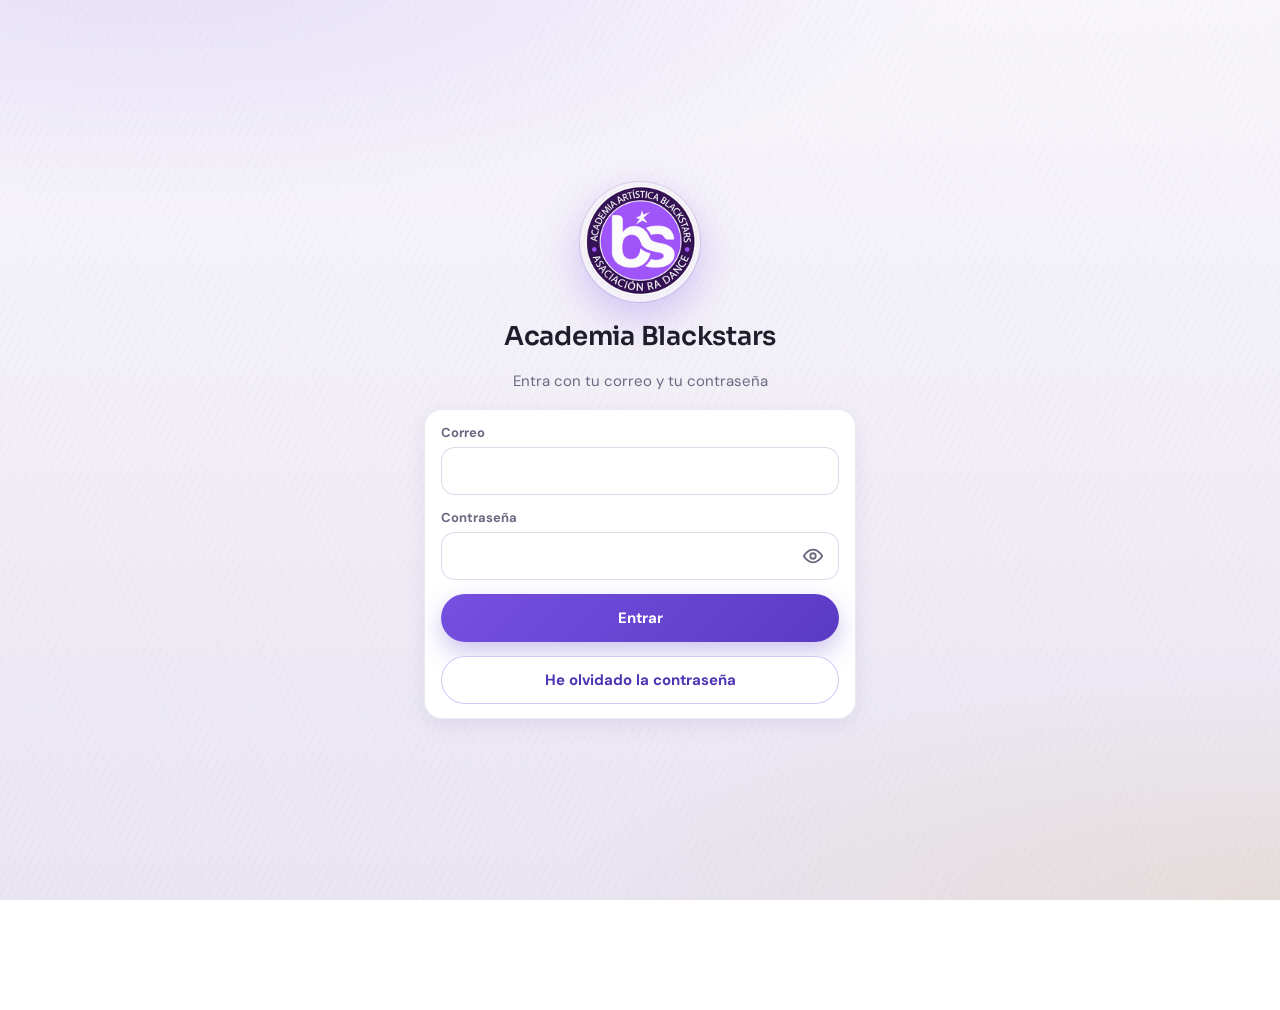
<file: index.html>
<!doctype html>
<html lang="es">
<head>
<meta charset="utf-8">
<meta name="viewport" content="width=device-width, initial-scale=1, viewport-fit=cover">
<title>Academia Blackstars</title>
<meta name="theme-color" content="#F8F6FB">
<meta name="robots" content="noindex">
<link rel="manifest" href="manifest.webmanifest">
<link rel="icon" href="icons/icon-192.png">
<link rel="apple-touch-icon" href="icons/apple-touch-icon.png">
<meta name="apple-mobile-web-app-capable" content="yes">
<meta name="apple-mobile-web-app-title" content="Blackstars">
<link rel="preconnect" href="https://cwgkmdxdvzrqtgpgqrru.supabase.co" crossorigin>
<link rel="preconnect" href="https://fonts.googleapis.com">
<link rel="stylesheet" href="https://fonts.googleapis.com/css2?family=Sora:wght@500;600;700&family=DM+Sans:wght@400;500;600;700&display=swap">
<link rel="stylesheet" href="styles.css?v=113">
</head>
<body>
<div id="fondo" aria-hidden="true"></div>
<div id="app"><div class="cargando">Cargando…</div></div>
<div id="aviso" role="status" aria-live="polite"></div>
<script src="config.js?v=60"></script>
<script src="vendor/supabase.js"></script>
<script src="app.js?v=113"></script>
</body>
</html>
</file>
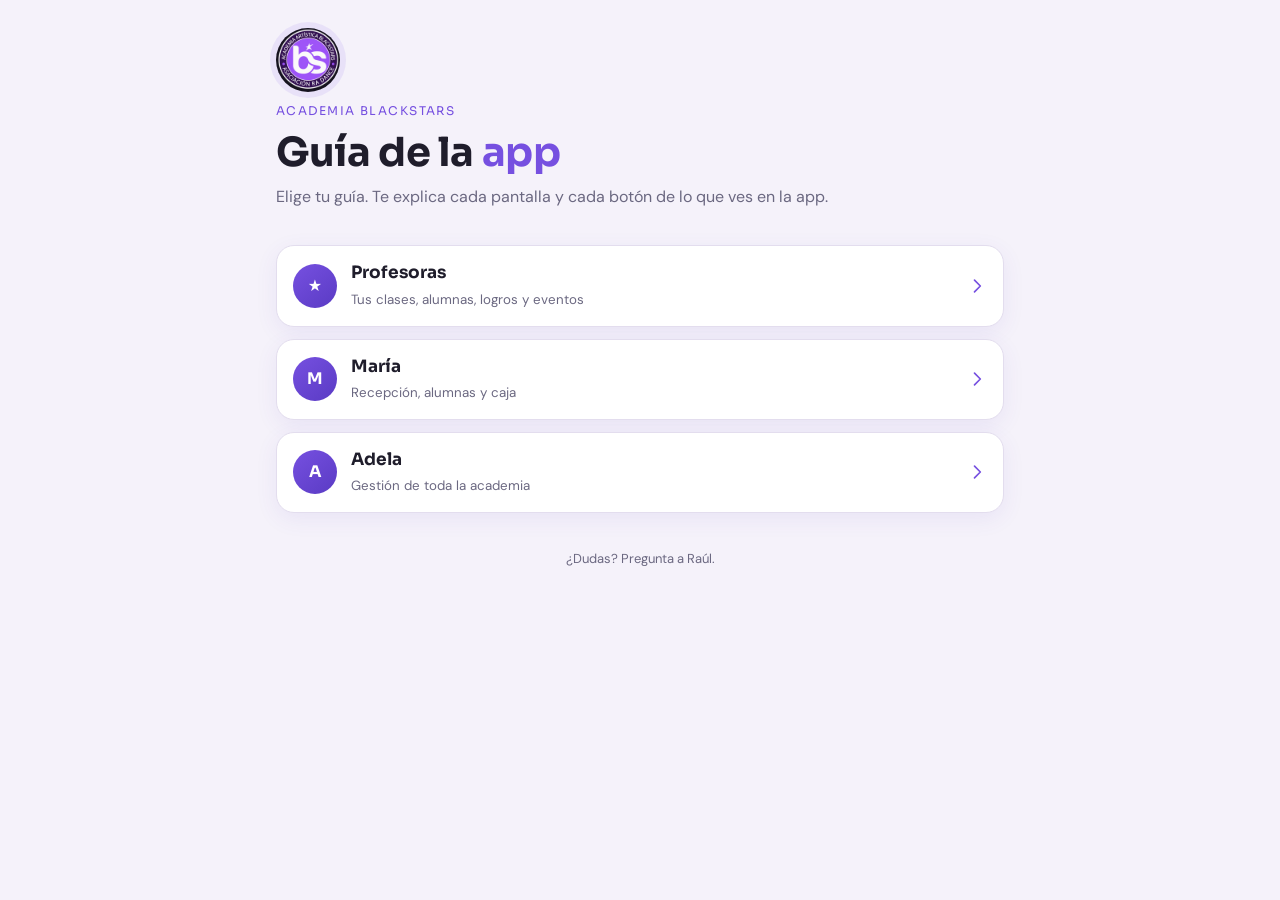
<file: guia/index.html>
<!doctype html><html lang="es"><head><meta charset="utf-8"><meta name="viewport" content="width=device-width,initial-scale=1,viewport-fit=cover"><meta name="robots" content="noindex"><meta name="theme-color" content="#7650E0"><link rel="icon" href="../icons/icon-192.png"><style>:root{padding-top:env(safe-area-inset-top);padding-bottom:env(safe-area-inset-bottom)}body{margin:0}[hidden]{display:none!important}</style></head><body><title>Guía app Blackstars</title>
<link rel="stylesheet" href="https://fonts.googleapis.com/css2?family=DM+Sans:opsz,wght@9..40,400;9..40,600&family=Sora:wght@600;700&display=swap">
<style>
:root{
  /* Guía de bolsillo con el aspecto de la app: fondo lavanda, tarjetas blancas, acento lila; índice y buscador arriba */
  --bg:#F5F2FA; --bg2:#EAE5F3; --card:#FFFFFF; --line:#E3DDEE; --fg:#1F1D2B; --fg2:#6B6881;
  --lila:#7650E0; --lila2:#5A3BC4; --lila-s:rgba(118,80,224,.10); --oro:#F2C48D; --oro-t:#3E3763; --oro-s:rgba(242,196,141,.30);
  --verde:#1F8A5C; --verde-s:rgba(31,138,92,.12); --rojo:#D12F3B; --rojo-s:rgba(209,47,59,.10); --gris-s:#EEEBF3;
  --sombra:0 6px 22px rgba(90,59,196,.08); --f-tit:'Sora',system-ui,sans-serif; --f-txt:'DM Sans',system-ui,sans-serif;
}
@media (prefers-color-scheme: dark){:root:not([data-theme="light"]){--bg:#15121D;--bg2:#1D1928;--card:#221E2F;--line:#342E46;--fg:#EEEAF7;--fg2:#A9A3BE;--lila:#A58BFF;--lila2:#B9A4FF;--lila-s:rgba(165,139,255,.16);--oro:#F2C48D;--oro-t:#F6D7B0;--oro-s:rgba(242,196,141,.16);--verde:#4FC08D;--verde-s:rgba(79,192,141,.15);--rojo:#FF6B75;--rojo-s:rgba(255,107,117,.14);--gris-s:#2C2739;--sombra:0 6px 22px rgba(0,0,0,.35);color-scheme:dark}}
:root[data-theme="dark"]{--bg:#15121D;--bg2:#1D1928;--card:#221E2F;--line:#342E46;--fg:#EEEAF7;--fg2:#A9A3BE;--lila:#A58BFF;--lila2:#B9A4FF;--lila-s:rgba(165,139,255,.16);--oro:#F2C48D;--oro-t:#F6D7B0;--oro-s:rgba(242,196,141,.16);--verde:#4FC08D;--verde-s:rgba(79,192,141,.15);--rojo:#FF6B75;--rojo-s:rgba(255,107,117,.14);--gris-s:#2C2739;--sombra:0 6px 22px rgba(0,0,0,.35);color-scheme:dark}
*{box-sizing:border-box}
body{background:var(--bg);color:var(--fg);font-family:var(--f-txt);font-size:16px;line-height:1.55;-webkit-text-size-adjust:100%}
body::before{content:"";position:fixed;inset:0 0 auto;height:env(safe-area-inset-top,0px);z-index:10;background:var(--bg)}
.envoltura{max-width:760px;margin:0 auto;padding-left:max(16px,env(safe-area-inset-left,0px));padding-right:max(16px,env(safe-area-inset-right,0px));padding-block:0 64px}
.portada{padding-block:28px 18px;display:grid;gap:10px}
.portada .sup{font-family:var(--f-tit);font-size:12px;letter-spacing:.12em;text-transform:uppercase;color:var(--lila)}
.portada h1{font-family:var(--f-tit);font-size:clamp(28px,7vw,40px);line-height:1.1;margin:0;text-wrap:balance;letter-spacing:-.01em}
.portada h1 em{font-style:normal;color:var(--lila)}
.portada p{margin:0;color:var(--fg2);max-width:60ch}
.quien{display:flex;align-items:center;gap:12px;background:var(--card);border:1px solid var(--line);border-radius:18px;padding:12px 14px;box-shadow:var(--sombra)}
.quien .av{width:44px;height:44px;border-radius:50%;display:grid;place-items:center;background:linear-gradient(140deg,var(--lila),var(--lila2));color:#fff;font-family:var(--f-tit);font-weight:700;flex:none;box-shadow:0 0 0 5px var(--lila-s)}
.quien b{font-family:var(--f-tit);display:block}
.quien small{color:var(--fg2)}
.barra-b{position:sticky;top:env(safe-area-inset-top,0px);z-index:5;background:var(--bg);padding-block:10px 8px;display:grid;gap:8px}
.buscador{display:flex;align-items:center;gap:8px;background:var(--card);border:1px solid var(--line);border-radius:14px;padding:0 6px 0 12px;min-height:48px;color:var(--fg2)}
.buscador:focus-within{border-color:var(--lila);box-shadow:0 0 0 3px var(--lila-s)}
.buscador input{flex:1;min-width:0;border:0;background:transparent;font:inherit;color:var(--fg);padding:10px 0;outline:none}
.buscador button{border:0;background:var(--gris-s);color:var(--fg2);border-radius:10px;min-height:36px;padding:0 10px;font:inherit;font-size:14px;cursor:pointer}
.indice{display:flex;gap:6px;overflow-x:auto;scrollbar-width:none;padding-bottom:2px}
.indice::-webkit-scrollbar{display:none}
.indice a{flex:none;display:inline-flex;align-items:center;gap:6px;text-decoration:none;color:var(--fg);background:var(--card);border:1px solid var(--line);border-radius:999px;padding:6px 12px;font-size:14px;min-height:36px;white-space:nowrap}
.indice a .i{color:var(--lila)}
.indice a:focus-visible,.pant summary:focus-visible,.buscador button:focus-visible,.acciones button:focus-visible{outline:2px solid var(--lila);outline-offset:2px}
.acciones{display:flex;gap:8px;justify-content:space-between;align-items:center;font-size:14px;color:var(--fg2)}
.acciones button{border:0;background:none;color:var(--lila);font:inherit;font-weight:600;cursor:pointer;min-height:36px;padding:0 4px}
.sec{margin-top:26px;scroll-margin-top:130px}
.sec-cab{display:flex;gap:12px;align-items:flex-start;margin-bottom:12px}
.s-ico{width:42px;height:42px;border-radius:14px;display:grid;place-items:center;background:var(--lila-s);color:var(--lila);flex:none}
.sec-cab h2{font-family:var(--f-tit);font-size:22px;margin:0;line-height:1.25;text-wrap:balance}
.sec-cab p{margin:2px 0 0;color:var(--fg2);font-size:15px}
.pant{background:var(--card);border:1px solid var(--line);border-radius:18px;margin-top:10px;box-shadow:var(--sombra);scroll-margin-top:130px}
.pant summary{list-style:none;display:flex;gap:12px;align-items:center;padding:12px 14px;cursor:pointer;min-height:56px}
.pant summary::-webkit-details-marker{display:none}
.p-ico{width:34px;height:34px;flex:none;border-radius:11px;background:var(--bg2);color:var(--lila);display:grid;place-items:center;flex:none}
.p-t{flex:1;min-width:0}
.p-t>b{display:block;font-family:var(--f-tit);font-size:16px;font-weight:600;line-height:1.3}
.p-t>small{display:block;color:var(--fg2);font-size:13px;margin-top:2px}
.p-fl{color:var(--fg2);transition:transform .2s;flex:none;display:grid;place-items:center;width:24px;height:24px}
.pant[open] .p-fl{transform:rotate(180deg)}
.p-c{padding:2px 16px 16px;border-top:1px solid var(--line);min-width:0}
.p-c>*:first-child{margin-top:12px}
.p-c p{margin:10px 0}
.p-c h4{font-family:var(--f-tit);font-size:14px;letter-spacing:.04em;text-transform:uppercase;color:var(--lila2);margin:18px 0 6px}
.p-c ul,.p-c ol{margin:8px 0;padding-left:20px;display:grid;gap:6px}
.pasos{counter-reset:p;list-style:none;padding-left:0!important}
.pasos li{counter-increment:p;position:relative;padding-left:36px;min-height:26px}
.pasos li::before{content:counter(p);position:absolute;left:0;top:0;width:26px;height:26px;border-radius:50%;background:var(--lila);color:#fff;font-family:var(--f-tit);font-size:13px;font-weight:700;display:grid;place-items:center}
.ruta{display:inline;color:var(--fg2)}
.ruta b{color:var(--lila);font-weight:700}
.bts{display:grid;gap:8px;margin:10px 0}
.bt{display:grid;grid-template-columns:fit-content(46%) 1fr;gap:10px;align-items:start}
.bt-d{min-width:0;padding-top:4px;font-size:15px}
.pill{display:inline-flex;align-items:center;gap:6px;min-height:32px;padding:4px 12px;border-radius:12px;font-weight:600;font-size:14px;line-height:1.25}
.pill.sec{background:var(--lila-s);color:var(--lila2)}
.pill.pri{background:linear-gradient(140deg,var(--lila),var(--lila2));color:#fff}
.pill.verde{background:var(--verde);color:#fff}
.pill.no{background:var(--rojo-s);color:var(--rojo)}
.pill.on{background:var(--lila);color:#fff}
.pill:empty,.pill:has(> svg:only-child){padding:4px 8px}
.chip{display:inline-block;font-size:12.5px;font-weight:600;padding:1px 9px;border-radius:999px;margin:0 2px;vertical-align:1px;white-space:nowrap}
.chip.mor{background:var(--lila-s);color:var(--lila2)} .chip.ok{background:var(--verde-s);color:var(--verde)}
.chip.no{background:var(--rojo-s);color:var(--rojo)} .chip.gris{background:var(--gris-s);color:var(--fg2)}
.chip.oro{background:var(--oro-s);color:var(--oro-t)}
.nota{background:var(--bg2);border-radius:12px;padding:10px 12px;font-size:14.5px;color:var(--fg2);margin:10px 0}
.nota.ojo{display:flex;gap:8px;align-items:flex-start;background:var(--oro-s);color:var(--oro-t)}
.nota.ojo .i{flex:none;margin-top:2px}
.tabla{overflow-x:auto;margin:10px 0;border:1px solid var(--line);border-radius:12px}
table{border-collapse:collapse;width:100%;font-size:14px;min-width:460px}
th,td{text-align:left;padding:8px 10px;border-bottom:1px solid var(--line);vertical-align:top}
th{font-family:var(--f-tit);font-size:12.5px;letter-spacing:.04em;text-transform:uppercase;color:var(--fg2);background:var(--bg2)}
tr:last-child td{border-bottom:0}
.qv td:not(:first-child){color:var(--fg2)}
.qv td:first-child{font-weight:600}
.maq{background:var(--bg2);border-radius:16px;padding:12px;margin:10px 0}
.maq-cab{display:flex;align-items:center;gap:10px;background:var(--card);border-radius:14px;padding:10px 12px;border:1px solid var(--line)}
.maq-logo{width:34px;height:34px;border-radius:50%;background:#16131F;color:var(--oro);display:grid;place-items:center;box-shadow:0 0 0 4px var(--lila-s);flex:none}
.maq-t{flex:1;min-width:0}.maq-t small{display:block;font-size:10.5px;color:var(--fg2)}.maq-t b{font-family:var(--f-tit)}
.maq-cam{position:relative;color:var(--fg)}.maq-cam i{position:absolute;top:0;right:0;width:8px;height:8px;border-radius:50%;background:var(--rojo)}
.maq-ins{background:var(--oro-s);color:var(--oro-t);border-radius:10px;padding:2px 8px;font-size:12px;font-weight:700;line-height:1.2;text-align:center}
.maq-ins small{display:block;font-size:10px;font-weight:600;opacity:.8}
.maq-nav{display:flex;justify-content:space-around;background:var(--card);border-radius:18px;padding:8px 4px;border:1px solid var(--line);box-shadow:var(--sombra)}
.maq-nav span{display:grid;justify-items:center;gap:2px;font-size:11.5px;color:var(--fg2)}
.maq-nav span.on{color:var(--lila)}
.sin{display:none;text-align:center;color:var(--fg2);padding:30px 0}
mark{background:var(--oro-s);color:inherit;border-radius:3px;padding:0 1px}
.pie{margin-top:36px;color:var(--fg2);font-size:13px;text-align:center}
@media (prefers-reduced-motion: reduce){.p-fl{transition:none}html{scroll-behavior:auto}}
html{scroll-behavior:smooth}

.lista-g{display:grid;gap:12px;margin-top:18px}
.g{display:flex;align-items:center;gap:14px;text-decoration:none;color:var(--fg);background:var(--card);border:1px solid var(--line);border-radius:18px;padding:14px 16px;box-shadow:var(--sombra);min-height:72px}
.g span:nth-child(2){flex:1;min-width:0} .g b{display:block;font-family:var(--f-tit);font-size:17px} .g small{color:var(--fg2)} .g .i{color:var(--lila)}
.g .av{width:44px;height:44px;border-radius:50%;display:grid;place-items:center;background:linear-gradient(140deg,var(--lila),var(--lila2));color:#fff;font-family:var(--f-tit);font-weight:700;flex:none}
.logo{width:64px;height:64px;border-radius:50%;box-shadow:0 0 0 6px var(--lila-s);background:#16131F}
</style>
<div class="envoltura"><header class="portada"><img class="logo" src="../icons/logo.png" alt="Blackstars">
<div class="sup">Academia Blackstars</div><h1>Guía de la <em>app</em></h1><p>Elige tu guía. Te explica cada pantalla y cada botón de lo que ves en la app.</p></header>
<nav class="lista-g"><a class="g" href="profesoras/"><span class="av">★</span><span><b>Profesoras</b><small>Tus clases, alumnas, logros y eventos</small></span><svg class="i" width="20" height="20" viewBox="0 0 24 24" fill="none" stroke="currentColor" stroke-width="2" stroke-linecap="round" stroke-linejoin="round" aria-hidden="true"><path d="M9 5l7 7-7 7"/></svg></a><a class="g" href="maria/"><span class="av">M</span><span><b>María</b><small>Recepción, alumnas y caja</small></span><svg class="i" width="20" height="20" viewBox="0 0 24 24" fill="none" stroke="currentColor" stroke-width="2" stroke-linecap="round" stroke-linejoin="round" aria-hidden="true"><path d="M9 5l7 7-7 7"/></svg></a><a class="g" href="adela/"><span class="av">A</span><span><b>Adela</b><small>Gestión de toda la academia</small></span><svg class="i" width="20" height="20" viewBox="0 0 24 24" fill="none" stroke="currentColor" stroke-width="2" stroke-linecap="round" stroke-linejoin="round" aria-hidden="true"><path d="M9 5l7 7-7 7"/></svg></a></nav>
<p class="pie">¿Dudas? Pregunta a Raúl.</p></div></body></html>
</file>
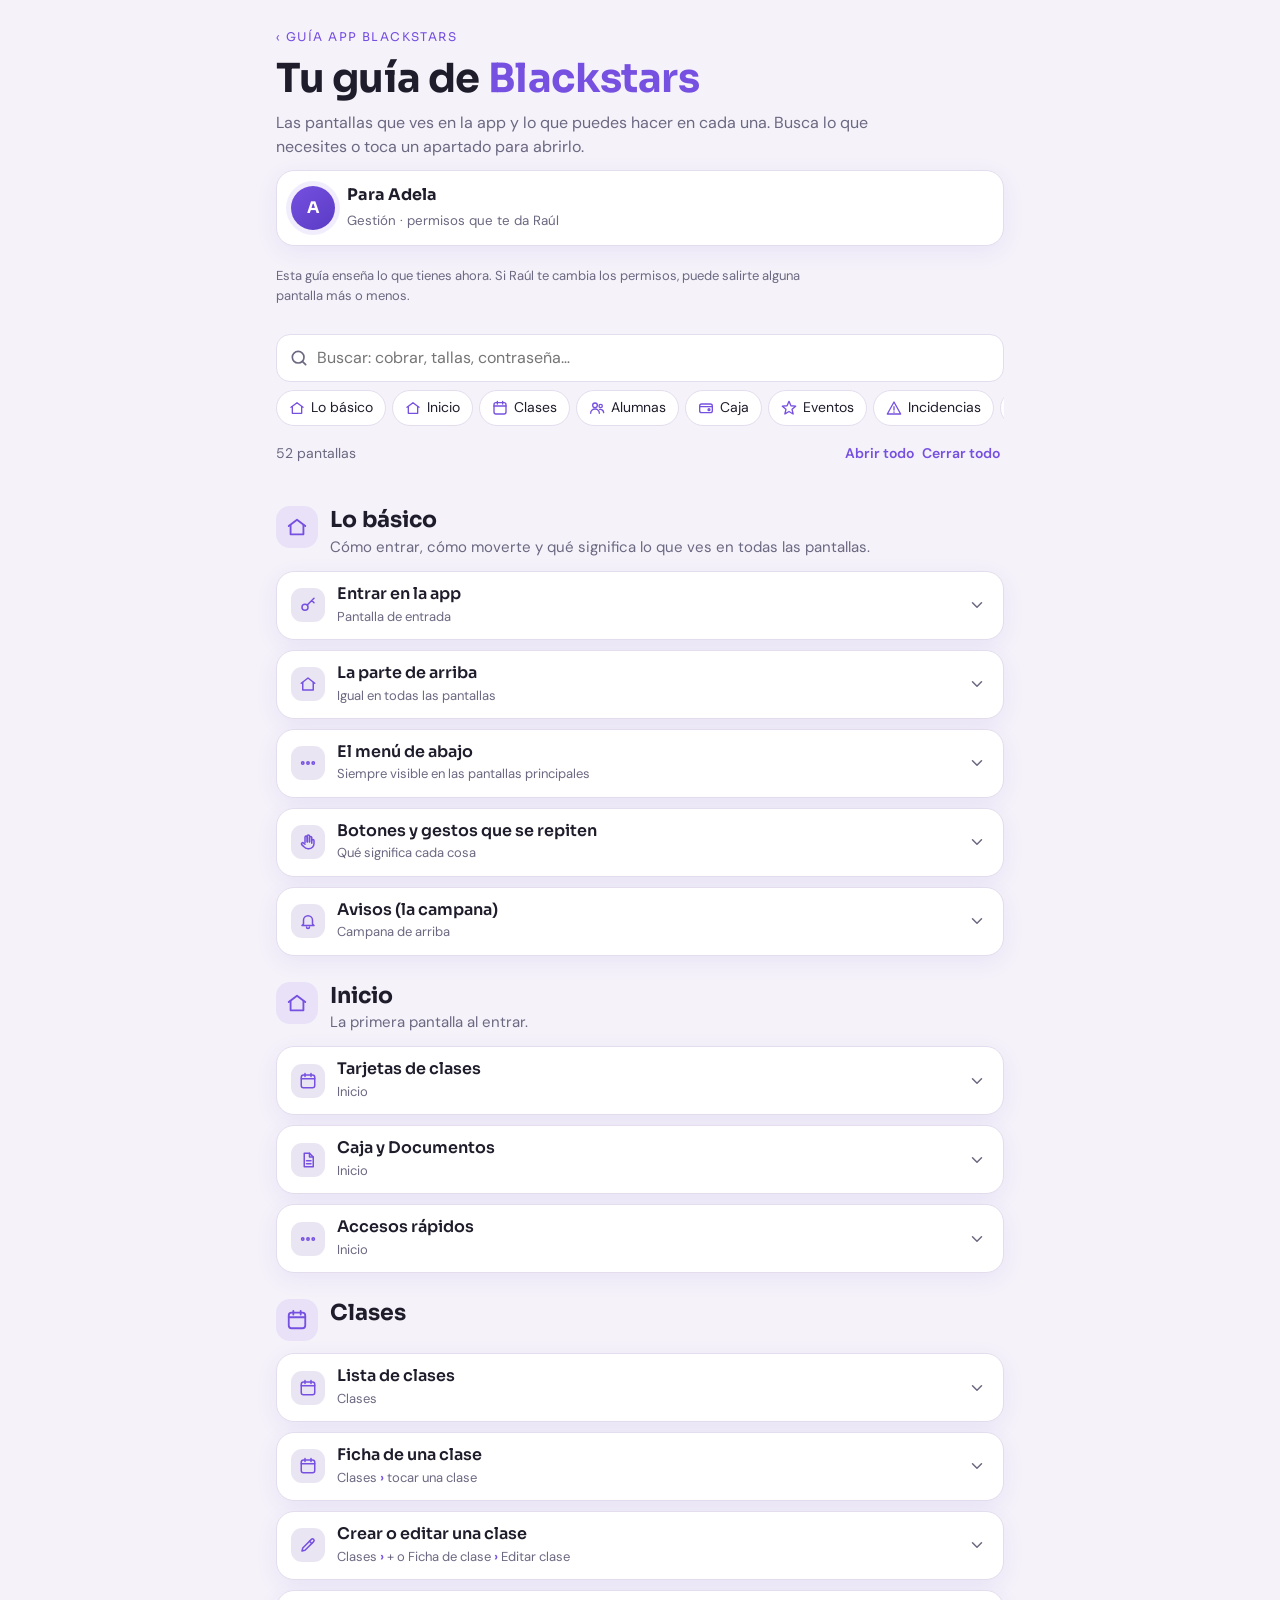
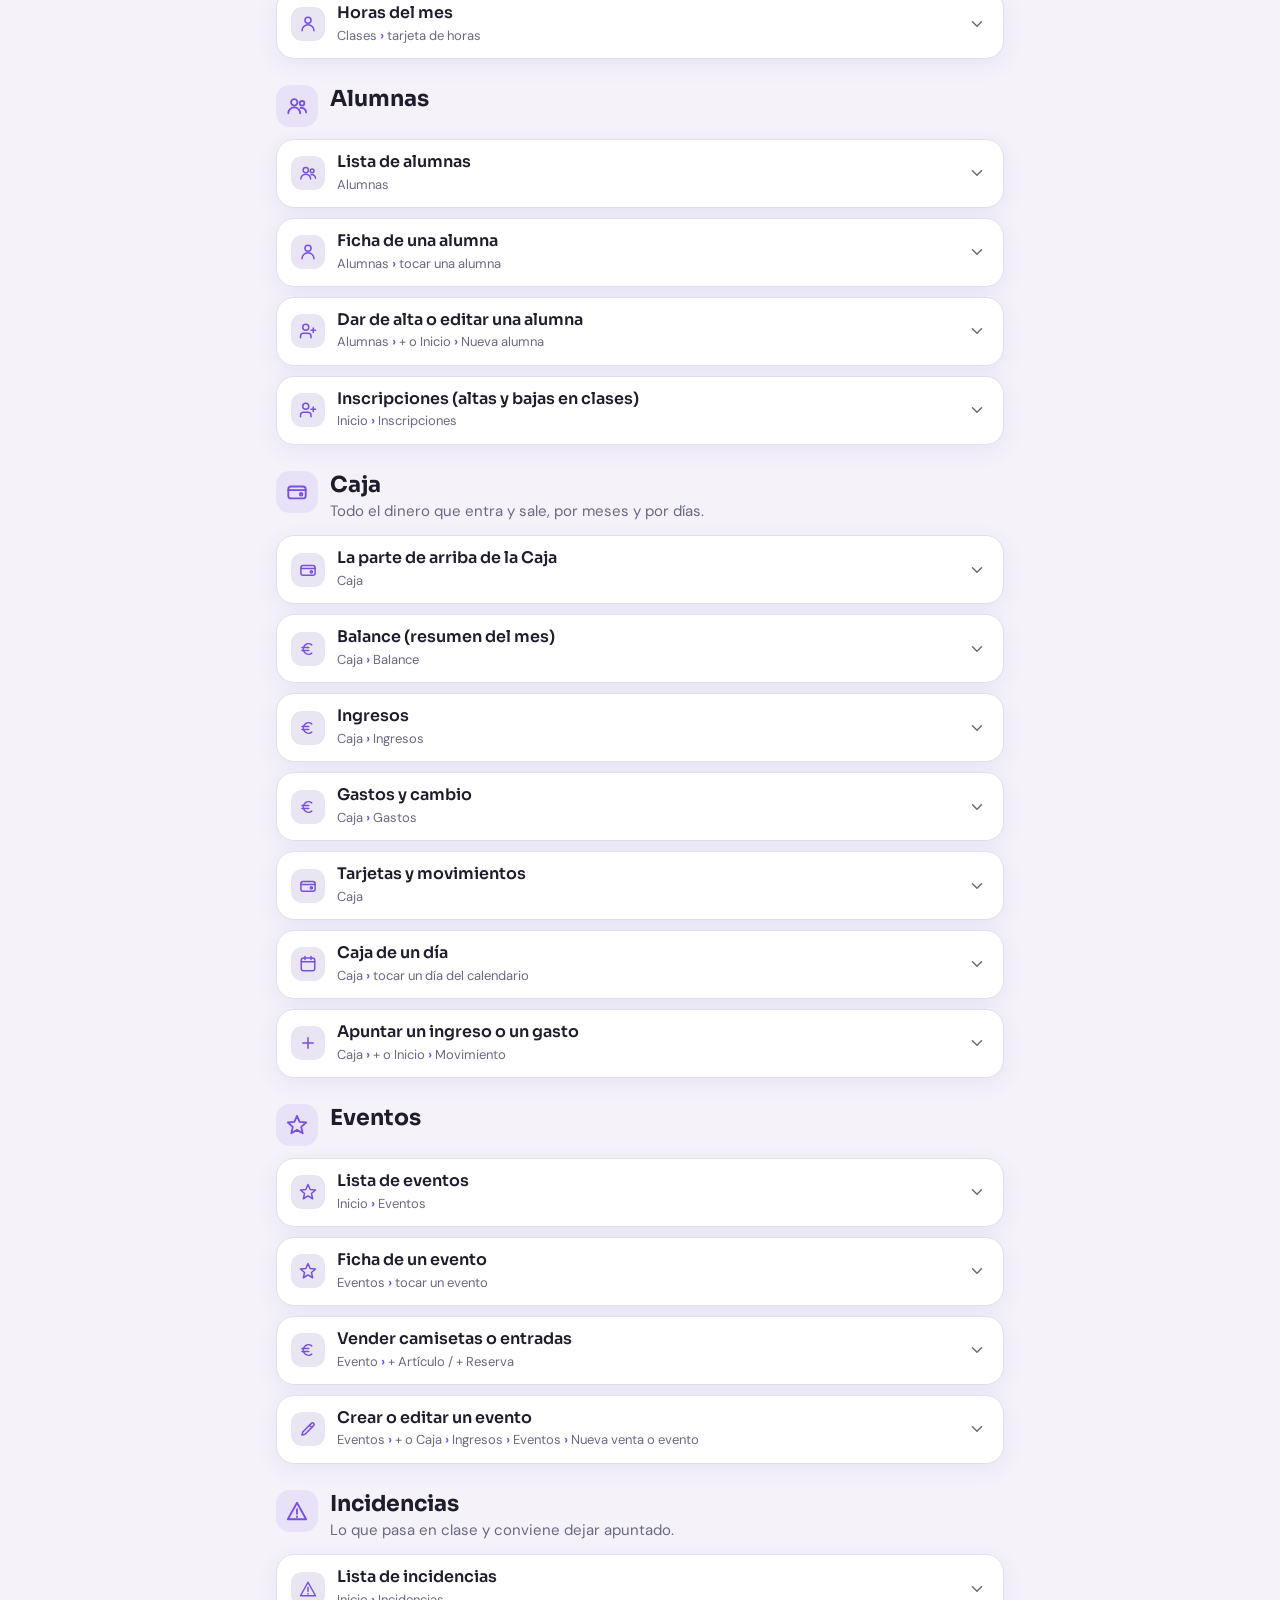
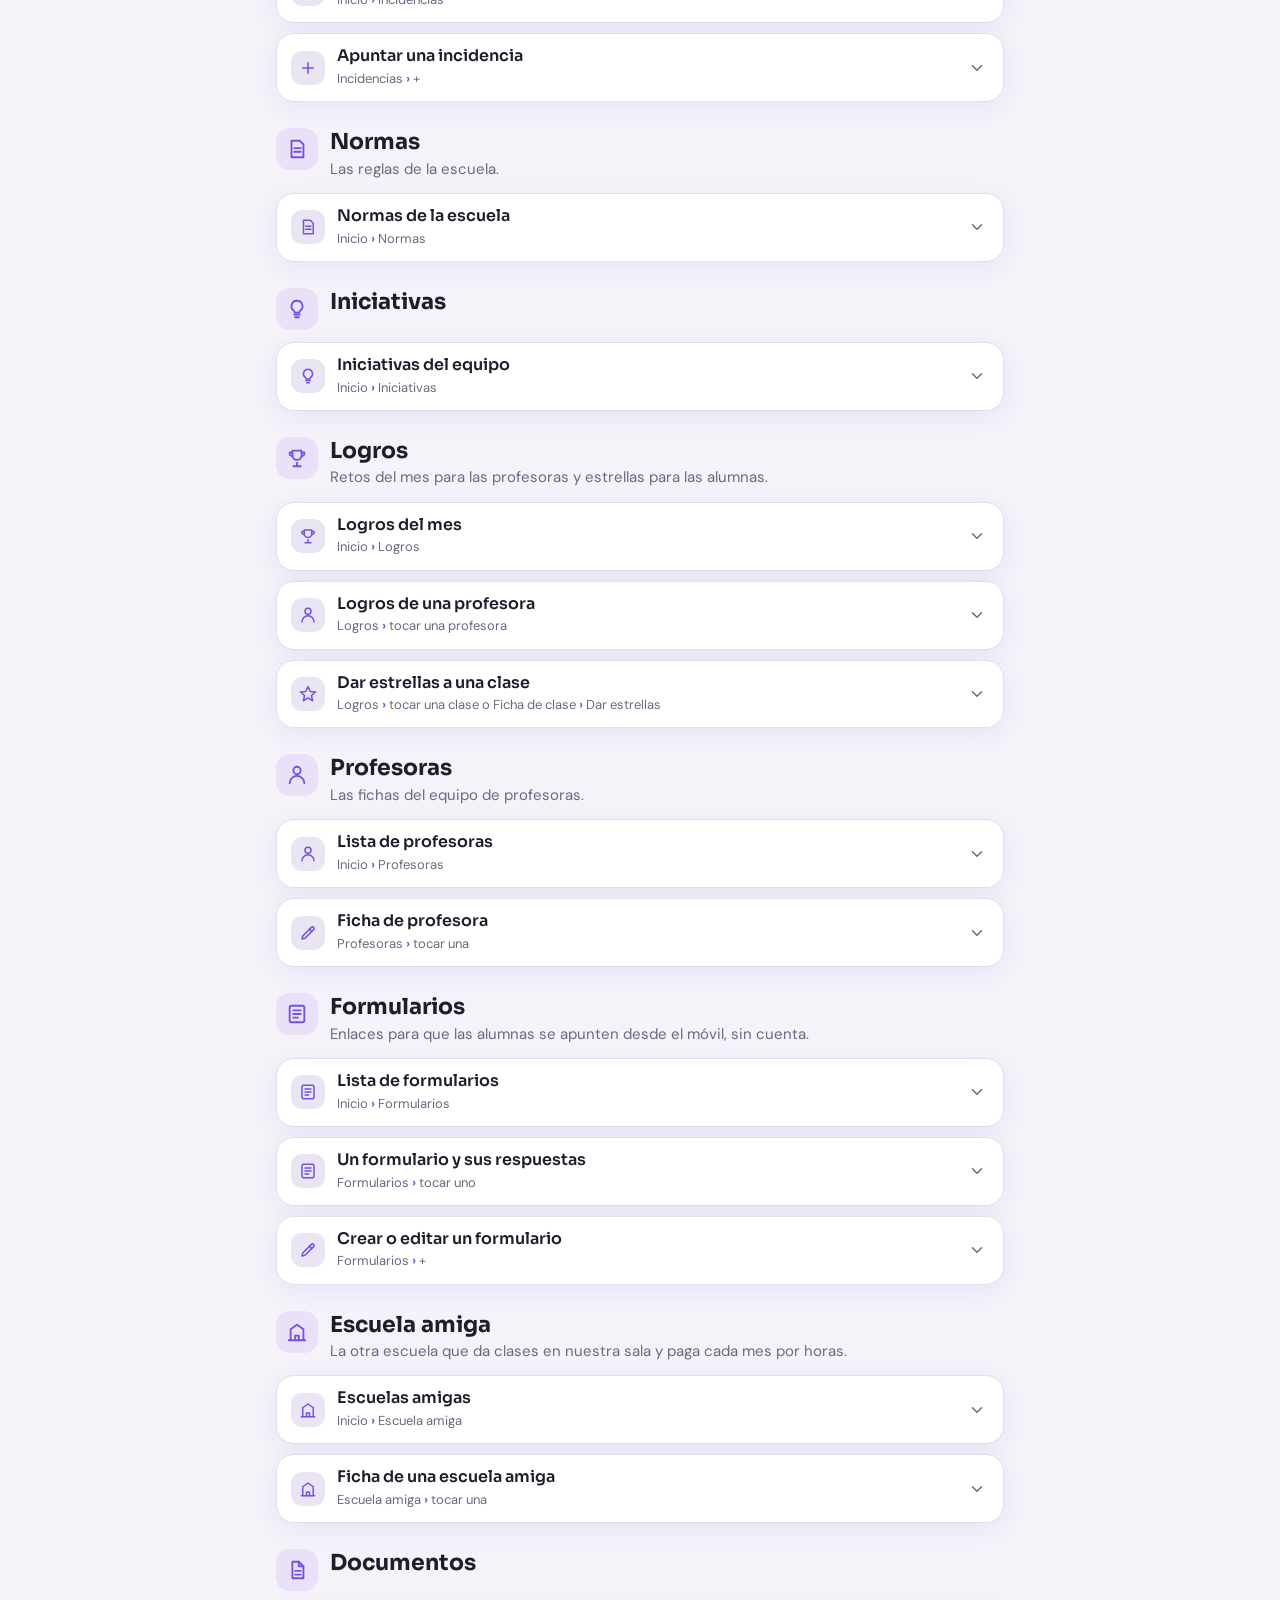
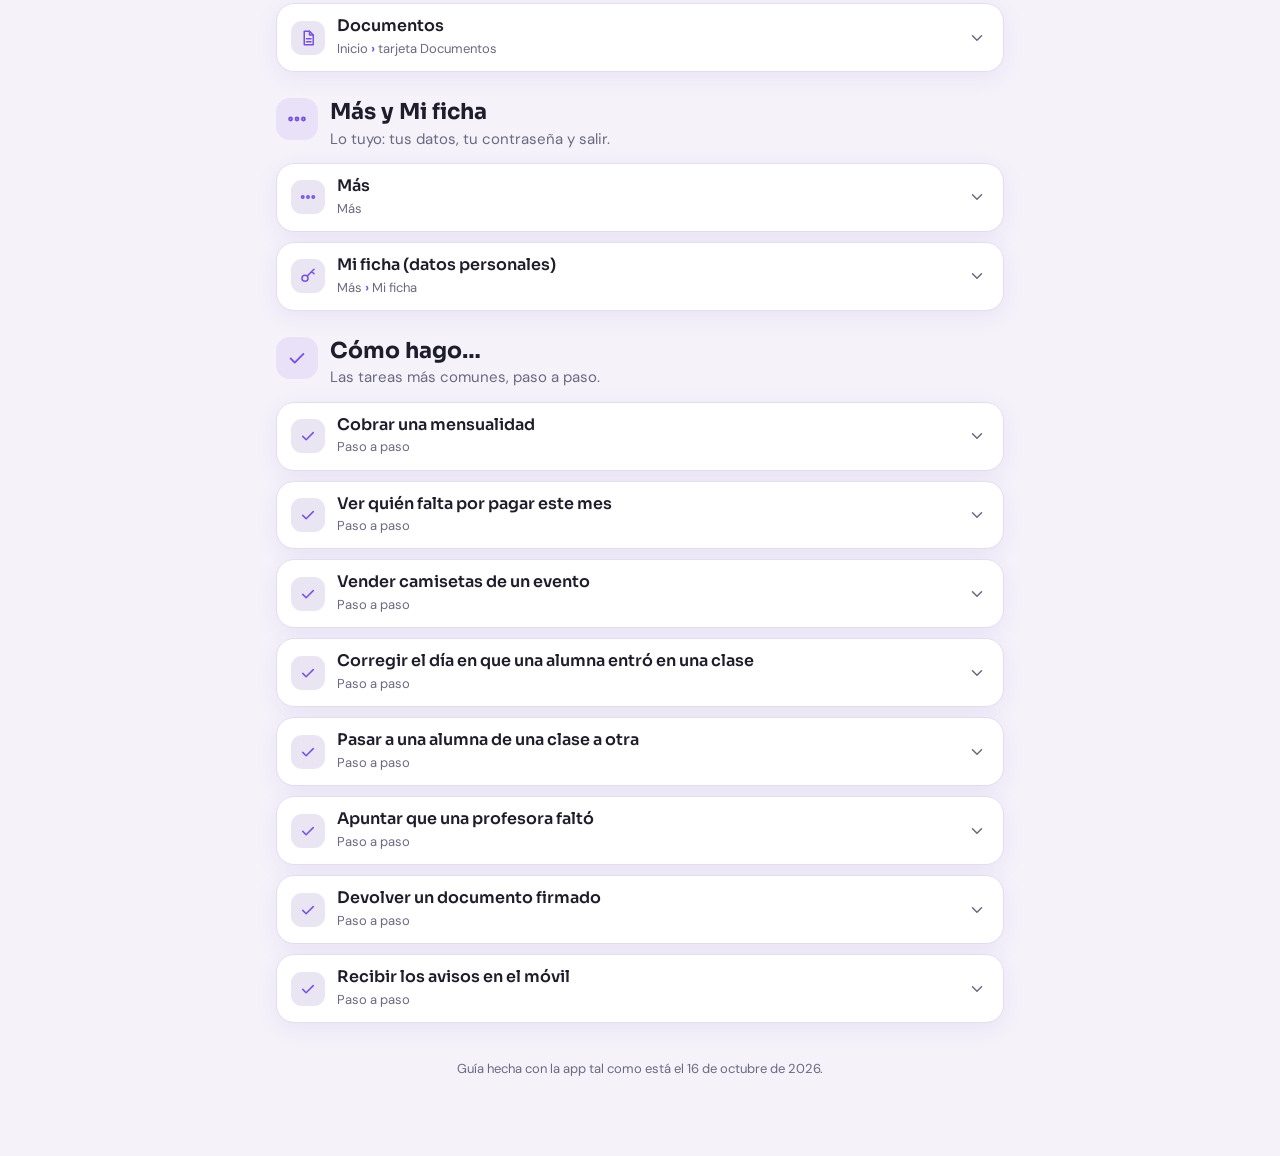
<file: guia/adela/index.html>
<!doctype html><html lang="es"><head><meta charset="utf-8"><meta name="viewport" content="width=device-width,initial-scale=1,viewport-fit=cover"><meta name="robots" content="noindex"><meta name="theme-color" content="#7650E0"><link rel="icon" href="../../icons/icon-192.png"><style>:root{padding-top:env(safe-area-inset-top);padding-bottom:env(safe-area-inset-bottom)}body{margin:0}[hidden]{display:none!important}</style></head><body><title>Guía Blackstars de Adela</title>
<meta name="claude:viewport-fit-sides" content="cover">
<link rel="preconnect" href="https://fonts.googleapis.com"><link rel="preconnect" href="https://fonts.gstatic.com" crossorigin>
<link rel="stylesheet" href="https://fonts.googleapis.com/css2?family=DM+Sans:opsz,wght@9..40,400;9..40,600;9..40,700&family=Sora:wght@600;700&display=swap">
<style>
:root{
  /* Guía de bolsillo con el aspecto de la app: fondo lavanda, tarjetas blancas, acento lila; índice y buscador arriba */
  --bg:#F5F2FA; --bg2:#EAE5F3; --card:#FFFFFF; --line:#E3DDEE; --fg:#1F1D2B; --fg2:#6B6881;
  --lila:#7650E0; --lila2:#5A3BC4; --lila-s:rgba(118,80,224,.10); --oro:#F2C48D; --oro-t:#3E3763; --oro-s:rgba(242,196,141,.30);
  --verde:#1F8A5C; --verde-s:rgba(31,138,92,.12); --rojo:#D12F3B; --rojo-s:rgba(209,47,59,.10); --gris-s:#EEEBF3;
  --sombra:0 6px 22px rgba(90,59,196,.08); --f-tit:'Sora',system-ui,sans-serif; --f-txt:'DM Sans',system-ui,sans-serif;
}
@media (prefers-color-scheme: dark){:root:not([data-theme="light"]){--bg:#15121D;--bg2:#1D1928;--card:#221E2F;--line:#342E46;--fg:#EEEAF7;--fg2:#A9A3BE;--lila:#A58BFF;--lila2:#B9A4FF;--lila-s:rgba(165,139,255,.16);--oro:#F2C48D;--oro-t:#F6D7B0;--oro-s:rgba(242,196,141,.16);--verde:#4FC08D;--verde-s:rgba(79,192,141,.15);--rojo:#FF6B75;--rojo-s:rgba(255,107,117,.14);--gris-s:#2C2739;--sombra:0 6px 22px rgba(0,0,0,.35);color-scheme:dark}}
:root[data-theme="dark"]{--bg:#15121D;--bg2:#1D1928;--card:#221E2F;--line:#342E46;--fg:#EEEAF7;--fg2:#A9A3BE;--lila:#A58BFF;--lila2:#B9A4FF;--lila-s:rgba(165,139,255,.16);--oro:#F2C48D;--oro-t:#F6D7B0;--oro-s:rgba(242,196,141,.16);--verde:#4FC08D;--verde-s:rgba(79,192,141,.15);--rojo:#FF6B75;--rojo-s:rgba(255,107,117,.14);--gris-s:#2C2739;--sombra:0 6px 22px rgba(0,0,0,.35);color-scheme:dark}
*{box-sizing:border-box}
body{background:var(--bg);color:var(--fg);font-family:var(--f-txt);font-size:16px;line-height:1.55;-webkit-text-size-adjust:100%}
body::before{content:"";position:fixed;inset:0 0 auto;height:env(safe-area-inset-top,0px);z-index:10;background:var(--bg)}
.envoltura{max-width:760px;margin:0 auto;padding-left:max(16px,env(safe-area-inset-left,0px));padding-right:max(16px,env(safe-area-inset-right,0px));padding-block:0 64px}
.portada{padding-block:28px 18px;display:grid;gap:10px}
.portada .sup{font-family:var(--f-tit);font-size:12px;letter-spacing:.12em;text-transform:uppercase;color:var(--lila)}
.portada h1{font-family:var(--f-tit);font-size:clamp(28px,7vw,40px);line-height:1.1;margin:0;text-wrap:balance;letter-spacing:-.01em}
.portada h1 em{font-style:normal;color:var(--lila)}
.portada p{margin:0;color:var(--fg2);max-width:60ch}
.quien{display:flex;align-items:center;gap:12px;background:var(--card);border:1px solid var(--line);border-radius:18px;padding:12px 14px;box-shadow:var(--sombra)}
.quien .av{width:44px;height:44px;border-radius:50%;display:grid;place-items:center;background:linear-gradient(140deg,var(--lila),var(--lila2));color:#fff;font-family:var(--f-tit);font-weight:700;flex:none;box-shadow:0 0 0 5px var(--lila-s)}
.quien b{font-family:var(--f-tit);display:block}
.quien small{color:var(--fg2)}
.barra-b{position:sticky;top:env(safe-area-inset-top,0px);z-index:5;background:var(--bg);padding-block:10px 8px;display:grid;gap:8px}
.buscador{display:flex;align-items:center;gap:8px;background:var(--card);border:1px solid var(--line);border-radius:14px;padding:0 6px 0 12px;min-height:48px;color:var(--fg2)}
.buscador:focus-within{border-color:var(--lila);box-shadow:0 0 0 3px var(--lila-s)}
.buscador input{flex:1;min-width:0;border:0;background:transparent;font:inherit;color:var(--fg);padding:10px 0;outline:none}
.buscador button{border:0;background:var(--gris-s);color:var(--fg2);border-radius:10px;min-height:36px;padding:0 10px;font:inherit;font-size:14px;cursor:pointer}
.indice{display:flex;gap:6px;overflow-x:auto;scrollbar-width:none;padding-bottom:2px}
.indice::-webkit-scrollbar{display:none}
.indice a{flex:none;display:inline-flex;align-items:center;gap:6px;text-decoration:none;color:var(--fg);background:var(--card);border:1px solid var(--line);border-radius:999px;padding:6px 12px;font-size:14px;min-height:36px;white-space:nowrap}
.indice a .i{color:var(--lila)}
.indice a:focus-visible,.pant summary:focus-visible,.buscador button:focus-visible,.acciones button:focus-visible{outline:2px solid var(--lila);outline-offset:2px}
.acciones{display:flex;gap:8px;justify-content:space-between;align-items:center;font-size:14px;color:var(--fg2)}
.acciones button{border:0;background:none;color:var(--lila);font:inherit;font-weight:600;cursor:pointer;min-height:36px;padding:0 4px}
.sec{margin-top:26px;scroll-margin-top:130px}
.sec-cab{display:flex;gap:12px;align-items:flex-start;margin-bottom:12px}
.s-ico{width:42px;height:42px;border-radius:14px;display:grid;place-items:center;background:var(--lila-s);color:var(--lila);flex:none}
.sec-cab h2{font-family:var(--f-tit);font-size:22px;margin:0;line-height:1.25;text-wrap:balance}
.sec-cab p{margin:2px 0 0;color:var(--fg2);font-size:15px}
.pant{background:var(--card);border:1px solid var(--line);border-radius:18px;margin-top:10px;box-shadow:var(--sombra);scroll-margin-top:130px}
.pant summary{list-style:none;display:flex;gap:12px;align-items:center;padding:12px 14px;cursor:pointer;min-height:56px}
.pant summary::-webkit-details-marker{display:none}
.p-ico{width:34px;height:34px;flex:none;border-radius:11px;background:var(--bg2);color:var(--lila);display:grid;place-items:center;flex:none}
.p-t{flex:1;min-width:0}
.p-t>b{display:block;font-family:var(--f-tit);font-size:16px;font-weight:600;line-height:1.3}
.p-t>small{display:block;color:var(--fg2);font-size:13px;margin-top:2px}
.p-fl{color:var(--fg2);transition:transform .2s;flex:none;display:grid;place-items:center;width:24px;height:24px}
.pant[open] .p-fl{transform:rotate(180deg)}
.p-c{padding:2px 16px 16px;border-top:1px solid var(--line);min-width:0}
.p-c>*:first-child{margin-top:12px}
.p-c p{margin:10px 0}
.p-c h4{font-family:var(--f-tit);font-size:14px;letter-spacing:.04em;text-transform:uppercase;color:var(--lila2);margin:18px 0 6px}
.p-c ul,.p-c ol{margin:8px 0;padding-left:20px;display:grid;gap:6px}
.pasos{counter-reset:p;list-style:none;padding-left:0!important}
.pasos li{counter-increment:p;position:relative;padding-left:36px;min-height:26px}
.pasos li::before{content:counter(p);position:absolute;left:0;top:0;width:26px;height:26px;border-radius:50%;background:var(--lila);color:#fff;font-family:var(--f-tit);font-size:13px;font-weight:700;display:grid;place-items:center}
.ruta{display:inline;color:var(--fg2)}
.ruta b{color:var(--lila);font-weight:700}
.bts{display:grid;gap:8px;margin:10px 0}
.bt{display:grid;grid-template-columns:fit-content(46%) 1fr;gap:10px;align-items:start}
.bt-d{min-width:0;padding-top:4px;font-size:15px}
.pill{display:inline-flex;align-items:center;gap:6px;min-height:32px;padding:4px 12px;border-radius:12px;font-weight:600;font-size:14px;line-height:1.25}
.pill.sec{background:var(--lila-s);color:var(--lila2)}
.pill.pri{background:linear-gradient(140deg,var(--lila),var(--lila2));color:#fff}
.pill.verde{background:var(--verde);color:#fff}
.pill.no{background:var(--rojo-s);color:var(--rojo)}
.pill.on{background:var(--lila);color:#fff}
.pill:empty,.pill:has(> svg:only-child){padding:4px 8px}
.chip{display:inline-block;font-size:12.5px;font-weight:600;padding:1px 9px;border-radius:999px;margin:0 2px;vertical-align:1px;white-space:nowrap}
.chip.mor{background:var(--lila-s);color:var(--lila2)} .chip.ok{background:var(--verde-s);color:var(--verde)}
.chip.no{background:var(--rojo-s);color:var(--rojo)} .chip.gris{background:var(--gris-s);color:var(--fg2)}
.chip.oro{background:var(--oro-s);color:var(--oro-t)}
.nota{background:var(--bg2);border-radius:12px;padding:10px 12px;font-size:14.5px;color:var(--fg2);margin:10px 0}
.nota.ojo{display:flex;gap:8px;align-items:flex-start;background:var(--oro-s);color:var(--oro-t)}
.nota.ojo .i{flex:none;margin-top:2px}
.tabla{overflow-x:auto;margin:10px 0;border:1px solid var(--line);border-radius:12px}
table{border-collapse:collapse;width:100%;font-size:14px;min-width:460px}
th,td{text-align:left;padding:8px 10px;border-bottom:1px solid var(--line);vertical-align:top}
th{font-family:var(--f-tit);font-size:12.5px;letter-spacing:.04em;text-transform:uppercase;color:var(--fg2);background:var(--bg2)}
tr:last-child td{border-bottom:0}
.qv td:not(:first-child){color:var(--fg2)}
.qv td:first-child{font-weight:600}
.maq{background:var(--bg2);border-radius:16px;padding:12px;margin:10px 0}
.maq-cab{display:flex;align-items:center;gap:10px;background:var(--card);border-radius:14px;padding:10px 12px;border:1px solid var(--line)}
.maq-logo{width:34px;height:34px;border-radius:50%;background:#16131F;color:var(--oro);display:grid;place-items:center;box-shadow:0 0 0 4px var(--lila-s);flex:none}
.maq-t{flex:1;min-width:0}.maq-t small{display:block;font-size:10.5px;color:var(--fg2)}.maq-t b{font-family:var(--f-tit)}
.maq-cam{position:relative;color:var(--fg)}.maq-cam i{position:absolute;top:0;right:0;width:8px;height:8px;border-radius:50%;background:var(--rojo)}
.maq-ins{background:var(--oro-s);color:var(--oro-t);border-radius:10px;padding:2px 8px;font-size:12px;font-weight:700;line-height:1.2;text-align:center}
.maq-ins small{display:block;font-size:10px;font-weight:600;opacity:.8}
.maq-nav{display:flex;justify-content:space-around;background:var(--card);border-radius:18px;padding:8px 4px;border:1px solid var(--line);box-shadow:var(--sombra)}
.maq-nav span{display:grid;justify-items:center;gap:2px;font-size:11.5px;color:var(--fg2)}
.maq-nav span.on{color:var(--lila)}
.sin{display:none;text-align:center;color:var(--fg2);padding:30px 0}
mark{background:var(--oro-s);color:inherit;border-radius:3px;padding:0 1px}
.pie{margin-top:36px;color:var(--fg2);font-size:13px;text-align:center}
@media (prefers-reduced-motion: reduce){.p-fl{transition:none}html{scroll-behavior:auto}}
html{scroll-behavior:smooth}
</style>
<div class="envoltura">
  <header class="portada">
    <div class="sup"><a href="../" style="color:inherit;text-decoration:none">‹ Guía app Blackstars</a></div>
    <h1>Tu guía de <em>Blackstars</em></h1>
    <p>Las pantallas que ves en la app y lo que puedes hacer en cada una. Busca lo que necesites o toca un apartado para abrirlo.</p>
    <div class="quien"><span class="av">A</span><span><b>Para Adela</b><small>Gestión · permisos que te da Raúl</small></span></div>
    <p class="pie" style="margin:10px 0 0;text-align:left">Esta guía enseña lo que tienes ahora. Si Raúl te cambia los permisos, puede salirte alguna pantalla más o menos.</p>
  </header>
  <div class="barra-b">
    <label class="buscador" for="buscar"><svg class="i" width="20" height="20" viewBox="0 0 24 24" fill="none" stroke="currentColor" stroke-width="2" stroke-linecap="round" stroke-linejoin="round" aria-hidden="true"><circle cx="11" cy="11" r="7"/><path d="M20 20l-4-4"/></svg><input id="buscar" type="search" placeholder="Buscar: cobrar, tallas, contraseña…" autocomplete="off"><button type="button" id="limpiar" hidden>Borrar</button></label>
    <nav class="indice" aria-label="Apartados"><a href="#basico"><svg class="i" width="16" height="16" viewBox="0 0 24 24" fill="none" stroke="currentColor" stroke-width="2" stroke-linecap="round" stroke-linejoin="round" aria-hidden="true"><path d="M3 11l9-7 9 7"/><path d="M5 10v10h14V10"/></svg>Lo básico</a><a href="#inicio"><svg class="i" width="16" height="16" viewBox="0 0 24 24" fill="none" stroke="currentColor" stroke-width="2" stroke-linecap="round" stroke-linejoin="round" aria-hidden="true"><path d="M3 11l9-7 9 7"/><path d="M5 10v10h14V10"/></svg>Inicio</a><a href="#clases"><svg class="i" width="16" height="16" viewBox="0 0 24 24" fill="none" stroke="currentColor" stroke-width="2" stroke-linecap="round" stroke-linejoin="round" aria-hidden="true"><rect x="3" y="4" width="18" height="17" rx="3"/><path d="M3 9h18M8 2v4M16 2v4"/></svg>Clases</a><a href="#alumnas"><svg class="i" width="16" height="16" viewBox="0 0 24 24" fill="none" stroke="currentColor" stroke-width="2" stroke-linecap="round" stroke-linejoin="round" aria-hidden="true"><circle cx="9" cy="8" r="3.5"/><path d="M2.5 20a6.5 6.5 0 0 1 13 0"/><circle cx="17.5" cy="9" r="2.5"/><path d="M16 14.2a5 5 0 0 1 6 4.8"/></svg>Alumnas</a><a href="#caja"><svg class="i" width="16" height="16" viewBox="0 0 24 24" fill="none" stroke="currentColor" stroke-width="2" stroke-linecap="round" stroke-linejoin="round" aria-hidden="true"><rect x="2.5" y="6" width="19" height="13" rx="3"/><path d="M2.5 10h19"/><circle cx="16.5" cy="14.5" r="1.4"/></svg>Caja</a><a href="#eventos"><svg class="i" width="16" height="16" viewBox="0 0 24 24" fill="none" stroke="currentColor" stroke-width="2" stroke-linecap="round" stroke-linejoin="round" aria-hidden="true"><path d="M12 2l2.9 6.6 7.1.7-5.4 4.7 1.6 7-6.2-3.7-6.2 3.7 1.6-7L2 9.3l7.1-.7z"/></svg>Eventos</a><a href="#incidencias"><svg class="i" width="16" height="16" viewBox="0 0 24 24" fill="none" stroke="currentColor" stroke-width="2" stroke-linecap="round" stroke-linejoin="round" aria-hidden="true"><path d="M12 3l10 18H2z"/><path d="M12 10v5M12 18v.5"/></svg>Incidencias</a><a href="#normas"><svg class="i" width="16" height="16" viewBox="0 0 24 24" fill="none" stroke="currentColor" stroke-width="2" stroke-linecap="round" stroke-linejoin="round" aria-hidden="true"><path d="M6 3h9l4 4v14H6z"/><path d="M9 11h7M9 15h7"/></svg>Normas</a><a href="#iniciativas"><svg class="i" width="16" height="16" viewBox="0 0 24 24" fill="none" stroke="currentColor" stroke-width="2" stroke-linecap="round" stroke-linejoin="round" aria-hidden="true"><path d="M9 18h6M10 21h4"/><path d="M12 3a6 6 0 0 0-3.5 10.9c.6.5 1 1.2 1 2V16h5v-.1c0-.8.4-1.5 1-2A6 6 0 0 0 12 3z"/></svg>Iniciativas</a><a href="#logros"><svg class="i" width="16" height="16" viewBox="0 0 24 24" fill="none" stroke="currentColor" stroke-width="2" stroke-linecap="round" stroke-linejoin="round" aria-hidden="true"><path d="M8 21h8M12 17v4M7 4h10v5a5 5 0 0 1-10 0z"/><path d="M7 6H4a3 3 0 0 0 3 4M17 6h3a3 3 0 0 1-3 4"/></svg>Logros</a><a href="#profesoras"><svg class="i" width="16" height="16" viewBox="0 0 24 24" fill="none" stroke="currentColor" stroke-width="2" stroke-linecap="round" stroke-linejoin="round" aria-hidden="true"><circle cx="12" cy="7" r="4"/><path d="M4 21a8 8 0 0 1 16 0"/></svg>Profesoras</a><a href="#formularios"><svg class="i" width="16" height="16" viewBox="0 0 24 24" fill="none" stroke="currentColor" stroke-width="2" stroke-linecap="round" stroke-linejoin="round" aria-hidden="true"><rect x="4" y="3" width="16" height="18" rx="2"/><path d="M8 8h8M8 12h8M8 16h5"/></svg>Formularios</a><a href="#escuelas"><svg class="i" width="16" height="16" viewBox="0 0 24 24" fill="none" stroke="currentColor" stroke-width="2" stroke-linecap="round" stroke-linejoin="round" aria-hidden="true"><path d="M3 21h18M5 21V9l7-5 7 5v12"/><path d="M10 21v-5h4v5"/></svg>Escuela amiga</a><a href="#documentos"><svg class="i" width="16" height="16" viewBox="0 0 24 24" fill="none" stroke="currentColor" stroke-width="2" stroke-linecap="round" stroke-linejoin="round" aria-hidden="true"><path d="M7 3h7l5 5v13H7z"/><path d="M14 3v5h5M10 13h6M10 17h6"/></svg>Documentos</a><a href="#mas"><svg class="i" width="16" height="16" viewBox="0 0 24 24" fill="none" stroke="currentColor" stroke-width="2" stroke-linecap="round" stroke-linejoin="round" aria-hidden="true"><circle cx="5" cy="12" r="1.6"/><circle cx="12" cy="12" r="1.6"/><circle cx="19" cy="12" r="1.6"/></svg>Más y Mi ficha</a><a href="#como"><svg class="i" width="16" height="16" viewBox="0 0 24 24" fill="none" stroke="currentColor" stroke-width="2" stroke-linecap="round" stroke-linejoin="round" aria-hidden="true"><path d="M5 12.5l4.5 4.5L19 7.5"/></svg>Cómo hago…</a></nav>
    <div class="acciones"><span id="res"></span><span><button type="button" id="abrir">Abrir todo</button><button type="button" id="cerrar">Cerrar todo</button></span></div>
  </div>
  <main><section class="sec" id="basico" data-titulo="Lo básico"><header class="sec-cab"><span class="s-ico"><svg class="i" width="22" height="22" viewBox="0 0 24 24" fill="none" stroke="currentColor" stroke-width="2" stroke-linecap="round" stroke-linejoin="round" aria-hidden="true"><path d="M3 11l9-7 9 7"/><path d="M5 10v10h14V10"/></svg></span><div><h2>Lo básico</h2><p>Cómo entrar, cómo moverte y qué significa lo que ves en todas las pantallas.</p></div></header><details class="pant" id="entrar"><summary><span class="p-ico"><svg class="i" width="18" height="18" viewBox="0 0 24 24" fill="none" stroke="currentColor" stroke-width="2" stroke-linecap="round" stroke-linejoin="round" aria-hidden="true"><circle cx="8" cy="15" r="4"/><path d="M11 12l9-9M17 6l3 3"/></svg></span><span class="p-t"><b>Entrar en la app</b><small>Pantalla de entrada</small></span><span class="p-fl"><svg class="i" width="18" height="18" viewBox="0 0 24 24" fill="none" stroke="currentColor" stroke-width="2" stroke-linecap="round" stroke-linejoin="round" aria-hidden="true"><path d="M6 9l6 6 6-6"/></svg></span></summary><div class="p-c"><p>Se entra con tu <b>correo</b> y tu <b>contraseña</b>, y el botón <b>Entrar</b>.</p><div class="bts"><div class="bt"><span class="pill pri">Entrar</span><span class="bt-d">Comprueba el correo y la contraseña. Si algo está mal sale “Correo o contraseña incorrectos”.</span></div><div class="bt"><span class="pill sec">He olvidado la contraseña</span><span class="bt-d">Escribe antes tu correo arriba. Te llega un correo con un enlace para poner una contraseña nueva.</span></div></div><h4>El ojito de la contraseña</h4><p>A la derecha de cada casilla de contraseña hay un ojo <svg class="i" width="16" height="16" viewBox="0 0 24 24" fill="none" stroke="currentColor" stroke-width="2" stroke-linecap="round" stroke-linejoin="round" aria-hidden="true"><path d="M2 12s3.6-7 10-7 10 7 10 7-3.6 7-10 7S2 12 2 12z"/><circle cx="12" cy="12" r="3"/></svg>. <b>Mientras lo mantienes pulsado</b> ves lo que has escrito; al soltar, se oculta otra vez.</p><h4>La primera vez</h4><p>Quien entra por primera vez lo hace con una <b>contraseña provisional</b> que le da la administración. La app le lleva sola a <b>Crea tu contraseña</b>: escribe una suya de al menos 8 caracteres, pulsa <b>Guardar</b> y ya entra con ella para siempre.</p><h4>Tenerla como una app en el móvil</h4><p>Desde el navegador, “Añadir a pantalla de inicio” (en el iPhone: botón Compartir › Añadir a pantalla de inicio). Así se abre como una app y pueden llegar los avisos al móvil.</p></div></details><details class="pant" id="cabecera"><summary><span class="p-ico"><svg class="i" width="18" height="18" viewBox="0 0 24 24" fill="none" stroke="currentColor" stroke-width="2" stroke-linecap="round" stroke-linejoin="round" aria-hidden="true"><path d="M3 11l9-7 9 7"/><path d="M5 10v10h14V10"/></svg></span><span class="p-t"><b>La parte de arriba</b><small>Igual en todas las pantallas</small></span><span class="p-fl"><svg class="i" width="18" height="18" viewBox="0 0 24 24" fill="none" stroke="currentColor" stroke-width="2" stroke-linecap="round" stroke-linejoin="round" aria-hidden="true"><path d="M6 9l6 6 6-6"/></svg></span></summary><div class="p-c"><div class="maq"><div class="maq-cab"><span class="maq-logo">★</span><span class="maq-t"><small>Academia Blackstars</small><b>Inicio</b></span><span class="maq-cam"><svg class="i" width="20" height="20" viewBox="0 0 24 24" fill="none" stroke="currentColor" stroke-width="2" stroke-linecap="round" stroke-linejoin="round" aria-hidden="true"><path d="M6 16V11a6 6 0 0 1 12 0v5l2 2H4z"/><path d="M10 20a2 2 0 0 0 4 0"/></svg><i></i></span><span class="maq-ins"><small>Gestión</small>Adela</span></div></div><ul><li><b>Logo</b> a la izquierda en las pantallas principales. En las pantallas de dentro, en su lugar sale una <b>flecha ‹</b> que te devuelve a la pantalla anterior.</li><li><b>Título</b> de la pantalla y, debajo, una línea pequeña con el detalle (la fecha de hoy, el mes, cuántas hay…).</li><li><b>Campana</b> <svg class="i" width="16" height="16" viewBox="0 0 24 24" fill="none" stroke="currentColor" stroke-width="2" stroke-linecap="round" stroke-linejoin="round" aria-hidden="true"><path d="M6 16V11a6 6 0 0 1 12 0v5l2 2H4z"/><path d="M10 20a2 2 0 0 0 4 0"/></svg>: tus avisos. Si tiene un <b>punto</b>, hay alguno sin leer.</li><li><b>Insignia</b>: arriba tu papel (<b>Gestión</b>) y debajo tu nombre de pila. En las pantallas de dentro se oculta para dejar sitio.</li></ul></div></details><details class="pant" id="menu"><summary><span class="p-ico"><svg class="i" width="18" height="18" viewBox="0 0 24 24" fill="none" stroke="currentColor" stroke-width="2" stroke-linecap="round" stroke-linejoin="round" aria-hidden="true"><circle cx="5" cy="12" r="1.6"/><circle cx="12" cy="12" r="1.6"/><circle cx="19" cy="12" r="1.6"/></svg></span><span class="p-t"><b>El menú de abajo</b><small>Siempre visible en las pantallas principales</small></span><span class="p-fl"><svg class="i" width="18" height="18" viewBox="0 0 24 24" fill="none" stroke="currentColor" stroke-width="2" stroke-linecap="round" stroke-linejoin="round" aria-hidden="true"><path d="M6 9l6 6 6-6"/></svg></span></summary><div class="p-c"><div class="maq"><div class="maq-nav"><span class="on"><svg class="i" width="20" height="20" viewBox="0 0 24 24" fill="none" stroke="currentColor" stroke-width="2" stroke-linecap="round" stroke-linejoin="round" aria-hidden="true"><path d="M3 11l9-7 9 7"/><path d="M5 10v10h14V10"/></svg>Inicio</span><span class=""><svg class="i" width="20" height="20" viewBox="0 0 24 24" fill="none" stroke="currentColor" stroke-width="2" stroke-linecap="round" stroke-linejoin="round" aria-hidden="true"><rect x="3" y="4" width="18" height="17" rx="3"/><path d="M3 9h18M8 2v4M16 2v4"/></svg>Clases</span><span class=""><svg class="i" width="20" height="20" viewBox="0 0 24 24" fill="none" stroke="currentColor" stroke-width="2" stroke-linecap="round" stroke-linejoin="round" aria-hidden="true"><circle cx="9" cy="8" r="3.5"/><path d="M2.5 20a6.5 6.5 0 0 1 13 0"/><circle cx="17.5" cy="9" r="2.5"/><path d="M16 14.2a5 5 0 0 1 6 4.8"/></svg>Alumnas</span><span class=""><svg class="i" width="20" height="20" viewBox="0 0 24 24" fill="none" stroke="currentColor" stroke-width="2" stroke-linecap="round" stroke-linejoin="round" aria-hidden="true"><rect x="2.5" y="6" width="19" height="13" rx="3"/><path d="M2.5 10h19"/><circle cx="16.5" cy="14.5" r="1.4"/></svg>Caja</span><span class=""><svg class="i" width="20" height="20" viewBox="0 0 24 24" fill="none" stroke="currentColor" stroke-width="2" stroke-linecap="round" stroke-linejoin="round" aria-hidden="true"><circle cx="5" cy="12" r="1.6"/><circle cx="12" cy="12" r="1.6"/><circle cx="19" cy="12" r="1.6"/></svg>Más</span></div></div><ul><li><b>Inicio</b>: tu pantalla principal.</li><li><b>Clases</b>: todas las clases con su horario.</li><li><b>Alumnas</b>: fichas de todas las alumnas.</li><li><b>Caja</b>: ingresos y gastos del mes.</li><li><b>Más</b>: tu ficha, cambiar la contraseña y cerrar sesión.</li></ul><p>La pestaña en la que estás sale marcada en lila.</p></div></details><details class="pant" id="gestos"><summary><span class="p-ico"><svg class="i" width="18" height="18" viewBox="0 0 24 24" fill="none" stroke="currentColor" stroke-width="2" stroke-linecap="round" stroke-linejoin="round" aria-hidden="true"><path d="M8 13V5.5a1.5 1.5 0 0 1 3 0V12"/><path d="M11 11.5V4a1.5 1.5 0 0 1 3 0v8"/><path d="M14 11.5V6a1.5 1.5 0 0 1 3 0v7.5"/><path d="M17 10a1.5 1.5 0 0 1 3 0v4a7 7 0 0 1-7 7h-1a7 7 0 0 1-5.6-2.8L3.6 15.5a1.6 1.6 0 0 1 2.4-2.1L8 15"/></svg></span><span class="p-t"><b>Botones y gestos que se repiten</b><small>Qué significa cada cosa</small></span><span class="p-fl"><svg class="i" width="18" height="18" viewBox="0 0 24 24" fill="none" stroke="currentColor" stroke-width="2" stroke-linecap="round" stroke-linejoin="round" aria-hidden="true"><path d="M6 9l6 6 6-6"/></svg></span></summary><div class="p-c"><div class="bts"><div class="bt"><span class="pill pri"><svg class="i" width="16" height="16" viewBox="0 0 24 24" fill="none" stroke="currentColor" stroke-width="2" stroke-linecap="round" stroke-linejoin="round" aria-hidden="true"><path d="M12 5v14M5 12h14"/></svg>+</span><span class="bt-d">El botón redondo lila de abajo a la derecha. Añade algo nuevo de lo que estás viendo (una alumna, un movimiento, una norma…). Si no sale, es que en esa pantalla no puedes añadir.</span></div><div class="bt"><span class="pill sec"><svg class="i" width="16" height="16" viewBox="0 0 24 24" fill="none" stroke="currentColor" stroke-width="2" stroke-linecap="round" stroke-linejoin="round" aria-hidden="true"><path d="M15 5l-7 7 7 7"/></svg>‹</span><span class="bt-d">Vuelve a la pantalla anterior.</span></div><div class="bt"><span class="pill sec"><svg class="i" width="16" height="16" viewBox="0 0 24 24" fill="none" stroke="currentColor" stroke-width="2" stroke-linecap="round" stroke-linejoin="round" aria-hidden="true"><path d="M4 20l1-4L16.5 4.5a2.1 2.1 0 0 1 3 3L8 19z"/><path d="M14 7l3 3"/></svg>Editar</span><span class="bt-d">Abre el formulario para cambiar los datos.</span></div><div class="bt"><span class="pill sec"><svg class="i" width="16" height="16" viewBox="0 0 24 24" fill="none" stroke="currentColor" stroke-width="2" stroke-linecap="round" stroke-linejoin="round" aria-hidden="true"><path d="M9 5l7 7-7 7"/></svg>›</span><span class="bt-d">Una fila o tarjeta con flecha se toca para entrar.</span></div><div class="bt"><span class="pill pri">Guardar</span><span class="bt-d">Guarda lo escrito. Abajo sale un mensaje verde “Guardado”. Si sale en rojo, te dice qué falla.</span></div></div><h4>Gestos</h4><ul><li><b>Tocar</b> una fila o tarjeta: entra en ella.</li><li><b>Deslizar a los lados</b> las tarjetas de clases del Inicio: pasas de una clase a otra. Los puntitos de debajo dicen en cuál estás; tocar un punto te lleva a esa clase.</li><li><b>Tarjetas que se despliegan</b>: las que tienen una flecha a la derecha se abren al tocarlas y se cierran al volver a tocar (por ejemplo, cada clase en la Caja).</li><li><b>Mantener pulsado</b> el ojito de la contraseña: la ves mientras no sueltas.</li><li><b>Filtros</b>: los botones en fila (por ejemplo Activas · Bajas · Todas) cambian lo que se ve. El elegido sale relleno en lila.</li><li>Antes de algo importante (dar de baja, quitar, borrar) la app <b>te pregunta</b> si estás segura. Puedes cancelar.</li></ul><h4>Colores</h4><ul><li><span class="chip ok">Activa</span> verde: activa, pagado, aprobado, ingreso (+).</li><li><span class="chip gris">Baja</span> gris: de baja, inactiva, pendiente, revisada.</li><li><span class="chip no">Quitar</span> rojo: quitar, gasto (−), sin acceso.</li><li><span class="chip oro">½ mes</span> amarillo: medio mes, nuevo, pendiente de firmar.</li><li><span class="chip mor">12 alumnas</span> lila: datos de información (número de alumnas, tipo…).</li></ul></div></details><details class="pant" id="avisos"><summary><span class="p-ico"><svg class="i" width="18" height="18" viewBox="0 0 24 24" fill="none" stroke="currentColor" stroke-width="2" stroke-linecap="round" stroke-linejoin="round" aria-hidden="true"><path d="M6 16V11a6 6 0 0 1 12 0v5l2 2H4z"/><path d="M10 20a2 2 0 0 0 4 0"/></svg></span><span class="p-t"><b>Avisos (la campana)</b><small><span class="ruta">Campana de arriba</span></small></span><span class="p-fl"><svg class="i" width="18" height="18" viewBox="0 0 24 24" fill="none" stroke="currentColor" stroke-width="2" stroke-linecap="round" stroke-linejoin="round" aria-hidden="true"><path d="M6 9l6 6 6-6"/></svg></span></summary><div class="p-c"><p>Lista de lo nuevo para ti, lo más reciente arriba. Los que no has leído tienen un <b>punto</b>. Al tocar un aviso se marca como leído y te lleva a lo que avisa (un documento, un evento, una norma…).</p><p>La app avisa sola cuando hay algo nuevo para ti: una norma, un evento, una iniciativa, un documento.</p><div class="bts"><div class="bt"><span class="pill sec"><svg class="i" width="16" height="16" viewBox="0 0 24 24" fill="none" stroke="currentColor" stroke-width="2" stroke-linecap="round" stroke-linejoin="round" aria-hidden="true"><path d="M6 16V11a6 6 0 0 1 12 0v5l2 2H4z"/><path d="M10 20a2 2 0 0 0 4 0"/></svg>Avisos en el móvil</span><span class="bt-d">Tarjeta arriba del todo. Púlsala y di “Permitir” para que los avisos lleguen también al móvil aunque la app esté cerrada. Cuando ya están activados, la tarjeta desaparece.</span></div></div><div class="nota">En el iPhone los avisos solo funcionan si la app está añadida a la pantalla de inicio y se abre desde ahí.</div></div></details></section><section class="sec" id="inicio" data-titulo="Inicio"><header class="sec-cab"><span class="s-ico"><svg class="i" width="22" height="22" viewBox="0 0 24 24" fill="none" stroke="currentColor" stroke-width="2" stroke-linecap="round" stroke-linejoin="round" aria-hidden="true"><path d="M3 11l9-7 9 7"/><path d="M5 10v10h14V10"/></svg></span><div><h2>Inicio</h2><p>La primera pantalla al entrar.</p></div></header><details class="pant" id="ini-clases"><summary><span class="p-ico"><svg class="i" width="18" height="18" viewBox="0 0 24 24" fill="none" stroke="currentColor" stroke-width="2" stroke-linecap="round" stroke-linejoin="round" aria-hidden="true"><rect x="3" y="4" width="18" height="17" rx="3"/><path d="M3 9h18M8 2v4M16 2v4"/></svg></span><span class="p-t"><b>Tarjetas de clases</b><small><span class="ruta">Inicio</span></small></span><span class="p-fl"><svg class="i" width="18" height="18" viewBox="0 0 24 24" fill="none" stroke="currentColor" stroke-width="2" stroke-linecap="round" stroke-linejoin="round" aria-hidden="true"><path d="M6 9l6 6 6-6"/></svg></span></summary><div class="p-c"><p>Arriba, una tarjeta grande por cada clase activa, empezando por <b>la próxima</b>. Desliza a los lados para ver las demás.</p><ul><li>Arriba a la izquierda: <b>cuándo</b> es (Ahora, Hoy, Mañana o el día de la semana). La primera pone “Próxima clase”.</li><li>Arriba a la derecha: la <b>hora</b> de empiece.</li><li>El <b>nombre</b> de la clase, los días que se da y la profesora.</li><li>A la derecha, el <b>número de alumnas</b>.</li></ul><p>Al tocar la tarjeta se abre la ficha de esa clase.</p><div class="nota">Si aún no hay clases, sale “Aún no hay clases” con el botón <b>Crear clase</b>.</div></div></details><details class="pant" id="ini-docs"><summary><span class="p-ico"><svg class="i" width="18" height="18" viewBox="0 0 24 24" fill="none" stroke="currentColor" stroke-width="2" stroke-linecap="round" stroke-linejoin="round" aria-hidden="true"><path d="M7 3h7l5 5v13H7z"/><path d="M14 3v5h5M10 13h6M10 17h6"/></svg></span><span class="p-t"><b>Caja y Documentos</b><small><span class="ruta">Inicio</span></small></span><span class="p-fl"><svg class="i" width="18" height="18" viewBox="0 0 24 24" fill="none" stroke="currentColor" stroke-width="2" stroke-linecap="round" stroke-linejoin="round" aria-hidden="true"><path d="M6 9l6 6 6-6"/></svg></span></summary><div class="p-c"><p>Debajo de las clases, dos tarjetas pequeñas una al lado de la otra:</p><ul><li><b>Caja</b> (“Ingresos y gastos”): te lleva a la Caja del mes, lo mismo que la pestaña Caja de abajo.</li><li><b>Documentos</b>: si tienes algo por firmar o leer, dice cuántos y lleva un número. Si no, pone “Subir y firmar”. Al tocarla entras en Documentos.</li></ul></div></details><details class="pant" id="ini-accesos"><summary><span class="p-ico"><svg class="i" width="18" height="18" viewBox="0 0 24 24" fill="none" stroke="currentColor" stroke-width="2" stroke-linecap="round" stroke-linejoin="round" aria-hidden="true"><circle cx="5" cy="12" r="1.6"/><circle cx="12" cy="12" r="1.6"/><circle cx="19" cy="12" r="1.6"/></svg></span><span class="p-t"><b>Accesos rápidos</b><small><span class="ruta">Inicio</span></small></span><span class="p-fl"><svg class="i" width="18" height="18" viewBox="0 0 24 24" fill="none" stroke="currentColor" stroke-width="2" stroke-linecap="round" stroke-linejoin="round" aria-hidden="true"><path d="M6 9l6 6 6-6"/></svg></span></summary><div class="p-c"><p>Botones cuadrados para ir directo: <b>Nueva alumna, Inscripciones, Movimiento, Incidencias, Profesoras, Eventos, Logros, Iniciativas, Normas, Formularios y Escuela amiga</b>.</p><ul><li><b>Nueva alumna</b> abre directamente la ficha en blanco para dar de alta.</li><li><b>Movimiento</b> abre directamente un ingreso o gasto nuevo con la fecha de hoy.</li><li>Los demás abren la lista de esa parte.</li></ul></div></details></section><section class="sec" id="clases" data-titulo="Clases"><header class="sec-cab"><span class="s-ico"><svg class="i" width="22" height="22" viewBox="0 0 24 24" fill="none" stroke="currentColor" stroke-width="2" stroke-linecap="round" stroke-linejoin="round" aria-hidden="true"><rect x="3" y="4" width="18" height="17" rx="3"/><path d="M3 9h18M8 2v4M16 2v4"/></svg></span><div><h2>Clases</h2></div></header><details class="pant" id="cl-lista"><summary><span class="p-ico"><svg class="i" width="18" height="18" viewBox="0 0 24 24" fill="none" stroke="currentColor" stroke-width="2" stroke-linecap="round" stroke-linejoin="round" aria-hidden="true"><rect x="3" y="4" width="18" height="17" rx="3"/><path d="M3 9h18M8 2v4M16 2v4"/></svg></span><span class="p-t"><b>Lista de clases</b><small><span class="ruta">Clases</span></small></span><span class="p-fl"><svg class="i" width="18" height="18" viewBox="0 0 24 24" fill="none" stroke="currentColor" stroke-width="2" stroke-linecap="round" stroke-linejoin="round" aria-hidden="true"><path d="M6 9l6 6 6-6"/></svg></span></summary><div class="p-c"><p>Tarjetas de las clases ordenadas por día y hora.</p><div class="bts"><div class="bt"><span class="pill sec">Nuestras</span><span class="bt-d">Las clases activas de la academia (es lo que sale al entrar).</span></div><div class="bt"><span class="pill sec">Escuela amiga</span><span class="bt-d">Las clases que da la otra escuela en nuestra sala. Llevan la etiqueta “Externa”.</span></div><div class="bt"><span class="pill sec">Inactivas</span><span class="bt-d">Clases que ya no se dan.</span></div></div><h4>Cada tarjeta</h4><ul><li>Nombre y, a la derecha, el número de alumnas (o “Externa”).</li><li>Días y horario.</li><li>La profesora.</li><li><b>“X h este mes”</b>: horas que lleva la clase este mes. Si otra persona cubrió o se anuló algún día, sale debajo (“Ana cubrió 1 h”, “Anulada 12/10”).</li></ul><h4>Horas de las profesoras</h4><p>Encima de la lista, una tarjeta con el <b>total de horas del mes</b> de todas las profesoras. Al tocarla vas a <b>Horas del mes</b> (más abajo).</p><div class="bts"><div class="bt"><span class="pill pri"><svg class="i" width="16" height="16" viewBox="0 0 24 24" fill="none" stroke="currentColor" stroke-width="2" stroke-linecap="round" stroke-linejoin="round" aria-hidden="true"><path d="M12 5v14M5 12h14"/></svg>+</span><span class="bt-d">Nueva clase.</span></div></div></div></details><details class="pant" id="cl-ficha"><summary><span class="p-ico"><svg class="i" width="18" height="18" viewBox="0 0 24 24" fill="none" stroke="currentColor" stroke-width="2" stroke-linecap="round" stroke-linejoin="round" aria-hidden="true"><rect x="3" y="4" width="18" height="17" rx="3"/><path d="M3 9h18M8 2v4M16 2v4"/></svg></span><span class="p-t"><b>Ficha de una clase</b><small><span class="ruta">Clases <b>›</b> tocar una clase</span></small></span><span class="p-fl"><svg class="i" width="18" height="18" viewBox="0 0 24 24" fill="none" stroke="currentColor" stroke-width="2" stroke-linecap="round" stroke-linejoin="round" aria-hidden="true"><path d="M6 9l6 6 6-6"/></svg></span></summary><div class="p-c"><p>Arriba: horario de cada día, profesora, nivel y si está <b>Activa</b> o <b>Inactiva</b>. En una clase de escuela amiga: la escuela, su profesora y su número de alumnas.</p><div class="bts"><div class="bt"><span class="pill sec"><svg class="i" width="16" height="16" viewBox="0 0 24 24" fill="none" stroke="currentColor" stroke-width="2" stroke-linecap="round" stroke-linejoin="round" aria-hidden="true"><path d="M4 20l1-4L16.5 4.5a2.1 2.1 0 0 1 3 3L8 19z"/><path d="M14 7l3 3"/></svg>Editar clase</span><span class="bt-d">Cambiar nombre, días, horas, nivel, profesora o desactivarla.</span></div><div class="bt"><span class="pill sec"><svg class="i" width="16" height="16" viewBox="0 0 24 24" fill="none" stroke="currentColor" stroke-width="2" stroke-linecap="round" stroke-linejoin="round" aria-hidden="true"><path d="M8 21h8M12 17v4M7 4h10v5a5 5 0 0 1-10 0z"/><path d="M7 6H4a3 3 0 0 0 3 4M17 6h3a3 3 0 0 1-3 4"/></svg>Dar estrellas</span><span class="bt-d">Puntuar a las alumnas de la clase en Logros (esfuerzo, tareas y actitud).</span></div></div><h4>Alumnas</h4><p>Lista de las alumnas que están ahora en la clase, con “Desde” (el día que entró) y la etiqueta <b>½ mes</b> si paga medio mes. Tocar una alumna abre su ficha.</p><div class="bts"><div class="bt"><span class="pill sec"><svg class="i" width="16" height="16" viewBox="0 0 24 24" fill="none" stroke="currentColor" stroke-width="2" stroke-linecap="round" stroke-linejoin="round" aria-hidden="true"><path d="M4 20l1-4L16.5 4.5a2.1 2.1 0 0 1 3 3L8 19z"/><path d="M14 7l3 3"/></svg></span><span class="bt-d">El lápiz al lado de cada alumna: <b>Corregir fechas</b>, por si se apuntó mal el día que entró en la clase.</span></div><div class="bt"><span class="pill pri"><svg class="i" width="16" height="16" viewBox="0 0 24 24" fill="none" stroke="currentColor" stroke-width="2" stroke-linecap="round" stroke-linejoin="round" aria-hidden="true"><path d="M12 5v14M5 12h14"/></svg>Inscribir alumna</span><span class="bt-d">Apuntar a una alumna en esta clase (ver Inscripciones).</span></div></div></div></details><details class="pant" id="cl-form"><summary><span class="p-ico"><svg class="i" width="18" height="18" viewBox="0 0 24 24" fill="none" stroke="currentColor" stroke-width="2" stroke-linecap="round" stroke-linejoin="round" aria-hidden="true"><path d="M4 20l1-4L16.5 4.5a2.1 2.1 0 0 1 3 3L8 19z"/><path d="M14 7l3 3"/></svg></span><span class="p-t"><b>Crear o editar una clase</b><small><span class="ruta">Clases <b>›</b> +</span> o <span class="ruta">Ficha de clase <b>›</b> Editar clase</span></small></span><span class="p-fl"><svg class="i" width="18" height="18" viewBox="0 0 24 24" fill="none" stroke="currentColor" stroke-width="2" stroke-linecap="round" stroke-linejoin="round" aria-hidden="true"><path d="M6 9l6 6 6-6"/></svg></span></summary><div class="p-c"><ul><li><b>Nombre de la clase</b> (obligatorio).</li><li><b>Días y horario</b>: toca las letras de los días (L M X J V S D) que tienen la misma hora y pon <b>De</b> y <b>a</b>. Si un día tiene otra hora, pulsa <b>Añadir otro horario</b>. <b>Quitar este horario</b> borra esa fila.</li><li><b>Nivel</b> (por ejemplo Iniciación) y <b>Profesora</b>.</li><li><b>Clase activa</b>: si la desmarcas, deja de salir en el Inicio y pasa a Inactivas. Es lo normal cuando una clase deja de darse.</li></ul><div class="nota ojo"><svg class="i" width="16" height="16" viewBox="0 0 24 24" fill="none" stroke="currentColor" stroke-width="2" stroke-linecap="round" stroke-linejoin="round" aria-hidden="true"><path d="M12 3l10 18H2z"/><path d="M12 10v5M12 18v.5"/></svg><span>Si sale “La sala ya está ocupada ese día a esa hora”, es que otra clase activa coincide en horario.</span></div></div></details><details class="pant" id="cl-horas"><summary><span class="p-ico"><svg class="i" width="18" height="18" viewBox="0 0 24 24" fill="none" stroke="currentColor" stroke-width="2" stroke-linecap="round" stroke-linejoin="round" aria-hidden="true"><circle cx="12" cy="7" r="4"/><path d="M4 21a8 8 0 0 1 16 0"/></svg></span><span class="p-t"><b>Horas del mes</b><small><span class="ruta">Clases <b>›</b> tarjeta de horas</span></small></span><span class="p-fl"><svg class="i" width="18" height="18" viewBox="0 0 24 24" fill="none" stroke="currentColor" stroke-width="2" stroke-linecap="round" stroke-linejoin="round" aria-hidden="true"><path d="M6 9l6 6 6-6"/></svg></span></summary><div class="p-c"><p>Horas que da cada profesora en el mes. Se calculan solas con el horario de cada clase y los días del mes; solo hay que apuntar lo que cambia.</p><ul><li>Flechas ‹ › para cambiar de mes.</li><li>Arriba: total de horas, número de personas, cambios y días sin clase.</li><li>Una tarjeta desplegable por persona con sus horas: cada clase, las que cubrió a otra (en verde, +) y las que faltó (en rojo, −).</li></ul><div class="bts"><div class="bt"><span class="pill sec"><svg class="i" width="16" height="16" viewBox="0 0 24 24" fill="none" stroke="currentColor" stroke-width="2" stroke-linecap="round" stroke-linejoin="round" aria-hidden="true"><path d="M12 5v14M5 12h14"/></svg>Apuntar una falta o un cambio</span><span class="bt-d">Elige el <b>día</b>, la <b>clase</b> de ese día y <b>quién la da</b>: otra profesora, otra persona del equipo o “Nadie, se anula la clase”. Debajo te dice cuántas horas se quitan y a quién se suman. Nota opcional (por ejemplo, “de médico”).</span></div><div class="bt"><span class="pill sec"><svg class="i" width="16" height="16" viewBox="0 0 24 24" fill="none" stroke="currentColor" stroke-width="2" stroke-linecap="round" stroke-linejoin="round" aria-hidden="true"><path d="M12 5v14M5 12h14"/></svg>Marcar un día sin clase</span><span class="bt-d">Festivos, Navidad…: ese día no cuenta horas para nadie. Pon el día y el motivo.</span></div></div><p>En las listas <b>Faltas y cambios del mes</b> y <b>Días sin clase</b>, toca una fila para cambiarla o borrarla (“Borrar este cambio” o “Quitar: ese día sí hay clase”).</p></div></details></section><section class="sec" id="alumnas" data-titulo="Alumnas"><header class="sec-cab"><span class="s-ico"><svg class="i" width="22" height="22" viewBox="0 0 24 24" fill="none" stroke="currentColor" stroke-width="2" stroke-linecap="round" stroke-linejoin="round" aria-hidden="true"><circle cx="9" cy="8" r="3.5"/><path d="M2.5 20a6.5 6.5 0 0 1 13 0"/><circle cx="17.5" cy="9" r="2.5"/><path d="M16 14.2a5 5 0 0 1 6 4.8"/></svg></span><div><h2>Alumnas</h2></div></header><details class="pant" id="al-lista"><summary><span class="p-ico"><svg class="i" width="18" height="18" viewBox="0 0 24 24" fill="none" stroke="currentColor" stroke-width="2" stroke-linecap="round" stroke-linejoin="round" aria-hidden="true"><circle cx="9" cy="8" r="3.5"/><path d="M2.5 20a6.5 6.5 0 0 1 13 0"/><circle cx="17.5" cy="9" r="2.5"/><path d="M16 14.2a5 5 0 0 1 6 4.8"/></svg></span><span class="p-t"><b>Lista de alumnas</b><small><span class="ruta">Alumnas</span></small></span><span class="p-fl"><svg class="i" width="18" height="18" viewBox="0 0 24 24" fill="none" stroke="currentColor" stroke-width="2" stroke-linecap="round" stroke-linejoin="round" aria-hidden="true"><path d="M6 9l6 6 6-6"/></svg></span></summary><div class="p-c"><p>Al entrar salen las <b>clases en tarjetas</b> con el número de alumnas de cada una, y al final “Sin clase”. Toca una clase para ver sus alumnas.</p><div class="bts"><div class="bt"><span class="pill sec">Activas</span><span class="bt-d">Alumnas en activo (por defecto).</span></div><div class="bt"><span class="pill sec">Bajas</span><span class="bt-d">Alumnas que dejaron la clase o la academia.</span></div><div class="bt"><span class="pill sec">Todas</span><span class="bt-d">Todas seguidas, sin agrupar por clase.</span></div></div><h4>Buscar</h4><p>La casilla <svg class="i" width="16" height="16" viewBox="0 0 24 24" fill="none" stroke="currentColor" stroke-width="2" stroke-linecap="round" stroke-linejoin="round" aria-hidden="true"><circle cx="11" cy="11" r="7"/><path d="M20 20l-4-4"/></svg> <b>Buscar alumna</b> encuentra por nombre, apellidos o teléfono mientras escribes (da igual con o sin tildes).</p><h4>Cada alumna</h4><ul><li>Nombre, sus clases y las etiquetas <span class="chip ok">Activa</span> / <span class="chip gris">Baja</span> y <span class="chip oro">½ mes</span> si paga medio mes.</li><li>Dentro de una clase, si ves Logros: una <b>barra de estrellas</b> con el % del mes y los botones <b>A–Z</b> (por nombre) o <b>Más estrellas</b> (las mejores arriba). La app recuerda tu elección.</li></ul><div class="bts"><div class="bt"><span class="pill pri"><svg class="i" width="16" height="16" viewBox="0 0 24 24" fill="none" stroke="currentColor" stroke-width="2" stroke-linecap="round" stroke-linejoin="round" aria-hidden="true"><path d="M12 5v14M5 12h14"/></svg>+</span><span class="bt-d">Nueva alumna.</span></div></div></div></details><details class="pant" id="al-ficha"><summary><span class="p-ico"><svg class="i" width="18" height="18" viewBox="0 0 24 24" fill="none" stroke="currentColor" stroke-width="2" stroke-linecap="round" stroke-linejoin="round" aria-hidden="true"><circle cx="12" cy="7" r="4"/><path d="M4 21a8 8 0 0 1 16 0"/></svg></span><span class="p-t"><b>Ficha de una alumna</b><small><span class="ruta">Alumnas <b>›</b> tocar una alumna</span></small></span><span class="p-fl"><svg class="i" width="18" height="18" viewBox="0 0 24 24" fill="none" stroke="currentColor" stroke-width="2" stroke-linecap="round" stroke-linejoin="round" aria-hidden="true"><path d="M6 9l6 6 6-6"/></svg></span></summary><div class="p-c"><p>Arriba: nombre, desde cuándo está activa y si paga medio mes.</p><ul><li><b>Mensualidad</b>: mes completo o medio mes.</li><li><b>Edad</b> (sale sola de la fecha de nacimiento).</li><li><b>Teléfono</b>: tócalo para llamar, o toca <b>WhatsApp</b> para escribirle.</li><li><b>Correo</b>.</li><li><b>Tutor</b> y su teléfono si es menor.</li><li><b>Notas</b> generales.</li></ul><h4>Notas de la profesora</h4><p>Desplegable para apuntar cómo va la alumna. Elige el tipo (<span class="chip ok">Avance</span><span class="chip mor">Esfuerzo</span><span class="chip no">Incidencia</span><span class="chip oro">Familia</span><span class="chip gris">Otra</span>), escribe y pulsa <b>Guardar nota</b>. Las notas se guardan por meses, cada una con quién la escribió y cuándo. <b>Borrar</b> sale en tus propias notas.</p><h4>Clases</h4><p>Las clases en las que está ahora (con el día que entró) y, debajo, <b>Clases anteriores</b> con sus fechas. Toca una clase para abrirla.</p><div class="bts"><div class="bt"><span class="pill sec"><svg class="i" width="16" height="16" viewBox="0 0 24 24" fill="none" stroke="currentColor" stroke-width="2" stroke-linecap="round" stroke-linejoin="round" aria-hidden="true"><path d="M4 20l1-4L16.5 4.5a2.1 2.1 0 0 1 3 3L8 19z"/><path d="M14 7l3 3"/></svg></span><span class="bt-d">Lápiz: <b>Corregir fechas</b> de esa clase.</span></div><div class="bt"><span class="pill no">Quitar</span><span class="bt-d">La saca de esa clase desde hoy. Queda en “Clases anteriores”.</span></div><div class="bt"><span class="pill sec"><svg class="i" width="16" height="16" viewBox="0 0 24 24" fill="none" stroke="currentColor" stroke-width="2" stroke-linecap="round" stroke-linejoin="round" aria-hidden="true"><path d="M12 5v14M5 12h14"/></svg>Añadir a una clase</span><span class="bt-d">La apunta en otra clase.</span></div></div><div class="bts"><div class="bt"><span class="pill sec"><svg class="i" width="16" height="16" viewBox="0 0 24 24" fill="none" stroke="currentColor" stroke-width="2" stroke-linecap="round" stroke-linejoin="round" aria-hidden="true"><path d="M4 20l1-4L16.5 4.5a2.1 2.1 0 0 1 3 3L8 19z"/><path d="M14 7l3 3"/></svg>Editar</span><span class="bt-d">Cambiar sus datos.</span></div><div class="bt"><span class="pill no">Dar de baja</span><span class="bt-d">La pasa a Baja y la quita de todas sus clases (queda en el historial). Te pregunta antes.</span></div><div class="bt"><span class="pill sec">Volver a dar de alta</span><span class="bt-d">Sale en una alumna de baja: la pone activa otra vez (luego añádela a sus clases).</span></div></div></div></details><details class="pant" id="al-form"><summary><span class="p-ico"><svg class="i" width="18" height="18" viewBox="0 0 24 24" fill="none" stroke="currentColor" stroke-width="2" stroke-linecap="round" stroke-linejoin="round" aria-hidden="true"><path d="M16 21v-2a4 4 0 0 0-4-4H6a4 4 0 0 0-4 4v2"/><circle cx="9" cy="7" r="4"/><path d="M19 8v6M16 11h6"/></svg></span><span class="p-t"><b>Dar de alta o editar una alumna</b><small><span class="ruta">Alumnas <b>›</b> +</span> o <span class="ruta">Inicio <b>›</b> Nueva alumna</span></small></span><span class="p-fl"><svg class="i" width="18" height="18" viewBox="0 0 24 24" fill="none" stroke="currentColor" stroke-width="2" stroke-linecap="round" stroke-linejoin="round" aria-hidden="true"><path d="M6 9l6 6 6-6"/></svg></span></summary><div class="p-c"><ul><li><b>Nombre</b> (obligatorio) y apellidos.</li><li>Fecha de nacimiento, teléfono y correo.</li><li><b>Madre / padre / tutor</b> y su teléfono, si es menor.</li><li><b>Mensualidad</b>: Mes completo o Medio mes.</li><li><b>Fecha de alta</b> (sale hoy) y notas.</li></ul><p>Al guardar se abre su ficha. Desde ahí, <b>Añadir a una clase</b>.</p></div></details><details class="pant" id="al-insc"><summary><span class="p-ico"><svg class="i" width="18" height="18" viewBox="0 0 24 24" fill="none" stroke="currentColor" stroke-width="2" stroke-linecap="round" stroke-linejoin="round" aria-hidden="true"><path d="M16 21v-2a4 4 0 0 0-4-4H6a4 4 0 0 0-4 4v2"/><circle cx="9" cy="7" r="4"/><path d="M19 8v6M16 11h6"/></svg></span><span class="p-t"><b>Inscripciones (altas y bajas en clases)</b><small><span class="ruta">Inicio <b>›</b> Inscripciones</span></small></span><span class="p-fl"><svg class="i" width="18" height="18" viewBox="0 0 24 24" fill="none" stroke="currentColor" stroke-width="2" stroke-linecap="round" stroke-linejoin="round" aria-hidden="true"><path d="M6 9l6 6 6-6"/></svg></span></summary><div class="p-c"><p>Los últimos movimientos de alumnas en clases: <span class="chip ok">Alta</span> con la fecha en que entró o <span class="chip gris">Baja</span> con la fecha en que salió. Tocar una fila abre la ficha de la alumna.</p><h4>Inscribir en clase</h4><p>Con el <b>+</b> (o “Inscribir alumna” en una clase, o “Añadir a una clase” en una alumna): elige <b>Alumna</b>, <b>Clase</b> y <b>Desde</b> (sale hoy).</p><h4>Corregir fechas</h4><p>Con el lápiz de una alumna en una clase: <b>En la clase desde</b> y, si ya la dejó, <b>Hasta</b>. Esa fecha decide en qué meses tiene que pagar la mensualidad de esa clase.</p><div class="nota ojo"><svg class="i" width="16" height="16" viewBox="0 0 24 24" fill="none" stroke="currentColor" stroke-width="2" stroke-linecap="round" stroke-linejoin="round" aria-hidden="true"><path d="M12 3l10 18H2z"/><path d="M12 10v5M12 18v.5"/></svg><span>Una alumna solo puede estar una vez a la vez en la misma clase. Si sale “Ese registro ya existe”, ya está apuntada.</span></div></div></details></section><section class="sec" id="caja" data-titulo="Caja"><header class="sec-cab"><span class="s-ico"><svg class="i" width="22" height="22" viewBox="0 0 24 24" fill="none" stroke="currentColor" stroke-width="2" stroke-linecap="round" stroke-linejoin="round" aria-hidden="true"><rect x="2.5" y="6" width="19" height="13" rx="3"/><path d="M2.5 10h19"/><circle cx="16.5" cy="14.5" r="1.4"/></svg></span><div><h2>Caja</h2><p>Todo el dinero que entra y sale, por meses y por días.</p></div></header><details class="pant" id="cj-arriba"><summary><span class="p-ico"><svg class="i" width="18" height="18" viewBox="0 0 24 24" fill="none" stroke="currentColor" stroke-width="2" stroke-linecap="round" stroke-linejoin="round" aria-hidden="true"><rect x="2.5" y="6" width="19" height="13" rx="3"/><path d="M2.5 10h19"/><circle cx="16.5" cy="14.5" r="1.4"/></svg></span><span class="p-t"><b>La parte de arriba de la Caja</b><small><span class="ruta">Caja</span></small></span><span class="p-fl"><svg class="i" width="18" height="18" viewBox="0 0 24 24" fill="none" stroke="currentColor" stroke-width="2" stroke-linecap="round" stroke-linejoin="round" aria-hidden="true"><path d="M6 9l6 6 6-6"/></svg></span></summary><div class="p-c"><ul><li>Flecha ‹ arriba a la izquierda: vuelve al Inicio.</li><li><b>Mes</b> con flechas ‹ › para ir al mes anterior o siguiente.</li></ul><h4>Las tres tarjetas: Ingresos · Gastos · Balance</h4><p>Enseñan el total del mes y, además, <b>son el filtro</b>: toca una y debajo solo sale eso. La elegida queda marcada. Al entrar está <b>Balance</b> (todo).</p><h4>El calendario</h4><p>Sale plegado con la <b>semana de hoy</b>. <b>Ver el mes entero</b> lo abre; “Ver solo esta semana” lo vuelve a plegar. Cada día lleva un punto <b>verde</b> si hubo ingresos y <b>rojo</b> si hubo gastos. Hoy sale marcado. Toca un día para ver su caja.</p></div></details><details class="pant" id="cj-balance"><summary><span class="p-ico"><svg class="i" width="18" height="18" viewBox="0 0 24 24" fill="none" stroke="currentColor" stroke-width="2" stroke-linecap="round" stroke-linejoin="round" aria-hidden="true"><path d="M17 6.5A7 7 0 1 0 17 17.5"/><path d="M4 10h9M4 14h9"/></svg></span><span class="p-t"><b>Balance (resumen del mes)</b><small><span class="ruta">Caja <b>›</b> Balance</span></small></span><span class="p-fl"><svg class="i" width="18" height="18" viewBox="0 0 24 24" fill="none" stroke="currentColor" stroke-width="2" stroke-linecap="round" stroke-linejoin="round" aria-hidden="true"><path d="M6 9l6 6 6-6"/></svg></span></summary><div class="p-c"><p>Tarjeta <b>Balance del mes</b>: ingresos menos gastos, con el detalle debajo. Si hay cambio fuera, lo dice aparte porque <b>no cuenta</b>.</p><p>Debajo, filas que se tocan para ir al detalle: <b>Mensualidades</b>, <b>Eventos</b>, <b>Extras</b> (escuela amiga y otros), <b>Gastos</b> y, si hay, <b>Cambio fuera</b>.</p></div></details><details class="pant" id="cj-ingresos"><summary><span class="p-ico"><svg class="i" width="18" height="18" viewBox="0 0 24 24" fill="none" stroke="currentColor" stroke-width="2" stroke-linecap="round" stroke-linejoin="round" aria-hidden="true"><path d="M17 6.5A7 7 0 1 0 17 17.5"/><path d="M4 10h9M4 14h9"/></svg></span><span class="p-t"><b>Ingresos</b><small><span class="ruta">Caja <b>›</b> Ingresos</span></small></span><span class="p-fl"><svg class="i" width="18" height="18" viewBox="0 0 24 24" fill="none" stroke="currentColor" stroke-width="2" stroke-linecap="round" stroke-linejoin="round" aria-hidden="true"><path d="M6 9l6 6 6-6"/></svg></span></summary><div class="p-c"><p>Debajo del calendario salen tres botones:</p><div class="bts"><div class="bt"><span class="pill sec">Mensualidad</span><span class="bt-d">Tarjeta amarilla con el <b>total de mensualidades</b>, cuántas alumnas han pagado y <b>“Faltan N”</b>. Luego una tarjeta por clase: “X de Y alumnas pagadas · faltan N” y lo cobrado. Al desplegarla: primero las que han pagado (en verde, con el importe) y luego las que faltan, en gris con <b>Pendiente</b>. Las que faltan salen de las alumnas inscritas ese mes.</span></div><div class="bt"><span class="pill sec">Eventos</span><span class="bt-d">Total cobrado en eventos y ventas del mes y lo que falta por cobrar. Una tarjeta por evento con sus cobros y “faltan N (importe)”; al tocarla se abre el evento. Abajo, <b>Nueva venta o evento</b> crea un evento nuevo para vender camisetas, entradas…</span></div><div class="bt"><span class="pill sec">Total</span><span class="bt-d">Total de ingresos del mes, con filas Mensualidades y Eventos, y debajo los <b>Extras</b> (escuela amiga, otros ingresos) en tarjetas.</span></div></div></div></details><details class="pant" id="cj-gastos"><summary><span class="p-ico"><svg class="i" width="18" height="18" viewBox="0 0 24 24" fill="none" stroke="currentColor" stroke-width="2" stroke-linecap="round" stroke-linejoin="round" aria-hidden="true"><path d="M17 6.5A7 7 0 1 0 17 17.5"/><path d="M4 10h9M4 14h9"/></svg></span><span class="p-t"><b>Gastos y cambio</b><small><span class="ruta">Caja <b>›</b> Gastos</span></small></span><span class="p-fl"><svg class="i" width="18" height="18" viewBox="0 0 24 24" fill="none" stroke="currentColor" stroke-width="2" stroke-linecap="round" stroke-linejoin="round" aria-hidden="true"><path d="M6 9l6 6 6-6"/></svg></span></summary><div class="p-c"><div class="bts"><div class="bt"><span class="pill sec">Extras</span><span class="bt-d">Total de gastos del mes y una tarjeta desplegable por tipo: Limpieza, Papelería, Decoración, Material y vestuario, Local, Evento, Otros.</span></div><div class="bt"><span class="pill sec">Cambio</span><span class="bt-d">El dinero que se saca para tener cambio. Tarjeta “Cambio fuera de la caja” con lo que falta por devolver. En cada salida, el botón <b>Devuelto</b> la marca como devuelta (queda en verde con la fecha). <b>No cuenta como gasto.</b></span></div></div></div></details><details class="pant" id="cj-tarjetas"><summary><span class="p-ico"><svg class="i" width="18" height="18" viewBox="0 0 24 24" fill="none" stroke="currentColor" stroke-width="2" stroke-linecap="round" stroke-linejoin="round" aria-hidden="true"><rect x="2.5" y="6" width="19" height="13" rx="3"/><path d="M2.5 10h19"/><circle cx="16.5" cy="14.5" r="1.4"/></svg></span><span class="p-t"><b>Tarjetas y movimientos</b><small><span class="ruta">Caja</span></small></span><span class="p-fl"><svg class="i" width="18" height="18" viewBox="0 0 24 24" fill="none" stroke="currentColor" stroke-width="2" stroke-linecap="round" stroke-linejoin="round" aria-hidden="true"><path d="M6 9l6 6 6-6"/></svg></span></summary><div class="p-c"><p>Los movimientos se agrupan en tarjetas desplegables: una por clase (mensualidades), una por evento, una por escuela amiga, una por tipo de gasto y “Otros”. Cada tarjeta dice cuántos movimientos tiene y sus totales (+ en verde, − en rojo).</p><p>Cada movimiento muestra el día, el concepto, la clase o alumna, la forma de pago y el importe. <b>Tócalo para corregirlo</b>; al guardar vuelves a la misma pantalla en la que estabas.</p></div></details><details class="pant" id="cj-dia"><summary><span class="p-ico"><svg class="i" width="18" height="18" viewBox="0 0 24 24" fill="none" stroke="currentColor" stroke-width="2" stroke-linecap="round" stroke-linejoin="round" aria-hidden="true"><rect x="3" y="4" width="18" height="17" rx="3"/><path d="M3 9h18M8 2v4M16 2v4"/></svg></span><span class="p-t"><b>Caja de un día</b><small><span class="ruta">Caja <b>›</b> tocar un día del calendario</span></small></span><span class="p-fl"><svg class="i" width="18" height="18" viewBox="0 0 24 24" fill="none" stroke="currentColor" stroke-width="2" stroke-linecap="round" stroke-linejoin="round" aria-hidden="true"><path d="M6 9l6 6 6-6"/></svg></span></summary><div class="p-c"><p>Las mismas tres tarjetas (Ingresos · Gastos · Balance) pero solo de ese día, y sus movimientos en tarjetas. El <b>+</b> apunta un movimiento con esa fecha.</p></div></details><details class="pant" id="cj-nuevo"><summary><span class="p-ico"><svg class="i" width="18" height="18" viewBox="0 0 24 24" fill="none" stroke="currentColor" stroke-width="2" stroke-linecap="round" stroke-linejoin="round" aria-hidden="true"><path d="M12 5v14M5 12h14"/></svg></span><span class="p-t"><b>Apuntar un ingreso o un gasto</b><small><span class="ruta">Caja <b>›</b> +</span> o <span class="ruta">Inicio <b>›</b> Movimiento</span></small></span><span class="p-fl"><svg class="i" width="18" height="18" viewBox="0 0 24 24" fill="none" stroke="currentColor" stroke-width="2" stroke-linecap="round" stroke-linejoin="round" aria-hidden="true"><path d="M6 9l6 6 6-6"/></svg></span></summary><div class="p-c"><ol class="pasos"><li>Arriba elige <b>Ingreso</b> (verde) o <b>Gasto</b> (rojo).</li><li><b>¿De qué es?</b> Ingresos: Mensualidad, Evento, Escuela amiga u Otro ingreso. Gastos: Limpieza, Papelería, Decoración, Material y vestuario, Local (alquiler, luz, agua), Evento, Cambio (se devuelve) u Otro gasto.</li><li>Según lo elegido salen más casillas: en <b>Mensualidad</b>, la clase y la alumna (así cuenta como pagada); en <b>Evento</b>, el evento (obligatorio); en <b>Escuela amiga</b>, la escuela.</li><li><b>Fecha</b>, <b>Concepto</b> (si lo dejas vacío se pone el tipo), <b>Importe</b> (mayor que 0) y <b>Forma de pago</b>: Efectivo, Tarjeta, Bizum o Transferencia.</li><li><b>Guardar</b>.</li></ol><div class="nota">Si entras desde un sitio concreto (por ejemplo Gastos › Cambio), el formulario ya viene preparado para eso.</div><div class="nota ojo"><svg class="i" width="16" height="16" viewBox="0 0 24 24" fill="none" stroke="currentColor" stroke-width="2" stroke-linecap="round" stroke-linejoin="round" aria-hidden="true"><path d="M12 3l10 18H2z"/><path d="M12 10v5M12 18v.5"/></svg><span>Las camisetas y entradas no se apuntan aquí: se venden desde el evento y entran solas en la caja al cobrar (ver Eventos).</span></div><div class="nota">Para borrar un movimiento mal puesto, pídeselo a Raúl. Tú puedes corregirlo con Editar.</div></div></details></section><section class="sec" id="eventos" data-titulo="Eventos"><header class="sec-cab"><span class="s-ico"><svg class="i" width="22" height="22" viewBox="0 0 24 24" fill="none" stroke="currentColor" stroke-width="2" stroke-linecap="round" stroke-linejoin="round" aria-hidden="true"><path d="M12 2l2.9 6.6 7.1.7-5.4 4.7 1.6 7-6.2-3.7-6.2 3.7 1.6-7L2 9.3l7.1-.7z"/></svg></span><div><h2>Eventos</h2></div></header><details class="pant" id="ev-lista"><summary><span class="p-ico"><svg class="i" width="18" height="18" viewBox="0 0 24 24" fill="none" stroke="currentColor" stroke-width="2" stroke-linecap="round" stroke-linejoin="round" aria-hidden="true"><path d="M12 2l2.9 6.6 7.1.7-5.4 4.7 1.6 7-6.2-3.7-6.2 3.7 1.6-7L2 9.3l7.1-.7z"/></svg></span><span class="p-t"><b>Lista de eventos</b><small><span class="ruta">Inicio <b>›</b> Eventos</span></small></span><span class="p-fl"><svg class="i" width="18" height="18" viewBox="0 0 24 24" fill="none" stroke="currentColor" stroke-width="2" stroke-linecap="round" stroke-linejoin="round" aria-hidden="true"><path d="M6 9l6 6 6-6"/></svg></span></summary><div class="p-c"><p>Talleres, shows, fiestas y ventas.</p><div class="bts"><div class="bt"><span class="pill sec">Próximos</span><span class="bt-d">De hoy en adelante, el más cercano arriba.</span></div><div class="bt"><span class="pill sec">Pasados</span><span class="bt-d">Los que ya fueron, el último arriba.</span></div></div><p>Cada fila: día, título, fecha, hora y lugar; a la derecha, el número de alumnas inscritas.</p><div class="bts"><div class="bt"><span class="pill pri"><svg class="i" width="16" height="16" viewBox="0 0 24 24" fill="none" stroke="currentColor" stroke-width="2" stroke-linecap="round" stroke-linejoin="round" aria-hidden="true"><path d="M12 5v14M5 12h14"/></svg>+</span><span class="bt-d">Nuevo evento.</span></div></div></div></details><details class="pant" id="ev-ficha"><summary><span class="p-ico"><svg class="i" width="18" height="18" viewBox="0 0 24 24" fill="none" stroke="currentColor" stroke-width="2" stroke-linecap="round" stroke-linejoin="round" aria-hidden="true"><path d="M12 2l2.9 6.6 7.1.7-5.4 4.7 1.6 7-6.2-3.7-6.2 3.7 1.6-7L2 9.3l7.1-.7z"/></svg></span><span class="p-t"><b>Ficha de un evento</b><small><span class="ruta">Eventos <b>›</b> tocar un evento</span></small></span><span class="p-fl"><svg class="i" width="18" height="18" viewBox="0 0 24 24" fill="none" stroke="currentColor" stroke-width="2" stroke-linecap="round" stroke-linejoin="round" aria-hidden="true"><path d="M6 9l6 6 6-6"/></svg></span></summary><div class="p-c"><p>Lugar, quién coordina, precio por alumna, fecha límite de inscripción, descripción, normas y condiciones.</p><div class="bts"><div class="bt"><span class="pill sec"><svg class="i" width="16" height="16" viewBox="0 0 24 24" fill="none" stroke="currentColor" stroke-width="2" stroke-linecap="round" stroke-linejoin="round" aria-hidden="true"><path d="M4 20l1-4L16.5 4.5a2.1 2.1 0 0 1 3 3L8 19z"/><path d="M14 7l3 3"/></svg>Editar evento</span><span class="bt-d">Cambiar sus datos.</span></div></div><h4>Coordinación</h4><p>Quién coordina el evento. Puede haber varias personas: la <b>principal</b> lleva la etiqueta <span class="chip oro">Principal</span> y las demás pone “También coordina”. Puede coordinar una profesora, alguien del equipo (por ejemplo Adela o María) u otra persona.</p><div class="bts"><div class="bt"><span class="pill sec">Hacer principal</span><span class="bt-d">Pasa a esa persona a coordinadora principal; la que lo era sigue coordinando.</span></div><div class="bt"><span class="pill no">Quitar</span><span class="bt-d">La quita de la coordinación (te pregunta antes). Si era la principal, pasa a serlo la siguiente.</span></div><div class="bt"><span class="pill sec"><svg class="i" width="16" height="16" viewBox="0 0 24 24" fill="none" stroke="currentColor" stroke-width="2" stroke-linecap="round" stroke-linejoin="round" aria-hidden="true"><path d="M12 5v14M5 12h14"/></svg>+ Añadir otra coordinadora…</span><span class="bt-d">Desplegable al final del apartado con <b>Profesoras</b>, <b>Resto del equipo</b> y <b>Otra persona</b> (escribes su nombre). Si aún no coordina nadie, pone “+ Elegir coordinadora principal…”.</span></div></div><h4>Ventas y reservas</h4><p>Si en el evento se vende algo (camisetas, entradas…), aquí se lleva todo:</p><ul><li>Arriba, un resumen por artículo: precio, cuántas reservadas y pagadas y, si lleva talla, cuántas de cada talla (para hacer el pedido). Debajo, <b>Cobrado</b> y <b>Falta cobrar</b>.</li><li>Filtros <b>Pendientes</b> · <b>Pagadas</b> · <b>Todas</b>.</li><li>Las reservas van <b>agrupadas por clase</b> de la alumna, y al final “Familias y público”. En cada clase, primero las pagadas y luego las que faltan.</li></ul><div class="bts"><div class="bt"><span class="pill verde">Cobrar</span><span class="bt-d">Al pulsarlo salen las formas de pago (Efectivo, Tarjeta, Bizum, Transferencia). Elige una y el cobro <b>entra solo en la caja</b>. La reserva pasa a <svg class="i" width="14" height="14" viewBox="0 0 24 24" fill="none" stroke="currentColor" stroke-width="2" stroke-linecap="round" stroke-linejoin="round" aria-hidden="true"><path d="M5 12.5l4.5 4.5L19 7.5"/></svg> Pagado.</span></div><div class="bt"><span class="pill pri"><svg class="i" width="16" height="16" viewBox="0 0 24 24" fill="none" stroke="currentColor" stroke-width="2" stroke-linecap="round" stroke-linejoin="round" aria-hidden="true"><path d="M12 5v14M5 12h14"/></svg>+ Reserva</span><span class="bt-d">Nueva reserva (ver abajo).</span></div><div class="bt"><span class="pill sec"><svg class="i" width="16" height="16" viewBox="0 0 24 24" fill="none" stroke="currentColor" stroke-width="2" stroke-linecap="round" stroke-linejoin="round" aria-hidden="true"><path d="M12 5v14M5 12h14"/></svg>+ Artículo</span><span class="bt-d">Añadir algo más que se vende.</span></div><div class="bt"><span class="pill sec"><svg class="i" width="16" height="16" viewBox="0 0 24 24" fill="none" stroke="currentColor" stroke-width="2" stroke-linecap="round" stroke-linejoin="round" aria-hidden="true"><path d="M4 20l1-4L16.5 4.5a2.1 2.1 0 0 1 3 3L8 19z"/><path d="M14 7l3 3"/></svg></span><span class="bt-d">El lápiz al lado de un artículo: cambiar nombre, precio o tallas.</span></div></div><p>Si el evento aún no vende nada, sale el botón <b>Añadir camisetas, entradas…</b>.</p><div class="nota">Si un cobro se ha hecho mal, pídele a Raúl que lo borre con la papelera.</div><h4>Caja del evento</h4><p>Ingresos, Gastos y Balance del evento. Los cobros salen <b>por clase</b> y los gastos en “Gastos del evento”. Toca un movimiento para corregirlo.</p><div class="bts"><div class="bt"><span class="pill sec"><svg class="i" width="16" height="16" viewBox="0 0 24 24" fill="none" stroke="currentColor" stroke-width="2" stroke-linecap="round" stroke-linejoin="round" aria-hidden="true"><path d="M12 5v14M5 12h14"/></svg>Apuntar un gasto del evento</span><span class="bt-d">Abre un gasto ya ligado a este evento (decoración, material…).</span></div></div><h4>Profesoras y alumnas inscritas</h4><p>Quién participa. Con <b>+ Añadir profesora…</b> e <b>+ Inscribir alumna…</b> (desplegables al final) se apuntan; <b>Quitar</b> saca a una profesora y tocar <b>Inscrita</b> cancela a una alumna (te pregunta antes).</p></div></details><details class="pant" id="ev-vender"><summary><span class="p-ico"><svg class="i" width="18" height="18" viewBox="0 0 24 24" fill="none" stroke="currentColor" stroke-width="2" stroke-linecap="round" stroke-linejoin="round" aria-hidden="true"><path d="M17 6.5A7 7 0 1 0 17 17.5"/><path d="M4 10h9M4 14h9"/></svg></span><span class="p-t"><b>Vender camisetas o entradas</b><small><span class="ruta">Evento <b>›</b> + Artículo / + Reserva</span></small></span><span class="p-fl"><svg class="i" width="18" height="18" viewBox="0 0 24 24" fill="none" stroke="currentColor" stroke-width="2" stroke-linecap="round" stroke-linejoin="round" aria-hidden="true"><path d="M6 9l6 6 6-6"/></svg></span></summary><div class="p-c"><h4>Nuevo artículo</h4><ul><li><b>Qué se vende</b> (Camiseta, Entrada, Sudadera…) y <b>precio por unidad</b>.</li><li><b>Lleva talla</b>: al marcarlo salen las tallas de niña (3-4 años… 13-14 años) y de adulta (XS… XXL). Toca la × para quitar una; escribe en “Añadir talla” para poner otra; <b>Volver a las tallas de siempre</b> las recupera.</li><li><b>Borrar artículo</b> solo sale si aún no tiene reservas.</li></ul><h4>Nueva reserva</h4><ol class="pasos"><li>Toca <b>qué se lleva</b> (cada artículo con su precio).</li><li>Elige la <b>clase</b> para encontrar antes a la alumna, y luego la <b>alumna</b>. Si no es alumna (una madre, público), escribe el <b>nombre</b>.</li><li>Pon la <b>cantidad</b> con − y +. Si lleva talla, pon cuántas de cada talla (puede llevar varias, por ejemplo una de niña y otra de adulta).</li><li>Abajo ves el <b>total</b>. Si ya ha pagado, marca <b>Ya ha pagado</b> y elige la forma de pago: entra ahora en la caja.</li><li><b>Guardar reserva</b>.</li></ol></div></details><details class="pant" id="ev-form"><summary><span class="p-ico"><svg class="i" width="18" height="18" viewBox="0 0 24 24" fill="none" stroke="currentColor" stroke-width="2" stroke-linecap="round" stroke-linejoin="round" aria-hidden="true"><path d="M4 20l1-4L16.5 4.5a2.1 2.1 0 0 1 3 3L8 19z"/><path d="M14 7l3 3"/></svg></span><span class="p-t"><b>Crear o editar un evento</b><small><span class="ruta">Eventos <b>›</b> +</span> o <span class="ruta">Caja <b>›</b> Ingresos <b>›</b> Eventos <b>›</b> Nueva venta o evento</span></small></span><span class="p-fl"><svg class="i" width="18" height="18" viewBox="0 0 24 24" fill="none" stroke="currentColor" stroke-width="2" stroke-linecap="round" stroke-linejoin="round" aria-hidden="true"><path d="M6 9l6 6 6-6"/></svg></span></summary><div class="p-c"><ul><li><b>Título</b> (obligatorio).</li><li><b>Se vende algo</b> (solo al crear): si lo marcas, al guardar te lleva directo a poner qué se vende, el precio y las tallas.</li><li><b>Fecha</b> (obligatoria), hora y lugar.</li><li><b>Coordinadora principal</b>: una profesora, alguien del equipo u “Otra persona” (escribes su nombre). Si la cambias, la anterior deja de coordinar. Para añadir más coordinadoras, hazlo luego en la ficha del evento, en Coordinación.</li><li>Descripción, precio por alumna, inscripción hasta, normas del evento y condiciones (plazos, vestuario…).</li></ul></div></details></section><section class="sec" id="incidencias" data-titulo="Incidencias"><header class="sec-cab"><span class="s-ico"><svg class="i" width="22" height="22" viewBox="0 0 24 24" fill="none" stroke="currentColor" stroke-width="2" stroke-linecap="round" stroke-linejoin="round" aria-hidden="true"><path d="M12 3l10 18H2z"/><path d="M12 10v5M12 18v.5"/></svg></span><div><h2>Incidencias</h2><p>Lo que pasa en clase y conviene dejar apuntado.</p></div></header><details class="pant" id="in-lista"><summary><span class="p-ico"><svg class="i" width="18" height="18" viewBox="0 0 24 24" fill="none" stroke="currentColor" stroke-width="2" stroke-linecap="round" stroke-linejoin="round" aria-hidden="true"><path d="M12 3l10 18H2z"/><path d="M12 10v5M12 18v.5"/></svg></span><span class="p-t"><b>Lista de incidencias</b><small><span class="ruta">Inicio <b>›</b> Incidencias</span></small></span><span class="p-fl"><svg class="i" width="18" height="18" viewBox="0 0 24 24" fill="none" stroke="currentColor" stroke-width="2" stroke-linecap="round" stroke-linejoin="round" aria-hidden="true"><path d="M6 9l6 6 6-6"/></svg></span></summary><div class="p-c"><p>Todas las incidencias, la más reciente arriba. Cada una con la fecha, la clase, la alumna.</p><div class="bts"><div class="bt"><span class="pill sec">Todas</span><span class="bt-d">Todas.</span></div><div class="bt"><span class="pill sec">Últimos 7 días</span><span class="bt-d">Solo las de esta semana.</span></div><div class="bt"><span class="pill pri"><svg class="i" width="16" height="16" viewBox="0 0 24 24" fill="none" stroke="currentColor" stroke-width="2" stroke-linecap="round" stroke-linejoin="round" aria-hidden="true"><path d="M12 5v14M5 12h14"/></svg>+</span><span class="bt-d">Nueva incidencia.</span></div></div><p>Toca una incidencia para corregirla.</p></div></details><details class="pant" id="in-form"><summary><span class="p-ico"><svg class="i" width="18" height="18" viewBox="0 0 24 24" fill="none" stroke="currentColor" stroke-width="2" stroke-linecap="round" stroke-linejoin="round" aria-hidden="true"><path d="M12 5v14M5 12h14"/></svg></span><span class="p-t"><b>Apuntar una incidencia</b><small><span class="ruta">Incidencias <b>›</b> +</span></small></span><span class="p-fl"><svg class="i" width="18" height="18" viewBox="0 0 24 24" fill="none" stroke="currentColor" stroke-width="2" stroke-linecap="round" stroke-linejoin="round" aria-hidden="true"><path d="M6 9l6 6 6-6"/></svg></span></summary><div class="p-c"><ul><li><b>Fecha</b> (sale hoy).</li><li><b>¿Qué ha pasado?</b> (obligatorio).</li><li><b>Clase</b> y <b>Alumna</b>, si tiene que ver con alguna.</li></ul></div></details></section><section class="sec" id="normas" data-titulo="Normas"><header class="sec-cab"><span class="s-ico"><svg class="i" width="22" height="22" viewBox="0 0 24 24" fill="none" stroke="currentColor" stroke-width="2" stroke-linecap="round" stroke-linejoin="round" aria-hidden="true"><path d="M6 3h9l4 4v14H6z"/><path d="M9 11h7M9 15h7"/></svg></span><div><h2>Normas</h2><p>Las reglas de la escuela.</p></div></header><details class="pant" id="no-lista"><summary><span class="p-ico"><svg class="i" width="18" height="18" viewBox="0 0 24 24" fill="none" stroke="currentColor" stroke-width="2" stroke-linecap="round" stroke-linejoin="round" aria-hidden="true"><path d="M6 3h9l4 4v14H6z"/><path d="M9 11h7M9 15h7"/></svg></span><span class="p-t"><b>Normas de la escuela</b><small><span class="ruta">Inicio <b>›</b> Normas</span></small></span><span class="p-fl"><svg class="i" width="18" height="18" viewBox="0 0 24 24" fill="none" stroke="currentColor" stroke-width="2" stroke-linecap="round" stroke-linejoin="round" aria-hidden="true"><path d="M6 9l6 6 6-6"/></svg></span></summary><div class="p-c"><p>Una tarjeta por norma con su título y su texto, en el orden que ha decidido la escuela. Las que ya no están en vigor salen más claras.</p><div class="bts"><div class="bt"><span class="pill sec"><svg class="i" width="16" height="16" viewBox="0 0 24 24" fill="none" stroke="currentColor" stroke-width="2" stroke-linecap="round" stroke-linejoin="round" aria-hidden="true"><path d="M4 20l1-4L16.5 4.5a2.1 2.1 0 0 1 3 3L8 19z"/><path d="M14 7l3 3"/></svg></span><span class="bt-d">El lápiz de cada norma: editarla.</span></div><div class="bt"><span class="pill sec">Cambiar el orden</span><span class="bt-d">Pasa a una lista numerada con flechas ↑ ↓ en cada norma. Toca para subirla o bajarla un puesto; <b>Listo</b> para terminar.</span></div><div class="bt"><span class="pill pri"><svg class="i" width="16" height="16" viewBox="0 0 24 24" fill="none" stroke="currentColor" stroke-width="2" stroke-linecap="round" stroke-linejoin="round" aria-hidden="true"><path d="M12 5v14M5 12h14"/></svg>+</span><span class="bt-d">Nueva norma: título, texto y “Norma en vigor”.</span></div></div></div></details></section><section class="sec" id="iniciativas" data-titulo="Iniciativas"><header class="sec-cab"><span class="s-ico"><svg class="i" width="22" height="22" viewBox="0 0 24 24" fill="none" stroke="currentColor" stroke-width="2" stroke-linecap="round" stroke-linejoin="round" aria-hidden="true"><path d="M9 18h6M10 21h4"/><path d="M12 3a6 6 0 0 0-3.5 10.9c.6.5 1 1.2 1 2V16h5v-.1c0-.8.4-1.5 1-2A6 6 0 0 0 12 3z"/></svg></span><div><h2>Iniciativas</h2></div></header><details class="pant" id="ini-lista"><summary><span class="p-ico"><svg class="i" width="18" height="18" viewBox="0 0 24 24" fill="none" stroke="currentColor" stroke-width="2" stroke-linecap="round" stroke-linejoin="round" aria-hidden="true"><path d="M9 18h6M10 21h4"/><path d="M12 3a6 6 0 0 0-3.5 10.9c.6.5 1 1.2 1 2V16h5v-.1c0-.8.4-1.5 1-2A6 6 0 0 0 12 3z"/></svg></span><span class="p-t"><b>Iniciativas del equipo</b><small><span class="ruta">Inicio <b>›</b> Iniciativas</span></small></span><span class="p-fl"><svg class="i" width="18" height="18" viewBox="0 0 24 24" fill="none" stroke="currentColor" stroke-width="2" stroke-linecap="round" stroke-linejoin="round" aria-hidden="true"><path d="M6 9l6 6 6-6"/></svg></span></summary><div class="p-c"><p>Propuestas de las profesoras y de recepción: una clase nueva, un cambio, un evento u otra idea.</p><div class="bts"><div class="bt"><span class="pill sec">Abiertas</span><span class="bt-d">Las que están <b>Nuevas</b> o <b>En estudio</b>.</span></div><div class="bt"><span class="pill sec">Respondidas</span><span class="bt-d">Las <b>Aprobadas</b> o <b>Descartadas</b>.</span></div><div class="bt"><span class="pill sec"><svg class="i" width="16" height="16" viewBox="0 0 24 24" fill="none" stroke="currentColor" stroke-width="2" stroke-linecap="round" stroke-linejoin="round" aria-hidden="true"><path d="M9 18h6M10 21h4"/><path d="M12 3a6 6 0 0 0-3.5 10.9c.6.5 1 1.2 1 2V16h5v-.1c0-.8.4-1.5 1-2A6 6 0 0 0 12 3z"/></svg>Proponer una idea</span><span class="bt-d">Tú también puedes proponer.</span></div></div><h4>Responder</h4><p>Toca una iniciativa: ves el tipo, el título, la explicación y quién la propuso. En <b>Respuesta</b> elige el estado (<span class="chip oro">Nueva</span><span class="chip mor">En estudio</span><span class="chip ok">Aprobada</span><span class="chip gris">Descartada</span>), escribe un mensaje para quien la propuso (opcional) y <b>Guardar</b>. Le llega aviso.</p></div></details></section><section class="sec" id="logros" data-titulo="Logros"><header class="sec-cab"><span class="s-ico"><svg class="i" width="22" height="22" viewBox="0 0 24 24" fill="none" stroke="currentColor" stroke-width="2" stroke-linecap="round" stroke-linejoin="round" aria-hidden="true"><path d="M8 21h8M12 17v4M7 4h10v5a5 5 0 0 1-10 0z"/><path d="M7 6H4a3 3 0 0 0 3 4M17 6h3a3 3 0 0 1-3 4"/></svg></span><div><h2>Logros</h2><p>Retos del mes para las profesoras y estrellas para las alumnas.</p></div></header><details class="pant" id="lo-mes"><summary><span class="p-ico"><svg class="i" width="18" height="18" viewBox="0 0 24 24" fill="none" stroke="currentColor" stroke-width="2" stroke-linecap="round" stroke-linejoin="round" aria-hidden="true"><path d="M8 21h8M12 17v4M7 4h10v5a5 5 0 0 1-10 0z"/><path d="M7 6H4a3 3 0 0 0 3 4M17 6h3a3 3 0 0 1-3 4"/></svg></span><span class="p-t"><b>Logros del mes</b><small><span class="ruta">Inicio <b>›</b> Logros</span></small></span><span class="p-fl"><svg class="i" width="18" height="18" viewBox="0 0 24 24" fill="none" stroke="currentColor" stroke-width="2" stroke-linecap="round" stroke-linejoin="round" aria-hidden="true"><path d="M6 9l6 6 6-6"/></svg></span></summary><div class="p-c"><ul><li>Flechas ‹ › para cambiar de mes.</li><li><b>Recompensa del mes</b>: escribe el premio (por ejemplo, “entrada a un taller”). Se guarda solo al salir de la casilla.</li><li><b>Retos del mes</b> (máximo 5): cada uno con <b>Quitar</b> (se pierde lo marcado en él).</li><li><b>Profesoras</b>: una tarjeta por profesora con su % y “X de Y conseguidos”. Al tocarla, su detalle.</li><li><b>Estrellas de alumnas</b>: una tarjeta por clase con la media de la clase.</li></ul><div class="bts"><div class="bt"><span class="pill sec"><svg class="i" width="16" height="16" viewBox="0 0 24 24" fill="none" stroke="currentColor" stroke-width="2" stroke-linecap="round" stroke-linejoin="round" aria-hidden="true"><path d="M12 5v14M5 12h14"/></svg>Añadir reto</span><span class="bt-d">Toca un <b>reto fijo</b> (un toque y listo) o escribe uno nuevo. “Guardarlo también como reto fijo” lo deja a mano para otros meses.</span></div></div><div class="nota">Cada reto se marca por semanas (4 al mes: del 1 al 7, del 8 al 14, del 15 al 21 y del 22 a fin de mes). Todos valen lo mismo.</div></div></details><details class="pant" id="lo-profe"><summary><span class="p-ico"><svg class="i" width="18" height="18" viewBox="0 0 24 24" fill="none" stroke="currentColor" stroke-width="2" stroke-linecap="round" stroke-linejoin="round" aria-hidden="true"><circle cx="12" cy="7" r="4"/><path d="M4 21a8 8 0 0 1 16 0"/></svg></span><span class="p-t"><b>Logros de una profesora</b><small><span class="ruta">Logros <b>›</b> tocar una profesora</span></small></span><span class="p-fl"><svg class="i" width="18" height="18" viewBox="0 0 24 24" fill="none" stroke="currentColor" stroke-width="2" stroke-linecap="round" stroke-linejoin="round" aria-hidden="true"><path d="M6 9l6 6 6-6"/></svg></span></summary><div class="p-c"><p>Su progreso del mes y cada reto con sus 4 semanas. Toca una semana para marcarla como conseguida; vuelve a tocar para quitarla.</p><p>Las profesoras pueden marcar ellas mismas “Hecho”. Lo que marcó ella sale con un <b>punto morado</b>: compruébalo y quítalo si no es cierto.</p></div></details><details class="pant" id="lo-clase"><summary><span class="p-ico"><svg class="i" width="18" height="18" viewBox="0 0 24 24" fill="none" stroke="currentColor" stroke-width="2" stroke-linecap="round" stroke-linejoin="round" aria-hidden="true"><path d="M12 2l2.9 6.6 7.1.7-5.4 4.7 1.6 7-6.2-3.7-6.2 3.7 1.6-7L2 9.3l7.1-.7z"/></svg></span><span class="p-t"><b>Dar estrellas a una clase</b><small><span class="ruta">Logros <b>›</b> tocar una clase</span> o <span class="ruta">Ficha de clase <b>›</b> Dar estrellas</span></small></span><span class="p-fl"><svg class="i" width="18" height="18" viewBox="0 0 24 24" fill="none" stroke="currentColor" stroke-width="2" stroke-linecap="round" stroke-linejoin="round" aria-hidden="true"><path d="M6 9l6 6 6-6"/></svg></span></summary><div class="p-c"><p>Botones <b>Sem. 1 · 2 · 3 · 4</b> para elegir la semana. Por cada alumna, de 1 a 3 estrellas en <b>Esfuerzo</b>, <b>Tareas</b> y <b>Actitud</b>. Se guarda al momento.</p><p>Tocar la última estrella encendida la apaga. Arriba, “Las que más brillan este mes” con el podio de las 3 mejores; cada alumna lleva su % del mes.</p></div></details></section><section class="sec" id="profesoras" data-titulo="Profesoras"><header class="sec-cab"><span class="s-ico"><svg class="i" width="22" height="22" viewBox="0 0 24 24" fill="none" stroke="currentColor" stroke-width="2" stroke-linecap="round" stroke-linejoin="round" aria-hidden="true"><circle cx="12" cy="7" r="4"/><path d="M4 21a8 8 0 0 1 16 0"/></svg></span><div><h2>Profesoras</h2><p>Las fichas del equipo de profesoras.</p></div></header><details class="pant" id="pr-lista"><summary><span class="p-ico"><svg class="i" width="18" height="18" viewBox="0 0 24 24" fill="none" stroke="currentColor" stroke-width="2" stroke-linecap="round" stroke-linejoin="round" aria-hidden="true"><circle cx="12" cy="7" r="4"/><path d="M4 21a8 8 0 0 1 16 0"/></svg></span><span class="p-t"><b>Lista de profesoras</b><small><span class="ruta">Inicio <b>›</b> Profesoras</span></small></span><span class="p-fl"><svg class="i" width="18" height="18" viewBox="0 0 24 24" fill="none" stroke="currentColor" stroke-width="2" stroke-linecap="round" stroke-linejoin="round" aria-hidden="true"><path d="M6 9l6 6 6-6"/></svg></span></summary><div class="p-c"><p>Cada profesora con teléfono y correo, y el número de clases que tiene (o <span class="chip gris">Inactiva</span>). Tocar una abre su ficha para editarla.</p><div class="bts"><div class="bt"><span class="pill pri"><svg class="i" width="16" height="16" viewBox="0 0 24 24" fill="none" stroke="currentColor" stroke-width="2" stroke-linecap="round" stroke-linejoin="round" aria-hidden="true"><path d="M12 5v14M5 12h14"/></svg>+</span><span class="bt-d">Nueva profesora.</span></div></div></div></details><details class="pant" id="pr-form"><summary><span class="p-ico"><svg class="i" width="18" height="18" viewBox="0 0 24 24" fill="none" stroke="currentColor" stroke-width="2" stroke-linecap="round" stroke-linejoin="round" aria-hidden="true"><path d="M4 20l1-4L16.5 4.5a2.1 2.1 0 0 1 3 3L8 19z"/><path d="M14 7l3 3"/></svg></span><span class="p-t"><b>Ficha de profesora</b><small><span class="ruta">Profesoras <b>›</b> tocar una</span></small></span><span class="p-fl"><svg class="i" width="18" height="18" viewBox="0 0 24 24" fill="none" stroke="currentColor" stroke-width="2" stroke-linecap="round" stroke-linejoin="round" aria-hidden="true"><path d="M6 9l6 6 6-6"/></svg></span></summary><div class="p-c"><ul><li>Nombre, teléfono, correo y notas.</li><li><b>En activo</b>: desmárcalo si deja la academia.</li></ul></div></details></section><section class="sec" id="formularios" data-titulo="Formularios"><header class="sec-cab"><span class="s-ico"><svg class="i" width="22" height="22" viewBox="0 0 24 24" fill="none" stroke="currentColor" stroke-width="2" stroke-linecap="round" stroke-linejoin="round" aria-hidden="true"><rect x="4" y="3" width="16" height="18" rx="2"/><path d="M8 8h8M8 12h8M8 16h5"/></svg></span><div><h2>Formularios</h2><p>Enlaces para que las alumnas se apunten desde el móvil, sin cuenta.</p></div></header><details class="pant" id="fo-lista"><summary><span class="p-ico"><svg class="i" width="18" height="18" viewBox="0 0 24 24" fill="none" stroke="currentColor" stroke-width="2" stroke-linecap="round" stroke-linejoin="round" aria-hidden="true"><rect x="4" y="3" width="16" height="18" rx="2"/><path d="M8 8h8M8 12h8M8 16h5"/></svg></span><span class="p-t"><b>Lista de formularios</b><small><span class="ruta">Inicio <b>›</b> Formularios</span></small></span><span class="p-fl"><svg class="i" width="18" height="18" viewBox="0 0 24 24" fill="none" stroke="currentColor" stroke-width="2" stroke-linecap="round" stroke-linejoin="round" aria-hidden="true"><path d="M6 9l6 6 6-6"/></svg></span></summary><div class="p-c"><p>Cada formulario con su número de respuestas, la fecha y su estado: <span class="chip gris">Borrador</span> (aún no se puede rellenar), <span class="chip ok">Abierto</span> o <span class="chip no">Cerrado</span>.</p><div class="bts"><div class="bt"><span class="pill pri"><svg class="i" width="16" height="16" viewBox="0 0 24 24" fill="none" stroke="currentColor" stroke-width="2" stroke-linecap="round" stroke-linejoin="round" aria-hidden="true"><path d="M12 5v14M5 12h14"/></svg>+</span><span class="bt-d">Nuevo formulario.</span></div></div></div></details><details class="pant" id="fo-ficha"><summary><span class="p-ico"><svg class="i" width="18" height="18" viewBox="0 0 24 24" fill="none" stroke="currentColor" stroke-width="2" stroke-linecap="round" stroke-linejoin="round" aria-hidden="true"><rect x="4" y="3" width="16" height="18" rx="2"/><path d="M8 8h8M8 12h8M8 16h5"/></svg></span><span class="p-t"><b>Un formulario y sus respuestas</b><small><span class="ruta">Formularios <b>›</b> tocar uno</span></small></span><span class="p-fl"><svg class="i" width="18" height="18" viewBox="0 0 24 24" fill="none" stroke="currentColor" stroke-width="2" stroke-linecap="round" stroke-linejoin="round" aria-hidden="true"><path d="M6 9l6 6 6-6"/></svg></span></summary><div class="p-c"><p>Arriba el enlace. Si no está abierto, avisa de que quien lo abra verá que no está disponible.</p><div class="bts"><div class="bt"><span class="pill verde"><svg class="i" width="16" height="16" viewBox="0 0 24 24" fill="none" stroke="currentColor" stroke-width="2" stroke-linecap="round" stroke-linejoin="round" aria-hidden="true"><path d="M3 21l1.7-5A8.5 8.5 0 1 1 8 19.4z"/></svg>Enviar por WhatsApp</span><span class="bt-d">Abre WhatsApp con el título, la presentación y el enlace listos para mandar.</span></div><div class="bt"><span class="pill sec"><svg class="i" width="16" height="16" viewBox="0 0 24 24" fill="none" stroke="currentColor" stroke-width="2" stroke-linecap="round" stroke-linejoin="round" aria-hidden="true"><rect x="9" y="9" width="12" height="12" rx="2"/><path d="M5 15V5a2 2 0 0 1 2-2h10"/></svg>Copiar enlace</span><span class="bt-d">Para pegarlo donde quieras.</span></div><div class="bt"><span class="pill sec">Ver como alumna</span><span class="bt-d">Abre el formulario tal como lo verá la alumna.</span></div><div class="bt"><span class="pill sec"><svg class="i" width="16" height="16" viewBox="0 0 24 24" fill="none" stroke="currentColor" stroke-width="2" stroke-linecap="round" stroke-linejoin="round" aria-hidden="true"><path d="M4 20l1-4L16.5 4.5a2.1 2.1 0 0 1 3 3L8 19z"/><path d="M14 7l3 3"/></svg>Editar</span><span class="bt-d">Cambiar el formulario.</span></div></div><h4>Respuestas</h4><p>Cada respuesta con nombre y fecha, y <span class="chip oro">Nueva</span> o <span class="chip gris">Revisada</span>. Al tocarla ves todos los datos, si aceptó la privacidad y cuándo la envió.</p><div class="bts"><div class="bt"><span class="pill sec">Marcar revisada</span><span class="bt-d">Para saber que ya la has mirado.</span></div><div class="bt"><span class="pill pri">Crear alumna</span><span class="bt-d">Crea la ficha de la alumna con esos datos y la marca revisada.</span></div><div class="bt"><span class="pill sec">Ver ficha de la alumna</span><span class="bt-d">Sale cuando ya se creó.</span></div></div></div></details><details class="pant" id="fo-form"><summary><span class="p-ico"><svg class="i" width="18" height="18" viewBox="0 0 24 24" fill="none" stroke="currentColor" stroke-width="2" stroke-linecap="round" stroke-linejoin="round" aria-hidden="true"><path d="M4 20l1-4L16.5 4.5a2.1 2.1 0 0 1 3 3L8 19z"/><path d="M14 7l3 3"/></svg></span><span class="p-t"><b>Crear o editar un formulario</b><small><span class="ruta">Formularios <b>›</b> +</span></small></span><span class="p-fl"><svg class="i" width="18" height="18" viewBox="0 0 24 24" fill="none" stroke="currentColor" stroke-width="2" stroke-linecap="round" stroke-linejoin="round" aria-hidden="true"><path d="M6 9l6 6 6-6"/></svg></span></summary><div class="p-c"><ul><li><b>Título</b> y <b>texto de presentación</b>.</li><li><b>Datos que se piden</b>: nombre (siempre), apellidos, fecha de nacimiento, teléfono, correo, clase que le interesa y datos de madre/padre/tutor para menores.</li><li><b>Preguntas extra</b>: hasta 3, opcionales.</li><li><b>Aviso de privacidad</b>: viene una plantilla. Debe revisarla quien lleve la protección de datos antes de usarlo con alumnas reales.</li><li><b>Estado</b>: Borrador, Abierto o Cerrado. <b>Abierto hasta</b>: fecha en que se cierra solo (opcional).</li></ul><div class="nota">Al rellenarlo, si es menor de 18 hay que poner los datos del tutor, y si es menor de 14 el tutor tiene que marcar la autorización. La alumna tiene que aceptar la privacidad para enviarlo.</div></div></details></section><section class="sec" id="escuelas" data-titulo="Escuela amiga"><header class="sec-cab"><span class="s-ico"><svg class="i" width="22" height="22" viewBox="0 0 24 24" fill="none" stroke="currentColor" stroke-width="2" stroke-linecap="round" stroke-linejoin="round" aria-hidden="true"><path d="M3 21h18M5 21V9l7-5 7 5v12"/><path d="M10 21v-5h4v5"/></svg></span><div><h2>Escuela amiga</h2><p>La otra escuela que da clases en nuestra sala y paga cada mes por horas.</p></div></header><details class="pant" id="es-lista"><summary><span class="p-ico"><svg class="i" width="18" height="18" viewBox="0 0 24 24" fill="none" stroke="currentColor" stroke-width="2" stroke-linecap="round" stroke-linejoin="round" aria-hidden="true"><path d="M3 21h18M5 21V9l7-5 7 5v12"/><path d="M10 21v-5h4v5"/></svg></span><span class="p-t"><b>Escuelas amigas</b><small><span class="ruta">Inicio <b>›</b> Escuela amiga</span></small></span><span class="p-fl"><svg class="i" width="18" height="18" viewBox="0 0 24 24" fill="none" stroke="currentColor" stroke-width="2" stroke-linecap="round" stroke-linejoin="round" aria-hidden="true"><path d="M6 9l6 6 6-6"/></svg></span></summary><div class="p-c"><p>Cada escuela con sus horas a la semana, número de clases y alumnas, y su <b>cuota al mes</b>. Debajo, <b>Coincidencias</b>: alumnas nuestras que también van a la otra escuela.</p><div class="bts"><div class="bt"><span class="pill pri"><svg class="i" width="16" height="16" viewBox="0 0 24 24" fill="none" stroke="currentColor" stroke-width="2" stroke-linecap="round" stroke-linejoin="round" aria-hidden="true"><path d="M12 5v14M5 12h14"/></svg>+</span><span class="bt-d">Nueva escuela: nombre, contacto, teléfono, correo, <b>tarifa</b> (euros al mes por cada hora semanal; por ejemplo 2,5 h × 40 € = 100 € al mes), activa y notas.</span></div></div></div></details><details class="pant" id="es-ficha"><summary><span class="p-ico"><svg class="i" width="18" height="18" viewBox="0 0 24 24" fill="none" stroke="currentColor" stroke-width="2" stroke-linecap="round" stroke-linejoin="round" aria-hidden="true"><path d="M3 21h18M5 21V9l7-5 7 5v12"/><path d="M10 21v-5h4v5"/></svg></span><span class="p-t"><b>Ficha de una escuela amiga</b><small><span class="ruta">Escuela amiga <b>›</b> tocar una</span></small></span><span class="p-fl"><svg class="i" width="18" height="18" viewBox="0 0 24 24" fill="none" stroke="currentColor" stroke-width="2" stroke-linecap="round" stroke-linejoin="round" aria-hidden="true"><path d="M6 9l6 6 6-6"/></svg></span></summary><div class="p-c"><p>Arriba: <b>Horas/sem.</b>, <b>Tarifa</b> y <b>Cuota/mes</b> (horas × tarifa, se calcula sola). Contacto, teléfono, correo y notas.</p><div class="bts"><div class="bt"><span class="pill sec"><svg class="i" width="16" height="16" viewBox="0 0 24 24" fill="none" stroke="currentColor" stroke-width="2" stroke-linecap="round" stroke-linejoin="round" aria-hidden="true"><path d="M4 20l1-4L16.5 4.5a2.1 2.1 0 0 1 3 3L8 19z"/><path d="M14 7l3 3"/></svg>Editar</span><span class="bt-d">Datos de la escuela y tarifa.</span></div><div class="bt"><span class="pill verde"><svg class="i" width="16" height="16" viewBox="0 0 24 24" fill="none" stroke="currentColor" stroke-width="2" stroke-linecap="round" stroke-linejoin="round" aria-hidden="true"><path d="M17 6.5A7 7 0 1 0 17 17.5"/><path d="M4 10h9M4 14h9"/></svg>Cobrar cuota</span><span class="bt-d">Abre un ingreso ya rellenado con la cuota del mes y la escuela. Revisa y guarda.</span></div><div class="bt"><span class="pill sec"><svg class="i" width="16" height="16" viewBox="0 0 24 24" fill="none" stroke="currentColor" stroke-width="2" stroke-linecap="round" stroke-linejoin="round" aria-hidden="true"><path d="M12 5v14M5 12h14"/></svg>Añadir clase externa</span><span class="bt-d">Nombre, días y horario, su profesora y número de alumnas. Cuentan para las horas y la cuota.</span></div><div class="bt"><span class="pill sec"><svg class="i" width="16" height="16" viewBox="0 0 24 24" fill="none" stroke="currentColor" stroke-width="2" stroke-linecap="round" stroke-linejoin="round" aria-hidden="true"><path d="M12 5v14M5 12h14"/></svg>Añadir coincidencia</span><span class="bt-d">Alumna nuestra, escuela, su clase allí y notas.</span></div><div class="bt"><span class="pill sec"><svg class="i" width="16" height="16" viewBox="0 0 24 24" fill="none" stroke="currentColor" stroke-width="2" stroke-linecap="round" stroke-linejoin="round" aria-hidden="true"><path d="M12 5v14M5 12h14"/></svg>Añadir nota</span><span class="bt-d">Fecha y texto, para dejar apuntado lo hablado.</span></div></div></div></details></section><section class="sec" id="documentos" data-titulo="Documentos"><header class="sec-cab"><span class="s-ico"><svg class="i" width="22" height="22" viewBox="0 0 24 24" fill="none" stroke="currentColor" stroke-width="2" stroke-linecap="round" stroke-linejoin="round" aria-hidden="true"><path d="M7 3h7l5 5v13H7z"/><path d="M14 3v5h5M10 13h6M10 17h6"/></svg></span><div><h2>Documentos</h2></div></header><details class="pant" id="do-lista"><summary><span class="p-ico"><svg class="i" width="18" height="18" viewBox="0 0 24 24" fill="none" stroke="currentColor" stroke-width="2" stroke-linecap="round" stroke-linejoin="round" aria-hidden="true"><path d="M7 3h7l5 5v13H7z"/><path d="M14 3v5h5M10 13h6M10 17h6"/></svg></span><span class="p-t"><b>Documentos</b><small><span class="ruta">Inicio <b>›</b> tarjeta Documentos</span></small></span><span class="p-fl"><svg class="i" width="18" height="18" viewBox="0 0 24 24" fill="none" stroke="currentColor" stroke-width="2" stroke-linecap="round" stroke-linejoin="round" aria-hidden="true"><path d="M6 9l6 6 6-6"/></svg></span></summary><div class="p-c"><p>Lo que la administración te envía para firmar o leer, y lo que tú le mandas (un justificante, un papel firmado…). Es privado.</p><div class="bts"><div class="bt"><span class="pill sec">Pendientes</span><span class="bt-d">Lo que tienes por firmar o leer.</span></div><div class="bt"><span class="pill sec">Historial</span><span class="bt-d">Todo lo recibido y enviado.</span></div><div class="bt"><span class="pill pri"><svg class="i" width="16" height="16" viewBox="0 0 24 24" fill="none" stroke="currentColor" stroke-width="2" stroke-linecap="round" stroke-linejoin="round" aria-hidden="true"><path d="M12 5v14M5 12h14"/></svg>+</span><span class="bt-d"><b>Subir documento</b>: título, para (administración), nota de qué se trata y archivo (PDF o foto, máximo 10 MB). Le llega un aviso.</span></div></div><h4>Dentro de un documento</h4><p>Arriba dice si es <span class="chip mor">Para firmar</span> o <span class="chip mor">Para leer</span>, quién lo envió y cuándo.</p><div class="bts"><div class="bt"><span class="pill sec"><svg class="i" width="16" height="16" viewBox="0 0 24 24" fill="none" stroke="currentColor" stroke-width="2" stroke-linecap="round" stroke-linejoin="round" aria-hidden="true"><path d="M12 4v12M7 11l5 5 5-5"/><path d="M4 16v4h16v-4"/></svg>Descargar documento</span><span class="bt-d">Abre el archivo.</span></div><div class="bt"><span class="pill pri"><svg class="i" width="16" height="16" viewBox="0 0 24 24" fill="none" stroke="currentColor" stroke-width="2" stroke-linecap="round" stroke-linejoin="round" aria-hidden="true"><path d="M12 16V4M7 9l5-5 5 5"/><path d="M4 16v4h16v-4"/></svg>Subir firmado</span><span class="bt-d">1. Descárgalo. 2. Fírmalo en el móvil (iPhone: Archivos › Marcación; Android: tu app de PDF) o imprímelo, fírmalo y hazle una foto. 3. Súbelo aquí. Si te equivocas, <b>Subir otra vez</b>.</span></div><div class="bt"><span class="pill sec">Ya lo he leído</span><span class="bt-d">En los documentos para leer: avisa a la administración de que lo has visto.</span></div></div><div class="nota">Si Raúl te da permiso de Documentos, además podrás enviar documentos a cualquier persona del equipo y ver todos.</div></div></details></section><section class="sec" id="mas" data-titulo="Más y Mi ficha"><header class="sec-cab"><span class="s-ico"><svg class="i" width="22" height="22" viewBox="0 0 24 24" fill="none" stroke="currentColor" stroke-width="2" stroke-linecap="round" stroke-linejoin="round" aria-hidden="true"><circle cx="5" cy="12" r="1.6"/><circle cx="12" cy="12" r="1.6"/><circle cx="19" cy="12" r="1.6"/></svg></span><div><h2>Más y Mi ficha</h2><p>Lo tuyo: tus datos, tu contraseña y salir.</p></div></header><details class="pant" id="ma-mas"><summary><span class="p-ico"><svg class="i" width="18" height="18" viewBox="0 0 24 24" fill="none" stroke="currentColor" stroke-width="2" stroke-linecap="round" stroke-linejoin="round" aria-hidden="true"><circle cx="5" cy="12" r="1.6"/><circle cx="12" cy="12" r="1.6"/><circle cx="19" cy="12" r="1.6"/></svg></span><span class="p-t"><b>Más</b><small><span class="ruta">Más</span></small></span><span class="p-fl"><svg class="i" width="18" height="18" viewBox="0 0 24 24" fill="none" stroke="currentColor" stroke-width="2" stroke-linecap="round" stroke-linejoin="round" aria-hidden="true"><path d="M6 9l6 6 6-6"/></svg></span></summary><div class="p-c"><p>Aquí está tu ficha, Cambiar mi contraseña y Cerrar sesión. Todo lo demás está en los accesos rápidos del Inicio.</p><div class="bts"><div class="bt"><span class="pill sec"><svg class="i" width="16" height="16" viewBox="0 0 24 24" fill="none" stroke="currentColor" stroke-width="2" stroke-linecap="round" stroke-linejoin="round" aria-hidden="true"><circle cx="8" cy="15" r="4"/><path d="M11 12l9-9M17 6l3 3"/></svg>Mi ficha</span><span class="bt-d">La tarjeta de arriba con tu nombre. Abre tus datos personales.</span></div><div class="bt"><span class="pill sec"><svg class="i" width="16" height="16" viewBox="0 0 24 24" fill="none" stroke="currentColor" stroke-width="2" stroke-linecap="round" stroke-linejoin="round" aria-hidden="true"><circle cx="8" cy="15" r="4"/><path d="M11 12l9-9M17 6l3 3"/></svg>Cambiar mi contraseña</span><span class="bt-d">Escribe la nueva (mínimo 8 caracteres) y Guardar.</span></div><div class="bt"><span class="pill sec"><svg class="i" width="16" height="16" viewBox="0 0 24 24" fill="none" stroke="currentColor" stroke-width="2" stroke-linecap="round" stroke-linejoin="round" aria-hidden="true"><path d="M9 21H5a2 2 0 0 1-2-2V5a2 2 0 0 1 2-2h4"/><path d="M16 17l5-5-5-5M21 12H9"/></svg>Cerrar sesión</span><span class="bt-d">Sales de la app en este móvil. Para volver, correo y contraseña.</span></div></div></div></details><details class="pant" id="ma-ficha"><summary><span class="p-ico"><svg class="i" width="18" height="18" viewBox="0 0 24 24" fill="none" stroke="currentColor" stroke-width="2" stroke-linecap="round" stroke-linejoin="round" aria-hidden="true"><circle cx="8" cy="15" r="4"/><path d="M11 12l9-9M17 6l3 3"/></svg></span><span class="p-t"><b>Mi ficha (datos personales)</b><small><span class="ruta">Más <b>›</b> Mi ficha</span></small></span><span class="p-fl"><svg class="i" width="18" height="18" viewBox="0 0 24 24" fill="none" stroke="currentColor" stroke-width="2" stroke-linecap="round" stroke-linejoin="round" aria-hidden="true"><path d="M6 9l6 6 6-6"/></svg></span></summary><div class="p-c"><p>Tus datos privados: solo los ves tú y la administración.</p><ul><li>DNI / NIE, fecha de nacimiento, dirección, nº de la Seguridad Social.</li><li>Cuenta bancaria (IBAN).</li><li>Talla de camiseta (XS a XXL) y de pantalón.</li><li>Contacto de emergencia y su teléfono.</li><li>Otros datos.</li></ul><div class="bts"><div class="bt"><span class="pill pri"><svg class="i" width="16" height="16" viewBox="0 0 24 24" fill="none" stroke="currentColor" stroke-width="2" stroke-linecap="round" stroke-linejoin="round" aria-hidden="true"><path d="M4 20l1-4L16.5 4.5a2.1 2.1 0 0 1 3 3L8 19z"/><path d="M14 7l3 3"/></svg>Rellenar datos</span><span class="bt-d">O <b>Editar datos</b> si ya los tienes. Guardar.</span></div><div class="bt"><span class="pill sec"><svg class="i" width="16" height="16" viewBox="0 0 24 24" fill="none" stroke="currentColor" stroke-width="2" stroke-linecap="round" stroke-linejoin="round" aria-hidden="true"><rect x="9" y="9" width="12" height="12" rx="2"/><path d="M5 15V5a2 2 0 0 1 2-2h10"/></svg></span><span class="bt-d">El botón copiar al lado del DNI, la cuenta, la Seguridad Social y el teléfono de emergencia: lo copia para pegarlo donde haga falta.</span></div></div></div></details></section><section class="sec" id="como" data-titulo="Cómo hago…"><header class="sec-cab"><span class="s-ico"><svg class="i" width="22" height="22" viewBox="0 0 24 24" fill="none" stroke="currentColor" stroke-width="2" stroke-linecap="round" stroke-linejoin="round" aria-hidden="true"><path d="M5 12.5l4.5 4.5L19 7.5"/></svg></span><div><h2>Cómo hago…</h2><p>Las tareas más comunes, paso a paso.</p></div></header><details class="pant" id="faq-0"><summary><span class="p-ico"><svg class="i" width="18" height="18" viewBox="0 0 24 24" fill="none" stroke="currentColor" stroke-width="2" stroke-linecap="round" stroke-linejoin="round" aria-hidden="true"><path d="M5 12.5l4.5 4.5L19 7.5"/></svg></span><span class="p-t"><b>Cobrar una mensualidad</b><small>Paso a paso</small></span><span class="p-fl"><svg class="i" width="18" height="18" viewBox="0 0 24 24" fill="none" stroke="currentColor" stroke-width="2" stroke-linecap="round" stroke-linejoin="round" aria-hidden="true"><path d="M6 9l6 6 6-6"/></svg></span></summary><div class="p-c"><ol class="pasos"><li>Caja › + (o Inicio › Movimiento).</li><li>Ingreso › Mensualidad.</li><li>Elige la clase y la alumna, el importe y la forma de pago.</li><li>Guardar. En Caja › Ingresos › Mensualidad ya sale como pagada.</li></ol></div></details><details class="pant" id="faq-1"><summary><span class="p-ico"><svg class="i" width="18" height="18" viewBox="0 0 24 24" fill="none" stroke="currentColor" stroke-width="2" stroke-linecap="round" stroke-linejoin="round" aria-hidden="true"><path d="M5 12.5l4.5 4.5L19 7.5"/></svg></span><span class="p-t"><b>Ver quién falta por pagar este mes</b><small>Paso a paso</small></span><span class="p-fl"><svg class="i" width="18" height="18" viewBox="0 0 24 24" fill="none" stroke="currentColor" stroke-width="2" stroke-linecap="round" stroke-linejoin="round" aria-hidden="true"><path d="M6 9l6 6 6-6"/></svg></span></summary><div class="p-c"><ol class="pasos"><li>Caja › tarjeta Ingresos › botón Mensualidad.</li><li>Despliega la clase: las que faltan salen en gris con “Pendiente”.</li></ol></div></details><details class="pant" id="faq-2"><summary><span class="p-ico"><svg class="i" width="18" height="18" viewBox="0 0 24 24" fill="none" stroke="currentColor" stroke-width="2" stroke-linecap="round" stroke-linejoin="round" aria-hidden="true"><path d="M5 12.5l4.5 4.5L19 7.5"/></svg></span><span class="p-t"><b>Vender camisetas de un evento</b><small>Paso a paso</small></span><span class="p-fl"><svg class="i" width="18" height="18" viewBox="0 0 24 24" fill="none" stroke="currentColor" stroke-width="2" stroke-linecap="round" stroke-linejoin="round" aria-hidden="true"><path d="M6 9l6 6 6-6"/></svg></span></summary><div class="p-c"><ol class="pasos"><li>Abre el evento (o créalo marcando “Se vende algo”, o Caja › Ingresos › Eventos › Nueva venta o evento).</li><li>+ Artículo: Camiseta, precio y tallas.</li><li>+ Reserva por cada persona, con sus tallas.</li><li>Cuando pague, Cobrar › forma de pago. Entra sola en la caja.</li></ol></div></details><details class="pant" id="faq-3"><summary><span class="p-ico"><svg class="i" width="18" height="18" viewBox="0 0 24 24" fill="none" stroke="currentColor" stroke-width="2" stroke-linecap="round" stroke-linejoin="round" aria-hidden="true"><path d="M5 12.5l4.5 4.5L19 7.5"/></svg></span><span class="p-t"><b>Corregir el día en que una alumna entró en una clase</b><small>Paso a paso</small></span><span class="p-fl"><svg class="i" width="18" height="18" viewBox="0 0 24 24" fill="none" stroke="currentColor" stroke-width="2" stroke-linecap="round" stroke-linejoin="round" aria-hidden="true"><path d="M6 9l6 6 6-6"/></svg></span></summary><div class="p-c"><ol class="pasos"><li>Abre la alumna (o la clase).</li><li>Toca el lápiz de esa clase.</li><li>Cambia “En la clase desde” y Guardar.</li></ol></div></details><details class="pant" id="faq-4"><summary><span class="p-ico"><svg class="i" width="18" height="18" viewBox="0 0 24 24" fill="none" stroke="currentColor" stroke-width="2" stroke-linecap="round" stroke-linejoin="round" aria-hidden="true"><path d="M5 12.5l4.5 4.5L19 7.5"/></svg></span><span class="p-t"><b>Pasar a una alumna de una clase a otra</b><small>Paso a paso</small></span><span class="p-fl"><svg class="i" width="18" height="18" viewBox="0 0 24 24" fill="none" stroke="currentColor" stroke-width="2" stroke-linecap="round" stroke-linejoin="round" aria-hidden="true"><path d="M6 9l6 6 6-6"/></svg></span></summary><div class="p-c"><ol class="pasos"><li>Ficha de la alumna › Quitar en la clase vieja.</li><li>Añadir a una clase › la nueva › Guardar.</li></ol></div></details><details class="pant" id="faq-5"><summary><span class="p-ico"><svg class="i" width="18" height="18" viewBox="0 0 24 24" fill="none" stroke="currentColor" stroke-width="2" stroke-linecap="round" stroke-linejoin="round" aria-hidden="true"><path d="M5 12.5l4.5 4.5L19 7.5"/></svg></span><span class="p-t"><b>Apuntar que una profesora faltó</b><small>Paso a paso</small></span><span class="p-fl"><svg class="i" width="18" height="18" viewBox="0 0 24 24" fill="none" stroke="currentColor" stroke-width="2" stroke-linecap="round" stroke-linejoin="round" aria-hidden="true"><path d="M6 9l6 6 6-6"/></svg></span></summary><div class="p-c"><ol class="pasos"><li>Clases › tarjeta de horas (o Horas del mes).</li><li>Apuntar una falta o un cambio.</li><li>Día, clase y quién la dio (u “Nadie, se anula la clase”).</li><li>Guardar.</li></ol></div></details><details class="pant" id="faq-6"><summary><span class="p-ico"><svg class="i" width="18" height="18" viewBox="0 0 24 24" fill="none" stroke="currentColor" stroke-width="2" stroke-linecap="round" stroke-linejoin="round" aria-hidden="true"><path d="M5 12.5l4.5 4.5L19 7.5"/></svg></span><span class="p-t"><b>Devolver un documento firmado</b><small>Paso a paso</small></span><span class="p-fl"><svg class="i" width="18" height="18" viewBox="0 0 24 24" fill="none" stroke="currentColor" stroke-width="2" stroke-linecap="round" stroke-linejoin="round" aria-hidden="true"><path d="M6 9l6 6 6-6"/></svg></span></summary><div class="p-c"><ol class="pasos"><li>Inicio › Documentos › Pendientes › el documento.</li><li>Descargar, firmar (o foto del papel firmado).</li><li>Subir firmado.</li></ol></div></details><details class="pant" id="faq-7"><summary><span class="p-ico"><svg class="i" width="18" height="18" viewBox="0 0 24 24" fill="none" stroke="currentColor" stroke-width="2" stroke-linecap="round" stroke-linejoin="round" aria-hidden="true"><path d="M5 12.5l4.5 4.5L19 7.5"/></svg></span><span class="p-t"><b>Recibir los avisos en el móvil</b><small>Paso a paso</small></span><span class="p-fl"><svg class="i" width="18" height="18" viewBox="0 0 24 24" fill="none" stroke="currentColor" stroke-width="2" stroke-linecap="round" stroke-linejoin="round" aria-hidden="true"><path d="M6 9l6 6 6-6"/></svg></span></summary><div class="p-c"><ol class="pasos"><li>Toca la campana.</li><li>Avisos en el móvil › Permitir.</li><li>En iPhone, antes añade la app a la pantalla de inicio.</li></ol></div></details></section><p class="sin" id="sin">No sale nada con esa palabra. Prueba con otra (por ejemplo “alumna”, “clase” o “evento”).</p></main>
  <p class="pie">Guía hecha con la app tal como está el 16 de octubre de 2026.</p>
</div>
<script>
(function(){
  const q = document.getElementById('buscar'), limpiar = document.getElementById('limpiar'), res = document.getElementById('res'), sin = document.getElementById('sin');
  const pants = [...document.querySelectorAll('.pant')], secs = [...document.querySelectorAll('.sec')];
  const norm = (s) => s.normalize('NFD').replace(/[̀-ͯ]/g, '').toLowerCase();
  pants.forEach((p) => { p.dataset.t = norm(p.textContent + ' ' + p.closest('.sec').dataset.titulo); });
  function filtrar(){
    const t = norm(q.value.trim()); limpiar.hidden = !t;
    let n = 0;
    pants.forEach((p) => { const si = !t || t.split(/\s+/).every((w) => p.dataset.t.includes(w)); p.hidden = !si; if (si) n++; if (t) p.open = si; });
    secs.forEach((s) => { s.hidden = !s.querySelector('.pant:not([hidden])'); });
    res.textContent = t ? (n ? n + (n === 1 ? ' pantalla encontrada' : ' pantallas encontradas') : '') : pants.length + ' pantallas';
    sin.style.display = t && !n ? 'block' : 'none';
  }
  q.addEventListener('input', filtrar);
  limpiar.addEventListener('click', () => { q.value = ''; pants.forEach((p) => { p.open = false; }); filtrar(); q.focus(); });
  document.getElementById('abrir').addEventListener('click', () => pants.forEach((p) => { if (!p.hidden) p.open = true; }));
  document.getElementById('cerrar').addEventListener('click', () => pants.forEach((p) => { p.open = false; }));
  // Al tocar el índice o un enlace interno, se abre lo que haya allí
  function abrirAncla(id){ const el = id && document.getElementById(id); if (!el) return; if (el.tagName === 'DETAILS') el.open = true; }
  document.addEventListener('click', (e) => { const a = e.target.closest('a[href^="#"]'); if (a) abrirAncla(a.getAttribute('href').slice(1)); });
  abrirAncla(location.hash.slice(1));
  filtrar();
})();
</script>
</body></html>
</file>
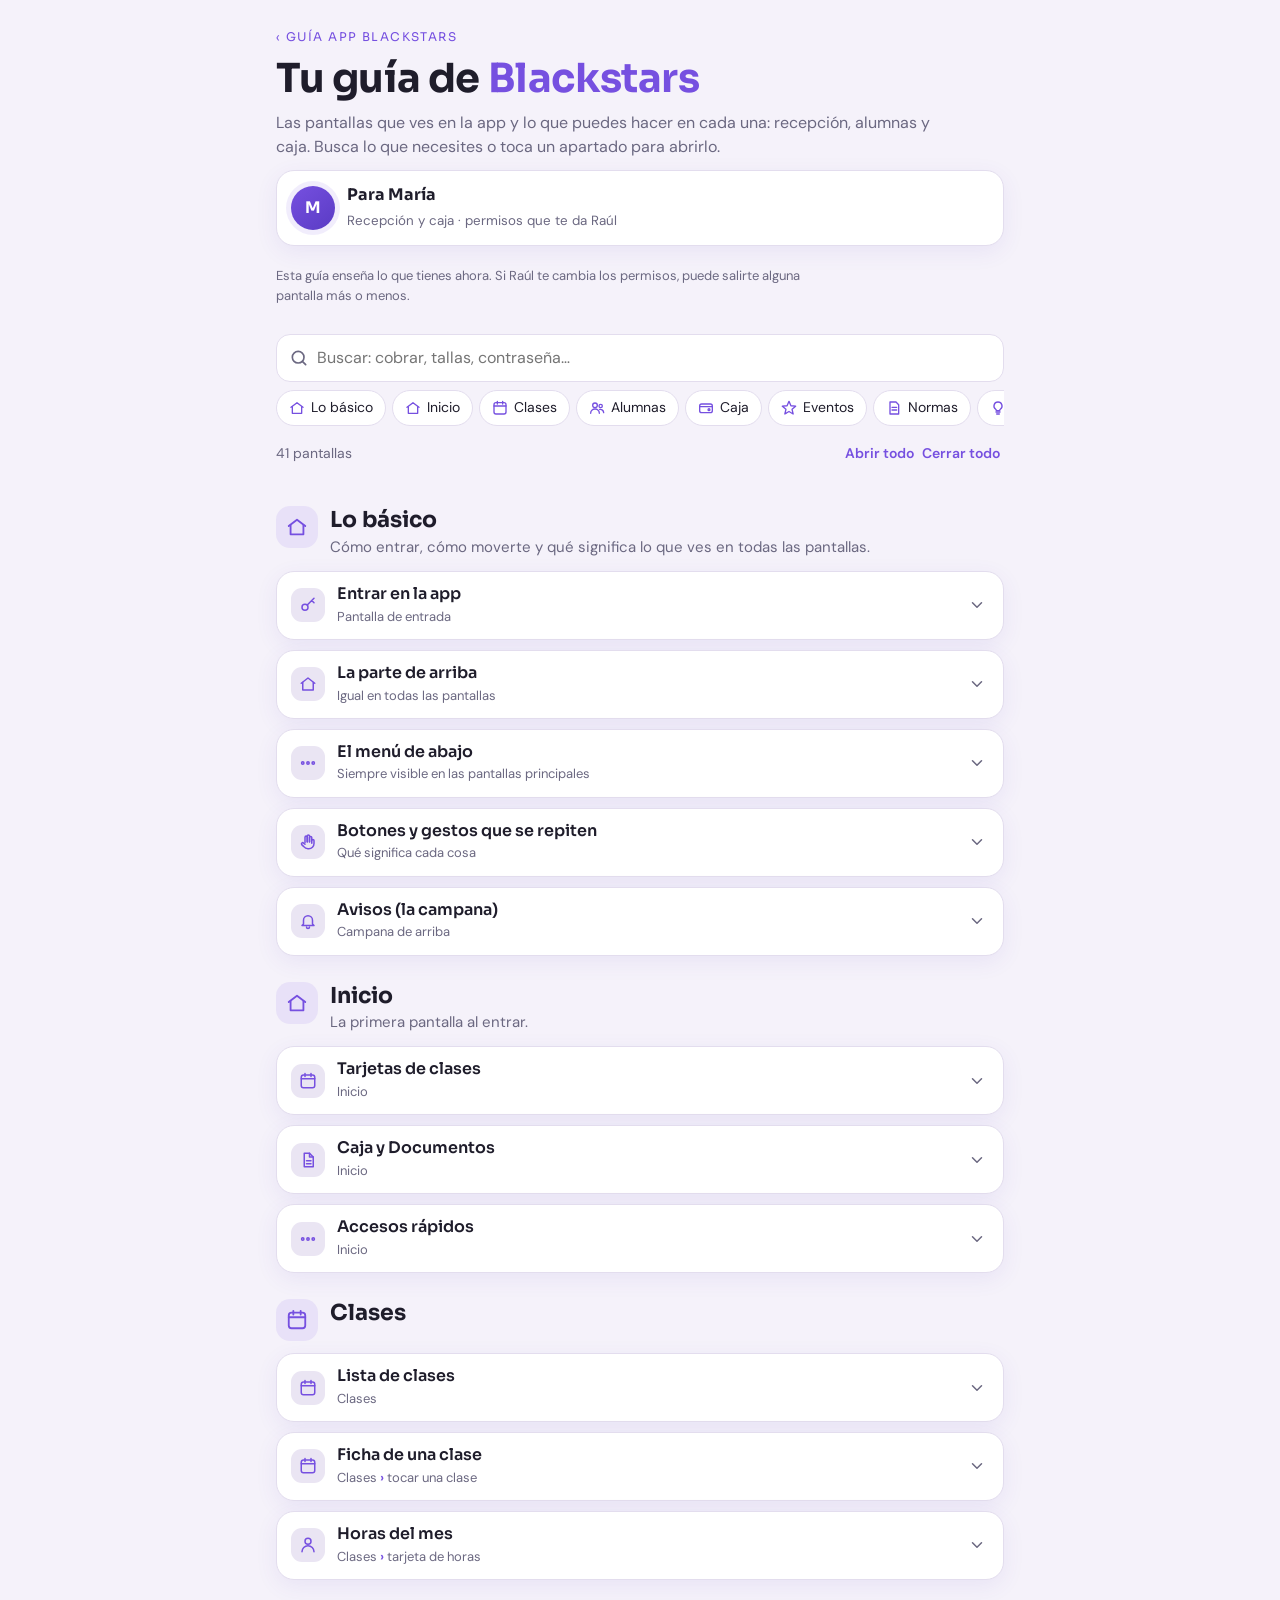
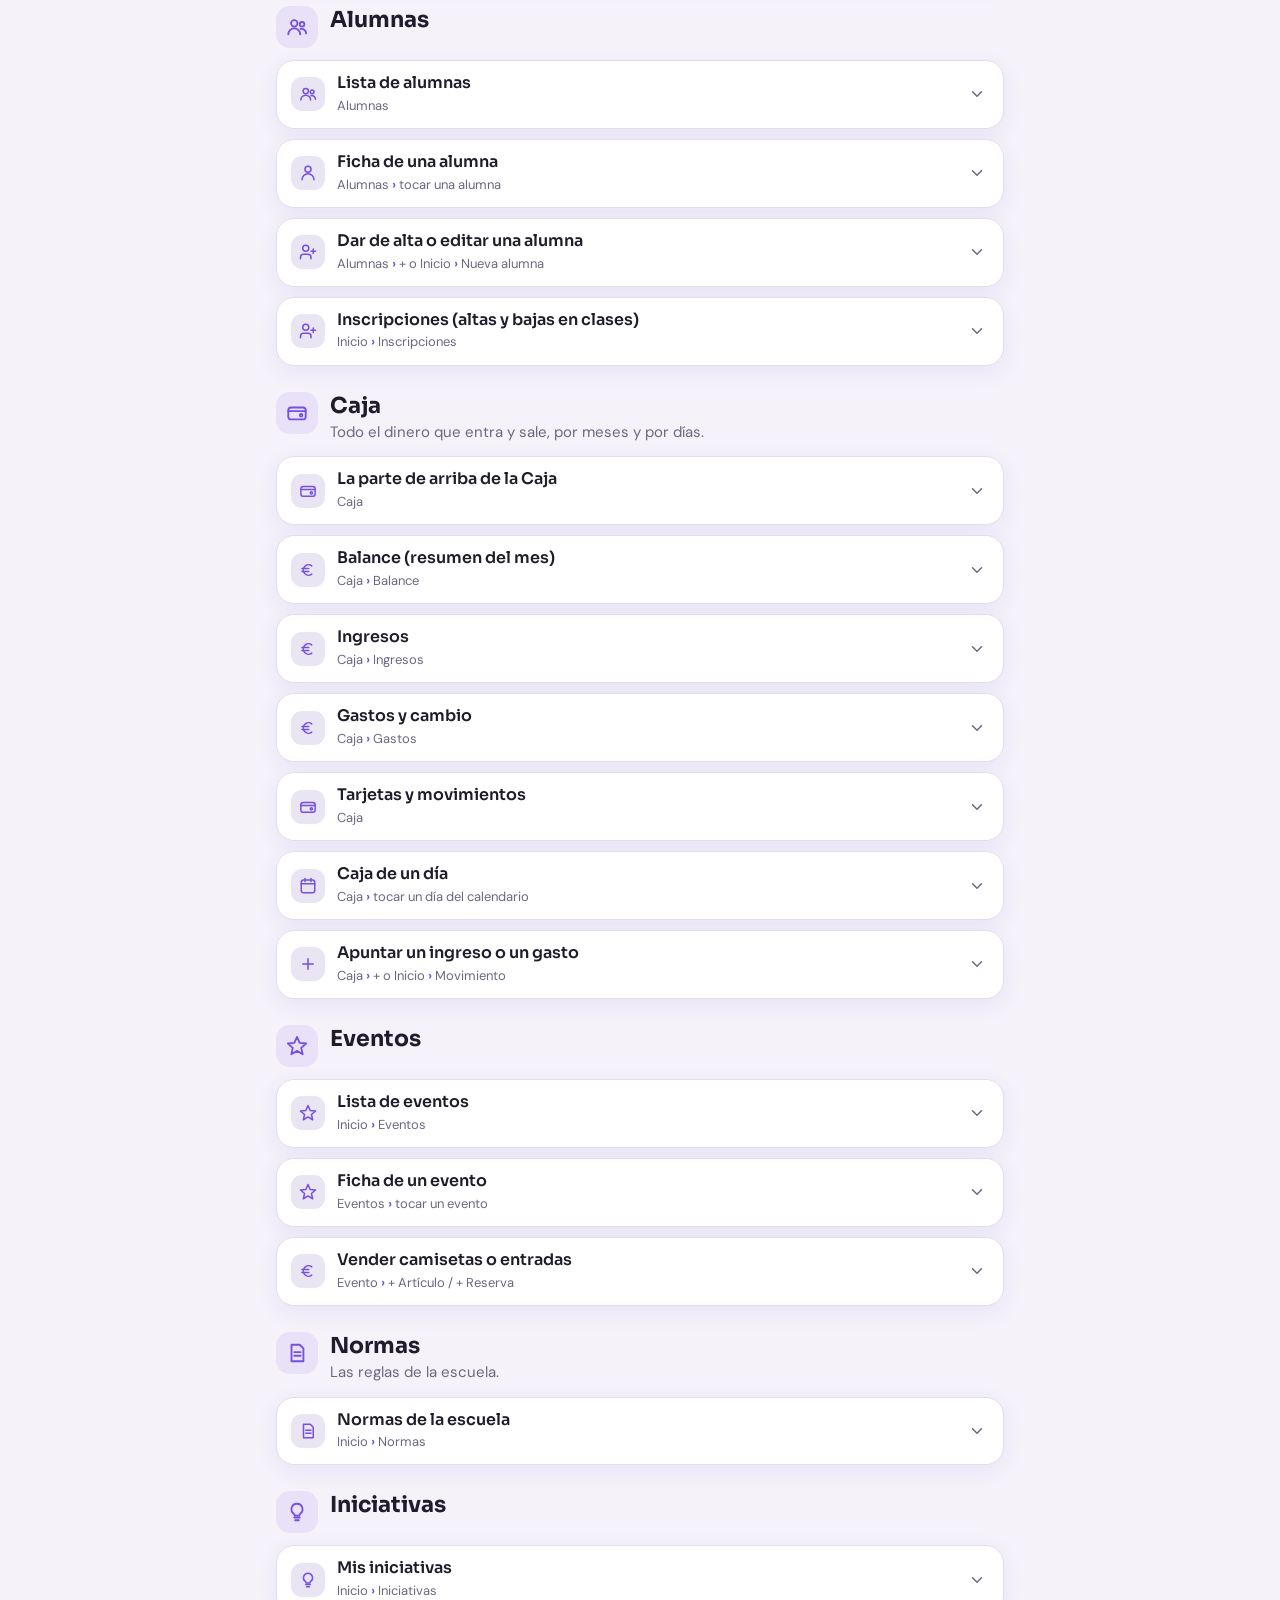
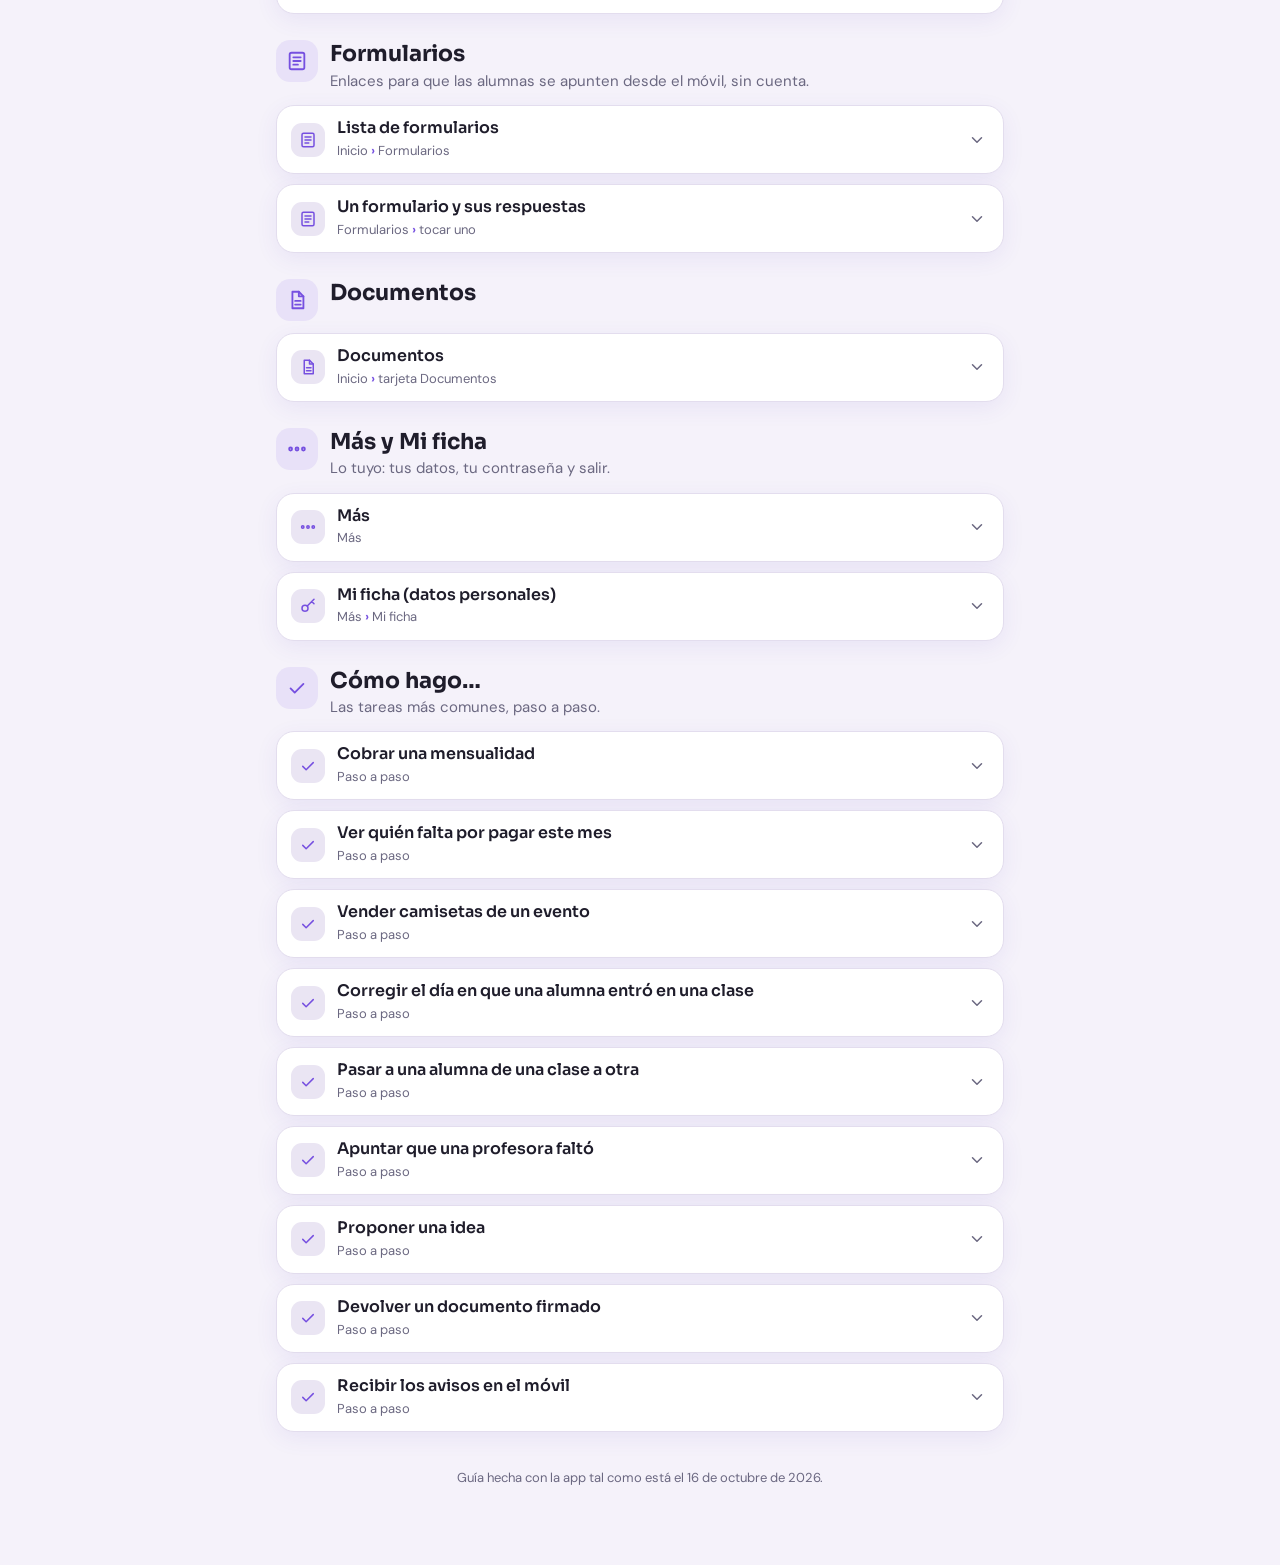
<file: guia/maria/index.html>
<!doctype html><html lang="es"><head><meta charset="utf-8"><meta name="viewport" content="width=device-width,initial-scale=1,viewport-fit=cover"><meta name="robots" content="noindex"><meta name="theme-color" content="#7650E0"><link rel="icon" href="../../icons/icon-192.png"><style>:root{padding-top:env(safe-area-inset-top);padding-bottom:env(safe-area-inset-bottom)}body{margin:0}[hidden]{display:none!important}</style></head><body><title>Guía Blackstars de María</title>
<meta name="claude:viewport-fit-sides" content="cover">
<link rel="preconnect" href="https://fonts.googleapis.com"><link rel="preconnect" href="https://fonts.gstatic.com" crossorigin>
<link rel="stylesheet" href="https://fonts.googleapis.com/css2?family=DM+Sans:opsz,wght@9..40,400;9..40,600;9..40,700&family=Sora:wght@600;700&display=swap">
<style>
:root{
  /* Guía de bolsillo con el aspecto de la app: fondo lavanda, tarjetas blancas, acento lila; índice y buscador arriba */
  --bg:#F5F2FA; --bg2:#EAE5F3; --card:#FFFFFF; --line:#E3DDEE; --fg:#1F1D2B; --fg2:#6B6881;
  --lila:#7650E0; --lila2:#5A3BC4; --lila-s:rgba(118,80,224,.10); --oro:#F2C48D; --oro-t:#3E3763; --oro-s:rgba(242,196,141,.30);
  --verde:#1F8A5C; --verde-s:rgba(31,138,92,.12); --rojo:#D12F3B; --rojo-s:rgba(209,47,59,.10); --gris-s:#EEEBF3;
  --sombra:0 6px 22px rgba(90,59,196,.08); --f-tit:'Sora',system-ui,sans-serif; --f-txt:'DM Sans',system-ui,sans-serif;
}
@media (prefers-color-scheme: dark){:root:not([data-theme="light"]){--bg:#15121D;--bg2:#1D1928;--card:#221E2F;--line:#342E46;--fg:#EEEAF7;--fg2:#A9A3BE;--lila:#A58BFF;--lila2:#B9A4FF;--lila-s:rgba(165,139,255,.16);--oro:#F2C48D;--oro-t:#F6D7B0;--oro-s:rgba(242,196,141,.16);--verde:#4FC08D;--verde-s:rgba(79,192,141,.15);--rojo:#FF6B75;--rojo-s:rgba(255,107,117,.14);--gris-s:#2C2739;--sombra:0 6px 22px rgba(0,0,0,.35);color-scheme:dark}}
:root[data-theme="dark"]{--bg:#15121D;--bg2:#1D1928;--card:#221E2F;--line:#342E46;--fg:#EEEAF7;--fg2:#A9A3BE;--lila:#A58BFF;--lila2:#B9A4FF;--lila-s:rgba(165,139,255,.16);--oro:#F2C48D;--oro-t:#F6D7B0;--oro-s:rgba(242,196,141,.16);--verde:#4FC08D;--verde-s:rgba(79,192,141,.15);--rojo:#FF6B75;--rojo-s:rgba(255,107,117,.14);--gris-s:#2C2739;--sombra:0 6px 22px rgba(0,0,0,.35);color-scheme:dark}
*{box-sizing:border-box}
body{background:var(--bg);color:var(--fg);font-family:var(--f-txt);font-size:16px;line-height:1.55;-webkit-text-size-adjust:100%}
body::before{content:"";position:fixed;inset:0 0 auto;height:env(safe-area-inset-top,0px);z-index:10;background:var(--bg)}
.envoltura{max-width:760px;margin:0 auto;padding-left:max(16px,env(safe-area-inset-left,0px));padding-right:max(16px,env(safe-area-inset-right,0px));padding-block:0 64px}
.portada{padding-block:28px 18px;display:grid;gap:10px}
.portada .sup{font-family:var(--f-tit);font-size:12px;letter-spacing:.12em;text-transform:uppercase;color:var(--lila)}
.portada h1{font-family:var(--f-tit);font-size:clamp(28px,7vw,40px);line-height:1.1;margin:0;text-wrap:balance;letter-spacing:-.01em}
.portada h1 em{font-style:normal;color:var(--lila)}
.portada p{margin:0;color:var(--fg2);max-width:60ch}
.quien{display:flex;align-items:center;gap:12px;background:var(--card);border:1px solid var(--line);border-radius:18px;padding:12px 14px;box-shadow:var(--sombra)}
.quien .av{width:44px;height:44px;border-radius:50%;display:grid;place-items:center;background:linear-gradient(140deg,var(--lila),var(--lila2));color:#fff;font-family:var(--f-tit);font-weight:700;flex:none;box-shadow:0 0 0 5px var(--lila-s)}
.quien b{font-family:var(--f-tit);display:block}
.quien small{color:var(--fg2)}
.barra-b{position:sticky;top:env(safe-area-inset-top,0px);z-index:5;background:var(--bg);padding-block:10px 8px;display:grid;gap:8px}
.buscador{display:flex;align-items:center;gap:8px;background:var(--card);border:1px solid var(--line);border-radius:14px;padding:0 6px 0 12px;min-height:48px;color:var(--fg2)}
.buscador:focus-within{border-color:var(--lila);box-shadow:0 0 0 3px var(--lila-s)}
.buscador input{flex:1;min-width:0;border:0;background:transparent;font:inherit;color:var(--fg);padding:10px 0;outline:none}
.buscador button{border:0;background:var(--gris-s);color:var(--fg2);border-radius:10px;min-height:36px;padding:0 10px;font:inherit;font-size:14px;cursor:pointer}
.indice{display:flex;gap:6px;overflow-x:auto;scrollbar-width:none;padding-bottom:2px}
.indice::-webkit-scrollbar{display:none}
.indice a{flex:none;display:inline-flex;align-items:center;gap:6px;text-decoration:none;color:var(--fg);background:var(--card);border:1px solid var(--line);border-radius:999px;padding:6px 12px;font-size:14px;min-height:36px;white-space:nowrap}
.indice a .i{color:var(--lila)}
.indice a:focus-visible,.pant summary:focus-visible,.buscador button:focus-visible,.acciones button:focus-visible{outline:2px solid var(--lila);outline-offset:2px}
.acciones{display:flex;gap:8px;justify-content:space-between;align-items:center;font-size:14px;color:var(--fg2)}
.acciones button{border:0;background:none;color:var(--lila);font:inherit;font-weight:600;cursor:pointer;min-height:36px;padding:0 4px}
.sec{margin-top:26px;scroll-margin-top:130px}
.sec-cab{display:flex;gap:12px;align-items:flex-start;margin-bottom:12px}
.s-ico{width:42px;height:42px;border-radius:14px;display:grid;place-items:center;background:var(--lila-s);color:var(--lila);flex:none}
.sec-cab h2{font-family:var(--f-tit);font-size:22px;margin:0;line-height:1.25;text-wrap:balance}
.sec-cab p{margin:2px 0 0;color:var(--fg2);font-size:15px}
.pant{background:var(--card);border:1px solid var(--line);border-radius:18px;margin-top:10px;box-shadow:var(--sombra);scroll-margin-top:130px}
.pant summary{list-style:none;display:flex;gap:12px;align-items:center;padding:12px 14px;cursor:pointer;min-height:56px}
.pant summary::-webkit-details-marker{display:none}
.p-ico{width:34px;height:34px;flex:none;border-radius:11px;background:var(--bg2);color:var(--lila);display:grid;place-items:center;flex:none}
.p-t{flex:1;min-width:0}
.p-t>b{display:block;font-family:var(--f-tit);font-size:16px;font-weight:600;line-height:1.3}
.p-t>small{display:block;color:var(--fg2);font-size:13px;margin-top:2px}
.p-fl{color:var(--fg2);transition:transform .2s;flex:none;display:grid;place-items:center;width:24px;height:24px}
.pant[open] .p-fl{transform:rotate(180deg)}
.p-c{padding:2px 16px 16px;border-top:1px solid var(--line);min-width:0}
.p-c>*:first-child{margin-top:12px}
.p-c p{margin:10px 0}
.p-c h4{font-family:var(--f-tit);font-size:14px;letter-spacing:.04em;text-transform:uppercase;color:var(--lila2);margin:18px 0 6px}
.p-c ul,.p-c ol{margin:8px 0;padding-left:20px;display:grid;gap:6px}
.pasos{counter-reset:p;list-style:none;padding-left:0!important}
.pasos li{counter-increment:p;position:relative;padding-left:36px;min-height:26px}
.pasos li::before{content:counter(p);position:absolute;left:0;top:0;width:26px;height:26px;border-radius:50%;background:var(--lila);color:#fff;font-family:var(--f-tit);font-size:13px;font-weight:700;display:grid;place-items:center}
.ruta{display:inline;color:var(--fg2)}
.ruta b{color:var(--lila);font-weight:700}
.bts{display:grid;gap:8px;margin:10px 0}
.bt{display:grid;grid-template-columns:fit-content(46%) 1fr;gap:10px;align-items:start}
.bt-d{min-width:0;padding-top:4px;font-size:15px}
.pill{display:inline-flex;align-items:center;gap:6px;min-height:32px;padding:4px 12px;border-radius:12px;font-weight:600;font-size:14px;line-height:1.25}
.pill.sec{background:var(--lila-s);color:var(--lila2)}
.pill.pri{background:linear-gradient(140deg,var(--lila),var(--lila2));color:#fff}
.pill.verde{background:var(--verde);color:#fff}
.pill.no{background:var(--rojo-s);color:var(--rojo)}
.pill.on{background:var(--lila);color:#fff}
.pill:empty,.pill:has(> svg:only-child){padding:4px 8px}
.chip{display:inline-block;font-size:12.5px;font-weight:600;padding:1px 9px;border-radius:999px;margin:0 2px;vertical-align:1px;white-space:nowrap}
.chip.mor{background:var(--lila-s);color:var(--lila2)} .chip.ok{background:var(--verde-s);color:var(--verde)}
.chip.no{background:var(--rojo-s);color:var(--rojo)} .chip.gris{background:var(--gris-s);color:var(--fg2)}
.chip.oro{background:var(--oro-s);color:var(--oro-t)}
.nota{background:var(--bg2);border-radius:12px;padding:10px 12px;font-size:14.5px;color:var(--fg2);margin:10px 0}
.nota.ojo{display:flex;gap:8px;align-items:flex-start;background:var(--oro-s);color:var(--oro-t)}
.nota.ojo .i{flex:none;margin-top:2px}
.tabla{overflow-x:auto;margin:10px 0;border:1px solid var(--line);border-radius:12px}
table{border-collapse:collapse;width:100%;font-size:14px;min-width:460px}
th,td{text-align:left;padding:8px 10px;border-bottom:1px solid var(--line);vertical-align:top}
th{font-family:var(--f-tit);font-size:12.5px;letter-spacing:.04em;text-transform:uppercase;color:var(--fg2);background:var(--bg2)}
tr:last-child td{border-bottom:0}
.qv td:not(:first-child){color:var(--fg2)}
.qv td:first-child{font-weight:600}
.maq{background:var(--bg2);border-radius:16px;padding:12px;margin:10px 0}
.maq-cab{display:flex;align-items:center;gap:10px;background:var(--card);border-radius:14px;padding:10px 12px;border:1px solid var(--line)}
.maq-logo{width:34px;height:34px;border-radius:50%;background:#16131F;color:var(--oro);display:grid;place-items:center;box-shadow:0 0 0 4px var(--lila-s);flex:none}
.maq-t{flex:1;min-width:0}.maq-t small{display:block;font-size:10.5px;color:var(--fg2)}.maq-t b{font-family:var(--f-tit)}
.maq-cam{position:relative;color:var(--fg)}.maq-cam i{position:absolute;top:0;right:0;width:8px;height:8px;border-radius:50%;background:var(--rojo)}
.maq-ins{background:var(--oro-s);color:var(--oro-t);border-radius:10px;padding:2px 8px;font-size:12px;font-weight:700;line-height:1.2;text-align:center}
.maq-ins small{display:block;font-size:10px;font-weight:600;opacity:.8}
.maq-nav{display:flex;justify-content:space-around;background:var(--card);border-radius:18px;padding:8px 4px;border:1px solid var(--line);box-shadow:var(--sombra)}
.maq-nav span{display:grid;justify-items:center;gap:2px;font-size:11.5px;color:var(--fg2)}
.maq-nav span.on{color:var(--lila)}
.sin{display:none;text-align:center;color:var(--fg2);padding:30px 0}
mark{background:var(--oro-s);color:inherit;border-radius:3px;padding:0 1px}
.pie{margin-top:36px;color:var(--fg2);font-size:13px;text-align:center}
@media (prefers-reduced-motion: reduce){.p-fl{transition:none}html{scroll-behavior:auto}}
html{scroll-behavior:smooth}
</style>
<div class="envoltura">
  <header class="portada">
    <div class="sup"><a href="../" style="color:inherit;text-decoration:none">‹ Guía app Blackstars</a></div>
    <h1>Tu guía de <em>Blackstars</em></h1>
    <p>Las pantallas que ves en la app y lo que puedes hacer en cada una: recepción, alumnas y caja. Busca lo que necesites o toca un apartado para abrirlo.</p>
    <div class="quien"><span class="av">M</span><span><b>Para María</b><small>Recepción y caja · permisos que te da Raúl</small></span></div>
    <p class="pie" style="margin:10px 0 0;text-align:left">Esta guía enseña lo que tienes ahora. Si Raúl te cambia los permisos, puede salirte alguna pantalla más o menos.</p>
  </header>
  <div class="barra-b">
    <label class="buscador" for="buscar"><svg class="i" width="20" height="20" viewBox="0 0 24 24" fill="none" stroke="currentColor" stroke-width="2" stroke-linecap="round" stroke-linejoin="round" aria-hidden="true"><circle cx="11" cy="11" r="7"/><path d="M20 20l-4-4"/></svg><input id="buscar" type="search" placeholder="Buscar: cobrar, tallas, contraseña…" autocomplete="off"><button type="button" id="limpiar" hidden>Borrar</button></label>
    <nav class="indice" aria-label="Apartados"><a href="#basico"><svg class="i" width="16" height="16" viewBox="0 0 24 24" fill="none" stroke="currentColor" stroke-width="2" stroke-linecap="round" stroke-linejoin="round" aria-hidden="true"><path d="M3 11l9-7 9 7"/><path d="M5 10v10h14V10"/></svg>Lo básico</a><a href="#inicio"><svg class="i" width="16" height="16" viewBox="0 0 24 24" fill="none" stroke="currentColor" stroke-width="2" stroke-linecap="round" stroke-linejoin="round" aria-hidden="true"><path d="M3 11l9-7 9 7"/><path d="M5 10v10h14V10"/></svg>Inicio</a><a href="#clases"><svg class="i" width="16" height="16" viewBox="0 0 24 24" fill="none" stroke="currentColor" stroke-width="2" stroke-linecap="round" stroke-linejoin="round" aria-hidden="true"><rect x="3" y="4" width="18" height="17" rx="3"/><path d="M3 9h18M8 2v4M16 2v4"/></svg>Clases</a><a href="#alumnas"><svg class="i" width="16" height="16" viewBox="0 0 24 24" fill="none" stroke="currentColor" stroke-width="2" stroke-linecap="round" stroke-linejoin="round" aria-hidden="true"><circle cx="9" cy="8" r="3.5"/><path d="M2.5 20a6.5 6.5 0 0 1 13 0"/><circle cx="17.5" cy="9" r="2.5"/><path d="M16 14.2a5 5 0 0 1 6 4.8"/></svg>Alumnas</a><a href="#caja"><svg class="i" width="16" height="16" viewBox="0 0 24 24" fill="none" stroke="currentColor" stroke-width="2" stroke-linecap="round" stroke-linejoin="round" aria-hidden="true"><rect x="2.5" y="6" width="19" height="13" rx="3"/><path d="M2.5 10h19"/><circle cx="16.5" cy="14.5" r="1.4"/></svg>Caja</a><a href="#eventos"><svg class="i" width="16" height="16" viewBox="0 0 24 24" fill="none" stroke="currentColor" stroke-width="2" stroke-linecap="round" stroke-linejoin="round" aria-hidden="true"><path d="M12 2l2.9 6.6 7.1.7-5.4 4.7 1.6 7-6.2-3.7-6.2 3.7 1.6-7L2 9.3l7.1-.7z"/></svg>Eventos</a><a href="#normas"><svg class="i" width="16" height="16" viewBox="0 0 24 24" fill="none" stroke="currentColor" stroke-width="2" stroke-linecap="round" stroke-linejoin="round" aria-hidden="true"><path d="M6 3h9l4 4v14H6z"/><path d="M9 11h7M9 15h7"/></svg>Normas</a><a href="#iniciativas"><svg class="i" width="16" height="16" viewBox="0 0 24 24" fill="none" stroke="currentColor" stroke-width="2" stroke-linecap="round" stroke-linejoin="round" aria-hidden="true"><path d="M9 18h6M10 21h4"/><path d="M12 3a6 6 0 0 0-3.5 10.9c.6.5 1 1.2 1 2V16h5v-.1c0-.8.4-1.5 1-2A6 6 0 0 0 12 3z"/></svg>Iniciativas</a><a href="#formularios"><svg class="i" width="16" height="16" viewBox="0 0 24 24" fill="none" stroke="currentColor" stroke-width="2" stroke-linecap="round" stroke-linejoin="round" aria-hidden="true"><rect x="4" y="3" width="16" height="18" rx="2"/><path d="M8 8h8M8 12h8M8 16h5"/></svg>Formularios</a><a href="#documentos"><svg class="i" width="16" height="16" viewBox="0 0 24 24" fill="none" stroke="currentColor" stroke-width="2" stroke-linecap="round" stroke-linejoin="round" aria-hidden="true"><path d="M7 3h7l5 5v13H7z"/><path d="M14 3v5h5M10 13h6M10 17h6"/></svg>Documentos</a><a href="#mas"><svg class="i" width="16" height="16" viewBox="0 0 24 24" fill="none" stroke="currentColor" stroke-width="2" stroke-linecap="round" stroke-linejoin="round" aria-hidden="true"><circle cx="5" cy="12" r="1.6"/><circle cx="12" cy="12" r="1.6"/><circle cx="19" cy="12" r="1.6"/></svg>Más y Mi ficha</a><a href="#como"><svg class="i" width="16" height="16" viewBox="0 0 24 24" fill="none" stroke="currentColor" stroke-width="2" stroke-linecap="round" stroke-linejoin="round" aria-hidden="true"><path d="M5 12.5l4.5 4.5L19 7.5"/></svg>Cómo hago…</a></nav>
    <div class="acciones"><span id="res"></span><span><button type="button" id="abrir">Abrir todo</button><button type="button" id="cerrar">Cerrar todo</button></span></div>
  </div>
  <main><section class="sec" id="basico" data-titulo="Lo básico"><header class="sec-cab"><span class="s-ico"><svg class="i" width="22" height="22" viewBox="0 0 24 24" fill="none" stroke="currentColor" stroke-width="2" stroke-linecap="round" stroke-linejoin="round" aria-hidden="true"><path d="M3 11l9-7 9 7"/><path d="M5 10v10h14V10"/></svg></span><div><h2>Lo básico</h2><p>Cómo entrar, cómo moverte y qué significa lo que ves en todas las pantallas.</p></div></header><details class="pant" id="entrar"><summary><span class="p-ico"><svg class="i" width="18" height="18" viewBox="0 0 24 24" fill="none" stroke="currentColor" stroke-width="2" stroke-linecap="round" stroke-linejoin="round" aria-hidden="true"><circle cx="8" cy="15" r="4"/><path d="M11 12l9-9M17 6l3 3"/></svg></span><span class="p-t"><b>Entrar en la app</b><small>Pantalla de entrada</small></span><span class="p-fl"><svg class="i" width="18" height="18" viewBox="0 0 24 24" fill="none" stroke="currentColor" stroke-width="2" stroke-linecap="round" stroke-linejoin="round" aria-hidden="true"><path d="M6 9l6 6 6-6"/></svg></span></summary><div class="p-c"><p>Se entra con tu <b>correo</b> y tu <b>contraseña</b>, y el botón <b>Entrar</b>.</p><div class="bts"><div class="bt"><span class="pill pri">Entrar</span><span class="bt-d">Comprueba el correo y la contraseña. Si algo está mal sale “Correo o contraseña incorrectos”.</span></div><div class="bt"><span class="pill sec">He olvidado la contraseña</span><span class="bt-d">Escribe antes tu correo arriba. Te llega un correo con un enlace para poner una contraseña nueva.</span></div></div><h4>El ojito de la contraseña</h4><p>A la derecha de cada casilla de contraseña hay un ojo <svg class="i" width="16" height="16" viewBox="0 0 24 24" fill="none" stroke="currentColor" stroke-width="2" stroke-linecap="round" stroke-linejoin="round" aria-hidden="true"><path d="M2 12s3.6-7 10-7 10 7 10 7-3.6 7-10 7S2 12 2 12z"/><circle cx="12" cy="12" r="3"/></svg>. <b>Mientras lo mantienes pulsado</b> ves lo que has escrito; al soltar, se oculta otra vez.</p><h4>La primera vez</h4><p>Quien entra por primera vez lo hace con una <b>contraseña provisional</b> que le da la administración. La app le lleva sola a <b>Crea tu contraseña</b>: escribe una suya de al menos 8 caracteres, pulsa <b>Guardar</b> y ya entra con ella para siempre.</p><h4>Tenerla como una app en el móvil</h4><p>Desde el navegador, “Añadir a pantalla de inicio” (en el iPhone: botón Compartir › Añadir a pantalla de inicio). Así se abre como una app y pueden llegar los avisos al móvil.</p></div></details><details class="pant" id="cabecera"><summary><span class="p-ico"><svg class="i" width="18" height="18" viewBox="0 0 24 24" fill="none" stroke="currentColor" stroke-width="2" stroke-linecap="round" stroke-linejoin="round" aria-hidden="true"><path d="M3 11l9-7 9 7"/><path d="M5 10v10h14V10"/></svg></span><span class="p-t"><b>La parte de arriba</b><small>Igual en todas las pantallas</small></span><span class="p-fl"><svg class="i" width="18" height="18" viewBox="0 0 24 24" fill="none" stroke="currentColor" stroke-width="2" stroke-linecap="round" stroke-linejoin="round" aria-hidden="true"><path d="M6 9l6 6 6-6"/></svg></span></summary><div class="p-c"><div class="maq"><div class="maq-cab"><span class="maq-logo">★</span><span class="maq-t"><small>Academia Blackstars</small><b>Inicio</b></span><span class="maq-cam"><svg class="i" width="20" height="20" viewBox="0 0 24 24" fill="none" stroke="currentColor" stroke-width="2" stroke-linecap="round" stroke-linejoin="round" aria-hidden="true"><path d="M6 16V11a6 6 0 0 1 12 0v5l2 2H4z"/><path d="M10 20a2 2 0 0 0 4 0"/></svg><i></i></span><span class="maq-ins"><small>Gestión</small>María</span></div></div><ul><li><b>Logo</b> a la izquierda en las pantallas principales. En las pantallas de dentro, en su lugar sale una <b>flecha ‹</b> que te devuelve a la pantalla anterior.</li><li><b>Título</b> de la pantalla y, debajo, una línea pequeña con el detalle (la fecha de hoy, el mes, cuántas hay…).</li><li><b>Campana</b> <svg class="i" width="16" height="16" viewBox="0 0 24 24" fill="none" stroke="currentColor" stroke-width="2" stroke-linecap="round" stroke-linejoin="round" aria-hidden="true"><path d="M6 16V11a6 6 0 0 1 12 0v5l2 2H4z"/><path d="M10 20a2 2 0 0 0 4 0"/></svg>: tus avisos. Si tiene un <b>punto</b>, hay alguno sin leer.</li><li><b>Insignia</b>: arriba tu papel (<b>Gestión</b>) y debajo tu nombre de pila. En las pantallas de dentro se oculta para dejar sitio.</li></ul></div></details><details class="pant" id="menu"><summary><span class="p-ico"><svg class="i" width="18" height="18" viewBox="0 0 24 24" fill="none" stroke="currentColor" stroke-width="2" stroke-linecap="round" stroke-linejoin="round" aria-hidden="true"><circle cx="5" cy="12" r="1.6"/><circle cx="12" cy="12" r="1.6"/><circle cx="19" cy="12" r="1.6"/></svg></span><span class="p-t"><b>El menú de abajo</b><small>Siempre visible en las pantallas principales</small></span><span class="p-fl"><svg class="i" width="18" height="18" viewBox="0 0 24 24" fill="none" stroke="currentColor" stroke-width="2" stroke-linecap="round" stroke-linejoin="round" aria-hidden="true"><path d="M6 9l6 6 6-6"/></svg></span></summary><div class="p-c"><div class="maq"><div class="maq-nav"><span class="on"><svg class="i" width="20" height="20" viewBox="0 0 24 24" fill="none" stroke="currentColor" stroke-width="2" stroke-linecap="round" stroke-linejoin="round" aria-hidden="true"><path d="M3 11l9-7 9 7"/><path d="M5 10v10h14V10"/></svg>Inicio</span><span class=""><svg class="i" width="20" height="20" viewBox="0 0 24 24" fill="none" stroke="currentColor" stroke-width="2" stroke-linecap="round" stroke-linejoin="round" aria-hidden="true"><rect x="3" y="4" width="18" height="17" rx="3"/><path d="M3 9h18M8 2v4M16 2v4"/></svg>Clases</span><span class=""><svg class="i" width="20" height="20" viewBox="0 0 24 24" fill="none" stroke="currentColor" stroke-width="2" stroke-linecap="round" stroke-linejoin="round" aria-hidden="true"><circle cx="9" cy="8" r="3.5"/><path d="M2.5 20a6.5 6.5 0 0 1 13 0"/><circle cx="17.5" cy="9" r="2.5"/><path d="M16 14.2a5 5 0 0 1 6 4.8"/></svg>Alumnas</span><span class=""><svg class="i" width="20" height="20" viewBox="0 0 24 24" fill="none" stroke="currentColor" stroke-width="2" stroke-linecap="round" stroke-linejoin="round" aria-hidden="true"><rect x="2.5" y="6" width="19" height="13" rx="3"/><path d="M2.5 10h19"/><circle cx="16.5" cy="14.5" r="1.4"/></svg>Caja</span><span class=""><svg class="i" width="20" height="20" viewBox="0 0 24 24" fill="none" stroke="currentColor" stroke-width="2" stroke-linecap="round" stroke-linejoin="round" aria-hidden="true"><circle cx="5" cy="12" r="1.6"/><circle cx="12" cy="12" r="1.6"/><circle cx="19" cy="12" r="1.6"/></svg>Más</span></div></div><ul><li><b>Inicio</b>: tu pantalla principal.</li><li><b>Clases</b>: todas las clases con su horario.</li><li><b>Alumnas</b>: fichas de todas las alumnas.</li><li><b>Caja</b>: ingresos y gastos del mes.</li><li><b>Más</b>: tu ficha, cambiar la contraseña y cerrar sesión.</li></ul><p>La pestaña en la que estás sale marcada en lila.</p></div></details><details class="pant" id="gestos"><summary><span class="p-ico"><svg class="i" width="18" height="18" viewBox="0 0 24 24" fill="none" stroke="currentColor" stroke-width="2" stroke-linecap="round" stroke-linejoin="round" aria-hidden="true"><path d="M8 13V5.5a1.5 1.5 0 0 1 3 0V12"/><path d="M11 11.5V4a1.5 1.5 0 0 1 3 0v8"/><path d="M14 11.5V6a1.5 1.5 0 0 1 3 0v7.5"/><path d="M17 10a1.5 1.5 0 0 1 3 0v4a7 7 0 0 1-7 7h-1a7 7 0 0 1-5.6-2.8L3.6 15.5a1.6 1.6 0 0 1 2.4-2.1L8 15"/></svg></span><span class="p-t"><b>Botones y gestos que se repiten</b><small>Qué significa cada cosa</small></span><span class="p-fl"><svg class="i" width="18" height="18" viewBox="0 0 24 24" fill="none" stroke="currentColor" stroke-width="2" stroke-linecap="round" stroke-linejoin="round" aria-hidden="true"><path d="M6 9l6 6 6-6"/></svg></span></summary><div class="p-c"><div class="bts"><div class="bt"><span class="pill pri"><svg class="i" width="16" height="16" viewBox="0 0 24 24" fill="none" stroke="currentColor" stroke-width="2" stroke-linecap="round" stroke-linejoin="round" aria-hidden="true"><path d="M12 5v14M5 12h14"/></svg>+</span><span class="bt-d">El botón redondo lila de abajo a la derecha. Añade algo nuevo de lo que estás viendo (una alumna, un movimiento, una norma…). Si no sale, es que en esa pantalla no puedes añadir.</span></div><div class="bt"><span class="pill sec"><svg class="i" width="16" height="16" viewBox="0 0 24 24" fill="none" stroke="currentColor" stroke-width="2" stroke-linecap="round" stroke-linejoin="round" aria-hidden="true"><path d="M15 5l-7 7 7 7"/></svg>‹</span><span class="bt-d">Vuelve a la pantalla anterior.</span></div><div class="bt"><span class="pill sec"><svg class="i" width="16" height="16" viewBox="0 0 24 24" fill="none" stroke="currentColor" stroke-width="2" stroke-linecap="round" stroke-linejoin="round" aria-hidden="true"><path d="M4 20l1-4L16.5 4.5a2.1 2.1 0 0 1 3 3L8 19z"/><path d="M14 7l3 3"/></svg>Editar</span><span class="bt-d">Abre el formulario para cambiar los datos.</span></div><div class="bt"><span class="pill sec"><svg class="i" width="16" height="16" viewBox="0 0 24 24" fill="none" stroke="currentColor" stroke-width="2" stroke-linecap="round" stroke-linejoin="round" aria-hidden="true"><path d="M9 5l7 7-7 7"/></svg>›</span><span class="bt-d">Una fila o tarjeta con flecha se toca para entrar.</span></div><div class="bt"><span class="pill pri">Guardar</span><span class="bt-d">Guarda lo escrito. Abajo sale un mensaje verde “Guardado”. Si sale en rojo, te dice qué falla.</span></div></div><h4>Gestos</h4><ul><li><b>Tocar</b> una fila o tarjeta: entra en ella.</li><li><b>Deslizar a los lados</b> las tarjetas de clases del Inicio: pasas de una clase a otra. Los puntitos de debajo dicen en cuál estás; tocar un punto te lleva a esa clase.</li><li><b>Tarjetas que se despliegan</b>: las que tienen una flecha a la derecha se abren al tocarlas y se cierran al volver a tocar (por ejemplo, cada clase en la Caja).</li><li><b>Mantener pulsado</b> el ojito de la contraseña: la ves mientras no sueltas.</li><li><b>Filtros</b>: los botones en fila (por ejemplo Activas · Bajas · Todas) cambian lo que se ve. El elegido sale relleno en lila.</li><li>Antes de algo importante (dar de baja, quitar, borrar) la app <b>te pregunta</b> si estás segura. Puedes cancelar.</li></ul><h4>Colores</h4><ul><li><span class="chip ok">Activa</span> verde: activa, pagado, aprobado, ingreso (+).</li><li><span class="chip gris">Baja</span> gris: de baja, inactiva, pendiente, revisada.</li><li><span class="chip no">Quitar</span> rojo: quitar, gasto (−), sin acceso.</li><li><span class="chip oro">½ mes</span> amarillo: medio mes, nuevo, pendiente de firmar.</li><li><span class="chip mor">12 alumnas</span> lila: datos de información (número de alumnas, tipo…).</li></ul></div></details><details class="pant" id="avisos"><summary><span class="p-ico"><svg class="i" width="18" height="18" viewBox="0 0 24 24" fill="none" stroke="currentColor" stroke-width="2" stroke-linecap="round" stroke-linejoin="round" aria-hidden="true"><path d="M6 16V11a6 6 0 0 1 12 0v5l2 2H4z"/><path d="M10 20a2 2 0 0 0 4 0"/></svg></span><span class="p-t"><b>Avisos (la campana)</b><small><span class="ruta">Campana de arriba</span></small></span><span class="p-fl"><svg class="i" width="18" height="18" viewBox="0 0 24 24" fill="none" stroke="currentColor" stroke-width="2" stroke-linecap="round" stroke-linejoin="round" aria-hidden="true"><path d="M6 9l6 6 6-6"/></svg></span></summary><div class="p-c"><p>Lista de lo nuevo para ti, lo más reciente arriba. Los que no has leído tienen un <b>punto</b>. Al tocar un aviso se marca como leído y te lleva a lo que avisa (un documento, un evento, una norma…).</p><p>La app avisa sola cuando hay algo nuevo para ti: una norma, un evento, una iniciativa, un documento.</p><div class="bts"><div class="bt"><span class="pill sec"><svg class="i" width="16" height="16" viewBox="0 0 24 24" fill="none" stroke="currentColor" stroke-width="2" stroke-linecap="round" stroke-linejoin="round" aria-hidden="true"><path d="M6 16V11a6 6 0 0 1 12 0v5l2 2H4z"/><path d="M10 20a2 2 0 0 0 4 0"/></svg>Avisos en el móvil</span><span class="bt-d">Tarjeta arriba del todo. Púlsala y di “Permitir” para que los avisos lleguen también al móvil aunque la app esté cerrada. Cuando ya están activados, la tarjeta desaparece.</span></div></div><div class="nota">En el iPhone los avisos solo funcionan si la app está añadida a la pantalla de inicio y se abre desde ahí.</div></div></details></section><section class="sec" id="inicio" data-titulo="Inicio"><header class="sec-cab"><span class="s-ico"><svg class="i" width="22" height="22" viewBox="0 0 24 24" fill="none" stroke="currentColor" stroke-width="2" stroke-linecap="round" stroke-linejoin="round" aria-hidden="true"><path d="M3 11l9-7 9 7"/><path d="M5 10v10h14V10"/></svg></span><div><h2>Inicio</h2><p>La primera pantalla al entrar.</p></div></header><details class="pant" id="ini-clases"><summary><span class="p-ico"><svg class="i" width="18" height="18" viewBox="0 0 24 24" fill="none" stroke="currentColor" stroke-width="2" stroke-linecap="round" stroke-linejoin="round" aria-hidden="true"><rect x="3" y="4" width="18" height="17" rx="3"/><path d="M3 9h18M8 2v4M16 2v4"/></svg></span><span class="p-t"><b>Tarjetas de clases</b><small><span class="ruta">Inicio</span></small></span><span class="p-fl"><svg class="i" width="18" height="18" viewBox="0 0 24 24" fill="none" stroke="currentColor" stroke-width="2" stroke-linecap="round" stroke-linejoin="round" aria-hidden="true"><path d="M6 9l6 6 6-6"/></svg></span></summary><div class="p-c"><p>Arriba, una tarjeta grande por cada clase activa, empezando por <b>la próxima</b>. Desliza a los lados para ver las demás.</p><ul><li>Arriba a la izquierda: <b>cuándo</b> es (Ahora, Hoy, Mañana o el día de la semana). La primera pone “Próxima clase”.</li><li>Arriba a la derecha: la <b>hora</b> de empiece.</li><li>El <b>nombre</b> de la clase, los días que se da y la profesora.</li><li>A la derecha, el <b>número de alumnas</b>.</li></ul><p>Al tocar la tarjeta se abre la ficha de esa clase.</p><div class="nota">Si aún no hay clases, sale “Aún no hay clases”.</div></div></details><details class="pant" id="ini-docs"><summary><span class="p-ico"><svg class="i" width="18" height="18" viewBox="0 0 24 24" fill="none" stroke="currentColor" stroke-width="2" stroke-linecap="round" stroke-linejoin="round" aria-hidden="true"><path d="M7 3h7l5 5v13H7z"/><path d="M14 3v5h5M10 13h6M10 17h6"/></svg></span><span class="p-t"><b>Caja y Documentos</b><small><span class="ruta">Inicio</span></small></span><span class="p-fl"><svg class="i" width="18" height="18" viewBox="0 0 24 24" fill="none" stroke="currentColor" stroke-width="2" stroke-linecap="round" stroke-linejoin="round" aria-hidden="true"><path d="M6 9l6 6 6-6"/></svg></span></summary><div class="p-c"><p>Debajo de las clases, dos tarjetas pequeñas una al lado de la otra:</p><ul><li><b>Caja</b> (“Ingresos y gastos”): te lleva a la Caja del mes, lo mismo que la pestaña Caja de abajo.</li><li><b>Documentos</b>: si tienes algo por firmar o leer, dice cuántos y lleva un número. Si no, pone “Subir y firmar”. Al tocarla entras en Documentos.</li></ul></div></details><details class="pant" id="ini-accesos"><summary><span class="p-ico"><svg class="i" width="18" height="18" viewBox="0 0 24 24" fill="none" stroke="currentColor" stroke-width="2" stroke-linecap="round" stroke-linejoin="round" aria-hidden="true"><circle cx="5" cy="12" r="1.6"/><circle cx="12" cy="12" r="1.6"/><circle cx="19" cy="12" r="1.6"/></svg></span><span class="p-t"><b>Accesos rápidos</b><small><span class="ruta">Inicio</span></small></span><span class="p-fl"><svg class="i" width="18" height="18" viewBox="0 0 24 24" fill="none" stroke="currentColor" stroke-width="2" stroke-linecap="round" stroke-linejoin="round" aria-hidden="true"><path d="M6 9l6 6 6-6"/></svg></span></summary><div class="p-c"><p>Botones cuadrados para ir directo: <b>Nueva alumna, Inscripciones, Movimiento, Eventos, Iniciativas, Normas y Formularios</b>.</p><ul><li><b>Nueva alumna</b> abre directamente la ficha en blanco para dar de alta.</li><li><b>Movimiento</b> abre directamente un ingreso o gasto nuevo con la fecha de hoy.</li><li>Los demás abren la lista de esa parte.</li></ul></div></details></section><section class="sec" id="clases" data-titulo="Clases"><header class="sec-cab"><span class="s-ico"><svg class="i" width="22" height="22" viewBox="0 0 24 24" fill="none" stroke="currentColor" stroke-width="2" stroke-linecap="round" stroke-linejoin="round" aria-hidden="true"><rect x="3" y="4" width="18" height="17" rx="3"/><path d="M3 9h18M8 2v4M16 2v4"/></svg></span><div><h2>Clases</h2></div></header><details class="pant" id="cl-lista"><summary><span class="p-ico"><svg class="i" width="18" height="18" viewBox="0 0 24 24" fill="none" stroke="currentColor" stroke-width="2" stroke-linecap="round" stroke-linejoin="round" aria-hidden="true"><rect x="3" y="4" width="18" height="17" rx="3"/><path d="M3 9h18M8 2v4M16 2v4"/></svg></span><span class="p-t"><b>Lista de clases</b><small><span class="ruta">Clases</span></small></span><span class="p-fl"><svg class="i" width="18" height="18" viewBox="0 0 24 24" fill="none" stroke="currentColor" stroke-width="2" stroke-linecap="round" stroke-linejoin="round" aria-hidden="true"><path d="M6 9l6 6 6-6"/></svg></span></summary><div class="p-c"><p>Tarjetas de las clases ordenadas por día y hora.</p><div class="bts"><div class="bt"><span class="pill sec">Nuestras</span><span class="bt-d">Las clases activas de la academia (es lo que sale al entrar).</span></div><div class="bt"><span class="pill sec">Escuela amiga</span><span class="bt-d">Las clases que da la otra escuela en nuestra sala. Llevan la etiqueta “Externa”.</span></div><div class="bt"><span class="pill sec">Inactivas</span><span class="bt-d">Clases que ya no se dan.</span></div></div><h4>Cada tarjeta</h4><ul><li>Nombre y, a la derecha, el número de alumnas (o “Externa”).</li><li>Días y horario.</li><li>La profesora.</li><li><b>“X h este mes”</b>: horas que lleva la clase este mes. Si otra persona cubrió o se anuló algún día, sale debajo (“Ana cubrió 1 h”, “Anulada 12/10”).</li></ul><h4>Horas de las profesoras</h4><p>Encima de la lista, una tarjeta con el <b>total de horas del mes</b> de todas las profesoras. Al tocarla vas a <b>Horas del mes</b> (más abajo).</p></div></details><details class="pant" id="cl-ficha"><summary><span class="p-ico"><svg class="i" width="18" height="18" viewBox="0 0 24 24" fill="none" stroke="currentColor" stroke-width="2" stroke-linecap="round" stroke-linejoin="round" aria-hidden="true"><rect x="3" y="4" width="18" height="17" rx="3"/><path d="M3 9h18M8 2v4M16 2v4"/></svg></span><span class="p-t"><b>Ficha de una clase</b><small><span class="ruta">Clases <b>›</b> tocar una clase</span></small></span><span class="p-fl"><svg class="i" width="18" height="18" viewBox="0 0 24 24" fill="none" stroke="currentColor" stroke-width="2" stroke-linecap="round" stroke-linejoin="round" aria-hidden="true"><path d="M6 9l6 6 6-6"/></svg></span></summary><div class="p-c"><p>Arriba: horario de cada día, profesora, nivel y si está <b>Activa</b> o <b>Inactiva</b>. En una clase de escuela amiga: la escuela, su profesora y su número de alumnas.</p><div class="bts"></div><h4>Alumnas</h4><p>Lista de las alumnas que están ahora en la clase, con “Desde” (el día que entró) y la etiqueta <b>½ mes</b> si paga medio mes. Tocar una alumna abre su ficha.</p><div class="bts"><div class="bt"><span class="pill sec"><svg class="i" width="16" height="16" viewBox="0 0 24 24" fill="none" stroke="currentColor" stroke-width="2" stroke-linecap="round" stroke-linejoin="round" aria-hidden="true"><path d="M4 20l1-4L16.5 4.5a2.1 2.1 0 0 1 3 3L8 19z"/><path d="M14 7l3 3"/></svg></span><span class="bt-d">El lápiz al lado de cada alumna: <b>Corregir fechas</b>, por si se apuntó mal el día que entró en la clase.</span></div><div class="bt"><span class="pill pri"><svg class="i" width="16" height="16" viewBox="0 0 24 24" fill="none" stroke="currentColor" stroke-width="2" stroke-linecap="round" stroke-linejoin="round" aria-hidden="true"><path d="M12 5v14M5 12h14"/></svg>Inscribir alumna</span><span class="bt-d">Apuntar a una alumna en esta clase (ver Inscripciones).</span></div></div></div></details><details class="pant" id="cl-horas"><summary><span class="p-ico"><svg class="i" width="18" height="18" viewBox="0 0 24 24" fill="none" stroke="currentColor" stroke-width="2" stroke-linecap="round" stroke-linejoin="round" aria-hidden="true"><circle cx="12" cy="7" r="4"/><path d="M4 21a8 8 0 0 1 16 0"/></svg></span><span class="p-t"><b>Horas del mes</b><small><span class="ruta">Clases <b>›</b> tarjeta de horas</span></small></span><span class="p-fl"><svg class="i" width="18" height="18" viewBox="0 0 24 24" fill="none" stroke="currentColor" stroke-width="2" stroke-linecap="round" stroke-linejoin="round" aria-hidden="true"><path d="M6 9l6 6 6-6"/></svg></span></summary><div class="p-c"><p>Horas que da cada profesora en el mes. Se calculan solas con el horario de cada clase y los días del mes; solo hay que apuntar lo que cambia.</p><ul><li>Flechas ‹ › para cambiar de mes.</li><li>Arriba: total de horas, número de personas, cambios y días sin clase.</li><li>Una tarjeta desplegable por persona con sus horas: cada clase, las que cubrió a otra (en verde, +) y las que faltó (en rojo, −).</li></ul><div class="bts"><div class="bt"><span class="pill sec"><svg class="i" width="16" height="16" viewBox="0 0 24 24" fill="none" stroke="currentColor" stroke-width="2" stroke-linecap="round" stroke-linejoin="round" aria-hidden="true"><path d="M12 5v14M5 12h14"/></svg>Apuntar una falta o un cambio</span><span class="bt-d">Elige el <b>día</b>, la <b>clase</b> de ese día y <b>quién la da</b>: otra profesora, otra persona del equipo o “Nadie, se anula la clase”. Debajo te dice cuántas horas se quitan y a quién se suman. Nota opcional (por ejemplo, “de médico”).</span></div><div class="bt"><span class="pill sec"><svg class="i" width="16" height="16" viewBox="0 0 24 24" fill="none" stroke="currentColor" stroke-width="2" stroke-linecap="round" stroke-linejoin="round" aria-hidden="true"><path d="M12 5v14M5 12h14"/></svg>Marcar un día sin clase</span><span class="bt-d">Festivos, Navidad…: ese día no cuenta horas para nadie. Pon el día y el motivo.</span></div></div><p>En las listas <b>Faltas y cambios del mes</b> y <b>Días sin clase</b>, toca una fila para cambiarla o borrarla (“Borrar este cambio” o “Quitar: ese día sí hay clase”).</p></div></details></section><section class="sec" id="alumnas" data-titulo="Alumnas"><header class="sec-cab"><span class="s-ico"><svg class="i" width="22" height="22" viewBox="0 0 24 24" fill="none" stroke="currentColor" stroke-width="2" stroke-linecap="round" stroke-linejoin="round" aria-hidden="true"><circle cx="9" cy="8" r="3.5"/><path d="M2.5 20a6.5 6.5 0 0 1 13 0"/><circle cx="17.5" cy="9" r="2.5"/><path d="M16 14.2a5 5 0 0 1 6 4.8"/></svg></span><div><h2>Alumnas</h2></div></header><details class="pant" id="al-lista"><summary><span class="p-ico"><svg class="i" width="18" height="18" viewBox="0 0 24 24" fill="none" stroke="currentColor" stroke-width="2" stroke-linecap="round" stroke-linejoin="round" aria-hidden="true"><circle cx="9" cy="8" r="3.5"/><path d="M2.5 20a6.5 6.5 0 0 1 13 0"/><circle cx="17.5" cy="9" r="2.5"/><path d="M16 14.2a5 5 0 0 1 6 4.8"/></svg></span><span class="p-t"><b>Lista de alumnas</b><small><span class="ruta">Alumnas</span></small></span><span class="p-fl"><svg class="i" width="18" height="18" viewBox="0 0 24 24" fill="none" stroke="currentColor" stroke-width="2" stroke-linecap="round" stroke-linejoin="round" aria-hidden="true"><path d="M6 9l6 6 6-6"/></svg></span></summary><div class="p-c"><p>Al entrar salen las <b>clases en tarjetas</b> con el número de alumnas de cada una, y al final “Sin clase”. Toca una clase para ver sus alumnas.</p><div class="bts"><div class="bt"><span class="pill sec">Activas</span><span class="bt-d">Alumnas en activo (por defecto).</span></div><div class="bt"><span class="pill sec">Bajas</span><span class="bt-d">Alumnas que dejaron la clase o la academia.</span></div><div class="bt"><span class="pill sec">Todas</span><span class="bt-d">Todas seguidas, sin agrupar por clase.</span></div></div><h4>Buscar</h4><p>La casilla <svg class="i" width="16" height="16" viewBox="0 0 24 24" fill="none" stroke="currentColor" stroke-width="2" stroke-linecap="round" stroke-linejoin="round" aria-hidden="true"><circle cx="11" cy="11" r="7"/><path d="M20 20l-4-4"/></svg> <b>Buscar alumna</b> encuentra por nombre, apellidos o teléfono mientras escribes (da igual con o sin tildes).</p><h4>Cada alumna</h4><ul><li>Nombre, sus clases y las etiquetas <span class="chip ok">Activa</span> / <span class="chip gris">Baja</span> y <span class="chip oro">½ mes</span> si paga medio mes.</li></ul><div class="bts"><div class="bt"><span class="pill pri"><svg class="i" width="16" height="16" viewBox="0 0 24 24" fill="none" stroke="currentColor" stroke-width="2" stroke-linecap="round" stroke-linejoin="round" aria-hidden="true"><path d="M12 5v14M5 12h14"/></svg>+</span><span class="bt-d">Nueva alumna.</span></div></div></div></details><details class="pant" id="al-ficha"><summary><span class="p-ico"><svg class="i" width="18" height="18" viewBox="0 0 24 24" fill="none" stroke="currentColor" stroke-width="2" stroke-linecap="round" stroke-linejoin="round" aria-hidden="true"><circle cx="12" cy="7" r="4"/><path d="M4 21a8 8 0 0 1 16 0"/></svg></span><span class="p-t"><b>Ficha de una alumna</b><small><span class="ruta">Alumnas <b>›</b> tocar una alumna</span></small></span><span class="p-fl"><svg class="i" width="18" height="18" viewBox="0 0 24 24" fill="none" stroke="currentColor" stroke-width="2" stroke-linecap="round" stroke-linejoin="round" aria-hidden="true"><path d="M6 9l6 6 6-6"/></svg></span></summary><div class="p-c"><p>Arriba: nombre, desde cuándo está activa y si paga medio mes.</p><ul><li><b>Mensualidad</b>: mes completo o medio mes.</li><li><b>Edad</b> (sale sola de la fecha de nacimiento).</li><li><b>Teléfono</b>: tócalo para llamar, o toca <b>WhatsApp</b> para escribirle.</li><li><b>Correo</b>.</li><li><b>Tutor</b> y su teléfono si es menor.</li><li><b>Notas</b> generales.</li></ul><h4>Notas de la profesora</h4><p>Desplegable para apuntar cómo va la alumna. Elige el tipo (<span class="chip ok">Avance</span><span class="chip mor">Esfuerzo</span><span class="chip no">Incidencia</span><span class="chip oro">Familia</span><span class="chip gris">Otra</span>), escribe y pulsa <b>Guardar nota</b>. Las notas se guardan por meses, cada una con quién la escribió y cuándo. <b>Borrar</b> sale en tus propias notas.</p><h4>Clases</h4><p>Las clases en las que está ahora (con el día que entró) y, debajo, <b>Clases anteriores</b> con sus fechas. Toca una clase para abrirla.</p><div class="bts"><div class="bt"><span class="pill sec"><svg class="i" width="16" height="16" viewBox="0 0 24 24" fill="none" stroke="currentColor" stroke-width="2" stroke-linecap="round" stroke-linejoin="round" aria-hidden="true"><path d="M4 20l1-4L16.5 4.5a2.1 2.1 0 0 1 3 3L8 19z"/><path d="M14 7l3 3"/></svg></span><span class="bt-d">Lápiz: <b>Corregir fechas</b> de esa clase.</span></div><div class="bt"><span class="pill no">Quitar</span><span class="bt-d">La saca de esa clase desde hoy. Queda en “Clases anteriores”.</span></div><div class="bt"><span class="pill sec"><svg class="i" width="16" height="16" viewBox="0 0 24 24" fill="none" stroke="currentColor" stroke-width="2" stroke-linecap="round" stroke-linejoin="round" aria-hidden="true"><path d="M12 5v14M5 12h14"/></svg>Añadir a una clase</span><span class="bt-d">La apunta en otra clase.</span></div></div><div class="bts"><div class="bt"><span class="pill sec"><svg class="i" width="16" height="16" viewBox="0 0 24 24" fill="none" stroke="currentColor" stroke-width="2" stroke-linecap="round" stroke-linejoin="round" aria-hidden="true"><path d="M4 20l1-4L16.5 4.5a2.1 2.1 0 0 1 3 3L8 19z"/><path d="M14 7l3 3"/></svg>Editar</span><span class="bt-d">Cambiar sus datos.</span></div><div class="bt"><span class="pill no">Dar de baja</span><span class="bt-d">La pasa a Baja y la quita de todas sus clases (queda en el historial). Te pregunta antes.</span></div><div class="bt"><span class="pill sec">Volver a dar de alta</span><span class="bt-d">Sale en una alumna de baja: la pone activa otra vez (luego añádela a sus clases).</span></div></div></div></details><details class="pant" id="al-form"><summary><span class="p-ico"><svg class="i" width="18" height="18" viewBox="0 0 24 24" fill="none" stroke="currentColor" stroke-width="2" stroke-linecap="round" stroke-linejoin="round" aria-hidden="true"><path d="M16 21v-2a4 4 0 0 0-4-4H6a4 4 0 0 0-4 4v2"/><circle cx="9" cy="7" r="4"/><path d="M19 8v6M16 11h6"/></svg></span><span class="p-t"><b>Dar de alta o editar una alumna</b><small><span class="ruta">Alumnas <b>›</b> +</span> o <span class="ruta">Inicio <b>›</b> Nueva alumna</span></small></span><span class="p-fl"><svg class="i" width="18" height="18" viewBox="0 0 24 24" fill="none" stroke="currentColor" stroke-width="2" stroke-linecap="round" stroke-linejoin="round" aria-hidden="true"><path d="M6 9l6 6 6-6"/></svg></span></summary><div class="p-c"><ul><li><b>Nombre</b> (obligatorio) y apellidos.</li><li>Fecha de nacimiento, teléfono y correo.</li><li><b>Madre / padre / tutor</b> y su teléfono, si es menor.</li><li><b>Mensualidad</b>: Mes completo o Medio mes.</li><li><b>Fecha de alta</b> (sale hoy) y notas.</li></ul><p>Al guardar se abre su ficha. Desde ahí, <b>Añadir a una clase</b>.</p></div></details><details class="pant" id="al-insc"><summary><span class="p-ico"><svg class="i" width="18" height="18" viewBox="0 0 24 24" fill="none" stroke="currentColor" stroke-width="2" stroke-linecap="round" stroke-linejoin="round" aria-hidden="true"><path d="M16 21v-2a4 4 0 0 0-4-4H6a4 4 0 0 0-4 4v2"/><circle cx="9" cy="7" r="4"/><path d="M19 8v6M16 11h6"/></svg></span><span class="p-t"><b>Inscripciones (altas y bajas en clases)</b><small><span class="ruta">Inicio <b>›</b> Inscripciones</span></small></span><span class="p-fl"><svg class="i" width="18" height="18" viewBox="0 0 24 24" fill="none" stroke="currentColor" stroke-width="2" stroke-linecap="round" stroke-linejoin="round" aria-hidden="true"><path d="M6 9l6 6 6-6"/></svg></span></summary><div class="p-c"><p>Los últimos movimientos de alumnas en clases: <span class="chip ok">Alta</span> con la fecha en que entró o <span class="chip gris">Baja</span> con la fecha en que salió. Tocar una fila abre la ficha de la alumna.</p><h4>Inscribir en clase</h4><p>Con el <b>+</b> (o “Inscribir alumna” en una clase, o “Añadir a una clase” en una alumna): elige <b>Alumna</b>, <b>Clase</b> y <b>Desde</b> (sale hoy).</p><h4>Corregir fechas</h4><p>Con el lápiz de una alumna en una clase: <b>En la clase desde</b> y, si ya la dejó, <b>Hasta</b>. Esa fecha decide en qué meses tiene que pagar la mensualidad de esa clase.</p><div class="nota ojo"><svg class="i" width="16" height="16" viewBox="0 0 24 24" fill="none" stroke="currentColor" stroke-width="2" stroke-linecap="round" stroke-linejoin="round" aria-hidden="true"><path d="M12 3l10 18H2z"/><path d="M12 10v5M12 18v.5"/></svg><span>Una alumna solo puede estar una vez a la vez en la misma clase. Si sale “Ese registro ya existe”, ya está apuntada.</span></div></div></details></section><section class="sec" id="caja" data-titulo="Caja"><header class="sec-cab"><span class="s-ico"><svg class="i" width="22" height="22" viewBox="0 0 24 24" fill="none" stroke="currentColor" stroke-width="2" stroke-linecap="round" stroke-linejoin="round" aria-hidden="true"><rect x="2.5" y="6" width="19" height="13" rx="3"/><path d="M2.5 10h19"/><circle cx="16.5" cy="14.5" r="1.4"/></svg></span><div><h2>Caja</h2><p>Todo el dinero que entra y sale, por meses y por días.</p></div></header><details class="pant" id="cj-arriba"><summary><span class="p-ico"><svg class="i" width="18" height="18" viewBox="0 0 24 24" fill="none" stroke="currentColor" stroke-width="2" stroke-linecap="round" stroke-linejoin="round" aria-hidden="true"><rect x="2.5" y="6" width="19" height="13" rx="3"/><path d="M2.5 10h19"/><circle cx="16.5" cy="14.5" r="1.4"/></svg></span><span class="p-t"><b>La parte de arriba de la Caja</b><small><span class="ruta">Caja</span></small></span><span class="p-fl"><svg class="i" width="18" height="18" viewBox="0 0 24 24" fill="none" stroke="currentColor" stroke-width="2" stroke-linecap="round" stroke-linejoin="round" aria-hidden="true"><path d="M6 9l6 6 6-6"/></svg></span></summary><div class="p-c"><ul><li>Flecha ‹ arriba a la izquierda: vuelve al Inicio.</li><li><b>Mes</b> con flechas ‹ › para ir al mes anterior o siguiente.</li></ul><h4>Las tres tarjetas: Ingresos · Gastos · Balance</h4><p>Enseñan el total del mes y, además, <b>son el filtro</b>: toca una y debajo solo sale eso. La elegida queda marcada. Al entrar está <b>Balance</b> (todo).</p><h4>El calendario</h4><p>Sale plegado con la <b>semana de hoy</b>. <b>Ver el mes entero</b> lo abre; “Ver solo esta semana” lo vuelve a plegar. Cada día lleva un punto <b>verde</b> si hubo ingresos y <b>rojo</b> si hubo gastos. Hoy sale marcado. Toca un día para ver su caja.</p></div></details><details class="pant" id="cj-balance"><summary><span class="p-ico"><svg class="i" width="18" height="18" viewBox="0 0 24 24" fill="none" stroke="currentColor" stroke-width="2" stroke-linecap="round" stroke-linejoin="round" aria-hidden="true"><path d="M17 6.5A7 7 0 1 0 17 17.5"/><path d="M4 10h9M4 14h9"/></svg></span><span class="p-t"><b>Balance (resumen del mes)</b><small><span class="ruta">Caja <b>›</b> Balance</span></small></span><span class="p-fl"><svg class="i" width="18" height="18" viewBox="0 0 24 24" fill="none" stroke="currentColor" stroke-width="2" stroke-linecap="round" stroke-linejoin="round" aria-hidden="true"><path d="M6 9l6 6 6-6"/></svg></span></summary><div class="p-c"><p>Tarjeta <b>Balance del mes</b>: ingresos menos gastos, con el detalle debajo. Si hay cambio fuera, lo dice aparte porque <b>no cuenta</b>.</p><p>Debajo, filas que se tocan para ir al detalle: <b>Mensualidades</b>, <b>Eventos</b>, <b>Extras</b> (escuela amiga y otros), <b>Gastos</b> y, si hay, <b>Cambio fuera</b>.</p></div></details><details class="pant" id="cj-ingresos"><summary><span class="p-ico"><svg class="i" width="18" height="18" viewBox="0 0 24 24" fill="none" stroke="currentColor" stroke-width="2" stroke-linecap="round" stroke-linejoin="round" aria-hidden="true"><path d="M17 6.5A7 7 0 1 0 17 17.5"/><path d="M4 10h9M4 14h9"/></svg></span><span class="p-t"><b>Ingresos</b><small><span class="ruta">Caja <b>›</b> Ingresos</span></small></span><span class="p-fl"><svg class="i" width="18" height="18" viewBox="0 0 24 24" fill="none" stroke="currentColor" stroke-width="2" stroke-linecap="round" stroke-linejoin="round" aria-hidden="true"><path d="M6 9l6 6 6-6"/></svg></span></summary><div class="p-c"><p>Debajo del calendario salen tres botones:</p><div class="bts"><div class="bt"><span class="pill sec">Mensualidad</span><span class="bt-d">Tarjeta amarilla con el <b>total de mensualidades</b>, cuántas alumnas han pagado y <b>“Faltan N”</b>. Luego una tarjeta por clase: “X de Y alumnas pagadas · faltan N” y lo cobrado. Al desplegarla: primero las que han pagado (en verde, con el importe) y luego las que faltan, en gris con <b>Pendiente</b>. Las que faltan salen de las alumnas inscritas ese mes.</span></div><div class="bt"><span class="pill sec">Eventos</span><span class="bt-d">Total cobrado en eventos y ventas del mes y lo que falta por cobrar. Una tarjeta por evento con sus cobros y “faltan N (importe)”; al tocarla se abre el evento.</span></div><div class="bt"><span class="pill sec">Total</span><span class="bt-d">Total de ingresos del mes, con filas Mensualidades y Eventos, y debajo los <b>Extras</b> (escuela amiga, otros ingresos) en tarjetas.</span></div></div></div></details><details class="pant" id="cj-gastos"><summary><span class="p-ico"><svg class="i" width="18" height="18" viewBox="0 0 24 24" fill="none" stroke="currentColor" stroke-width="2" stroke-linecap="round" stroke-linejoin="round" aria-hidden="true"><path d="M17 6.5A7 7 0 1 0 17 17.5"/><path d="M4 10h9M4 14h9"/></svg></span><span class="p-t"><b>Gastos y cambio</b><small><span class="ruta">Caja <b>›</b> Gastos</span></small></span><span class="p-fl"><svg class="i" width="18" height="18" viewBox="0 0 24 24" fill="none" stroke="currentColor" stroke-width="2" stroke-linecap="round" stroke-linejoin="round" aria-hidden="true"><path d="M6 9l6 6 6-6"/></svg></span></summary><div class="p-c"><div class="bts"><div class="bt"><span class="pill sec">Extras</span><span class="bt-d">Total de gastos del mes y una tarjeta desplegable por tipo: Limpieza, Papelería, Decoración, Material y vestuario, Local, Evento, Otros.</span></div><div class="bt"><span class="pill sec">Cambio</span><span class="bt-d">El dinero que se saca para tener cambio. Tarjeta “Cambio fuera de la caja” con lo que falta por devolver. En cada salida, el botón <b>Devuelto</b> la marca como devuelta (queda en verde con la fecha). <b>No cuenta como gasto.</b></span></div></div></div></details><details class="pant" id="cj-tarjetas"><summary><span class="p-ico"><svg class="i" width="18" height="18" viewBox="0 0 24 24" fill="none" stroke="currentColor" stroke-width="2" stroke-linecap="round" stroke-linejoin="round" aria-hidden="true"><rect x="2.5" y="6" width="19" height="13" rx="3"/><path d="M2.5 10h19"/><circle cx="16.5" cy="14.5" r="1.4"/></svg></span><span class="p-t"><b>Tarjetas y movimientos</b><small><span class="ruta">Caja</span></small></span><span class="p-fl"><svg class="i" width="18" height="18" viewBox="0 0 24 24" fill="none" stroke="currentColor" stroke-width="2" stroke-linecap="round" stroke-linejoin="round" aria-hidden="true"><path d="M6 9l6 6 6-6"/></svg></span></summary><div class="p-c"><p>Los movimientos se agrupan en tarjetas desplegables: una por clase (mensualidades), una por evento, una por escuela amiga, una por tipo de gasto y “Otros”. Cada tarjeta dice cuántos movimientos tiene y sus totales (+ en verde, − en rojo).</p><p>Cada movimiento muestra el día, el concepto, la clase o alumna, la forma de pago y el importe. <b>Tócalo para corregirlo</b>; al guardar vuelves a la misma pantalla en la que estabas.</p></div></details><details class="pant" id="cj-dia"><summary><span class="p-ico"><svg class="i" width="18" height="18" viewBox="0 0 24 24" fill="none" stroke="currentColor" stroke-width="2" stroke-linecap="round" stroke-linejoin="round" aria-hidden="true"><rect x="3" y="4" width="18" height="17" rx="3"/><path d="M3 9h18M8 2v4M16 2v4"/></svg></span><span class="p-t"><b>Caja de un día</b><small><span class="ruta">Caja <b>›</b> tocar un día del calendario</span></small></span><span class="p-fl"><svg class="i" width="18" height="18" viewBox="0 0 24 24" fill="none" stroke="currentColor" stroke-width="2" stroke-linecap="round" stroke-linejoin="round" aria-hidden="true"><path d="M6 9l6 6 6-6"/></svg></span></summary><div class="p-c"><p>Las mismas tres tarjetas (Ingresos · Gastos · Balance) pero solo de ese día, y sus movimientos en tarjetas. El <b>+</b> apunta un movimiento con esa fecha.</p></div></details><details class="pant" id="cj-nuevo"><summary><span class="p-ico"><svg class="i" width="18" height="18" viewBox="0 0 24 24" fill="none" stroke="currentColor" stroke-width="2" stroke-linecap="round" stroke-linejoin="round" aria-hidden="true"><path d="M12 5v14M5 12h14"/></svg></span><span class="p-t"><b>Apuntar un ingreso o un gasto</b><small><span class="ruta">Caja <b>›</b> +</span> o <span class="ruta">Inicio <b>›</b> Movimiento</span></small></span><span class="p-fl"><svg class="i" width="18" height="18" viewBox="0 0 24 24" fill="none" stroke="currentColor" stroke-width="2" stroke-linecap="round" stroke-linejoin="round" aria-hidden="true"><path d="M6 9l6 6 6-6"/></svg></span></summary><div class="p-c"><ol class="pasos"><li>Arriba elige <b>Ingreso</b> (verde) o <b>Gasto</b> (rojo).</li><li><b>¿De qué es?</b> Ingresos: Mensualidad, Evento, Escuela amiga u Otro ingreso. Gastos: Limpieza, Papelería, Decoración, Material y vestuario, Local (alquiler, luz, agua), Evento, Cambio (se devuelve) u Otro gasto.</li><li>Según lo elegido salen más casillas: en <b>Mensualidad</b>, la clase y la alumna (así cuenta como pagada); en <b>Evento</b>, el evento (obligatorio).</li><li><b>Fecha</b>, <b>Concepto</b> (si lo dejas vacío se pone el tipo), <b>Importe</b> (mayor que 0) y <b>Forma de pago</b>: Efectivo, Tarjeta, Bizum o Transferencia.</li><li><b>Guardar</b>.</li></ol><div class="nota">Si entras desde un sitio concreto (por ejemplo Gastos › Cambio), el formulario ya viene preparado para eso.</div><div class="nota ojo"><svg class="i" width="16" height="16" viewBox="0 0 24 24" fill="none" stroke="currentColor" stroke-width="2" stroke-linecap="round" stroke-linejoin="round" aria-hidden="true"><path d="M12 3l10 18H2z"/><path d="M12 10v5M12 18v.5"/></svg><span>Las camisetas y entradas no se apuntan aquí: se venden desde el evento y entran solas en la caja al cobrar (ver Eventos).</span></div><div class="nota">Para borrar un movimiento mal puesto, pídeselo a Raúl. Tú puedes corregirlo con Editar.</div></div></details></section><section class="sec" id="eventos" data-titulo="Eventos"><header class="sec-cab"><span class="s-ico"><svg class="i" width="22" height="22" viewBox="0 0 24 24" fill="none" stroke="currentColor" stroke-width="2" stroke-linecap="round" stroke-linejoin="round" aria-hidden="true"><path d="M12 2l2.9 6.6 7.1.7-5.4 4.7 1.6 7-6.2-3.7-6.2 3.7 1.6-7L2 9.3l7.1-.7z"/></svg></span><div><h2>Eventos</h2></div></header><details class="pant" id="ev-lista"><summary><span class="p-ico"><svg class="i" width="18" height="18" viewBox="0 0 24 24" fill="none" stroke="currentColor" stroke-width="2" stroke-linecap="round" stroke-linejoin="round" aria-hidden="true"><path d="M12 2l2.9 6.6 7.1.7-5.4 4.7 1.6 7-6.2-3.7-6.2 3.7 1.6-7L2 9.3l7.1-.7z"/></svg></span><span class="p-t"><b>Lista de eventos</b><small><span class="ruta">Inicio <b>›</b> Eventos</span></small></span><span class="p-fl"><svg class="i" width="18" height="18" viewBox="0 0 24 24" fill="none" stroke="currentColor" stroke-width="2" stroke-linecap="round" stroke-linejoin="round" aria-hidden="true"><path d="M6 9l6 6 6-6"/></svg></span></summary><div class="p-c"><p>Talleres, shows, fiestas y ventas.</p><div class="bts"><div class="bt"><span class="pill sec">Próximos</span><span class="bt-d">De hoy en adelante, el más cercano arriba.</span></div><div class="bt"><span class="pill sec">Pasados</span><span class="bt-d">Los que ya fueron, el último arriba.</span></div></div><p>Cada fila: día, título, fecha, hora y lugar; a la derecha, el número de alumnas inscritas.</p></div></details><details class="pant" id="ev-ficha"><summary><span class="p-ico"><svg class="i" width="18" height="18" viewBox="0 0 24 24" fill="none" stroke="currentColor" stroke-width="2" stroke-linecap="round" stroke-linejoin="round" aria-hidden="true"><path d="M12 2l2.9 6.6 7.1.7-5.4 4.7 1.6 7-6.2-3.7-6.2 3.7 1.6-7L2 9.3l7.1-.7z"/></svg></span><span class="p-t"><b>Ficha de un evento</b><small><span class="ruta">Eventos <b>›</b> tocar un evento</span></small></span><span class="p-fl"><svg class="i" width="18" height="18" viewBox="0 0 24 24" fill="none" stroke="currentColor" stroke-width="2" stroke-linecap="round" stroke-linejoin="round" aria-hidden="true"><path d="M6 9l6 6 6-6"/></svg></span></summary><div class="p-c"><p>Lugar, quién coordina, precio por alumna, fecha límite de inscripción, descripción, normas y condiciones.</p><h4>Coordinación</h4><p>Quién coordina el evento. Puede haber varias personas: la <b>principal</b> lleva la etiqueta <span class="chip oro">Principal</span> y las demás pone “También coordina”. Puede coordinar una profesora, alguien del equipo (por ejemplo Adela o María) u otra persona.</p><h4>Ventas y reservas</h4><p>Si en el evento se vende algo (camisetas, entradas…), aquí se lleva todo:</p><ul><li>Arriba, un resumen por artículo: precio, cuántas reservadas y pagadas y, si lleva talla, cuántas de cada talla (para hacer el pedido). Debajo, <b>Cobrado</b> y <b>Falta cobrar</b>.</li><li>Filtros <b>Pendientes</b> · <b>Pagadas</b> · <b>Todas</b>.</li><li>Las reservas van <b>agrupadas por clase</b> de la alumna, y al final “Familias y público”. En cada clase, primero las pagadas y luego las que faltan.</li></ul><div class="bts"><div class="bt"><span class="pill verde">Cobrar</span><span class="bt-d">Al pulsarlo salen las formas de pago (Efectivo, Tarjeta, Bizum, Transferencia). Elige una y el cobro <b>entra solo en la caja</b>. La reserva pasa a <svg class="i" width="14" height="14" viewBox="0 0 24 24" fill="none" stroke="currentColor" stroke-width="2" stroke-linecap="round" stroke-linejoin="round" aria-hidden="true"><path d="M5 12.5l4.5 4.5L19 7.5"/></svg> Pagado.</span></div><div class="bt"><span class="pill pri"><svg class="i" width="16" height="16" viewBox="0 0 24 24" fill="none" stroke="currentColor" stroke-width="2" stroke-linecap="round" stroke-linejoin="round" aria-hidden="true"><path d="M12 5v14M5 12h14"/></svg>+ Reserva</span><span class="bt-d">Nueva reserva (ver abajo).</span></div><div class="bt"><span class="pill sec"><svg class="i" width="16" height="16" viewBox="0 0 24 24" fill="none" stroke="currentColor" stroke-width="2" stroke-linecap="round" stroke-linejoin="round" aria-hidden="true"><path d="M12 5v14M5 12h14"/></svg>+ Artículo</span><span class="bt-d">Añadir algo más que se vende.</span></div><div class="bt"><span class="pill sec"><svg class="i" width="16" height="16" viewBox="0 0 24 24" fill="none" stroke="currentColor" stroke-width="2" stroke-linecap="round" stroke-linejoin="round" aria-hidden="true"><path d="M4 20l1-4L16.5 4.5a2.1 2.1 0 0 1 3 3L8 19z"/><path d="M14 7l3 3"/></svg></span><span class="bt-d">El lápiz al lado de un artículo: cambiar nombre, precio o tallas.</span></div></div><p>Si el evento aún no vende nada, sale el botón <b>Añadir camisetas, entradas…</b>.</p><div class="nota">Si un cobro se ha hecho mal, pídele a Raúl que lo borre con la papelera.</div><h4>Caja del evento</h4><p>Ingresos, Gastos y Balance del evento. Los cobros salen <b>por clase</b> y los gastos en “Gastos del evento”. Toca un movimiento para corregirlo.</p><div class="bts"><div class="bt"><span class="pill sec"><svg class="i" width="16" height="16" viewBox="0 0 24 24" fill="none" stroke="currentColor" stroke-width="2" stroke-linecap="round" stroke-linejoin="round" aria-hidden="true"><path d="M12 5v14M5 12h14"/></svg>Apuntar un gasto del evento</span><span class="bt-d">Abre un gasto ya ligado a este evento (decoración, material…).</span></div></div><h4>Profesoras y alumnas inscritas</h4><p>Quién participa. Una alumna cancelada sale en gris.</p></div></details><details class="pant" id="ev-vender"><summary><span class="p-ico"><svg class="i" width="18" height="18" viewBox="0 0 24 24" fill="none" stroke="currentColor" stroke-width="2" stroke-linecap="round" stroke-linejoin="round" aria-hidden="true"><path d="M17 6.5A7 7 0 1 0 17 17.5"/><path d="M4 10h9M4 14h9"/></svg></span><span class="p-t"><b>Vender camisetas o entradas</b><small><span class="ruta">Evento <b>›</b> + Artículo / + Reserva</span></small></span><span class="p-fl"><svg class="i" width="18" height="18" viewBox="0 0 24 24" fill="none" stroke="currentColor" stroke-width="2" stroke-linecap="round" stroke-linejoin="round" aria-hidden="true"><path d="M6 9l6 6 6-6"/></svg></span></summary><div class="p-c"><h4>Nuevo artículo</h4><ul><li><b>Qué se vende</b> (Camiseta, Entrada, Sudadera…) y <b>precio por unidad</b>.</li><li><b>Lleva talla</b>: al marcarlo salen las tallas de niña (3-4 años… 13-14 años) y de adulta (XS… XXL). Toca la × para quitar una; escribe en “Añadir talla” para poner otra; <b>Volver a las tallas de siempre</b> las recupera.</li><li><b>Borrar artículo</b> solo sale si aún no tiene reservas.</li></ul><h4>Nueva reserva</h4><ol class="pasos"><li>Toca <b>qué se lleva</b> (cada artículo con su precio).</li><li>Elige la <b>clase</b> para encontrar antes a la alumna, y luego la <b>alumna</b>. Si no es alumna (una madre, público), escribe el <b>nombre</b>.</li><li>Pon la <b>cantidad</b> con − y +. Si lleva talla, pon cuántas de cada talla (puede llevar varias, por ejemplo una de niña y otra de adulta).</li><li>Abajo ves el <b>total</b>. Si ya ha pagado, marca <b>Ya ha pagado</b> y elige la forma de pago: entra ahora en la caja.</li><li><b>Guardar reserva</b>.</li></ol></div></details></section><section class="sec" id="normas" data-titulo="Normas"><header class="sec-cab"><span class="s-ico"><svg class="i" width="22" height="22" viewBox="0 0 24 24" fill="none" stroke="currentColor" stroke-width="2" stroke-linecap="round" stroke-linejoin="round" aria-hidden="true"><path d="M6 3h9l4 4v14H6z"/><path d="M9 11h7M9 15h7"/></svg></span><div><h2>Normas</h2><p>Las reglas de la escuela.</p></div></header><details class="pant" id="no-lista"><summary><span class="p-ico"><svg class="i" width="18" height="18" viewBox="0 0 24 24" fill="none" stroke="currentColor" stroke-width="2" stroke-linecap="round" stroke-linejoin="round" aria-hidden="true"><path d="M6 3h9l4 4v14H6z"/><path d="M9 11h7M9 15h7"/></svg></span><span class="p-t"><b>Normas de la escuela</b><small><span class="ruta">Inicio <b>›</b> Normas</span></small></span><span class="p-fl"><svg class="i" width="18" height="18" viewBox="0 0 24 24" fill="none" stroke="currentColor" stroke-width="2" stroke-linecap="round" stroke-linejoin="round" aria-hidden="true"><path d="M6 9l6 6 6-6"/></svg></span></summary><div class="p-c"><p>Una tarjeta por norma con su título y su texto, en el orden que ha decidido la escuela. Las que ya no están en vigor salen más claras.</p><p>Cuando hay una norma nueva te llega un aviso.</p></div></details></section><section class="sec" id="iniciativas" data-titulo="Iniciativas"><header class="sec-cab"><span class="s-ico"><svg class="i" width="22" height="22" viewBox="0 0 24 24" fill="none" stroke="currentColor" stroke-width="2" stroke-linecap="round" stroke-linejoin="round" aria-hidden="true"><path d="M9 18h6M10 21h4"/><path d="M12 3a6 6 0 0 0-3.5 10.9c.6.5 1 1.2 1 2V16h5v-.1c0-.8.4-1.5 1-2A6 6 0 0 0 12 3z"/></svg></span><div><h2>Iniciativas</h2></div></header><details class="pant" id="ini-lista"><summary><span class="p-ico"><svg class="i" width="18" height="18" viewBox="0 0 24 24" fill="none" stroke="currentColor" stroke-width="2" stroke-linecap="round" stroke-linejoin="round" aria-hidden="true"><path d="M9 18h6M10 21h4"/><path d="M12 3a6 6 0 0 0-3.5 10.9c.6.5 1 1.2 1 2V16h5v-.1c0-.8.4-1.5 1-2A6 6 0 0 0 12 3z"/></svg></span><span class="p-t"><b>Mis iniciativas</b><small><span class="ruta">Inicio <b>›</b> Iniciativas</span></small></span><span class="p-fl"><svg class="i" width="18" height="18" viewBox="0 0 24 24" fill="none" stroke="currentColor" stroke-width="2" stroke-linecap="round" stroke-linejoin="round" aria-hidden="true"><path d="M6 9l6 6 6-6"/></svg></span></summary><div class="p-c"><p>Tus propuestas para la escuela: una clase nueva, un cambio, un evento o cualquier idea.</p><div class="bts"><div class="bt"><span class="pill pri"><svg class="i" width="16" height="16" viewBox="0 0 24 24" fill="none" stroke="currentColor" stroke-width="2" stroke-linecap="round" stroke-linejoin="round" aria-hidden="true"><path d="M9 18h6M10 21h4"/><path d="M12 3a6 6 0 0 0-3.5 10.9c.6.5 1 1.2 1 2V16h5v-.1c0-.8.4-1.5 1-2A6 6 0 0 0 12 3z"/></svg>Proponer una idea</span><span class="bt-d">Elige de qué se trata (Clase nueva, Un cambio, Evento, Otra idea), pon un <b>título</b>, explícalo y pulsa <b>Enviar propuesta</b>. La administración recibe un aviso.</span></div><div class="bt"><span class="pill sec">Abiertas</span><span class="bt-d">Las tuyas que aún están <span class="chip oro">Nueva</span> o <span class="chip mor">En estudio</span>.</span></div><div class="bt"><span class="pill sec">Respondidas</span><span class="bt-d">Las <span class="chip ok">Aprobada</span> o <span class="chip gris">Descartada</span>.</span></div></div><p>Al tocar una ves la <b>Respuesta de la escuela</b> si ya la hay.</p></div></details></section><section class="sec" id="formularios" data-titulo="Formularios"><header class="sec-cab"><span class="s-ico"><svg class="i" width="22" height="22" viewBox="0 0 24 24" fill="none" stroke="currentColor" stroke-width="2" stroke-linecap="round" stroke-linejoin="round" aria-hidden="true"><rect x="4" y="3" width="16" height="18" rx="2"/><path d="M8 8h8M8 12h8M8 16h5"/></svg></span><div><h2>Formularios</h2><p>Enlaces para que las alumnas se apunten desde el móvil, sin cuenta.</p></div></header><details class="pant" id="fo-lista"><summary><span class="p-ico"><svg class="i" width="18" height="18" viewBox="0 0 24 24" fill="none" stroke="currentColor" stroke-width="2" stroke-linecap="round" stroke-linejoin="round" aria-hidden="true"><rect x="4" y="3" width="16" height="18" rx="2"/><path d="M8 8h8M8 12h8M8 16h5"/></svg></span><span class="p-t"><b>Lista de formularios</b><small><span class="ruta">Inicio <b>›</b> Formularios</span></small></span><span class="p-fl"><svg class="i" width="18" height="18" viewBox="0 0 24 24" fill="none" stroke="currentColor" stroke-width="2" stroke-linecap="round" stroke-linejoin="round" aria-hidden="true"><path d="M6 9l6 6 6-6"/></svg></span></summary><div class="p-c"><p>Cada formulario con su número de respuestas, la fecha y su estado: <span class="chip gris">Borrador</span> (aún no se puede rellenar), <span class="chip ok">Abierto</span> o <span class="chip no">Cerrado</span>.</p></div></details><details class="pant" id="fo-ficha"><summary><span class="p-ico"><svg class="i" width="18" height="18" viewBox="0 0 24 24" fill="none" stroke="currentColor" stroke-width="2" stroke-linecap="round" stroke-linejoin="round" aria-hidden="true"><rect x="4" y="3" width="16" height="18" rx="2"/><path d="M8 8h8M8 12h8M8 16h5"/></svg></span><span class="p-t"><b>Un formulario y sus respuestas</b><small><span class="ruta">Formularios <b>›</b> tocar uno</span></small></span><span class="p-fl"><svg class="i" width="18" height="18" viewBox="0 0 24 24" fill="none" stroke="currentColor" stroke-width="2" stroke-linecap="round" stroke-linejoin="round" aria-hidden="true"><path d="M6 9l6 6 6-6"/></svg></span></summary><div class="p-c"><p>Arriba el enlace. Si no está abierto, avisa de que quien lo abra verá que no está disponible.</p><div class="bts"><div class="bt"><span class="pill verde"><svg class="i" width="16" height="16" viewBox="0 0 24 24" fill="none" stroke="currentColor" stroke-width="2" stroke-linecap="round" stroke-linejoin="round" aria-hidden="true"><path d="M3 21l1.7-5A8.5 8.5 0 1 1 8 19.4z"/></svg>Enviar por WhatsApp</span><span class="bt-d">Abre WhatsApp con el título, la presentación y el enlace listos para mandar.</span></div><div class="bt"><span class="pill sec"><svg class="i" width="16" height="16" viewBox="0 0 24 24" fill="none" stroke="currentColor" stroke-width="2" stroke-linecap="round" stroke-linejoin="round" aria-hidden="true"><rect x="9" y="9" width="12" height="12" rx="2"/><path d="M5 15V5a2 2 0 0 1 2-2h10"/></svg>Copiar enlace</span><span class="bt-d">Para pegarlo donde quieras.</span></div><div class="bt"><span class="pill sec">Ver como alumna</span><span class="bt-d">Abre el formulario tal como lo verá la alumna.</span></div></div><h4>Respuestas</h4><p>Cada respuesta con nombre y fecha, y <span class="chip oro">Nueva</span> o <span class="chip gris">Revisada</span>. Al tocarla ves todos los datos, si aceptó la privacidad y cuándo la envió.</p><div class="nota">Puedes enviar el enlace y ver las respuestas. Marcarlas o crear la alumna lo hace la administración.</div></div></details></section><section class="sec" id="documentos" data-titulo="Documentos"><header class="sec-cab"><span class="s-ico"><svg class="i" width="22" height="22" viewBox="0 0 24 24" fill="none" stroke="currentColor" stroke-width="2" stroke-linecap="round" stroke-linejoin="round" aria-hidden="true"><path d="M7 3h7l5 5v13H7z"/><path d="M14 3v5h5M10 13h6M10 17h6"/></svg></span><div><h2>Documentos</h2></div></header><details class="pant" id="do-lista"><summary><span class="p-ico"><svg class="i" width="18" height="18" viewBox="0 0 24 24" fill="none" stroke="currentColor" stroke-width="2" stroke-linecap="round" stroke-linejoin="round" aria-hidden="true"><path d="M7 3h7l5 5v13H7z"/><path d="M14 3v5h5M10 13h6M10 17h6"/></svg></span><span class="p-t"><b>Documentos</b><small><span class="ruta">Inicio <b>›</b> tarjeta Documentos</span></small></span><span class="p-fl"><svg class="i" width="18" height="18" viewBox="0 0 24 24" fill="none" stroke="currentColor" stroke-width="2" stroke-linecap="round" stroke-linejoin="round" aria-hidden="true"><path d="M6 9l6 6 6-6"/></svg></span></summary><div class="p-c"><p>Lo que la administración te envía para firmar o leer, y lo que tú le mandas (un justificante, un papel firmado…). Es privado.</p><div class="bts"><div class="bt"><span class="pill sec">Pendientes</span><span class="bt-d">Lo que tienes por firmar o leer.</span></div><div class="bt"><span class="pill sec">Historial</span><span class="bt-d">Todo lo recibido y enviado.</span></div><div class="bt"><span class="pill pri"><svg class="i" width="16" height="16" viewBox="0 0 24 24" fill="none" stroke="currentColor" stroke-width="2" stroke-linecap="round" stroke-linejoin="round" aria-hidden="true"><path d="M12 5v14M5 12h14"/></svg>+</span><span class="bt-d"><b>Subir documento</b>: título, para (administración), nota de qué se trata y archivo (PDF o foto, máximo 10 MB). Le llega un aviso.</span></div></div><h4>Dentro de un documento</h4><p>Arriba dice si es <span class="chip mor">Para firmar</span> o <span class="chip mor">Para leer</span>, quién lo envió y cuándo.</p><div class="bts"><div class="bt"><span class="pill sec"><svg class="i" width="16" height="16" viewBox="0 0 24 24" fill="none" stroke="currentColor" stroke-width="2" stroke-linecap="round" stroke-linejoin="round" aria-hidden="true"><path d="M12 4v12M7 11l5 5 5-5"/><path d="M4 16v4h16v-4"/></svg>Descargar documento</span><span class="bt-d">Abre el archivo.</span></div><div class="bt"><span class="pill pri"><svg class="i" width="16" height="16" viewBox="0 0 24 24" fill="none" stroke="currentColor" stroke-width="2" stroke-linecap="round" stroke-linejoin="round" aria-hidden="true"><path d="M12 16V4M7 9l5-5 5 5"/><path d="M4 16v4h16v-4"/></svg>Subir firmado</span><span class="bt-d">1. Descárgalo. 2. Fírmalo en el móvil (iPhone: Archivos › Marcación; Android: tu app de PDF) o imprímelo, fírmalo y hazle una foto. 3. Súbelo aquí. Si te equivocas, <b>Subir otra vez</b>.</span></div><div class="bt"><span class="pill sec">Ya lo he leído</span><span class="bt-d">En los documentos para leer: avisa a la administración de que lo has visto.</span></div></div></div></details></section><section class="sec" id="mas" data-titulo="Más y Mi ficha"><header class="sec-cab"><span class="s-ico"><svg class="i" width="22" height="22" viewBox="0 0 24 24" fill="none" stroke="currentColor" stroke-width="2" stroke-linecap="round" stroke-linejoin="round" aria-hidden="true"><circle cx="5" cy="12" r="1.6"/><circle cx="12" cy="12" r="1.6"/><circle cx="19" cy="12" r="1.6"/></svg></span><div><h2>Más y Mi ficha</h2><p>Lo tuyo: tus datos, tu contraseña y salir.</p></div></header><details class="pant" id="ma-mas"><summary><span class="p-ico"><svg class="i" width="18" height="18" viewBox="0 0 24 24" fill="none" stroke="currentColor" stroke-width="2" stroke-linecap="round" stroke-linejoin="round" aria-hidden="true"><circle cx="5" cy="12" r="1.6"/><circle cx="12" cy="12" r="1.6"/><circle cx="19" cy="12" r="1.6"/></svg></span><span class="p-t"><b>Más</b><small><span class="ruta">Más</span></small></span><span class="p-fl"><svg class="i" width="18" height="18" viewBox="0 0 24 24" fill="none" stroke="currentColor" stroke-width="2" stroke-linecap="round" stroke-linejoin="round" aria-hidden="true"><path d="M6 9l6 6 6-6"/></svg></span></summary><div class="p-c"><p>Aquí está tu ficha, Cambiar mi contraseña y Cerrar sesión. Todo lo demás está en los accesos rápidos del Inicio.</p><div class="bts"><div class="bt"><span class="pill sec"><svg class="i" width="16" height="16" viewBox="0 0 24 24" fill="none" stroke="currentColor" stroke-width="2" stroke-linecap="round" stroke-linejoin="round" aria-hidden="true"><circle cx="8" cy="15" r="4"/><path d="M11 12l9-9M17 6l3 3"/></svg>Mi ficha</span><span class="bt-d">La tarjeta de arriba con tu nombre. Abre tus datos personales.</span></div><div class="bt"><span class="pill sec"><svg class="i" width="16" height="16" viewBox="0 0 24 24" fill="none" stroke="currentColor" stroke-width="2" stroke-linecap="round" stroke-linejoin="round" aria-hidden="true"><circle cx="8" cy="15" r="4"/><path d="M11 12l9-9M17 6l3 3"/></svg>Cambiar mi contraseña</span><span class="bt-d">Escribe la nueva (mínimo 8 caracteres) y Guardar.</span></div><div class="bt"><span class="pill sec"><svg class="i" width="16" height="16" viewBox="0 0 24 24" fill="none" stroke="currentColor" stroke-width="2" stroke-linecap="round" stroke-linejoin="round" aria-hidden="true"><path d="M9 21H5a2 2 0 0 1-2-2V5a2 2 0 0 1 2-2h4"/><path d="M16 17l5-5-5-5M21 12H9"/></svg>Cerrar sesión</span><span class="bt-d">Sales de la app en este móvil. Para volver, correo y contraseña.</span></div></div></div></details><details class="pant" id="ma-ficha"><summary><span class="p-ico"><svg class="i" width="18" height="18" viewBox="0 0 24 24" fill="none" stroke="currentColor" stroke-width="2" stroke-linecap="round" stroke-linejoin="round" aria-hidden="true"><circle cx="8" cy="15" r="4"/><path d="M11 12l9-9M17 6l3 3"/></svg></span><span class="p-t"><b>Mi ficha (datos personales)</b><small><span class="ruta">Más <b>›</b> Mi ficha</span></small></span><span class="p-fl"><svg class="i" width="18" height="18" viewBox="0 0 24 24" fill="none" stroke="currentColor" stroke-width="2" stroke-linecap="round" stroke-linejoin="round" aria-hidden="true"><path d="M6 9l6 6 6-6"/></svg></span></summary><div class="p-c"><p>Tus datos privados: solo los ves tú y la administración.</p><ul><li>DNI / NIE, fecha de nacimiento, dirección, nº de la Seguridad Social.</li><li>Cuenta bancaria (IBAN).</li><li>Talla de camiseta (XS a XXL) y de pantalón.</li><li>Contacto de emergencia y su teléfono.</li><li>Otros datos.</li></ul><div class="bts"><div class="bt"><span class="pill pri"><svg class="i" width="16" height="16" viewBox="0 0 24 24" fill="none" stroke="currentColor" stroke-width="2" stroke-linecap="round" stroke-linejoin="round" aria-hidden="true"><path d="M4 20l1-4L16.5 4.5a2.1 2.1 0 0 1 3 3L8 19z"/><path d="M14 7l3 3"/></svg>Rellenar datos</span><span class="bt-d">O <b>Editar datos</b> si ya los tienes. Guardar.</span></div><div class="bt"><span class="pill sec"><svg class="i" width="16" height="16" viewBox="0 0 24 24" fill="none" stroke="currentColor" stroke-width="2" stroke-linecap="round" stroke-linejoin="round" aria-hidden="true"><rect x="9" y="9" width="12" height="12" rx="2"/><path d="M5 15V5a2 2 0 0 1 2-2h10"/></svg></span><span class="bt-d">El botón copiar al lado del DNI, la cuenta, la Seguridad Social y el teléfono de emergencia: lo copia para pegarlo donde haga falta.</span></div></div></div></details></section><section class="sec" id="como" data-titulo="Cómo hago…"><header class="sec-cab"><span class="s-ico"><svg class="i" width="22" height="22" viewBox="0 0 24 24" fill="none" stroke="currentColor" stroke-width="2" stroke-linecap="round" stroke-linejoin="round" aria-hidden="true"><path d="M5 12.5l4.5 4.5L19 7.5"/></svg></span><div><h2>Cómo hago…</h2><p>Las tareas más comunes, paso a paso.</p></div></header><details class="pant" id="faq-0"><summary><span class="p-ico"><svg class="i" width="18" height="18" viewBox="0 0 24 24" fill="none" stroke="currentColor" stroke-width="2" stroke-linecap="round" stroke-linejoin="round" aria-hidden="true"><path d="M5 12.5l4.5 4.5L19 7.5"/></svg></span><span class="p-t"><b>Cobrar una mensualidad</b><small>Paso a paso</small></span><span class="p-fl"><svg class="i" width="18" height="18" viewBox="0 0 24 24" fill="none" stroke="currentColor" stroke-width="2" stroke-linecap="round" stroke-linejoin="round" aria-hidden="true"><path d="M6 9l6 6 6-6"/></svg></span></summary><div class="p-c"><ol class="pasos"><li>Caja › + (o Inicio › Movimiento).</li><li>Ingreso › Mensualidad.</li><li>Elige la clase y la alumna, el importe y la forma de pago.</li><li>Guardar. En Caja › Ingresos › Mensualidad ya sale como pagada.</li></ol></div></details><details class="pant" id="faq-1"><summary><span class="p-ico"><svg class="i" width="18" height="18" viewBox="0 0 24 24" fill="none" stroke="currentColor" stroke-width="2" stroke-linecap="round" stroke-linejoin="round" aria-hidden="true"><path d="M5 12.5l4.5 4.5L19 7.5"/></svg></span><span class="p-t"><b>Ver quién falta por pagar este mes</b><small>Paso a paso</small></span><span class="p-fl"><svg class="i" width="18" height="18" viewBox="0 0 24 24" fill="none" stroke="currentColor" stroke-width="2" stroke-linecap="round" stroke-linejoin="round" aria-hidden="true"><path d="M6 9l6 6 6-6"/></svg></span></summary><div class="p-c"><ol class="pasos"><li>Caja › tarjeta Ingresos › botón Mensualidad.</li><li>Despliega la clase: las que faltan salen en gris con “Pendiente”.</li></ol></div></details><details class="pant" id="faq-2"><summary><span class="p-ico"><svg class="i" width="18" height="18" viewBox="0 0 24 24" fill="none" stroke="currentColor" stroke-width="2" stroke-linecap="round" stroke-linejoin="round" aria-hidden="true"><path d="M5 12.5l4.5 4.5L19 7.5"/></svg></span><span class="p-t"><b>Vender camisetas de un evento</b><small>Paso a paso</small></span><span class="p-fl"><svg class="i" width="18" height="18" viewBox="0 0 24 24" fill="none" stroke="currentColor" stroke-width="2" stroke-linecap="round" stroke-linejoin="round" aria-hidden="true"><path d="M6 9l6 6 6-6"/></svg></span></summary><div class="p-c"><ol class="pasos"><li>Abre el evento desde Eventos o desde Caja › Ingresos › Eventos.</li><li>+ Artículo: Camiseta, precio y tallas.</li><li>+ Reserva por cada persona, con sus tallas.</li><li>Cuando pague, Cobrar › forma de pago. Entra sola en la caja.</li></ol></div></details><details class="pant" id="faq-3"><summary><span class="p-ico"><svg class="i" width="18" height="18" viewBox="0 0 24 24" fill="none" stroke="currentColor" stroke-width="2" stroke-linecap="round" stroke-linejoin="round" aria-hidden="true"><path d="M5 12.5l4.5 4.5L19 7.5"/></svg></span><span class="p-t"><b>Corregir el día en que una alumna entró en una clase</b><small>Paso a paso</small></span><span class="p-fl"><svg class="i" width="18" height="18" viewBox="0 0 24 24" fill="none" stroke="currentColor" stroke-width="2" stroke-linecap="round" stroke-linejoin="round" aria-hidden="true"><path d="M6 9l6 6 6-6"/></svg></span></summary><div class="p-c"><ol class="pasos"><li>Abre la alumna (o la clase).</li><li>Toca el lápiz de esa clase.</li><li>Cambia “En la clase desde” y Guardar.</li></ol></div></details><details class="pant" id="faq-4"><summary><span class="p-ico"><svg class="i" width="18" height="18" viewBox="0 0 24 24" fill="none" stroke="currentColor" stroke-width="2" stroke-linecap="round" stroke-linejoin="round" aria-hidden="true"><path d="M5 12.5l4.5 4.5L19 7.5"/></svg></span><span class="p-t"><b>Pasar a una alumna de una clase a otra</b><small>Paso a paso</small></span><span class="p-fl"><svg class="i" width="18" height="18" viewBox="0 0 24 24" fill="none" stroke="currentColor" stroke-width="2" stroke-linecap="round" stroke-linejoin="round" aria-hidden="true"><path d="M6 9l6 6 6-6"/></svg></span></summary><div class="p-c"><ol class="pasos"><li>Ficha de la alumna › Quitar en la clase vieja.</li><li>Añadir a una clase › la nueva › Guardar.</li></ol></div></details><details class="pant" id="faq-5"><summary><span class="p-ico"><svg class="i" width="18" height="18" viewBox="0 0 24 24" fill="none" stroke="currentColor" stroke-width="2" stroke-linecap="round" stroke-linejoin="round" aria-hidden="true"><path d="M5 12.5l4.5 4.5L19 7.5"/></svg></span><span class="p-t"><b>Apuntar que una profesora faltó</b><small>Paso a paso</small></span><span class="p-fl"><svg class="i" width="18" height="18" viewBox="0 0 24 24" fill="none" stroke="currentColor" stroke-width="2" stroke-linecap="round" stroke-linejoin="round" aria-hidden="true"><path d="M6 9l6 6 6-6"/></svg></span></summary><div class="p-c"><ol class="pasos"><li>Clases › tarjeta de horas (o Horas del mes).</li><li>Apuntar una falta o un cambio.</li><li>Día, clase y quién la dio (u “Nadie, se anula la clase”).</li><li>Guardar.</li></ol></div></details><details class="pant" id="faq-6"><summary><span class="p-ico"><svg class="i" width="18" height="18" viewBox="0 0 24 24" fill="none" stroke="currentColor" stroke-width="2" stroke-linecap="round" stroke-linejoin="round" aria-hidden="true"><path d="M5 12.5l4.5 4.5L19 7.5"/></svg></span><span class="p-t"><b>Proponer una idea</b><small>Paso a paso</small></span><span class="p-fl"><svg class="i" width="18" height="18" viewBox="0 0 24 24" fill="none" stroke="currentColor" stroke-width="2" stroke-linecap="round" stroke-linejoin="round" aria-hidden="true"><path d="M6 9l6 6 6-6"/></svg></span></summary><div class="p-c"><ol class="pasos"><li>Inicio › Iniciativas › Proponer una idea.</li><li>Tipo, título, explicación › Enviar propuesta.</li><li>La respuesta te llega en Iniciativas › Respondidas.</li></ol></div></details><details class="pant" id="faq-7"><summary><span class="p-ico"><svg class="i" width="18" height="18" viewBox="0 0 24 24" fill="none" stroke="currentColor" stroke-width="2" stroke-linecap="round" stroke-linejoin="round" aria-hidden="true"><path d="M5 12.5l4.5 4.5L19 7.5"/></svg></span><span class="p-t"><b>Devolver un documento firmado</b><small>Paso a paso</small></span><span class="p-fl"><svg class="i" width="18" height="18" viewBox="0 0 24 24" fill="none" stroke="currentColor" stroke-width="2" stroke-linecap="round" stroke-linejoin="round" aria-hidden="true"><path d="M6 9l6 6 6-6"/></svg></span></summary><div class="p-c"><ol class="pasos"><li>Inicio › Documentos › Pendientes › el documento.</li><li>Descargar, firmar (o foto del papel firmado).</li><li>Subir firmado.</li></ol></div></details><details class="pant" id="faq-8"><summary><span class="p-ico"><svg class="i" width="18" height="18" viewBox="0 0 24 24" fill="none" stroke="currentColor" stroke-width="2" stroke-linecap="round" stroke-linejoin="round" aria-hidden="true"><path d="M5 12.5l4.5 4.5L19 7.5"/></svg></span><span class="p-t"><b>Recibir los avisos en el móvil</b><small>Paso a paso</small></span><span class="p-fl"><svg class="i" width="18" height="18" viewBox="0 0 24 24" fill="none" stroke="currentColor" stroke-width="2" stroke-linecap="round" stroke-linejoin="round" aria-hidden="true"><path d="M6 9l6 6 6-6"/></svg></span></summary><div class="p-c"><ol class="pasos"><li>Toca la campana.</li><li>Avisos en el móvil › Permitir.</li><li>En iPhone, antes añade la app a la pantalla de inicio.</li></ol></div></details></section><p class="sin" id="sin">No sale nada con esa palabra. Prueba con otra (por ejemplo “alumna”, “clase” o “evento”).</p></main>
  <p class="pie">Guía hecha con la app tal como está el 16 de octubre de 2026.</p>
</div>
<script>
(function(){
  const q = document.getElementById('buscar'), limpiar = document.getElementById('limpiar'), res = document.getElementById('res'), sin = document.getElementById('sin');
  const pants = [...document.querySelectorAll('.pant')], secs = [...document.querySelectorAll('.sec')];
  const norm = (s) => s.normalize('NFD').replace(/[̀-ͯ]/g, '').toLowerCase();
  pants.forEach((p) => { p.dataset.t = norm(p.textContent + ' ' + p.closest('.sec').dataset.titulo); });
  function filtrar(){
    const t = norm(q.value.trim()); limpiar.hidden = !t;
    let n = 0;
    pants.forEach((p) => { const si = !t || t.split(/\s+/).every((w) => p.dataset.t.includes(w)); p.hidden = !si; if (si) n++; if (t) p.open = si; });
    secs.forEach((s) => { s.hidden = !s.querySelector('.pant:not([hidden])'); });
    res.textContent = t ? (n ? n + (n === 1 ? ' pantalla encontrada' : ' pantallas encontradas') : '') : pants.length + ' pantallas';
    sin.style.display = t && !n ? 'block' : 'none';
  }
  q.addEventListener('input', filtrar);
  limpiar.addEventListener('click', () => { q.value = ''; pants.forEach((p) => { p.open = false; }); filtrar(); q.focus(); });
  document.getElementById('abrir').addEventListener('click', () => pants.forEach((p) => { if (!p.hidden) p.open = true; }));
  document.getElementById('cerrar').addEventListener('click', () => pants.forEach((p) => { p.open = false; }));
  // Al tocar el índice o un enlace interno, se abre lo que haya allí
  function abrirAncla(id){ const el = id && document.getElementById(id); if (!el) return; if (el.tagName === 'DETAILS') el.open = true; }
  document.addEventListener('click', (e) => { const a = e.target.closest('a[href^="#"]'); if (a) abrirAncla(a.getAttribute('href').slice(1)); });
  abrirAncla(location.hash.slice(1));
  filtrar();
})();
</script>
</body></html>
</file>
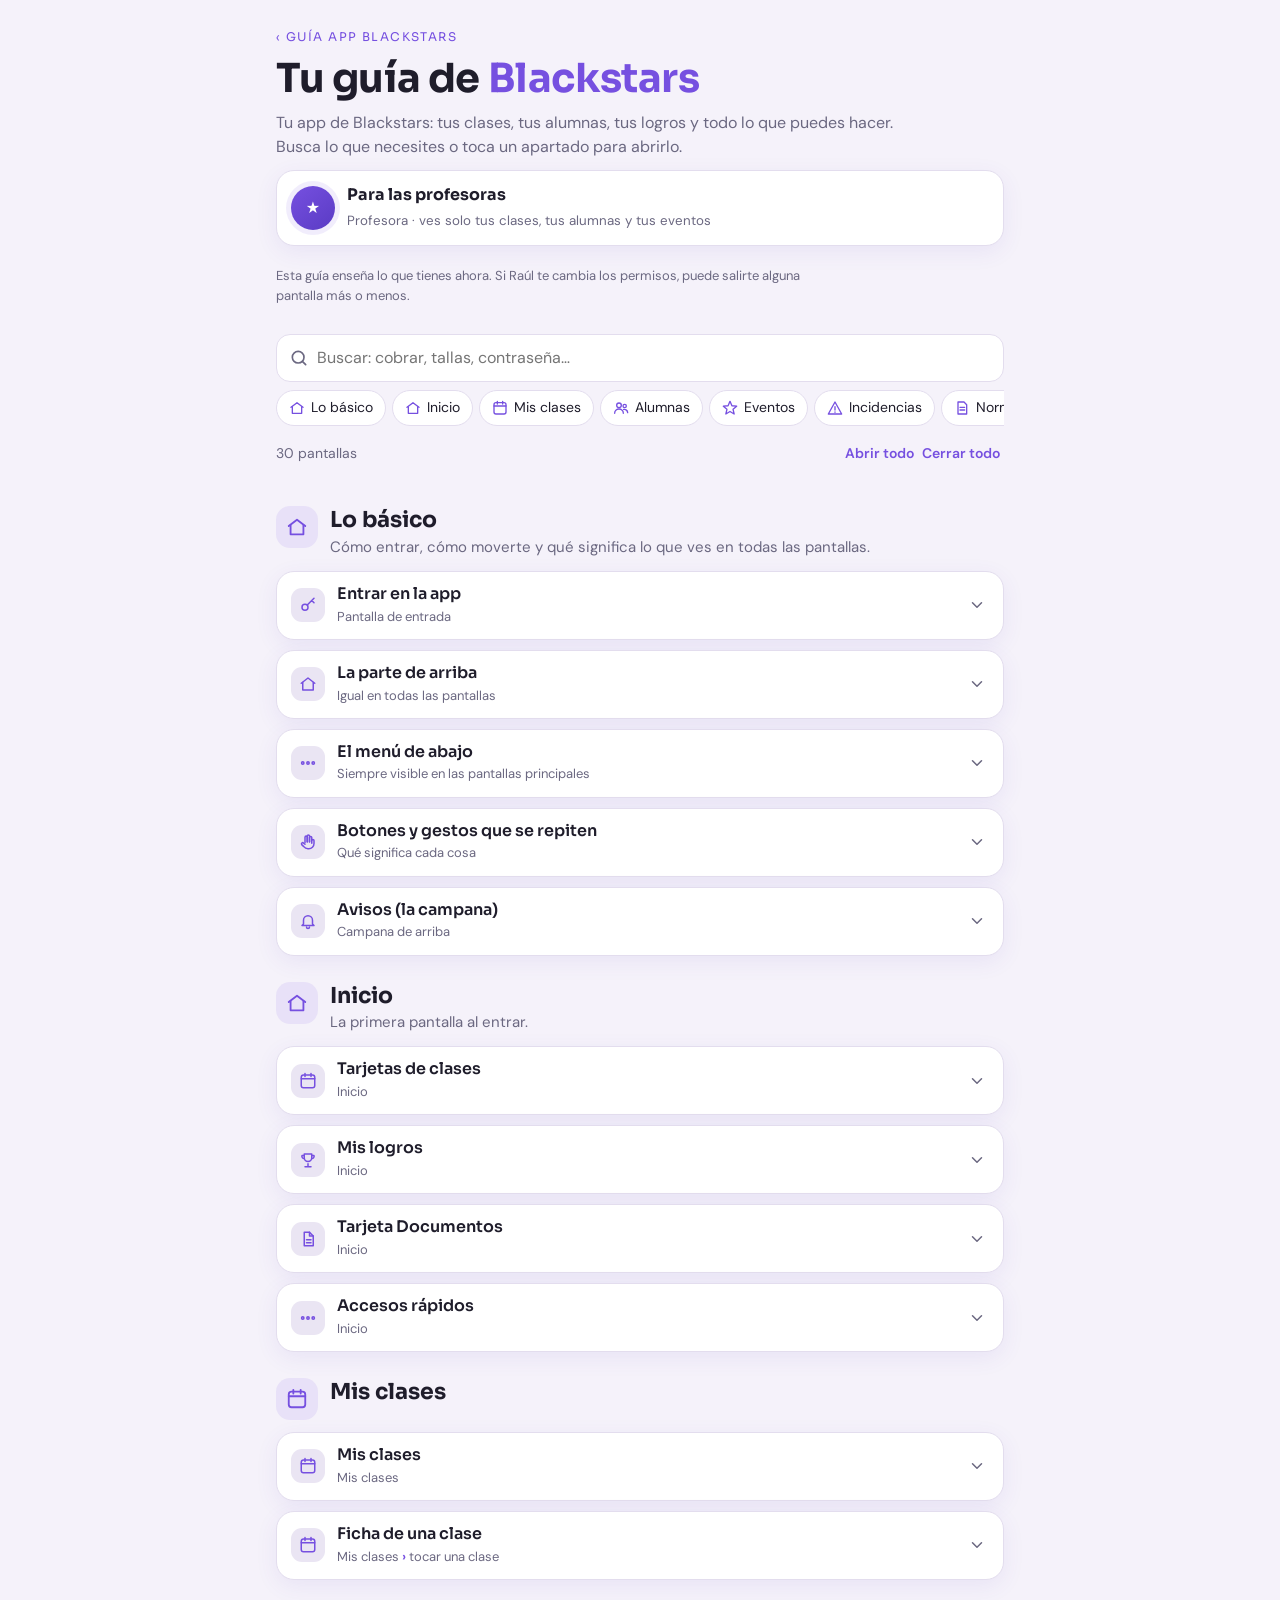
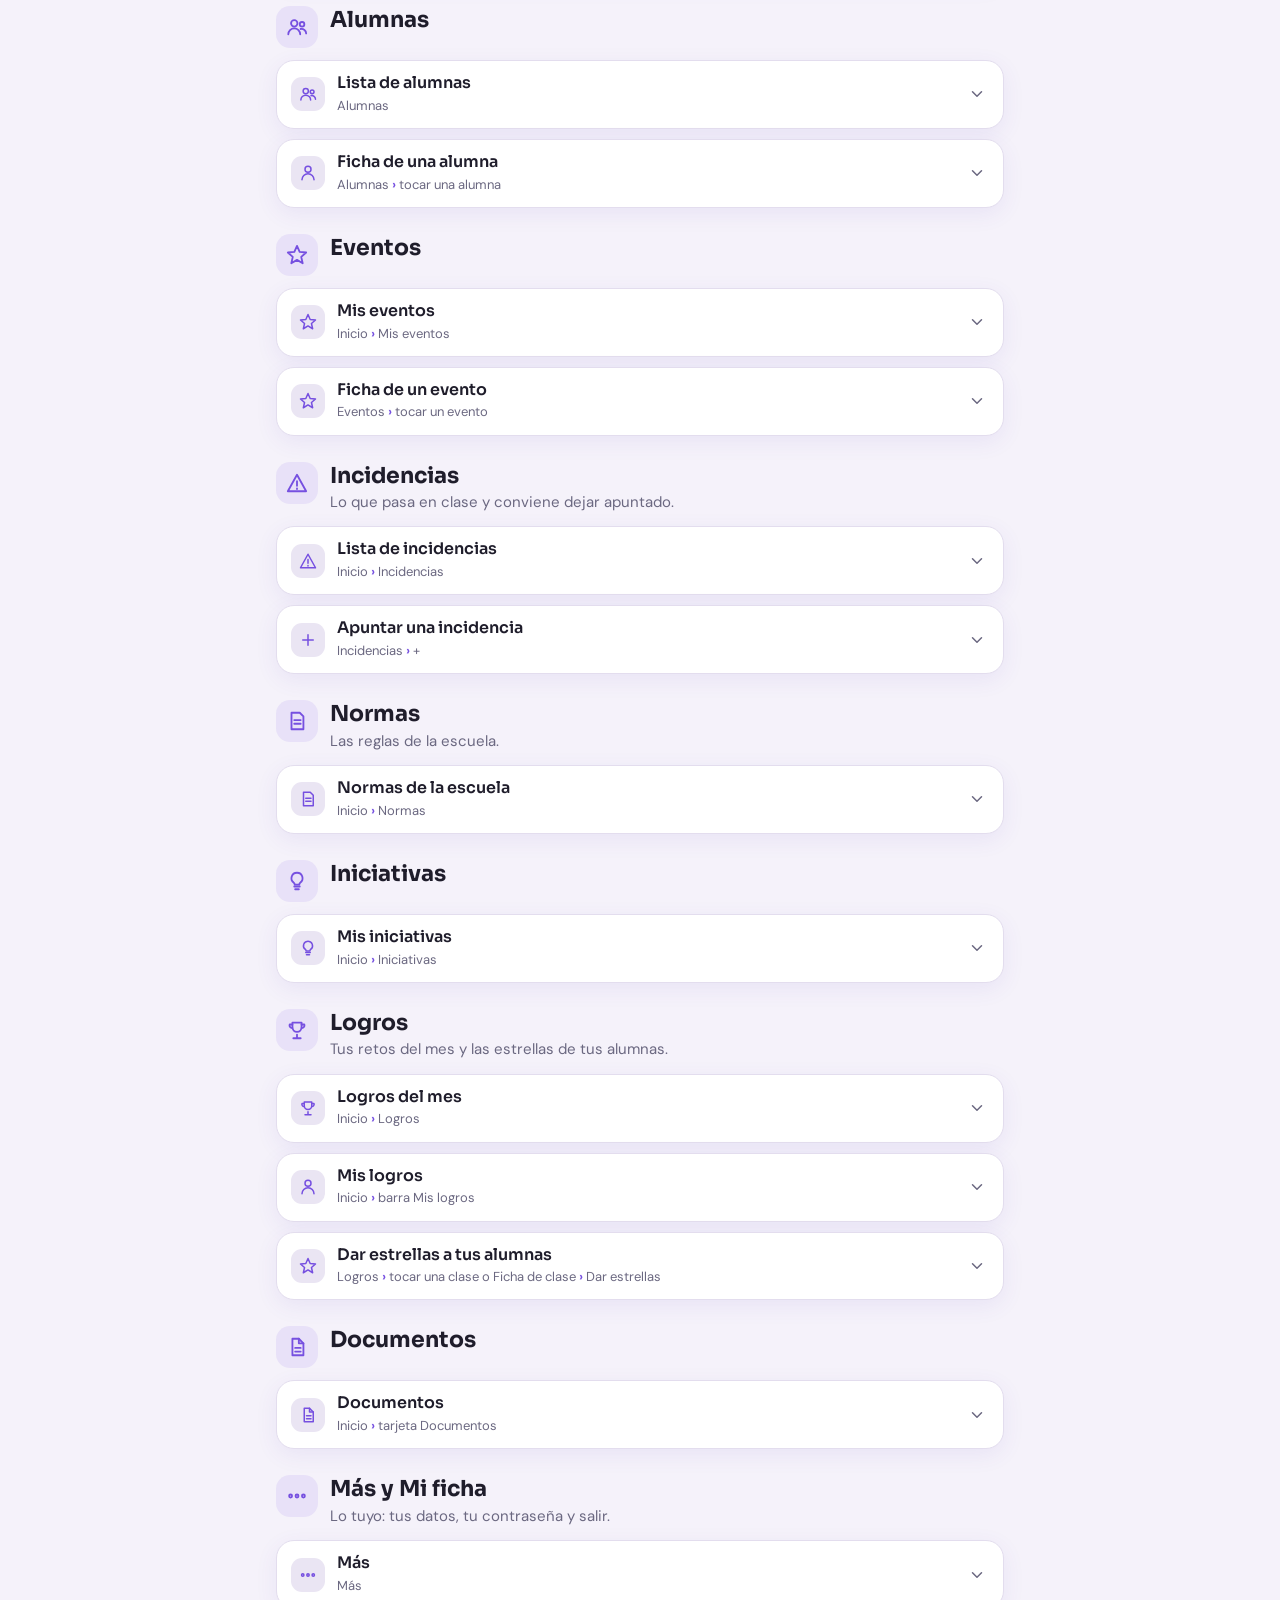
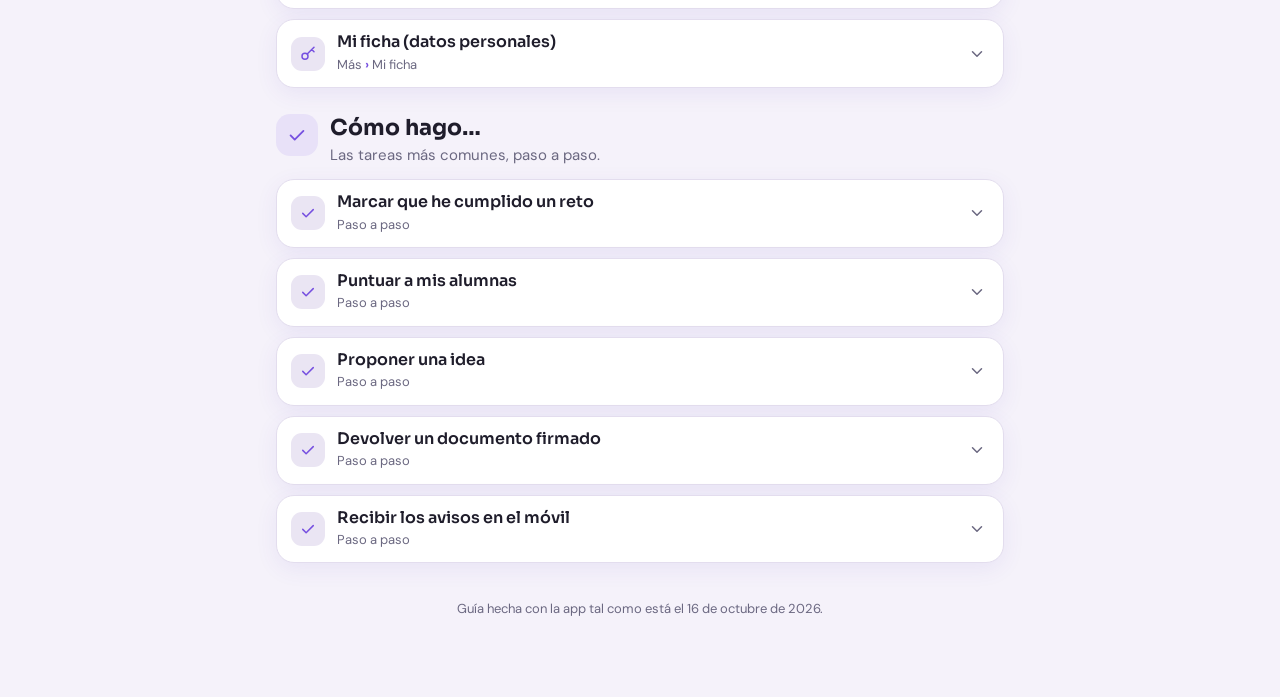
<file: guia/profesora/index.html>
<!doctype html><html lang="es"><head><meta charset="utf-8"><meta name="viewport" content="width=device-width,initial-scale=1,viewport-fit=cover"><meta name="robots" content="noindex"><meta name="theme-color" content="#7650E0"><link rel="icon" href="../../icons/icon-192.png"><style>:root{padding-top:env(safe-area-inset-top);padding-bottom:env(safe-area-inset-bottom)}body{margin:0}[hidden]{display:none!important}</style></head><body><title>Guía Blackstars de profesoras</title>
<meta name="claude:viewport-fit-sides" content="cover">
<link rel="preconnect" href="https://fonts.googleapis.com"><link rel="preconnect" href="https://fonts.gstatic.com" crossorigin>
<link rel="stylesheet" href="https://fonts.googleapis.com/css2?family=DM+Sans:opsz,wght@9..40,400;9..40,600;9..40,700&family=Sora:wght@600;700&display=swap">
<style>
:root{
  /* Guía de bolsillo con el aspecto de la app: fondo lavanda, tarjetas blancas, acento lila; índice y buscador arriba */
  --bg:#F5F2FA; --bg2:#EAE5F3; --card:#FFFFFF; --line:#E3DDEE; --fg:#1F1D2B; --fg2:#6B6881;
  --lila:#7650E0; --lila2:#5A3BC4; --lila-s:rgba(118,80,224,.10); --oro:#F2C48D; --oro-t:#3E3763; --oro-s:rgba(242,196,141,.30);
  --verde:#1F8A5C; --verde-s:rgba(31,138,92,.12); --rojo:#D12F3B; --rojo-s:rgba(209,47,59,.10); --gris-s:#EEEBF3;
  --sombra:0 6px 22px rgba(90,59,196,.08); --f-tit:'Sora',system-ui,sans-serif; --f-txt:'DM Sans',system-ui,sans-serif;
}
@media (prefers-color-scheme: dark){:root:not([data-theme="light"]){--bg:#15121D;--bg2:#1D1928;--card:#221E2F;--line:#342E46;--fg:#EEEAF7;--fg2:#A9A3BE;--lila:#A58BFF;--lila2:#B9A4FF;--lila-s:rgba(165,139,255,.16);--oro:#F2C48D;--oro-t:#F6D7B0;--oro-s:rgba(242,196,141,.16);--verde:#4FC08D;--verde-s:rgba(79,192,141,.15);--rojo:#FF6B75;--rojo-s:rgba(255,107,117,.14);--gris-s:#2C2739;--sombra:0 6px 22px rgba(0,0,0,.35);color-scheme:dark}}
:root[data-theme="dark"]{--bg:#15121D;--bg2:#1D1928;--card:#221E2F;--line:#342E46;--fg:#EEEAF7;--fg2:#A9A3BE;--lila:#A58BFF;--lila2:#B9A4FF;--lila-s:rgba(165,139,255,.16);--oro:#F2C48D;--oro-t:#F6D7B0;--oro-s:rgba(242,196,141,.16);--verde:#4FC08D;--verde-s:rgba(79,192,141,.15);--rojo:#FF6B75;--rojo-s:rgba(255,107,117,.14);--gris-s:#2C2739;--sombra:0 6px 22px rgba(0,0,0,.35);color-scheme:dark}
*{box-sizing:border-box}
body{background:var(--bg);color:var(--fg);font-family:var(--f-txt);font-size:16px;line-height:1.55;-webkit-text-size-adjust:100%}
body::before{content:"";position:fixed;inset:0 0 auto;height:env(safe-area-inset-top,0px);z-index:10;background:var(--bg)}
.envoltura{max-width:760px;margin:0 auto;padding-left:max(16px,env(safe-area-inset-left,0px));padding-right:max(16px,env(safe-area-inset-right,0px));padding-block:0 64px}
.portada{padding-block:28px 18px;display:grid;gap:10px}
.portada .sup{font-family:var(--f-tit);font-size:12px;letter-spacing:.12em;text-transform:uppercase;color:var(--lila)}
.portada h1{font-family:var(--f-tit);font-size:clamp(28px,7vw,40px);line-height:1.1;margin:0;text-wrap:balance;letter-spacing:-.01em}
.portada h1 em{font-style:normal;color:var(--lila)}
.portada p{margin:0;color:var(--fg2);max-width:60ch}
.quien{display:flex;align-items:center;gap:12px;background:var(--card);border:1px solid var(--line);border-radius:18px;padding:12px 14px;box-shadow:var(--sombra)}
.quien .av{width:44px;height:44px;border-radius:50%;display:grid;place-items:center;background:linear-gradient(140deg,var(--lila),var(--lila2));color:#fff;font-family:var(--f-tit);font-weight:700;flex:none;box-shadow:0 0 0 5px var(--lila-s)}
.quien b{font-family:var(--f-tit);display:block}
.quien small{color:var(--fg2)}
.barra-b{position:sticky;top:env(safe-area-inset-top,0px);z-index:5;background:var(--bg);padding-block:10px 8px;display:grid;gap:8px}
.buscador{display:flex;align-items:center;gap:8px;background:var(--card);border:1px solid var(--line);border-radius:14px;padding:0 6px 0 12px;min-height:48px;color:var(--fg2)}
.buscador:focus-within{border-color:var(--lila);box-shadow:0 0 0 3px var(--lila-s)}
.buscador input{flex:1;min-width:0;border:0;background:transparent;font:inherit;color:var(--fg);padding:10px 0;outline:none}
.buscador button{border:0;background:var(--gris-s);color:var(--fg2);border-radius:10px;min-height:36px;padding:0 10px;font:inherit;font-size:14px;cursor:pointer}
.indice{display:flex;gap:6px;overflow-x:auto;scrollbar-width:none;padding-bottom:2px}
.indice::-webkit-scrollbar{display:none}
.indice a{flex:none;display:inline-flex;align-items:center;gap:6px;text-decoration:none;color:var(--fg);background:var(--card);border:1px solid var(--line);border-radius:999px;padding:6px 12px;font-size:14px;min-height:36px;white-space:nowrap}
.indice a .i{color:var(--lila)}
.indice a:focus-visible,.pant summary:focus-visible,.buscador button:focus-visible,.acciones button:focus-visible{outline:2px solid var(--lila);outline-offset:2px}
.acciones{display:flex;gap:8px;justify-content:space-between;align-items:center;font-size:14px;color:var(--fg2)}
.acciones button{border:0;background:none;color:var(--lila);font:inherit;font-weight:600;cursor:pointer;min-height:36px;padding:0 4px}
.sec{margin-top:26px;scroll-margin-top:130px}
.sec-cab{display:flex;gap:12px;align-items:flex-start;margin-bottom:12px}
.s-ico{width:42px;height:42px;border-radius:14px;display:grid;place-items:center;background:var(--lila-s);color:var(--lila);flex:none}
.sec-cab h2{font-family:var(--f-tit);font-size:22px;margin:0;line-height:1.25;text-wrap:balance}
.sec-cab p{margin:2px 0 0;color:var(--fg2);font-size:15px}
.pant{background:var(--card);border:1px solid var(--line);border-radius:18px;margin-top:10px;box-shadow:var(--sombra);scroll-margin-top:130px}
.pant summary{list-style:none;display:flex;gap:12px;align-items:center;padding:12px 14px;cursor:pointer;min-height:56px}
.pant summary::-webkit-details-marker{display:none}
.p-ico{width:34px;height:34px;flex:none;border-radius:11px;background:var(--bg2);color:var(--lila);display:grid;place-items:center;flex:none}
.p-t{flex:1;min-width:0}
.p-t>b{display:block;font-family:var(--f-tit);font-size:16px;font-weight:600;line-height:1.3}
.p-t>small{display:block;color:var(--fg2);font-size:13px;margin-top:2px}
.p-fl{color:var(--fg2);transition:transform .2s;flex:none;display:grid;place-items:center;width:24px;height:24px}
.pant[open] .p-fl{transform:rotate(180deg)}
.p-c{padding:2px 16px 16px;border-top:1px solid var(--line);min-width:0}
.p-c>*:first-child{margin-top:12px}
.p-c p{margin:10px 0}
.p-c h4{font-family:var(--f-tit);font-size:14px;letter-spacing:.04em;text-transform:uppercase;color:var(--lila2);margin:18px 0 6px}
.p-c ul,.p-c ol{margin:8px 0;padding-left:20px;display:grid;gap:6px}
.pasos{counter-reset:p;list-style:none;padding-left:0!important}
.pasos li{counter-increment:p;position:relative;padding-left:36px;min-height:26px}
.pasos li::before{content:counter(p);position:absolute;left:0;top:0;width:26px;height:26px;border-radius:50%;background:var(--lila);color:#fff;font-family:var(--f-tit);font-size:13px;font-weight:700;display:grid;place-items:center}
.ruta{display:inline;color:var(--fg2)}
.ruta b{color:var(--lila);font-weight:700}
.bts{display:grid;gap:8px;margin:10px 0}
.bt{display:grid;grid-template-columns:fit-content(46%) 1fr;gap:10px;align-items:start}
.bt-d{min-width:0;padding-top:4px;font-size:15px}
.pill{display:inline-flex;align-items:center;gap:6px;min-height:32px;padding:4px 12px;border-radius:12px;font-weight:600;font-size:14px;line-height:1.25}
.pill.sec{background:var(--lila-s);color:var(--lila2)}
.pill.pri{background:linear-gradient(140deg,var(--lila),var(--lila2));color:#fff}
.pill.verde{background:var(--verde);color:#fff}
.pill.no{background:var(--rojo-s);color:var(--rojo)}
.pill.on{background:var(--lila);color:#fff}
.pill:empty,.pill:has(> svg:only-child){padding:4px 8px}
.chip{display:inline-block;font-size:12.5px;font-weight:600;padding:1px 9px;border-radius:999px;margin:0 2px;vertical-align:1px;white-space:nowrap}
.chip.mor{background:var(--lila-s);color:var(--lila2)} .chip.ok{background:var(--verde-s);color:var(--verde)}
.chip.no{background:var(--rojo-s);color:var(--rojo)} .chip.gris{background:var(--gris-s);color:var(--fg2)}
.chip.oro{background:var(--oro-s);color:var(--oro-t)}
.nota{background:var(--bg2);border-radius:12px;padding:10px 12px;font-size:14.5px;color:var(--fg2);margin:10px 0}
.nota.ojo{display:flex;gap:8px;align-items:flex-start;background:var(--oro-s);color:var(--oro-t)}
.nota.ojo .i{flex:none;margin-top:2px}
.tabla{overflow-x:auto;margin:10px 0;border:1px solid var(--line);border-radius:12px}
table{border-collapse:collapse;width:100%;font-size:14px;min-width:460px}
th,td{text-align:left;padding:8px 10px;border-bottom:1px solid var(--line);vertical-align:top}
th{font-family:var(--f-tit);font-size:12.5px;letter-spacing:.04em;text-transform:uppercase;color:var(--fg2);background:var(--bg2)}
tr:last-child td{border-bottom:0}
.qv td:not(:first-child){color:var(--fg2)}
.qv td:first-child{font-weight:600}
.maq{background:var(--bg2);border-radius:16px;padding:12px;margin:10px 0}
.maq-cab{display:flex;align-items:center;gap:10px;background:var(--card);border-radius:14px;padding:10px 12px;border:1px solid var(--line)}
.maq-logo{width:34px;height:34px;border-radius:50%;background:#16131F;color:var(--oro);display:grid;place-items:center;box-shadow:0 0 0 4px var(--lila-s);flex:none}
.maq-t{flex:1;min-width:0}.maq-t small{display:block;font-size:10.5px;color:var(--fg2)}.maq-t b{font-family:var(--f-tit)}
.maq-cam{position:relative;color:var(--fg)}.maq-cam i{position:absolute;top:0;right:0;width:8px;height:8px;border-radius:50%;background:var(--rojo)}
.maq-ins{background:var(--oro-s);color:var(--oro-t);border-radius:10px;padding:2px 8px;font-size:12px;font-weight:700;line-height:1.2;text-align:center}
.maq-ins small{display:block;font-size:10px;font-weight:600;opacity:.8}
.maq-nav{display:flex;justify-content:space-around;background:var(--card);border-radius:18px;padding:8px 4px;border:1px solid var(--line);box-shadow:var(--sombra)}
.maq-nav span{display:grid;justify-items:center;gap:2px;font-size:11.5px;color:var(--fg2)}
.maq-nav span.on{color:var(--lila)}
.sin{display:none;text-align:center;color:var(--fg2);padding:30px 0}
mark{background:var(--oro-s);color:inherit;border-radius:3px;padding:0 1px}
.pie{margin-top:36px;color:var(--fg2);font-size:13px;text-align:center}
@media (prefers-reduced-motion: reduce){.p-fl{transition:none}html{scroll-behavior:auto}}
html{scroll-behavior:smooth}
</style>
<div class="envoltura">
  <header class="portada">
    <div class="sup"><a href="../" style="color:inherit;text-decoration:none">‹ Guía app Blackstars</a></div>
    <h1>Tu guía de <em>Blackstars</em></h1>
    <p>Tu app de Blackstars: tus clases, tus alumnas, tus logros y todo lo que puedes hacer. Busca lo que necesites o toca un apartado para abrirlo.</p>
    <div class="quien"><span class="av">★</span><span><b>Para las profesoras</b><small>Profesora · ves solo tus clases, tus alumnas y tus eventos</small></span></div>
    <p class="pie" style="margin:10px 0 0;text-align:left">Esta guía enseña lo que tienes ahora. Si Raúl te cambia los permisos, puede salirte alguna pantalla más o menos.</p>
  </header>
  <div class="barra-b">
    <label class="buscador" for="buscar"><svg class="i" width="20" height="20" viewBox="0 0 24 24" fill="none" stroke="currentColor" stroke-width="2" stroke-linecap="round" stroke-linejoin="round" aria-hidden="true"><circle cx="11" cy="11" r="7"/><path d="M20 20l-4-4"/></svg><input id="buscar" type="search" placeholder="Buscar: cobrar, tallas, contraseña…" autocomplete="off"><button type="button" id="limpiar" hidden>Borrar</button></label>
    <nav class="indice" aria-label="Apartados"><a href="#basico"><svg class="i" width="16" height="16" viewBox="0 0 24 24" fill="none" stroke="currentColor" stroke-width="2" stroke-linecap="round" stroke-linejoin="round" aria-hidden="true"><path d="M3 11l9-7 9 7"/><path d="M5 10v10h14V10"/></svg>Lo básico</a><a href="#inicio"><svg class="i" width="16" height="16" viewBox="0 0 24 24" fill="none" stroke="currentColor" stroke-width="2" stroke-linecap="round" stroke-linejoin="round" aria-hidden="true"><path d="M3 11l9-7 9 7"/><path d="M5 10v10h14V10"/></svg>Inicio</a><a href="#clases"><svg class="i" width="16" height="16" viewBox="0 0 24 24" fill="none" stroke="currentColor" stroke-width="2" stroke-linecap="round" stroke-linejoin="round" aria-hidden="true"><rect x="3" y="4" width="18" height="17" rx="3"/><path d="M3 9h18M8 2v4M16 2v4"/></svg>Mis clases</a><a href="#alumnas"><svg class="i" width="16" height="16" viewBox="0 0 24 24" fill="none" stroke="currentColor" stroke-width="2" stroke-linecap="round" stroke-linejoin="round" aria-hidden="true"><circle cx="9" cy="8" r="3.5"/><path d="M2.5 20a6.5 6.5 0 0 1 13 0"/><circle cx="17.5" cy="9" r="2.5"/><path d="M16 14.2a5 5 0 0 1 6 4.8"/></svg>Alumnas</a><a href="#eventos"><svg class="i" width="16" height="16" viewBox="0 0 24 24" fill="none" stroke="currentColor" stroke-width="2" stroke-linecap="round" stroke-linejoin="round" aria-hidden="true"><path d="M12 2l2.9 6.6 7.1.7-5.4 4.7 1.6 7-6.2-3.7-6.2 3.7 1.6-7L2 9.3l7.1-.7z"/></svg>Eventos</a><a href="#incidencias"><svg class="i" width="16" height="16" viewBox="0 0 24 24" fill="none" stroke="currentColor" stroke-width="2" stroke-linecap="round" stroke-linejoin="round" aria-hidden="true"><path d="M12 3l10 18H2z"/><path d="M12 10v5M12 18v.5"/></svg>Incidencias</a><a href="#normas"><svg class="i" width="16" height="16" viewBox="0 0 24 24" fill="none" stroke="currentColor" stroke-width="2" stroke-linecap="round" stroke-linejoin="round" aria-hidden="true"><path d="M6 3h9l4 4v14H6z"/><path d="M9 11h7M9 15h7"/></svg>Normas</a><a href="#iniciativas"><svg class="i" width="16" height="16" viewBox="0 0 24 24" fill="none" stroke="currentColor" stroke-width="2" stroke-linecap="round" stroke-linejoin="round" aria-hidden="true"><path d="M9 18h6M10 21h4"/><path d="M12 3a6 6 0 0 0-3.5 10.9c.6.5 1 1.2 1 2V16h5v-.1c0-.8.4-1.5 1-2A6 6 0 0 0 12 3z"/></svg>Iniciativas</a><a href="#logros"><svg class="i" width="16" height="16" viewBox="0 0 24 24" fill="none" stroke="currentColor" stroke-width="2" stroke-linecap="round" stroke-linejoin="round" aria-hidden="true"><path d="M8 21h8M12 17v4M7 4h10v5a5 5 0 0 1-10 0z"/><path d="M7 6H4a3 3 0 0 0 3 4M17 6h3a3 3 0 0 1-3 4"/></svg>Logros</a><a href="#documentos"><svg class="i" width="16" height="16" viewBox="0 0 24 24" fill="none" stroke="currentColor" stroke-width="2" stroke-linecap="round" stroke-linejoin="round" aria-hidden="true"><path d="M7 3h7l5 5v13H7z"/><path d="M14 3v5h5M10 13h6M10 17h6"/></svg>Documentos</a><a href="#mas"><svg class="i" width="16" height="16" viewBox="0 0 24 24" fill="none" stroke="currentColor" stroke-width="2" stroke-linecap="round" stroke-linejoin="round" aria-hidden="true"><circle cx="5" cy="12" r="1.6"/><circle cx="12" cy="12" r="1.6"/><circle cx="19" cy="12" r="1.6"/></svg>Más y Mi ficha</a><a href="#como"><svg class="i" width="16" height="16" viewBox="0 0 24 24" fill="none" stroke="currentColor" stroke-width="2" stroke-linecap="round" stroke-linejoin="round" aria-hidden="true"><path d="M5 12.5l4.5 4.5L19 7.5"/></svg>Cómo hago…</a></nav>
    <div class="acciones"><span id="res"></span><span><button type="button" id="abrir">Abrir todo</button><button type="button" id="cerrar">Cerrar todo</button></span></div>
  </div>
  <main><section class="sec" id="basico" data-titulo="Lo básico"><header class="sec-cab"><span class="s-ico"><svg class="i" width="22" height="22" viewBox="0 0 24 24" fill="none" stroke="currentColor" stroke-width="2" stroke-linecap="round" stroke-linejoin="round" aria-hidden="true"><path d="M3 11l9-7 9 7"/><path d="M5 10v10h14V10"/></svg></span><div><h2>Lo básico</h2><p>Cómo entrar, cómo moverte y qué significa lo que ves en todas las pantallas.</p></div></header><details class="pant" id="entrar"><summary><span class="p-ico"><svg class="i" width="18" height="18" viewBox="0 0 24 24" fill="none" stroke="currentColor" stroke-width="2" stroke-linecap="round" stroke-linejoin="round" aria-hidden="true"><circle cx="8" cy="15" r="4"/><path d="M11 12l9-9M17 6l3 3"/></svg></span><span class="p-t"><b>Entrar en la app</b><small>Pantalla de entrada</small></span><span class="p-fl"><svg class="i" width="18" height="18" viewBox="0 0 24 24" fill="none" stroke="currentColor" stroke-width="2" stroke-linecap="round" stroke-linejoin="round" aria-hidden="true"><path d="M6 9l6 6 6-6"/></svg></span></summary><div class="p-c"><p>Se entra con tu <b>correo</b> y tu <b>contraseña</b>, y el botón <b>Entrar</b>.</p><div class="bts"><div class="bt"><span class="pill pri">Entrar</span><span class="bt-d">Comprueba el correo y la contraseña. Si algo está mal sale “Correo o contraseña incorrectos”.</span></div><div class="bt"><span class="pill sec">He olvidado la contraseña</span><span class="bt-d">Escribe antes tu correo arriba. Te llega un correo con un enlace para poner una contraseña nueva.</span></div></div><h4>El ojito de la contraseña</h4><p>A la derecha de cada casilla de contraseña hay un ojo <svg class="i" width="16" height="16" viewBox="0 0 24 24" fill="none" stroke="currentColor" stroke-width="2" stroke-linecap="round" stroke-linejoin="round" aria-hidden="true"><path d="M2 12s3.6-7 10-7 10 7 10 7-3.6 7-10 7S2 12 2 12z"/><circle cx="12" cy="12" r="3"/></svg>. <b>Mientras lo mantienes pulsado</b> ves lo que has escrito; al soltar, se oculta otra vez.</p><h4>La primera vez</h4><p>Quien entra por primera vez lo hace con una <b>contraseña provisional</b> que le da la administración. La app le lleva sola a <b>Crea tu contraseña</b>: escribe una suya de al menos 8 caracteres, pulsa <b>Guardar</b> y ya entra con ella para siempre.</p><h4>Tenerla como una app en el móvil</h4><p>Desde el navegador, “Añadir a pantalla de inicio” (en el iPhone: botón Compartir › Añadir a pantalla de inicio). Así se abre como una app y pueden llegar los avisos al móvil.</p></div></details><details class="pant" id="cabecera"><summary><span class="p-ico"><svg class="i" width="18" height="18" viewBox="0 0 24 24" fill="none" stroke="currentColor" stroke-width="2" stroke-linecap="round" stroke-linejoin="round" aria-hidden="true"><path d="M3 11l9-7 9 7"/><path d="M5 10v10h14V10"/></svg></span><span class="p-t"><b>La parte de arriba</b><small>Igual en todas las pantallas</small></span><span class="p-fl"><svg class="i" width="18" height="18" viewBox="0 0 24 24" fill="none" stroke="currentColor" stroke-width="2" stroke-linecap="round" stroke-linejoin="round" aria-hidden="true"><path d="M6 9l6 6 6-6"/></svg></span></summary><div class="p-c"><div class="maq"><div class="maq-cab"><span class="maq-logo">★</span><span class="maq-t"><small>Academia Blackstars</small><b>Inicio</b></span><span class="maq-cam"><svg class="i" width="20" height="20" viewBox="0 0 24 24" fill="none" stroke="currentColor" stroke-width="2" stroke-linecap="round" stroke-linejoin="round" aria-hidden="true"><path d="M6 16V11a6 6 0 0 1 12 0v5l2 2H4z"/><path d="M10 20a2 2 0 0 0 4 0"/></svg><i></i></span><span class="maq-ins"><small>Profesora</small>Lucía</span></div></div><ul><li><b>Logo</b> a la izquierda en las pantallas principales. En las pantallas de dentro, en su lugar sale una <b>flecha ‹</b> que te devuelve a la pantalla anterior.</li><li><b>Título</b> de la pantalla y, debajo, una línea pequeña con el detalle (la fecha de hoy, el mes, cuántas hay…).</li><li><b>Campana</b> <svg class="i" width="16" height="16" viewBox="0 0 24 24" fill="none" stroke="currentColor" stroke-width="2" stroke-linecap="round" stroke-linejoin="round" aria-hidden="true"><path d="M6 16V11a6 6 0 0 1 12 0v5l2 2H4z"/><path d="M10 20a2 2 0 0 0 4 0"/></svg>: tus avisos. Si tiene un <b>punto</b>, hay alguno sin leer.</li><li><b>Insignia</b>: arriba tu papel (<b>Profesora</b>) y debajo tu nombre de pila. En las pantallas de dentro se oculta para dejar sitio.</li></ul></div></details><details class="pant" id="menu"><summary><span class="p-ico"><svg class="i" width="18" height="18" viewBox="0 0 24 24" fill="none" stroke="currentColor" stroke-width="2" stroke-linecap="round" stroke-linejoin="round" aria-hidden="true"><circle cx="5" cy="12" r="1.6"/><circle cx="12" cy="12" r="1.6"/><circle cx="19" cy="12" r="1.6"/></svg></span><span class="p-t"><b>El menú de abajo</b><small>Siempre visible en las pantallas principales</small></span><span class="p-fl"><svg class="i" width="18" height="18" viewBox="0 0 24 24" fill="none" stroke="currentColor" stroke-width="2" stroke-linecap="round" stroke-linejoin="round" aria-hidden="true"><path d="M6 9l6 6 6-6"/></svg></span></summary><div class="p-c"><div class="maq"><div class="maq-nav"><span class="on"><svg class="i" width="20" height="20" viewBox="0 0 24 24" fill="none" stroke="currentColor" stroke-width="2" stroke-linecap="round" stroke-linejoin="round" aria-hidden="true"><path d="M3 11l9-7 9 7"/><path d="M5 10v10h14V10"/></svg>Inicio</span><span class=""><svg class="i" width="20" height="20" viewBox="0 0 24 24" fill="none" stroke="currentColor" stroke-width="2" stroke-linecap="round" stroke-linejoin="round" aria-hidden="true"><rect x="3" y="4" width="18" height="17" rx="3"/><path d="M3 9h18M8 2v4M16 2v4"/></svg>Mis clases</span><span class=""><svg class="i" width="20" height="20" viewBox="0 0 24 24" fill="none" stroke="currentColor" stroke-width="2" stroke-linecap="round" stroke-linejoin="round" aria-hidden="true"><circle cx="9" cy="8" r="3.5"/><path d="M2.5 20a6.5 6.5 0 0 1 13 0"/><circle cx="17.5" cy="9" r="2.5"/><path d="M16 14.2a5 5 0 0 1 6 4.8"/></svg>Alumnas</span><span class=""><svg class="i" width="20" height="20" viewBox="0 0 24 24" fill="none" stroke="currentColor" stroke-width="2" stroke-linecap="round" stroke-linejoin="round" aria-hidden="true"><circle cx="5" cy="12" r="1.6"/><circle cx="12" cy="12" r="1.6"/><circle cx="19" cy="12" r="1.6"/></svg>Más</span></div></div><ul><li><b>Inicio</b>: tu pantalla principal.</li><li><b>Mis clases</b>: tus clases.</li><li><b>Alumnas</b>: tus alumnas.</li><li><b>Más</b>: tu ficha, cambiar la contraseña y cerrar sesión.</li></ul><p>La pestaña en la que estás sale marcada en lila.</p></div></details><details class="pant" id="gestos"><summary><span class="p-ico"><svg class="i" width="18" height="18" viewBox="0 0 24 24" fill="none" stroke="currentColor" stroke-width="2" stroke-linecap="round" stroke-linejoin="round" aria-hidden="true"><path d="M8 13V5.5a1.5 1.5 0 0 1 3 0V12"/><path d="M11 11.5V4a1.5 1.5 0 0 1 3 0v8"/><path d="M14 11.5V6a1.5 1.5 0 0 1 3 0v7.5"/><path d="M17 10a1.5 1.5 0 0 1 3 0v4a7 7 0 0 1-7 7h-1a7 7 0 0 1-5.6-2.8L3.6 15.5a1.6 1.6 0 0 1 2.4-2.1L8 15"/></svg></span><span class="p-t"><b>Botones y gestos que se repiten</b><small>Qué significa cada cosa</small></span><span class="p-fl"><svg class="i" width="18" height="18" viewBox="0 0 24 24" fill="none" stroke="currentColor" stroke-width="2" stroke-linecap="round" stroke-linejoin="round" aria-hidden="true"><path d="M6 9l6 6 6-6"/></svg></span></summary><div class="p-c"><div class="bts"><div class="bt"><span class="pill pri"><svg class="i" width="16" height="16" viewBox="0 0 24 24" fill="none" stroke="currentColor" stroke-width="2" stroke-linecap="round" stroke-linejoin="round" aria-hidden="true"><path d="M12 5v14M5 12h14"/></svg>+</span><span class="bt-d">El botón redondo lila de abajo a la derecha. Añade algo nuevo de lo que estás viendo (una alumna, un movimiento, una norma…). Si no sale, es que en esa pantalla no puedes añadir.</span></div><div class="bt"><span class="pill sec"><svg class="i" width="16" height="16" viewBox="0 0 24 24" fill="none" stroke="currentColor" stroke-width="2" stroke-linecap="round" stroke-linejoin="round" aria-hidden="true"><path d="M15 5l-7 7 7 7"/></svg>‹</span><span class="bt-d">Vuelve a la pantalla anterior.</span></div><div class="bt"><span class="pill sec"><svg class="i" width="16" height="16" viewBox="0 0 24 24" fill="none" stroke="currentColor" stroke-width="2" stroke-linecap="round" stroke-linejoin="round" aria-hidden="true"><path d="M4 20l1-4L16.5 4.5a2.1 2.1 0 0 1 3 3L8 19z"/><path d="M14 7l3 3"/></svg>Editar</span><span class="bt-d">Abre el formulario para cambiar los datos.</span></div><div class="bt"><span class="pill sec"><svg class="i" width="16" height="16" viewBox="0 0 24 24" fill="none" stroke="currentColor" stroke-width="2" stroke-linecap="round" stroke-linejoin="round" aria-hidden="true"><path d="M9 5l7 7-7 7"/></svg>›</span><span class="bt-d">Una fila o tarjeta con flecha se toca para entrar.</span></div><div class="bt"><span class="pill pri">Guardar</span><span class="bt-d">Guarda lo escrito. Abajo sale un mensaje verde “Guardado”. Si sale en rojo, te dice qué falla.</span></div></div><h4>Gestos</h4><ul><li><b>Tocar</b> una fila o tarjeta: entra en ella.</li><li><b>Deslizar a los lados</b> las tarjetas de clases del Inicio: pasas de una clase a otra. Los puntitos de debajo dicen en cuál estás; tocar un punto te lleva a esa clase.</li><li><b>Tarjetas que se despliegan</b>: las que tienen una flecha a la derecha se abren al tocarlas y se cierran al volver a tocar (por ejemplo, las Notas de la profesora en una alumna).</li><li><b>Mantener pulsado</b> el ojito de la contraseña: la ves mientras no sueltas.</li><li><b>Filtros</b>: los botones en fila (por ejemplo Activas · Bajas · Todas) cambian lo que se ve. El elegido sale relleno en lila.</li><li>Antes de algo importante (dar de baja, quitar, borrar) la app <b>te pregunta</b> si estás segura. Puedes cancelar.</li></ul><h4>Colores</h4><ul><li><span class="chip ok">Activa</span> verde: activa, pagado, aprobado, ingreso (+).</li><li><span class="chip gris">Baja</span> gris: de baja, inactiva, pendiente, revisada.</li><li><span class="chip no">Quitar</span> rojo: quitar, gasto (−), sin acceso.</li><li><span class="chip oro">½ mes</span> amarillo: medio mes, nuevo, pendiente de firmar.</li><li><span class="chip mor">12 alumnas</span> lila: datos de información (número de alumnas, tipo…).</li></ul></div></details><details class="pant" id="avisos"><summary><span class="p-ico"><svg class="i" width="18" height="18" viewBox="0 0 24 24" fill="none" stroke="currentColor" stroke-width="2" stroke-linecap="round" stroke-linejoin="round" aria-hidden="true"><path d="M6 16V11a6 6 0 0 1 12 0v5l2 2H4z"/><path d="M10 20a2 2 0 0 0 4 0"/></svg></span><span class="p-t"><b>Avisos (la campana)</b><small><span class="ruta">Campana de arriba</span></small></span><span class="p-fl"><svg class="i" width="18" height="18" viewBox="0 0 24 24" fill="none" stroke="currentColor" stroke-width="2" stroke-linecap="round" stroke-linejoin="round" aria-hidden="true"><path d="M6 9l6 6 6-6"/></svg></span></summary><div class="p-c"><p>Lista de lo nuevo para ti, lo más reciente arriba. Los que no has leído tienen un <b>punto</b>. Al tocar un aviso se marca como leído y te lleva a lo que avisa (un documento, un evento, una norma…).</p><p>La app avisa sola cuando hay algo nuevo para ti: una norma, un evento, una iniciativa, un documento.</p><div class="bts"><div class="bt"><span class="pill sec"><svg class="i" width="16" height="16" viewBox="0 0 24 24" fill="none" stroke="currentColor" stroke-width="2" stroke-linecap="round" stroke-linejoin="round" aria-hidden="true"><path d="M6 16V11a6 6 0 0 1 12 0v5l2 2H4z"/><path d="M10 20a2 2 0 0 0 4 0"/></svg>Avisos en el móvil</span><span class="bt-d">Tarjeta arriba del todo. Púlsala y di “Permitir” para que los avisos lleguen también al móvil aunque la app esté cerrada. Cuando ya están activados, la tarjeta desaparece.</span></div></div><div class="nota">En el iPhone los avisos solo funcionan si la app está añadida a la pantalla de inicio y se abre desde ahí.</div></div></details></section><section class="sec" id="inicio" data-titulo="Inicio"><header class="sec-cab"><span class="s-ico"><svg class="i" width="22" height="22" viewBox="0 0 24 24" fill="none" stroke="currentColor" stroke-width="2" stroke-linecap="round" stroke-linejoin="round" aria-hidden="true"><path d="M3 11l9-7 9 7"/><path d="M5 10v10h14V10"/></svg></span><div><h2>Inicio</h2><p>La primera pantalla al entrar.</p></div></header><details class="pant" id="ini-clases"><summary><span class="p-ico"><svg class="i" width="18" height="18" viewBox="0 0 24 24" fill="none" stroke="currentColor" stroke-width="2" stroke-linecap="round" stroke-linejoin="round" aria-hidden="true"><rect x="3" y="4" width="18" height="17" rx="3"/><path d="M3 9h18M8 2v4M16 2v4"/></svg></span><span class="p-t"><b>Tarjetas de clases</b><small><span class="ruta">Inicio</span></small></span><span class="p-fl"><svg class="i" width="18" height="18" viewBox="0 0 24 24" fill="none" stroke="currentColor" stroke-width="2" stroke-linecap="round" stroke-linejoin="round" aria-hidden="true"><path d="M6 9l6 6 6-6"/></svg></span></summary><div class="p-c"><p>Arriba, una tarjeta grande por cada una de tus clases, empezando por <b>la próxima</b>. Desliza a los lados para ver las demás.</p><ul><li>Arriba a la izquierda: <b>cuándo</b> es (Ahora, Hoy, Mañana o el día de la semana). La primera pone “Próxima clase”.</li><li>Arriba a la derecha: la <b>hora</b> de empiece.</li><li>El <b>nombre</b> de la clase, los días que se da y la profesora.</li><li>A la derecha, el <b>número de alumnas</b>.</li></ul><p>Al tocar la tarjeta se abre la ficha de esa clase.</p><div class="nota">Si aún no hay clases, sale “Aún no hay clases”.</div></div></details><details class="pant" id="ini-logros"><summary><span class="p-ico"><svg class="i" width="18" height="18" viewBox="0 0 24 24" fill="none" stroke="currentColor" stroke-width="2" stroke-linecap="round" stroke-linejoin="round" aria-hidden="true"><path d="M8 21h8M12 17v4M7 4h10v5a5 5 0 0 1-10 0z"/><path d="M7 6H4a3 3 0 0 0 3 4M17 6h3a3 3 0 0 1-3 4"/></svg></span><span class="p-t"><b>Mis logros</b><small><span class="ruta">Inicio</span></small></span><span class="p-fl"><svg class="i" width="18" height="18" viewBox="0 0 24 24" fill="none" stroke="currentColor" stroke-width="2" stroke-linecap="round" stroke-linejoin="round" aria-hidden="true"><path d="M6 9l6 6 6-6"/></svg></span></summary><div class="p-c"><p>Debajo de las clases, tu barra del mes: el porcentaje de retos conseguidos y “X de Y conseguidos”. Al tocarla entras en <b>Mis logros</b> (ver Logros).</p></div></details><details class="pant" id="ini-docs"><summary><span class="p-ico"><svg class="i" width="18" height="18" viewBox="0 0 24 24" fill="none" stroke="currentColor" stroke-width="2" stroke-linecap="round" stroke-linejoin="round" aria-hidden="true"><path d="M7 3h7l5 5v13H7z"/><path d="M14 3v5h5M10 13h6M10 17h6"/></svg></span><span class="p-t"><b>Tarjeta Documentos</b><small><span class="ruta">Inicio</span></small></span><span class="p-fl"><svg class="i" width="18" height="18" viewBox="0 0 24 24" fill="none" stroke="currentColor" stroke-width="2" stroke-linecap="round" stroke-linejoin="round" aria-hidden="true"><path d="M6 9l6 6 6-6"/></svg></span></summary><div class="p-c"><ul><li><b>Documentos</b>: si tienes algo por firmar o leer, dice cuántos y lleva un número. Si no, pone “Subir y firmar”. Al tocarla entras en Documentos.</li></ul></div></details><details class="pant" id="ini-accesos"><summary><span class="p-ico"><svg class="i" width="18" height="18" viewBox="0 0 24 24" fill="none" stroke="currentColor" stroke-width="2" stroke-linecap="round" stroke-linejoin="round" aria-hidden="true"><circle cx="5" cy="12" r="1.6"/><circle cx="12" cy="12" r="1.6"/><circle cx="19" cy="12" r="1.6"/></svg></span><span class="p-t"><b>Accesos rápidos</b><small><span class="ruta">Inicio</span></small></span><span class="p-fl"><svg class="i" width="18" height="18" viewBox="0 0 24 24" fill="none" stroke="currentColor" stroke-width="2" stroke-linecap="round" stroke-linejoin="round" aria-hidden="true"><path d="M6 9l6 6 6-6"/></svg></span></summary><div class="p-c"><p>Botones cuadrados para ir directo: <b>Iniciativas, Mis alumnas, Logros, Incidencias, Mis eventos y Normas</b>.</p><ul><li>Los demás abren la lista de esa parte.</li></ul></div></details></section><section class="sec" id="clases" data-titulo="Mis clases"><header class="sec-cab"><span class="s-ico"><svg class="i" width="22" height="22" viewBox="0 0 24 24" fill="none" stroke="currentColor" stroke-width="2" stroke-linecap="round" stroke-linejoin="round" aria-hidden="true"><rect x="3" y="4" width="18" height="17" rx="3"/><path d="M3 9h18M8 2v4M16 2v4"/></svg></span><div><h2>Mis clases</h2></div></header><details class="pant" id="cl-lista"><summary><span class="p-ico"><svg class="i" width="18" height="18" viewBox="0 0 24 24" fill="none" stroke="currentColor" stroke-width="2" stroke-linecap="round" stroke-linejoin="round" aria-hidden="true"><rect x="3" y="4" width="18" height="17" rx="3"/><path d="M3 9h18M8 2v4M16 2v4"/></svg></span><span class="p-t"><b>Mis clases</b><small><span class="ruta">Mis clases</span></small></span><span class="p-fl"><svg class="i" width="18" height="18" viewBox="0 0 24 24" fill="none" stroke="currentColor" stroke-width="2" stroke-linecap="round" stroke-linejoin="round" aria-hidden="true"><path d="M6 9l6 6 6-6"/></svg></span></summary><div class="p-c"><p>Tarjetas de tus clases ordenadas por día y hora.</p><h4>Cada tarjeta</h4><ul><li>Nombre y, a la derecha, el número de alumnas (o “Externa”).</li><li>Días y horario.</li><li>La profesora.</li></ul></div></details><details class="pant" id="cl-ficha"><summary><span class="p-ico"><svg class="i" width="18" height="18" viewBox="0 0 24 24" fill="none" stroke="currentColor" stroke-width="2" stroke-linecap="round" stroke-linejoin="round" aria-hidden="true"><rect x="3" y="4" width="18" height="17" rx="3"/><path d="M3 9h18M8 2v4M16 2v4"/></svg></span><span class="p-t"><b>Ficha de una clase</b><small><span class="ruta">Mis clases <b>›</b> tocar una clase</span></small></span><span class="p-fl"><svg class="i" width="18" height="18" viewBox="0 0 24 24" fill="none" stroke="currentColor" stroke-width="2" stroke-linecap="round" stroke-linejoin="round" aria-hidden="true"><path d="M6 9l6 6 6-6"/></svg></span></summary><div class="p-c"><p>Arriba: horario de cada día, profesora, nivel y si está <b>Activa</b> o <b>Inactiva</b>.</p><div class="bts"><div class="bt"><span class="pill sec"><svg class="i" width="16" height="16" viewBox="0 0 24 24" fill="none" stroke="currentColor" stroke-width="2" stroke-linecap="round" stroke-linejoin="round" aria-hidden="true"><path d="M8 21h8M12 17v4M7 4h10v5a5 5 0 0 1-10 0z"/><path d="M7 6H4a3 3 0 0 0 3 4M17 6h3a3 3 0 0 1-3 4"/></svg>Dar estrellas</span><span class="bt-d">Puntuar a las alumnas de la clase en Logros (esfuerzo, tareas y actitud).</span></div></div><h4>Alumnas</h4><p>Lista de las alumnas que están ahora en la clase, con “Desde” (el día que entró) y la etiqueta <b>½ mes</b> si paga medio mes. Tocar una alumna abre su ficha.</p><div class="nota">Para apuntar o quitar alumnas de una clase, habla con recepción o con la administración.</div></div></details></section><section class="sec" id="alumnas" data-titulo="Alumnas"><header class="sec-cab"><span class="s-ico"><svg class="i" width="22" height="22" viewBox="0 0 24 24" fill="none" stroke="currentColor" stroke-width="2" stroke-linecap="round" stroke-linejoin="round" aria-hidden="true"><circle cx="9" cy="8" r="3.5"/><path d="M2.5 20a6.5 6.5 0 0 1 13 0"/><circle cx="17.5" cy="9" r="2.5"/><path d="M16 14.2a5 5 0 0 1 6 4.8"/></svg></span><div><h2>Alumnas</h2></div></header><details class="pant" id="al-lista"><summary><span class="p-ico"><svg class="i" width="18" height="18" viewBox="0 0 24 24" fill="none" stroke="currentColor" stroke-width="2" stroke-linecap="round" stroke-linejoin="round" aria-hidden="true"><circle cx="9" cy="8" r="3.5"/><path d="M2.5 20a6.5 6.5 0 0 1 13 0"/><circle cx="17.5" cy="9" r="2.5"/><path d="M16 14.2a5 5 0 0 1 6 4.8"/></svg></span><span class="p-t"><b>Lista de alumnas</b><small><span class="ruta">Alumnas</span></small></span><span class="p-fl"><svg class="i" width="18" height="18" viewBox="0 0 24 24" fill="none" stroke="currentColor" stroke-width="2" stroke-linecap="round" stroke-linejoin="round" aria-hidden="true"><path d="M6 9l6 6 6-6"/></svg></span></summary><div class="p-c"><p>Si tienes una sola clase, entras directo a la lista de tus alumnas. Si tienes varias, primero salen tus clases en tarjetas con el número de alumnas; toca una para ver sus alumnas.</p><div class="bts"><div class="bt"><span class="pill sec">Activas</span><span class="bt-d">Alumnas en activo (por defecto).</span></div><div class="bt"><span class="pill sec">Bajas</span><span class="bt-d">Alumnas que dejaron la clase o la academia.</span></div><div class="bt"><span class="pill sec">Todas</span><span class="bt-d">Todas seguidas, sin agrupar por clase.</span></div></div><h4>Buscar</h4><p>La casilla <svg class="i" width="16" height="16" viewBox="0 0 24 24" fill="none" stroke="currentColor" stroke-width="2" stroke-linecap="round" stroke-linejoin="round" aria-hidden="true"><circle cx="11" cy="11" r="7"/><path d="M20 20l-4-4"/></svg> <b>Buscar alumna</b> encuentra por nombre, apellidos o teléfono mientras escribes (da igual con o sin tildes).</p><h4>Cada alumna</h4><ul><li>Nombre, sus clases y las etiquetas <span class="chip ok">Activa</span> / <span class="chip gris">Baja</span> y <span class="chip oro">½ mes</span> si paga medio mes.</li><li>Dentro de una clase, si ves Logros: una <b>barra de estrellas</b> con el % del mes y los botones <b>A–Z</b> (por nombre) o <b>Más estrellas</b> (las mejores arriba). La app recuerda tu elección.</li></ul></div></details><details class="pant" id="al-ficha"><summary><span class="p-ico"><svg class="i" width="18" height="18" viewBox="0 0 24 24" fill="none" stroke="currentColor" stroke-width="2" stroke-linecap="round" stroke-linejoin="round" aria-hidden="true"><circle cx="12" cy="7" r="4"/><path d="M4 21a8 8 0 0 1 16 0"/></svg></span><span class="p-t"><b>Ficha de una alumna</b><small><span class="ruta">Alumnas <b>›</b> tocar una alumna</span></small></span><span class="p-fl"><svg class="i" width="18" height="18" viewBox="0 0 24 24" fill="none" stroke="currentColor" stroke-width="2" stroke-linecap="round" stroke-linejoin="round" aria-hidden="true"><path d="M6 9l6 6 6-6"/></svg></span></summary><div class="p-c"><p>Arriba: nombre, desde cuándo está activa y si paga medio mes.</p><ul><li><b>Mensualidad</b>: mes completo o medio mes.</li><li><b>Edad</b> (sale sola de la fecha de nacimiento).</li><li><b>Teléfono</b>: tócalo para llamar, o toca <b>WhatsApp</b> para escribirle.</li><li><b>Correo</b>.</li><li><b>Tutor</b> y su teléfono si es menor.</li><li><b>Notas</b> generales.</li></ul><h4>Notas de la profesora</h4><p>Desplegable para apuntar cómo va la alumna. Elige el tipo (<span class="chip ok">Avance</span><span class="chip mor">Esfuerzo</span><span class="chip no">Incidencia</span><span class="chip oro">Familia</span><span class="chip gris">Otra</span>), escribe y pulsa <b>Guardar nota</b>. Las notas se guardan por meses, cada una con quién la escribió y cuándo. <b>Borrar</b> sale en tus propias notas.</p><h4>Clases</h4><p>Las clases en las que está ahora (con el día que entró) y, debajo, <b>Clases anteriores</b> con sus fechas. Toca una clase para abrirla.</p><div class="nota">Puedes ver la ficha y escribir notas, pero no cambiar sus datos ni sus clases.</div></div></details></section><section class="sec" id="eventos" data-titulo="Eventos"><header class="sec-cab"><span class="s-ico"><svg class="i" width="22" height="22" viewBox="0 0 24 24" fill="none" stroke="currentColor" stroke-width="2" stroke-linecap="round" stroke-linejoin="round" aria-hidden="true"><path d="M12 2l2.9 6.6 7.1.7-5.4 4.7 1.6 7-6.2-3.7-6.2 3.7 1.6-7L2 9.3l7.1-.7z"/></svg></span><div><h2>Eventos</h2></div></header><details class="pant" id="ev-lista"><summary><span class="p-ico"><svg class="i" width="18" height="18" viewBox="0 0 24 24" fill="none" stroke="currentColor" stroke-width="2" stroke-linecap="round" stroke-linejoin="round" aria-hidden="true"><path d="M12 2l2.9 6.6 7.1.7-5.4 4.7 1.6 7-6.2-3.7-6.2 3.7 1.6-7L2 9.3l7.1-.7z"/></svg></span><span class="p-t"><b>Mis eventos</b><small><span class="ruta">Inicio <b>›</b> Mis eventos</span></small></span><span class="p-fl"><svg class="i" width="18" height="18" viewBox="0 0 24 24" fill="none" stroke="currentColor" stroke-width="2" stroke-linecap="round" stroke-linejoin="round" aria-hidden="true"><path d="M6 9l6 6 6-6"/></svg></span></summary><div class="p-c"><p>Los eventos en los que participas (porque te han asignado o lo coordinas).</p><div class="bts"><div class="bt"><span class="pill sec">Próximos</span><span class="bt-d">De hoy en adelante, el más cercano arriba.</span></div><div class="bt"><span class="pill sec">Pasados</span><span class="bt-d">Los que ya fueron, el último arriba.</span></div></div><p>Cada fila: día, título, fecha, hora y lugar; a la derecha, el número de alumnas inscritas.</p></div></details><details class="pant" id="ev-ficha"><summary><span class="p-ico"><svg class="i" width="18" height="18" viewBox="0 0 24 24" fill="none" stroke="currentColor" stroke-width="2" stroke-linecap="round" stroke-linejoin="round" aria-hidden="true"><path d="M12 2l2.9 6.6 7.1.7-5.4 4.7 1.6 7-6.2-3.7-6.2 3.7 1.6-7L2 9.3l7.1-.7z"/></svg></span><span class="p-t"><b>Ficha de un evento</b><small><span class="ruta">Eventos <b>›</b> tocar un evento</span></small></span><span class="p-fl"><svg class="i" width="18" height="18" viewBox="0 0 24 24" fill="none" stroke="currentColor" stroke-width="2" stroke-linecap="round" stroke-linejoin="round" aria-hidden="true"><path d="M6 9l6 6 6-6"/></svg></span></summary><div class="p-c"><p>Lugar, quién coordina, precio por alumna, fecha límite de inscripción, descripción, normas y condiciones.</p><h4>Coordinación</h4><p>Quién coordina el evento. Puede haber varias personas: la <b>principal</b> lleva la etiqueta <span class="chip oro">Principal</span> y las demás pone “También coordina”. Puede coordinar una profesora, alguien del equipo (por ejemplo Adela o María) u otra persona.</p><h4>Ventas y reservas</h4><p>Si en el evento se vende algo (camisetas, entradas…), ves qué se vende, cuántas hay reservadas de cada talla y quién ha pagado. El cobro lo hace recepción.</p><h4>Profesoras y alumnas inscritas</h4><p>Quién participa. Una alumna cancelada sale en gris.</p></div></details></section><section class="sec" id="incidencias" data-titulo="Incidencias"><header class="sec-cab"><span class="s-ico"><svg class="i" width="22" height="22" viewBox="0 0 24 24" fill="none" stroke="currentColor" stroke-width="2" stroke-linecap="round" stroke-linejoin="round" aria-hidden="true"><path d="M12 3l10 18H2z"/><path d="M12 10v5M12 18v.5"/></svg></span><div><h2>Incidencias</h2><p>Lo que pasa en clase y conviene dejar apuntado.</p></div></header><details class="pant" id="in-lista"><summary><span class="p-ico"><svg class="i" width="18" height="18" viewBox="0 0 24 24" fill="none" stroke="currentColor" stroke-width="2" stroke-linecap="round" stroke-linejoin="round" aria-hidden="true"><path d="M12 3l10 18H2z"/><path d="M12 10v5M12 18v.5"/></svg></span><span class="p-t"><b>Lista de incidencias</b><small><span class="ruta">Inicio <b>›</b> Incidencias</span></small></span><span class="p-fl"><svg class="i" width="18" height="18" viewBox="0 0 24 24" fill="none" stroke="currentColor" stroke-width="2" stroke-linecap="round" stroke-linejoin="round" aria-hidden="true"><path d="M6 9l6 6 6-6"/></svg></span></summary><div class="p-c"><p>Las de tus clases y las que has apuntado tú. Cada una con la fecha, la clase, la alumna.</p><div class="bts"><div class="bt"><span class="pill sec">Todas</span><span class="bt-d">Todas.</span></div><div class="bt"><span class="pill sec">Últimos 7 días</span><span class="bt-d">Solo las de esta semana.</span></div><div class="bt"><span class="pill pri"><svg class="i" width="16" height="16" viewBox="0 0 24 24" fill="none" stroke="currentColor" stroke-width="2" stroke-linecap="round" stroke-linejoin="round" aria-hidden="true"><path d="M12 5v14M5 12h14"/></svg>+</span><span class="bt-d">Nueva incidencia.</span></div></div><p>Toca una incidencia para corregirla.</p></div></details><details class="pant" id="in-form"><summary><span class="p-ico"><svg class="i" width="18" height="18" viewBox="0 0 24 24" fill="none" stroke="currentColor" stroke-width="2" stroke-linecap="round" stroke-linejoin="round" aria-hidden="true"><path d="M12 5v14M5 12h14"/></svg></span><span class="p-t"><b>Apuntar una incidencia</b><small><span class="ruta">Incidencias <b>›</b> +</span></small></span><span class="p-fl"><svg class="i" width="18" height="18" viewBox="0 0 24 24" fill="none" stroke="currentColor" stroke-width="2" stroke-linecap="round" stroke-linejoin="round" aria-hidden="true"><path d="M6 9l6 6 6-6"/></svg></span></summary><div class="p-c"><ul><li><b>Fecha</b> (sale hoy).</li><li><b>¿Qué ha pasado?</b> (obligatorio).</li><li><b>Clase</b> y <b>Alumna</b>, si tiene que ver con alguna de las tuyas.</li></ul></div></details></section><section class="sec" id="normas" data-titulo="Normas"><header class="sec-cab"><span class="s-ico"><svg class="i" width="22" height="22" viewBox="0 0 24 24" fill="none" stroke="currentColor" stroke-width="2" stroke-linecap="round" stroke-linejoin="round" aria-hidden="true"><path d="M6 3h9l4 4v14H6z"/><path d="M9 11h7M9 15h7"/></svg></span><div><h2>Normas</h2><p>Las reglas de la escuela.</p></div></header><details class="pant" id="no-lista"><summary><span class="p-ico"><svg class="i" width="18" height="18" viewBox="0 0 24 24" fill="none" stroke="currentColor" stroke-width="2" stroke-linecap="round" stroke-linejoin="round" aria-hidden="true"><path d="M6 3h9l4 4v14H6z"/><path d="M9 11h7M9 15h7"/></svg></span><span class="p-t"><b>Normas de la escuela</b><small><span class="ruta">Inicio <b>›</b> Normas</span></small></span><span class="p-fl"><svg class="i" width="18" height="18" viewBox="0 0 24 24" fill="none" stroke="currentColor" stroke-width="2" stroke-linecap="round" stroke-linejoin="round" aria-hidden="true"><path d="M6 9l6 6 6-6"/></svg></span></summary><div class="p-c"><p>Una tarjeta por norma con su título y su texto, en el orden que ha decidido la escuela. Las que ya no están en vigor salen más claras.</p><p>Cuando hay una norma nueva te llega un aviso.</p></div></details></section><section class="sec" id="iniciativas" data-titulo="Iniciativas"><header class="sec-cab"><span class="s-ico"><svg class="i" width="22" height="22" viewBox="0 0 24 24" fill="none" stroke="currentColor" stroke-width="2" stroke-linecap="round" stroke-linejoin="round" aria-hidden="true"><path d="M9 18h6M10 21h4"/><path d="M12 3a6 6 0 0 0-3.5 10.9c.6.5 1 1.2 1 2V16h5v-.1c0-.8.4-1.5 1-2A6 6 0 0 0 12 3z"/></svg></span><div><h2>Iniciativas</h2></div></header><details class="pant" id="ini-lista"><summary><span class="p-ico"><svg class="i" width="18" height="18" viewBox="0 0 24 24" fill="none" stroke="currentColor" stroke-width="2" stroke-linecap="round" stroke-linejoin="round" aria-hidden="true"><path d="M9 18h6M10 21h4"/><path d="M12 3a6 6 0 0 0-3.5 10.9c.6.5 1 1.2 1 2V16h5v-.1c0-.8.4-1.5 1-2A6 6 0 0 0 12 3z"/></svg></span><span class="p-t"><b>Mis iniciativas</b><small><span class="ruta">Inicio <b>›</b> Iniciativas</span></small></span><span class="p-fl"><svg class="i" width="18" height="18" viewBox="0 0 24 24" fill="none" stroke="currentColor" stroke-width="2" stroke-linecap="round" stroke-linejoin="round" aria-hidden="true"><path d="M6 9l6 6 6-6"/></svg></span></summary><div class="p-c"><p>Tus propuestas para la escuela: una clase nueva, un cambio, un evento o cualquier idea.</p><div class="bts"><div class="bt"><span class="pill pri"><svg class="i" width="16" height="16" viewBox="0 0 24 24" fill="none" stroke="currentColor" stroke-width="2" stroke-linecap="round" stroke-linejoin="round" aria-hidden="true"><path d="M9 18h6M10 21h4"/><path d="M12 3a6 6 0 0 0-3.5 10.9c.6.5 1 1.2 1 2V16h5v-.1c0-.8.4-1.5 1-2A6 6 0 0 0 12 3z"/></svg>Proponer una idea</span><span class="bt-d">Elige de qué se trata (Clase nueva, Un cambio, Evento, Otra idea), pon un <b>título</b>, explícalo y pulsa <b>Enviar propuesta</b>. La administración recibe un aviso.</span></div><div class="bt"><span class="pill sec">Abiertas</span><span class="bt-d">Las tuyas que aún están <span class="chip oro">Nueva</span> o <span class="chip mor">En estudio</span>.</span></div><div class="bt"><span class="pill sec">Respondidas</span><span class="bt-d">Las <span class="chip ok">Aprobada</span> o <span class="chip gris">Descartada</span>.</span></div></div><p>Al tocar una ves la <b>Respuesta de la escuela</b> si ya la hay.</p></div></details></section><section class="sec" id="logros" data-titulo="Logros"><header class="sec-cab"><span class="s-ico"><svg class="i" width="22" height="22" viewBox="0 0 24 24" fill="none" stroke="currentColor" stroke-width="2" stroke-linecap="round" stroke-linejoin="round" aria-hidden="true"><path d="M8 21h8M12 17v4M7 4h10v5a5 5 0 0 1-10 0z"/><path d="M7 6H4a3 3 0 0 0 3 4M17 6h3a3 3 0 0 1-3 4"/></svg></span><div><h2>Logros</h2><p>Tus retos del mes y las estrellas de tus alumnas.</p></div></header><details class="pant" id="lo-mes"><summary><span class="p-ico"><svg class="i" width="18" height="18" viewBox="0 0 24 24" fill="none" stroke="currentColor" stroke-width="2" stroke-linecap="round" stroke-linejoin="round" aria-hidden="true"><path d="M8 21h8M12 17v4M7 4h10v5a5 5 0 0 1-10 0z"/><path d="M7 6H4a3 3 0 0 0 3 4M17 6h3a3 3 0 0 1-3 4"/></svg></span><span class="p-t"><b>Logros del mes</b><small><span class="ruta">Inicio <b>›</b> Logros</span></small></span><span class="p-fl"><svg class="i" width="18" height="18" viewBox="0 0 24 24" fill="none" stroke="currentColor" stroke-width="2" stroke-linecap="round" stroke-linejoin="round" aria-hidden="true"><path d="M6 9l6 6 6-6"/></svg></span></summary><div class="p-c"><ul><li>Flechas ‹ › para cambiar de mes.</li><li><b>Recompensa del mes</b>: el premio que ha puesto la escuela.</li><li><b>Retos del mes</b>: hasta 5. Cada reto se cuenta por semanas (4 al mes) y todos valen lo mismo.</li></ul><div class="bts"><div class="bt"><span class="pill pri">Hecho</span><span class="bt-d">Al lado de cada reto. Tócalo cuando lo hayas cumplido <b>esta semana</b>: se suma al momento y la administración lo revisa. Si te equivocas, vuelve a tocarlo (pasa de “✓ Hecho” a “Hecho”).</span></div></div><p><b>Mi progreso</b>: tu % del mes. <b>Estrellas de alumnas</b>: tus clases con la media de cada una.</p></div></details><details class="pant" id="lo-mios"><summary><span class="p-ico"><svg class="i" width="18" height="18" viewBox="0 0 24 24" fill="none" stroke="currentColor" stroke-width="2" stroke-linecap="round" stroke-linejoin="round" aria-hidden="true"><circle cx="12" cy="7" r="4"/><path d="M4 21a8 8 0 0 1 16 0"/></svg></span><span class="p-t"><b>Mis logros</b><small><span class="ruta">Inicio <b>›</b> barra Mis logros</span></small></span><span class="p-fl"><svg class="i" width="18" height="18" viewBox="0 0 24 24" fill="none" stroke="currentColor" stroke-width="2" stroke-linecap="round" stroke-linejoin="round" aria-hidden="true"><path d="M6 9l6 6 6-6"/></svg></span></summary><div class="p-c"><p>Tu progreso del mes y cada reto con sus 4 semanas. Puedes tocar las semanas del mes en curso hasta la de hoy para marcarlas, y quitar solo lo que marcaste tú.</p></div></details><details class="pant" id="lo-clase"><summary><span class="p-ico"><svg class="i" width="18" height="18" viewBox="0 0 24 24" fill="none" stroke="currentColor" stroke-width="2" stroke-linecap="round" stroke-linejoin="round" aria-hidden="true"><path d="M12 2l2.9 6.6 7.1.7-5.4 4.7 1.6 7-6.2-3.7-6.2 3.7 1.6-7L2 9.3l7.1-.7z"/></svg></span><span class="p-t"><b>Dar estrellas a tus alumnas</b><small><span class="ruta">Logros <b>›</b> tocar una clase</span> o <span class="ruta">Ficha de clase <b>›</b> Dar estrellas</span></small></span><span class="p-fl"><svg class="i" width="18" height="18" viewBox="0 0 24 24" fill="none" stroke="currentColor" stroke-width="2" stroke-linecap="round" stroke-linejoin="round" aria-hidden="true"><path d="M6 9l6 6 6-6"/></svg></span></summary><div class="p-c"><p>Botones <b>Sem. 1 · 2 · 3 · 4</b> para elegir la semana. Por cada alumna, de 1 a 3 estrellas en <b>Esfuerzo</b>, <b>Tareas</b> y <b>Actitud</b>. Se guarda al momento.</p><p>Tocar la última estrella encendida la apaga. Arriba, el podio “Las que más brillan este mes”. En Alumnas verás la barra de estrellas de cada una.</p></div></details></section><section class="sec" id="documentos" data-titulo="Documentos"><header class="sec-cab"><span class="s-ico"><svg class="i" width="22" height="22" viewBox="0 0 24 24" fill="none" stroke="currentColor" stroke-width="2" stroke-linecap="round" stroke-linejoin="round" aria-hidden="true"><path d="M7 3h7l5 5v13H7z"/><path d="M14 3v5h5M10 13h6M10 17h6"/></svg></span><div><h2>Documentos</h2></div></header><details class="pant" id="do-lista"><summary><span class="p-ico"><svg class="i" width="18" height="18" viewBox="0 0 24 24" fill="none" stroke="currentColor" stroke-width="2" stroke-linecap="round" stroke-linejoin="round" aria-hidden="true"><path d="M7 3h7l5 5v13H7z"/><path d="M14 3v5h5M10 13h6M10 17h6"/></svg></span><span class="p-t"><b>Documentos</b><small><span class="ruta">Inicio <b>›</b> tarjeta Documentos</span></small></span><span class="p-fl"><svg class="i" width="18" height="18" viewBox="0 0 24 24" fill="none" stroke="currentColor" stroke-width="2" stroke-linecap="round" stroke-linejoin="round" aria-hidden="true"><path d="M6 9l6 6 6-6"/></svg></span></summary><div class="p-c"><p>Lo que la administración te envía para firmar o leer, y lo que tú le mandas (un justificante, un papel firmado…). Es privado.</p><div class="bts"><div class="bt"><span class="pill sec"><svg class="i" width="16" height="16" viewBox="0 0 24 24" fill="none" stroke="currentColor" stroke-width="2" stroke-linecap="round" stroke-linejoin="round" aria-hidden="true"><circle cx="8" cy="15" r="4"/><path d="M11 12l9-9M17 6l3 3"/></svg>Mis datos</span><span class="bt-d">Fila de arriba: tus datos personales (ver Mi ficha).</span></div><div class="bt"><span class="pill sec">Pendientes</span><span class="bt-d">Lo que tienes por firmar o leer.</span></div><div class="bt"><span class="pill sec">Historial</span><span class="bt-d">Todo lo recibido y enviado.</span></div><div class="bt"><span class="pill pri"><svg class="i" width="16" height="16" viewBox="0 0 24 24" fill="none" stroke="currentColor" stroke-width="2" stroke-linecap="round" stroke-linejoin="round" aria-hidden="true"><path d="M12 5v14M5 12h14"/></svg>+</span><span class="bt-d"><b>Subir documento</b>: título, para (administración), nota de qué se trata y archivo (PDF o foto, máximo 10 MB). Le llega un aviso.</span></div></div><h4>Dentro de un documento</h4><p>Arriba dice si es <span class="chip mor">Para firmar</span> o <span class="chip mor">Para leer</span>, quién lo envió y cuándo.</p><div class="bts"><div class="bt"><span class="pill sec"><svg class="i" width="16" height="16" viewBox="0 0 24 24" fill="none" stroke="currentColor" stroke-width="2" stroke-linecap="round" stroke-linejoin="round" aria-hidden="true"><path d="M12 4v12M7 11l5 5 5-5"/><path d="M4 16v4h16v-4"/></svg>Descargar documento</span><span class="bt-d">Abre el archivo.</span></div><div class="bt"><span class="pill pri"><svg class="i" width="16" height="16" viewBox="0 0 24 24" fill="none" stroke="currentColor" stroke-width="2" stroke-linecap="round" stroke-linejoin="round" aria-hidden="true"><path d="M12 16V4M7 9l5-5 5 5"/><path d="M4 16v4h16v-4"/></svg>Subir firmado</span><span class="bt-d">1. Descárgalo. 2. Fírmalo en el móvil (iPhone: Archivos › Marcación; Android: tu app de PDF) o imprímelo, fírmalo y hazle una foto. 3. Súbelo aquí. Si te equivocas, <b>Subir otra vez</b>.</span></div><div class="bt"><span class="pill sec">Ya lo he leído</span><span class="bt-d">En los documentos para leer: avisa a la administración de que lo has visto.</span></div></div></div></details></section><section class="sec" id="mas" data-titulo="Más y Mi ficha"><header class="sec-cab"><span class="s-ico"><svg class="i" width="22" height="22" viewBox="0 0 24 24" fill="none" stroke="currentColor" stroke-width="2" stroke-linecap="round" stroke-linejoin="round" aria-hidden="true"><circle cx="5" cy="12" r="1.6"/><circle cx="12" cy="12" r="1.6"/><circle cx="19" cy="12" r="1.6"/></svg></span><div><h2>Más y Mi ficha</h2><p>Lo tuyo: tus datos, tu contraseña y salir.</p></div></header><details class="pant" id="ma-mas"><summary><span class="p-ico"><svg class="i" width="18" height="18" viewBox="0 0 24 24" fill="none" stroke="currentColor" stroke-width="2" stroke-linecap="round" stroke-linejoin="round" aria-hidden="true"><circle cx="5" cy="12" r="1.6"/><circle cx="12" cy="12" r="1.6"/><circle cx="19" cy="12" r="1.6"/></svg></span><span class="p-t"><b>Más</b><small><span class="ruta">Más</span></small></span><span class="p-fl"><svg class="i" width="18" height="18" viewBox="0 0 24 24" fill="none" stroke="currentColor" stroke-width="2" stroke-linecap="round" stroke-linejoin="round" aria-hidden="true"><path d="M6 9l6 6 6-6"/></svg></span></summary><div class="p-c"><p>Aquí está tu ficha, Cambiar mi contraseña y Cerrar sesión. Todo lo demás está en los accesos rápidos del Inicio.</p><div class="bts"><div class="bt"><span class="pill sec"><svg class="i" width="16" height="16" viewBox="0 0 24 24" fill="none" stroke="currentColor" stroke-width="2" stroke-linecap="round" stroke-linejoin="round" aria-hidden="true"><circle cx="8" cy="15" r="4"/><path d="M11 12l9-9M17 6l3 3"/></svg>Mi ficha</span><span class="bt-d">La tarjeta de arriba con tu nombre. Abre tus datos personales.</span></div><div class="bt"><span class="pill sec"><svg class="i" width="16" height="16" viewBox="0 0 24 24" fill="none" stroke="currentColor" stroke-width="2" stroke-linecap="round" stroke-linejoin="round" aria-hidden="true"><circle cx="8" cy="15" r="4"/><path d="M11 12l9-9M17 6l3 3"/></svg>Cambiar mi contraseña</span><span class="bt-d">Escribe la nueva (mínimo 8 caracteres) y Guardar.</span></div><div class="bt"><span class="pill sec"><svg class="i" width="16" height="16" viewBox="0 0 24 24" fill="none" stroke="currentColor" stroke-width="2" stroke-linecap="round" stroke-linejoin="round" aria-hidden="true"><path d="M9 21H5a2 2 0 0 1-2-2V5a2 2 0 0 1 2-2h4"/><path d="M16 17l5-5-5-5M21 12H9"/></svg>Cerrar sesión</span><span class="bt-d">Sales de la app en este móvil. Para volver, correo y contraseña.</span></div></div></div></details><details class="pant" id="ma-ficha"><summary><span class="p-ico"><svg class="i" width="18" height="18" viewBox="0 0 24 24" fill="none" stroke="currentColor" stroke-width="2" stroke-linecap="round" stroke-linejoin="round" aria-hidden="true"><circle cx="8" cy="15" r="4"/><path d="M11 12l9-9M17 6l3 3"/></svg></span><span class="p-t"><b>Mi ficha (datos personales)</b><small><span class="ruta">Más <b>›</b> Mi ficha</span></small></span><span class="p-fl"><svg class="i" width="18" height="18" viewBox="0 0 24 24" fill="none" stroke="currentColor" stroke-width="2" stroke-linecap="round" stroke-linejoin="round" aria-hidden="true"><path d="M6 9l6 6 6-6"/></svg></span></summary><div class="p-c"><p>Tus datos privados: solo los ves tú y la administración.</p><ul><li>DNI / NIE, fecha de nacimiento, dirección, nº de la Seguridad Social.</li><li>Cuenta bancaria (IBAN).</li><li>Talla de camiseta (XS a XXL) y de pantalón.</li><li>Contacto de emergencia y su teléfono.</li><li>Otros datos.</li></ul><div class="bts"><div class="bt"><span class="pill pri"><svg class="i" width="16" height="16" viewBox="0 0 24 24" fill="none" stroke="currentColor" stroke-width="2" stroke-linecap="round" stroke-linejoin="round" aria-hidden="true"><path d="M4 20l1-4L16.5 4.5a2.1 2.1 0 0 1 3 3L8 19z"/><path d="M14 7l3 3"/></svg>Rellenar datos</span><span class="bt-d">O <b>Editar datos</b> si ya los tienes. Guardar.</span></div><div class="bt"><span class="pill sec"><svg class="i" width="16" height="16" viewBox="0 0 24 24" fill="none" stroke="currentColor" stroke-width="2" stroke-linecap="round" stroke-linejoin="round" aria-hidden="true"><rect x="9" y="9" width="12" height="12" rx="2"/><path d="M5 15V5a2 2 0 0 1 2-2h10"/></svg></span><span class="bt-d">El botón copiar al lado del DNI, la cuenta, la Seguridad Social y el teléfono de emergencia: lo copia para pegarlo donde haga falta.</span></div></div></div></details></section><section class="sec" id="como" data-titulo="Cómo hago…"><header class="sec-cab"><span class="s-ico"><svg class="i" width="22" height="22" viewBox="0 0 24 24" fill="none" stroke="currentColor" stroke-width="2" stroke-linecap="round" stroke-linejoin="round" aria-hidden="true"><path d="M5 12.5l4.5 4.5L19 7.5"/></svg></span><div><h2>Cómo hago…</h2><p>Las tareas más comunes, paso a paso.</p></div></header><details class="pant" id="faq-0"><summary><span class="p-ico"><svg class="i" width="18" height="18" viewBox="0 0 24 24" fill="none" stroke="currentColor" stroke-width="2" stroke-linecap="round" stroke-linejoin="round" aria-hidden="true"><path d="M5 12.5l4.5 4.5L19 7.5"/></svg></span><span class="p-t"><b>Marcar que he cumplido un reto</b><small>Paso a paso</small></span><span class="p-fl"><svg class="i" width="18" height="18" viewBox="0 0 24 24" fill="none" stroke="currentColor" stroke-width="2" stroke-linecap="round" stroke-linejoin="round" aria-hidden="true"><path d="M6 9l6 6 6-6"/></svg></span></summary><div class="p-c"><ol class="pasos"><li>Inicio › Logros.</li><li>Toca “Hecho” al lado del reto. Si te equivocas, vuelve a tocarlo.</li></ol></div></details><details class="pant" id="faq-1"><summary><span class="p-ico"><svg class="i" width="18" height="18" viewBox="0 0 24 24" fill="none" stroke="currentColor" stroke-width="2" stroke-linecap="round" stroke-linejoin="round" aria-hidden="true"><path d="M5 12.5l4.5 4.5L19 7.5"/></svg></span><span class="p-t"><b>Puntuar a mis alumnas</b><small>Paso a paso</small></span><span class="p-fl"><svg class="i" width="18" height="18" viewBox="0 0 24 24" fill="none" stroke="currentColor" stroke-width="2" stroke-linecap="round" stroke-linejoin="round" aria-hidden="true"><path d="M6 9l6 6 6-6"/></svg></span></summary><div class="p-c"><ol class="pasos"><li>Abre tu clase › Dar estrellas (o Logros › tu clase).</li><li>Elige la semana y da de 1 a 3 estrellas en cada apartado.</li></ol></div></details><details class="pant" id="faq-2"><summary><span class="p-ico"><svg class="i" width="18" height="18" viewBox="0 0 24 24" fill="none" stroke="currentColor" stroke-width="2" stroke-linecap="round" stroke-linejoin="round" aria-hidden="true"><path d="M5 12.5l4.5 4.5L19 7.5"/></svg></span><span class="p-t"><b>Proponer una idea</b><small>Paso a paso</small></span><span class="p-fl"><svg class="i" width="18" height="18" viewBox="0 0 24 24" fill="none" stroke="currentColor" stroke-width="2" stroke-linecap="round" stroke-linejoin="round" aria-hidden="true"><path d="M6 9l6 6 6-6"/></svg></span></summary><div class="p-c"><ol class="pasos"><li>Inicio › Iniciativas › Proponer una idea.</li><li>Tipo, título, explicación › Enviar propuesta.</li><li>La respuesta te llega en Iniciativas › Respondidas.</li></ol></div></details><details class="pant" id="faq-3"><summary><span class="p-ico"><svg class="i" width="18" height="18" viewBox="0 0 24 24" fill="none" stroke="currentColor" stroke-width="2" stroke-linecap="round" stroke-linejoin="round" aria-hidden="true"><path d="M5 12.5l4.5 4.5L19 7.5"/></svg></span><span class="p-t"><b>Devolver un documento firmado</b><small>Paso a paso</small></span><span class="p-fl"><svg class="i" width="18" height="18" viewBox="0 0 24 24" fill="none" stroke="currentColor" stroke-width="2" stroke-linecap="round" stroke-linejoin="round" aria-hidden="true"><path d="M6 9l6 6 6-6"/></svg></span></summary><div class="p-c"><ol class="pasos"><li>Inicio › Documentos › Pendientes › el documento.</li><li>Descargar, firmar (o foto del papel firmado).</li><li>Subir firmado.</li></ol></div></details><details class="pant" id="faq-4"><summary><span class="p-ico"><svg class="i" width="18" height="18" viewBox="0 0 24 24" fill="none" stroke="currentColor" stroke-width="2" stroke-linecap="round" stroke-linejoin="round" aria-hidden="true"><path d="M5 12.5l4.5 4.5L19 7.5"/></svg></span><span class="p-t"><b>Recibir los avisos en el móvil</b><small>Paso a paso</small></span><span class="p-fl"><svg class="i" width="18" height="18" viewBox="0 0 24 24" fill="none" stroke="currentColor" stroke-width="2" stroke-linecap="round" stroke-linejoin="round" aria-hidden="true"><path d="M6 9l6 6 6-6"/></svg></span></summary><div class="p-c"><ol class="pasos"><li>Toca la campana.</li><li>Avisos en el móvil › Permitir.</li><li>En iPhone, antes añade la app a la pantalla de inicio.</li></ol></div></details></section><p class="sin" id="sin">No sale nada con esa palabra. Prueba con otra (por ejemplo “alumna”, “clase” o “evento”).</p></main>
  <p class="pie">Guía hecha con la app tal como está el 16 de octubre de 2026.</p>
</div>
<script>
(function(){
  const q = document.getElementById('buscar'), limpiar = document.getElementById('limpiar'), res = document.getElementById('res'), sin = document.getElementById('sin');
  const pants = [...document.querySelectorAll('.pant')], secs = [...document.querySelectorAll('.sec')];
  const norm = (s) => s.normalize('NFD').replace(/[̀-ͯ]/g, '').toLowerCase();
  pants.forEach((p) => { p.dataset.t = norm(p.textContent + ' ' + p.closest('.sec').dataset.titulo); });
  function filtrar(){
    const t = norm(q.value.trim()); limpiar.hidden = !t;
    let n = 0;
    pants.forEach((p) => { const si = !t || t.split(/\s+/).every((w) => p.dataset.t.includes(w)); p.hidden = !si; if (si) n++; if (t) p.open = si; });
    secs.forEach((s) => { s.hidden = !s.querySelector('.pant:not([hidden])'); });
    res.textContent = t ? (n ? n + (n === 1 ? ' pantalla encontrada' : ' pantallas encontradas') : '') : pants.length + ' pantallas';
    sin.style.display = t && !n ? 'block' : 'none';
  }
  q.addEventListener('input', filtrar);
  limpiar.addEventListener('click', () => { q.value = ''; pants.forEach((p) => { p.open = false; }); filtrar(); q.focus(); });
  document.getElementById('abrir').addEventListener('click', () => pants.forEach((p) => { if (!p.hidden) p.open = true; }));
  document.getElementById('cerrar').addEventListener('click', () => pants.forEach((p) => { p.open = false; }));
  // Al tocar el índice o un enlace interno, se abre lo que haya allí
  function abrirAncla(id){ const el = id && document.getElementById(id); if (!el) return; if (el.tagName === 'DETAILS') el.open = true; }
  document.addEventListener('click', (e) => { const a = e.target.closest('a[href^="#"]'); if (a) abrirAncla(a.getAttribute('href').slice(1)); });
  abrirAncla(location.hash.slice(1));
  filtrar();
})();
</script>
</body></html>
</file>
<file: styles.css>
:root{
  --bg1:#F8F6FB; --bg2:#F2EFF7; --bg3:#E9E5F2;
  --texto:#1F1D2B; --texto2:#6B6881;
  --borde:rgba(70,55,140,0.10);
  --morado:#7650E0; --morado2:#5A3BC4; --morado3:#4F34B5;
  --dorado:#A8743A; --oro1:#F7D7AF; --oro2:#F2C48D; --oro3:#E2AE72; --negro:#3E3763;
  --ingreso:#1F8A5C; --gasto:#D12F3B;
  --sombra:0 6px 20px rgba(60,40,140,0.08);
  --radio:18px;
}
*{box-sizing:border-box}
html,body{margin:0;min-height:100%}
body{
  font-family:'DM Sans',system-ui,sans-serif;color:var(--texto);font-size:15px;
  background:linear-gradient(180deg,var(--bg1) 0%,var(--bg2) 45%,var(--bg3) 100%) fixed;
  -webkit-tap-highlight-color:transparent;
}
#fondo{position:fixed;inset:0;pointer-events:none;z-index:0;
  background:
    repeating-linear-gradient(115deg,rgba(90,70,160,0.028) 0 1px,transparent 1px 7px),
    radial-gradient(90% 38% at 12% -4%,rgba(138,104,240,0.16),transparent 70%),
    radial-gradient(80% 36% at 100% 100%,rgba(216,188,122,0.20),transparent 70%);}
#app{position:relative;z-index:1;max-width:480px;margin:0 auto;min-height:100vh;padding-bottom:110px}
a{color:inherit;text-decoration:none}
button,input,select,textarea{font:inherit;color:inherit}
h1,h2,h3{font-family:'Sora',sans-serif;font-weight:600;letter-spacing:-0.01em;margin:0}
.cargando{padding:80px 20px;text-align:center;color:var(--texto2)}

/* Cabecera */
.cab{padding:calc(20px + env(safe-area-inset-top)) 20px 10px;display:flex;align-items:center;gap:12px}
.cab .logo{width:48px;height:48px;border-radius:50%;box-shadow:0 0 0 1px rgba(70,55,140,0.14),0 8px 24px rgba(138,104,240,0.30);flex:none}
.cab .volver{width:44px;height:44px;border-radius:50%;border:1px solid var(--borde);background:#fff;display:grid;place-items:center;flex:none;box-shadow:var(--sombra);cursor:pointer}
.cab .t{flex:1;min-width:0}
.cab .sup{font-size:11px;font-weight:800;letter-spacing:0.18em;text-transform:uppercase;color:#B07A3C}
.cab h1{font-size:26px;line-height:1.1;margin-top:2px}
.cab .sub{font-size:13px;color:var(--texto2);margin-top:2px}
.insignia{padding:5px 12px;border-radius:999px;border:0;background:#F2C48D;color:var(--negro);font-size:12px;font-weight:800;white-space:nowrap;box-shadow:0 4px 12px rgba(242,196,141,0.35)}

main.cont{padding:6px 20px 0;display:flex;flex-direction:column;gap:14px}

/* Tarjetas */
.tarjeta{background:#fff;border:1px solid var(--borde);border-radius:var(--radio);box-shadow:var(--sombra);padding:14px 16px}
.tarjeta h2{font-size:17px}
.tarjeta h3{font-size:15px}
.fila{display:flex;align-items:center;gap:12px;padding:12px 14px;background:#fff;border:1px solid var(--borde);border-radius:16px;box-shadow:var(--sombra);min-height:60px;cursor:pointer}
.fila .ini{width:40px;height:40px;border-radius:50%;flex:none;display:grid;place-items:center;font-weight:700;font-size:14px;color:var(--morado3);background:rgba(118,80,224,0.10)}
.fila .txt{flex:1;min-width:0}
.fila .tit{font-weight:600;white-space:nowrap;overflow:hidden;text-overflow:ellipsis}
.fila .det{font-size:13px;color:var(--texto2);margin-top:2px;white-space:nowrap;overflow:hidden;text-overflow:ellipsis}
.fila .der{font-weight:700;font-size:14px;white-space:nowrap}
.lista{display:flex;flex-direction:column;gap:10px}
.vacio{padding:26px 16px;text-align:center;color:var(--texto2);background:rgba(255,255,255,0.6);border:1px dashed rgba(70,55,140,0.18);border-radius:16px}
.seccion{font-size:12px;font-weight:700;letter-spacing:0.14em;text-transform:uppercase;color:var(--texto2);margin:6px 2px -4px}

/* Etiquetas */
.chip{display:inline-flex;align-items:center;padding:3px 10px;border-radius:999px;font-size:12px;font-weight:700;white-space:nowrap}
.chip.ok{background:rgba(31,138,92,0.12);color:var(--ingreso)}
.chip.no{background:rgba(209,47,59,0.10);color:var(--gasto)}
.chip.gris{background:rgba(107,104,129,0.12);color:var(--texto2)}
.chip.oro{background:rgba(242,196,141,0.14);color:#9A6326}
.chip.mor{background:rgba(118,80,224,0.12);color:var(--morado3)}
.filtros{display:flex;gap:8px;overflow-x:auto;scrollbar-width:none;margin:0 -20px;padding:0 20px}
.filtros::-webkit-scrollbar{display:none}
.filtros button{flex:none;min-height:38px;padding:0 16px;border-radius:999px;border:1px solid var(--borde);background:#fff;font-weight:600;font-size:14px;color:var(--texto2);cursor:pointer}
.filtros button.on{background:linear-gradient(135deg,var(--morado),var(--morado2));color:#fff;border-color:transparent}

/* Botones */
.btn{display:inline-flex;align-items:center;justify-content:center;gap:8px;min-height:48px;padding:0 20px;border-radius:999px;border:0;font-weight:700;font-size:15px;cursor:pointer;text-align:center}
.btn.pri{background:linear-gradient(135deg,var(--morado),var(--morado2));color:#fff;box-shadow:0 10px 24px rgba(90,59,196,0.30)}
.btn.sec{background:#fff;color:var(--morado3);border:1px solid rgba(118,80,224,0.30)}
.btn.peligro{background:#fff;color:var(--gasto);border:1px solid rgba(209,47,59,0.35)}
.btn.verde{background:#1FA855;color:#fff}
.btn.ancho{width:100%}
.btn:disabled{opacity:0.5}
.botones{display:flex;gap:10px;flex-wrap:wrap}
.botones .btn{flex:1}
.mas-flotante{position:fixed;right:max(20px,calc(50% - 220px));bottom:calc(96px + env(safe-area-inset-bottom));width:58px;height:58px;border-radius:50%;border:0;z-index:5;cursor:pointer;
  background:#F2C48D;color:var(--negro);box-shadow:0 12px 26px rgba(242,196,141,0.40);display:grid;place-items:center}

/* Formularios */
.campo{display:flex;flex-direction:column;gap:6px}
.campo label{font-size:13px;font-weight:700;color:var(--texto2)}
.campo label.check{align-items:center;font-size:15px;font-weight:500;color:var(--texto);margin-top:6px}
.campo input,.campo select,.campo textarea,.lista-ext-nueva input,.lista-ext-nueva select{width:100%;min-height:48px;padding:12px 14px;border-radius:14px;border:1px solid rgba(70,55,140,0.18);background:#fff;font-size:16px;outline:none}
.campo textarea{min-height:96px;resize:vertical}
.campo input:focus,.campo select:focus,.campo textarea:focus,.lista-ext-nueva input:focus,.lista-ext-nueva select:focus{border-color:var(--morado);box-shadow:0 0 0 3px rgba(118,80,224,0.15)}
.campo .ayuda{font-size:12px;color:var(--texto2)}
.check{display:flex;gap:12px;align-items:flex-start;padding:12px 14px;border-radius:14px;background:#fff;border:1px solid rgba(70,55,140,0.18);cursor:pointer}
.check input{width:22px;height:22px;margin:0;flex:none;accent-color:var(--morado)}
.form{display:flex;flex-direction:column;gap:14px}
.buscar{position:relative}
.buscar input{width:100%;min-height:48px;padding:12px 14px 12px 44px;border-radius:999px;border:1px solid var(--borde);background:#fff;font-size:16px;box-shadow:var(--sombra);outline:none}
.buscar svg{position:absolute;left:16px;top:50%;transform:translateY(-50%);color:var(--texto2)}

/* Detalle */
.datos{display:grid;grid-template-columns:auto 1fr;gap:8px 14px;font-size:14px}
.datos dt{color:var(--texto2)}
.datos dd{margin:0;font-weight:600;word-break:break-word}
/* Ficha de evento: el nombre arriba y el dato debajo, a todo el ancho (los textos largos respetan los párrafos) */
.datos-ev{display:flex;flex-direction:column;gap:14px;font-size:14px;margin:0}
.datos-ev>div{display:flex;flex-direction:column;gap:3px}
.datos-ev dt{color:var(--texto2);font-size:12.5px;font-weight:500}
.datos-ev dd{margin:0;font-weight:600;line-height:1.45;white-space:pre-line;word-break:break-word}
.datos-ev .largo{padding-top:12px;border-top:1px solid var(--borde)}
.datos-ev .largo dd{font-weight:500}
.datos-ev dd b{font-weight:700}
/* Barra B I U justo debajo del texto seleccionado */
.barra-formato{position:absolute;left:0;top:0;z-index:30;display:flex;align-items:center;gap:6px;padding:8px;border-radius:18px;background:#2A2540;color:#fff;box-shadow:0 10px 30px rgba(20,10,60,.35)}
.barra-formato[hidden]{display:none}
.barra-formato button{min-width:52px;min-height:48px;border-radius:12px;border:0;background:rgba(255,255,255,.14);color:#fff;font-size:19px;cursor:pointer}
.barra-formato .b{font-weight:700}.barra-formato .i{font-style:italic;font-family:Georgia,serif}.barra-formato .u{text-decoration:underline}
/* Coordinadoras en el formulario del evento */
.coords-ev{display:flex;flex-direction:column;gap:8px}
.coord-ev{display:flex;align-items:center;gap:8px;padding:10px 12px;border:1px solid rgba(70,55,140,0.18);border-radius:14px;background:#fff}
.coord-ev b{flex:1;font-weight:600}
.coord-ev button.chip{border:0;cursor:pointer;min-height:32px}
.autor{font-size:12px;color:var(--texto2);text-align:center}

/* Inicio */
.carrusel{display:flex;gap:12px;overflow-x:auto;scroll-snap-type:x mandatory;margin:0 -20px;padding:0 20px 4px;scrollbar-width:none}
.carrusel::-webkit-scrollbar{display:none}
.clase-hero{position:relative;overflow:hidden;flex:none;width:300px;scroll-snap-align:start;border-radius:22px;padding:16px 18px;color:#fff;
  background:linear-gradient(135deg,#7650E0,#4F34B5);border:1px solid rgba(255,255,255,0.18);box-shadow:0 16px 32px rgba(70,44,170,0.30),inset 0 1px 0 rgba(255,255,255,0.25)}
.clase-hero .k{font-size:11px;font-weight:700;letter-spacing:0.16em;text-transform:uppercase;color:#E6DDFF;display:flex;justify-content:space-between;align-items:center}
.clase-hero .hora{padding:3px 10px;border-radius:999px;background:rgba(216,188,122,0.2);border:1px solid rgba(240,221,170,0.45);color:#F3E3B4;font-size:12px;letter-spacing:0}
.clase-hero h2{font-size:22px;margin-top:8px;color:#fff}
.clase-hero .d{font-size:14px;color:#EDE7FF;margin-top:4px}
.clase-hero .estrella{position:absolute;right:10px;top:8px;opacity:0.13}
.accesos{display:grid;grid-template-columns:repeat(2,1fr);gap:10px}
.acceso{background:#fff;border:1px solid var(--borde);border-radius:16px;box-shadow:var(--sombra);padding:14px;display:flex;flex-direction:column;gap:8px;min-height:92px;cursor:pointer}
.acceso .ico{width:36px;height:36px;border-radius:12px;display:grid;place-items:center;background:rgba(118,80,224,0.10);color:var(--morado3)}
.acceso b{font-size:14px}
.acceso span{font-size:12px;color:var(--texto2)}

/* Slider de clases (una tarjeta entera cada vez) */
.slider{display:flex;flex-direction:column;gap:10px}
.carrusel.uno{margin:0;padding:0;gap:14px;scroll-snap-type:x mandatory;scroll-behavior:smooth;border-radius:22px}
.carrusel.uno .clase-hero{width:100%;scroll-snap-align:center;scroll-snap-stop:always;min-height:150px}
.clase-hero .sig-clase{position:absolute;right:14px;bottom:14px;width:44px;height:44px;border-radius:50%;border:1px solid rgba(255,255,255,0.35);
  background:rgba(255,255,255,0.18);color:#fff;display:grid;place-items:center;cursor:pointer}
.clase-hero.vacia{width:100%}
.clase-hero .btn-hero{position:relative;display:inline-flex;align-items:center;gap:6px;margin-top:12px;min-height:44px;padding:0 16px;border-radius:999px;background:#fff;color:var(--morado3);font-weight:700;font-size:14px}
.puntos-slider{display:flex;justify-content:center;gap:7px}
.puntos-slider i{width:8px;height:8px;border-radius:999px;background:rgba(118,80,224,0.22);transition:all .2s;cursor:pointer}
.puntos-slider i.on{width:22px;background:var(--morado)}
.tarjeta-caja{display:flex;align-items:center;gap:14px;padding:16px 18px;border-radius:20px;color:var(--negro);
  background:#F2C48D;border:0;box-shadow:0 12px 26px rgba(242,196,141,0.30)}
.tarjeta-caja .ico-caja{width:48px;height:48px;border-radius:14px;display:grid;place-items:center;background:rgba(255,255,255,0.45);flex:none}
.tarjeta-caja .txt{flex:1;display:flex;flex-direction:column}
.tarjeta-caja b{font-family:'Sora',sans-serif;font-size:19px}
.tarjeta-caja .txt span{font-size:13px;opacity:0.8}
.tarjeta-docs{display:flex;align-items:center;gap:14px;padding:16px 18px;border-radius:20px;color:var(--morado3);
  background:linear-gradient(135deg,#EDE6FF,#E0D6FB);box-shadow:0 12px 26px rgba(118,80,224,0.14)}
.tarjeta-docs .ico-caja{width:48px;height:48px;border-radius:14px;display:grid;place-items:center;background:rgba(255,255,255,0.6);flex:none}
.tarjeta-docs .txt{flex:1;display:flex;flex-direction:column}
.tarjeta-docs b{font-family:'Sora',sans-serif;font-size:19px;color:var(--negro)}
.tarjeta-docs .txt span{font-size:13px;color:var(--texto2)}
.minis{display:grid;grid-template-columns:repeat(auto-fit,minmax(0,1fr));gap:10px}
.minis:empty{display:none}
.mini-caja,.mini-docs{position:relative;display:flex;flex-direction:column;gap:6px;min-height:92px;padding:14px;border-radius:16px;cursor:pointer}
.mini-caja{background:#F2C48D;color:var(--negro);box-shadow:0 10px 22px rgba(242,196,141,0.30)}
.mini-docs{background:linear-gradient(135deg,#EDE6FF,#E0D6FB);color:var(--morado3);box-shadow:0 10px 22px rgba(118,80,224,0.14)}
.mini-caja .ico-caja,.mini-docs .ico-caja{width:36px;height:36px;border-radius:12px;display:grid;place-items:center;background:rgba(255,255,255,0.5)}
.mini-caja b,.mini-docs b{font-family:'Sora',sans-serif;font-size:15px;color:var(--negro)}
.mini-caja span:not(.ico-caja){font-size:12px;opacity:0.8}
.mini-docs span:not(.ico-caja):not(.nv-n){font-size:12px;color:var(--texto2)}
.mini-docs .nv-n{position:absolute;top:12px;right:12px}
.borrar-clase p{margin:0 0 8px}
.borrar-clase ul{margin:0 0 10px;padding-left:18px;display:flex;flex-direction:column;gap:6px;font-size:14px}
.nv-n{min-width:26px;height:26px;padding:0 8px;border-radius:999px;display:grid;place-items:center;background:var(--morado);color:#fff;font-weight:700;font-size:13px}
.msj-acceso{margin:0;padding:14px;border-radius:14px;background:#F4F1FA;white-space:pre-wrap;word-break:break-word;font-family:inherit;font-size:14px;line-height:1.5;color:var(--negro)}

/* Clases: tarjetas y editor de horarios */
.tarjeta-clase{display:flex;flex-direction:column;gap:8px;padding:16px 18px;border-radius:20px;background:#fff;border:1px solid var(--borde);box-shadow:var(--sombra);border-left:5px solid var(--morado)}
.tarjeta-clase.externa{border-left-color:var(--oro2)}
.tarjeta-clase .tc-cab{display:flex;justify-content:space-between;align-items:center;gap:10px}
.tarjeta-clase h2{font-size:18px}
.tarjeta-clase .tc-hor{display:flex;align-items:center;gap:6px;font-weight:600;color:var(--morado3);font-size:14px}
.tarjeta-clase .tc-pie{display:flex;justify-content:space-between;align-items:center;font-size:13px;color:var(--texto2)}
.horarios{display:flex;flex-direction:column;gap:10px}
.horario{display:flex;flex-direction:column;gap:10px;padding:12px;border-radius:14px;background:var(--bg1);border:1px solid rgba(70,55,140,0.14)}
.dias-sel{display:grid;grid-template-columns:repeat(7,1fr);gap:5px}
.dias-sel button{height:42px;border-radius:12px;border:1px solid rgba(70,55,140,0.18);background:#fff;font-weight:700;cursor:pointer;color:var(--texto2)}
.dias-sel button.on{background:linear-gradient(135deg,var(--morado),var(--morado2));color:#fff;border-color:transparent}
.horas{display:grid;grid-template-columns:1fr 1fr;gap:8px}
.horas label{display:flex;flex-direction:column;gap:4px;font-size:12px;font-weight:700;color:var(--texto2)}
.horas input{width:100%;min-width:0;min-height:46px;padding:10px;border-radius:12px;border:1px solid rgba(70,55,140,0.18);background:#fff;font-size:16px}
.quitar-h{align-self:flex-end;border:0;background:none;color:var(--gasto);font-weight:700;font-size:13px;cursor:pointer;padding:4px}
.horarios .horario:only-child .quitar-h{display:none}

.chips{display:flex;flex-direction:column;align-items:flex-end;gap:4px}
.contador{min-width:40px;height:40px;padding:0 10px;border-radius:999px;display:grid;place-items:center;font-family:'Sora',sans-serif;font-weight:700;font-size:18px;color:#fff;background:linear-gradient(135deg,var(--morado),var(--morado2))}
.contador.gris{background:rgba(107,104,129,0.6)}

/* Caja */
.totales{display:grid;grid-template-columns:repeat(3,1fr);gap:8px}
.totales>div,.totales>button{background:#fff;border:1px solid var(--borde);border-radius:14px;padding:10px;text-align:center;box-shadow:var(--sombra)}
.totales>button{cursor:pointer;min-height:64px;border-width:2px;border-color:transparent;outline:1px solid var(--borde);outline-offset:-1px;transition:border-color .15s,background .15s}
.totales>button.on{border-color:var(--morado);outline-color:transparent;background:#F4F0FD;box-shadow:0 8px 22px rgba(118,80,224,0.18)}
.totales>button.on small{color:var(--morado3)}
.totales small{display:block;font-size:11px;color:var(--texto2);font-weight:700;text-transform:uppercase;letter-spacing:0.08em}
.totales b{font-size:16px}
.mes{display:flex;align-items:center;justify-content:space-between}
.mes button{width:44px;height:44px;border-radius:50%;border:1px solid var(--borde);background:#fff;cursor:pointer;display:grid;place-items:center}
.mes h2{font-size:18px}
.calendario{display:grid;grid-template-columns:repeat(7,1fr);gap:4px;text-align:center}
.calendario .dow{font-size:11px;font-weight:700;color:var(--texto2);padding:4px 0}
.calendario button{aspect-ratio:1;border-radius:12px;border:1px solid transparent;background:transparent;font-weight:600;font-size:14px;cursor:pointer;position:relative;padding:0}
.calendario button.hoy{border-color:var(--morado)}
.calendario button.con{background:#fff;border-color:var(--borde)}
.calendario .puntos{position:absolute;left:0;right:0;bottom:5px;display:flex;justify-content:center;gap:3px}
.calendario .puntos i{width:5px;height:5px;border-radius:50%}
.in{color:var(--ingreso)} .out{color:var(--gasto)}
.bg-in{background:var(--ingreso)} .bg-out{background:var(--gasto)}
/* Caja: tarjetas por clase */
.caja-clase{background:#fff;border:1px solid var(--borde);border-radius:20px;box-shadow:var(--sombra);border-left:5px solid var(--morado);overflow:hidden}
.caja-clase.externa{border-left-color:var(--oro2)}
.caja-clase.otros{border-left-color:rgba(107,104,129,0.45)}
.cc-cab{display:flex;justify-content:space-between;align-items:center;gap:10px;padding:14px 12px 14px 16px;min-height:64px;cursor:pointer;list-style:none}
.cc-cab::-webkit-details-marker{display:none}
.cc-cab>span:first-child{flex:1;min-width:0}
.cc-flecha{display:grid;place-items:center;color:var(--texto2);transition:transform .2s}
.caja-clase[open]>summary .cc-flecha{transform:rotate(90deg)}
.cc-cab h3{font-size:16px}
.cc-cab small{display:block;font-size:12px;color:var(--texto2);margin-top:2px}
.cc-tot{display:flex;flex-direction:column;align-items:flex-end;font-family:'Sora',sans-serif;font-size:15px;white-space:nowrap}
.cc-movs{border-top:1px solid var(--borde)}
.mov{display:flex;align-items:center;gap:12px;padding:10px 16px;min-height:56px;cursor:pointer}
.mov+.mov{border-top:1px solid var(--borde)}
.mov .txt{flex:1;min-width:0;display:flex;flex-direction:column}
.mov .tit{font-weight:600;font-size:14px;white-space:nowrap;overflow:hidden;text-overflow:ellipsis}
.mov .det{font-size:12px;color:var(--texto2);margin-top:2px;white-space:nowrap;overflow:hidden;text-overflow:ellipsis}
.mov>b{font-size:14px;white-space:nowrap}
.mov-tipo{width:8px;height:8px;border-radius:50%;flex:none}
.mov-dia{width:40px;height:40px;border-radius:12px;flex:none;display:flex;flex-direction:column;align-items:center;justify-content:center;background:rgba(118,80,224,0.08);color:var(--morado3);font-size:10px;font-weight:700;line-height:1.1;text-transform:uppercase}
.mov-dia b{font-family:'Sora',sans-serif;font-size:15px}
.mens-total{display:flex;justify-content:space-between;align-items:center;gap:12px;padding:16px 18px;border-radius:20px;background:#F2C48D;color:var(--negro);box-shadow:0 10px 24px rgba(242,196,141,0.35)}
.mens-total.gasto{background:#F8D9DC;box-shadow:0 10px 24px rgba(209,47,59,0.14)}
.mens-total.gasto .mens-eur{color:var(--gasto)}
.mens-total.balance{background:#E7E0FA;box-shadow:0 10px 24px rgba(118,80,224,0.16)}
.mens-total small{display:block;font-size:11px;font-weight:800;letter-spacing:0.1em;text-transform:uppercase;opacity:0.8}
.mens-total span b{font-size:15px}
.mens-total em{display:block;font-style:normal;font-size:13px;font-weight:600;opacity:0.75;margin-top:2px}
.mov.falta .tit{color:var(--texto2);font-weight:500}
.mov.falta .mov-tipo{border:1.5px solid rgba(107,104,129,0.5)}
.mov.falta>b{font-size:12px;font-weight:600;color:var(--texto2)}
.mens-eur{font-family:'Sora',sans-serif;font-size:24px;white-space:nowrap}
.tipos-ini{margin:0;padding:0;flex-wrap:wrap}
.ini-nueva .ico-caja{color:var(--negro)}
.cab-der{display:flex;align-items:center;gap:8px;flex:none}
.campana{position:relative;width:44px;height:44px;border-radius:50%;display:grid;place-items:center;background:#fff;border:1px solid var(--borde);box-shadow:var(--sombra);color:var(--negro)}
.campana i{display:none;position:absolute;top:9px;right:10px;width:10px;height:10px;border-radius:50%;background:var(--gasto);box-shadow:0 0 0 2px #fff}
.campana.con i{display:block}
.aviso-fila{display:flex;align-items:center;gap:12px;padding:12px 14px;background:#fff;border:1px solid var(--borde);border-radius:16px;box-shadow:var(--sombra);min-height:60px}
.aviso-fila .ico{width:38px;height:38px;border-radius:12px;flex:none;display:grid;place-items:center;background:rgba(118,80,224,0.08);color:var(--morado3)}
.aviso-fila .txt{flex:1;min-width:0;display:flex;flex-direction:column;gap:2px}
.aviso-fila b{font-weight:500;font-size:14px}
.aviso-fila.nueva b{font-weight:700}
.aviso-fila .det{font-size:13px;color:var(--texto2);white-space:nowrap;overflow:hidden;text-overflow:ellipsis}
.aviso-fila small{font-size:11px;color:var(--texto2)}
.aviso-fila .punto{width:10px;height:10px;border-radius:50%;background:var(--gasto);flex:none}
.subir-archivo{display:flex;align-items:center;justify-content:center;gap:10px;min-height:52px;padding:0 16px;border-radius:14px;border:1.5px dashed rgba(118,80,224,0.4);background:rgba(118,80,224,0.05);color:var(--morado3);font-weight:700;cursor:pointer}
.doc-firmado b{display:flex;align-items:center;gap:8px;color:var(--ingreso)}
.doc-firmado .doc-botones{margin-top:10px}
.doc-botones{display:grid;grid-template-columns:1fr 1fr;gap:10px}
.doc-botones .btn{padding:0 12px;min-width:0}
body.sin-scroll{overflow:hidden}
.visor{position:fixed;inset:0;z-index:60;background:#1F1D2B;display:flex;flex-direction:column}
.visor-barra{display:flex;align-items:center;gap:8px;padding:calc(10px + env(safe-area-inset-top,0px)) 12px 10px 16px;color:#fff}
.visor-barra b{flex:1;min-width:0;font-family:'Sora',sans-serif;font-size:15px;overflow:hidden;text-overflow:ellipsis;white-space:nowrap}
.visor-barra .btn{min-height:44px;padding:0 14px;flex:none}
.visor-hojas{flex:1;overflow:auto;-webkit-overflow-scrolling:touch;display:flex;flex-direction:column;align-items:center;gap:12px;padding:4px 10px calc(20px + env(safe-area-inset-bottom,0px))}
.visor-hojas canvas,.visor-hojas img{width:100%;max-width:900px;height:auto;background:#fff;border-radius:6px}
.visor-msg{color:#fff;text-align:center;padding:60px 16px;display:flex;flex-direction:column;align-items:center;gap:16px;line-height:1.5}
.caja-todas{padding:4px 0}
.tipo{display:grid;grid-template-columns:1fr 1fr;gap:8px}
.tipo button{min-height:48px;border-radius:14px;border:1px solid rgba(70,55,140,0.18);background:#fff;font-weight:700;cursor:pointer}
.tipo button.on.in{background:rgba(31,138,92,0.12);border-color:var(--ingreso);color:var(--ingreso)}
.tipo button.on.out{background:rgba(209,47,59,0.10);border-color:var(--gasto);color:var(--gasto)}

/* Permisos */
.perm{display:grid;grid-template-columns:1fr 56px 56px;align-items:center;gap:6px;padding:8px 0;border-bottom:1px solid var(--borde)}
.perm:last-child{border-bottom:0}
.perm .cab-p{font-size:12px;font-weight:700;color:var(--texto2);text-align:center}
.perm button{width:48px;height:44px;border-radius:12px;border:1px solid rgba(118,80,224,0.35);background:rgba(118,80,224,0.10);color:var(--morado3);cursor:pointer;display:grid;place-items:center;justify-self:center;opacity:0.2}
.perm button.on{opacity:1}

/* Navegación inferior */
.nav{position:fixed;left:50%;transform:translateX(-50%);bottom:calc(14px + env(safe-area-inset-bottom));width:min(452px,calc(100% - 28px));z-index:6;
  display:flex;justify-content:space-around;padding:8px;border-radius:24px;background:rgba(255,255,255,0.88);backdrop-filter:blur(14px);-webkit-backdrop-filter:blur(14px);
  border:1px solid var(--borde);box-shadow:0 14px 36px rgba(60,40,140,0.16)}
.nav a{flex:1;display:flex;flex-direction:column;align-items:center;gap:3px;padding:6px 0;border-radius:16px;font-size:11px;font-weight:700;color:var(--texto2);min-height:52px;justify-content:center}
.nav a.on{color:var(--morado3);background:rgba(118,80,224,0.10)}

/* Login */
.login{min-height:100vh;display:flex;flex-direction:column;justify-content:center;padding:30px 24px;gap:18px}
.login .logo-g{width:120px;height:120px;border-radius:50%;margin:0 auto;box-shadow:0 0 0 1px rgba(70,55,140,0.14),0 14px 40px rgba(138,104,240,0.35)}
.login h1{text-align:center;font-size:26px}
.login p{text-align:center;color:var(--texto2);margin:0}

#aviso{position:fixed;left:50%;bottom:calc(100px + env(safe-area-inset-bottom));transform:translateX(-50%) translateY(20px);opacity:0;transition:all .25s;z-index:20;
  background:#1F1D2B;color:#fff;padding:12px 18px;border-radius:14px;font-weight:600;font-size:14px;max-width:calc(100% - 40px);text-align:center;pointer-events:none}
#aviso.ver{opacity:1;transform:translateX(-50%) translateY(0)}
#aviso.error{background:var(--gasto)}
.oculto{display:none!important}

/* Logros */
.nota{font-size:13px;color:var(--texto2);margin:0}
.fila .tit.envolver{white-space:normal}
.fila-btn{width:100%;text-align:left;font:inherit}
.barra{height:10px;border-radius:999px;background:rgba(242,196,141,0.18);overflow:hidden}
.barra i{display:block;height:100%;border-radius:999px;background:#F2C48D;transition:width .3s}
.contador.oro{background:#F2C48D;color:var(--negro)}
.tarjeta-clase .contador{font-size:15px}
.quitar-r{border:0;background:none;color:var(--gasto);font-weight:700;font-size:13px;cursor:pointer;padding:8px}
.input-oro{margin-top:6px;width:100%;min-height:42px;padding:8px 12px;border-radius:12px;border:1px solid rgba(143,106,28,0.35);background:rgba(255,255,255,0.65);font-size:16px;color:var(--negro);outline:none}
.tarjeta.reto{display:flex;flex-direction:column;gap:10px}
.semanas{display:grid;grid-template-columns:repeat(4,1fr);gap:6px}
.semanas button{min-height:56px;border-radius:14px;border:1px solid rgba(70,55,140,0.18);background:#fff;color:var(--texto2);font-weight:700;font-size:12px;display:flex;flex-direction:column;align-items:center;justify-content:center;gap:3px;cursor:pointer}
.semanas button.hoy{border-color:var(--morado)}
.semanas button.on{background:#F2C48D;color:var(--negro);border-color:transparent}
.semanas button.on svg{fill:currentColor}
.semanas button:disabled{cursor:default}
.semanas button:disabled:not(.on){opacity:.5}
.semanas button{position:relative}
.semanas button.suyo::after,.punto-suyo{content:'';width:9px;height:9px;border-radius:50%;background:var(--morado);display:inline-block}
.semanas button.suyo::after{position:absolute;top:6px;right:6px}
.puntuar{display:flex;flex-direction:column;gap:8px}
.p-cab{display:flex;justify-content:space-between;align-items:center;gap:8px}
.p-fila{display:flex;justify-content:space-between;align-items:center;font-size:14px;color:var(--texto2);font-weight:600}
.estrellas{display:flex;gap:2px}
.est{width:44px;height:40px;border:0;background:none;display:grid;place-items:center;cursor:pointer;padding:0}
.est svg{fill:rgba(118,80,224,0.12);stroke:rgba(118,80,224,0.35);stroke-width:1.2}
.est.on svg{fill:var(--oro2);stroke:#B08628}
.est:disabled{cursor:default}
.podio{display:grid;grid-template-columns:repeat(3,1fr);gap:8px;margin-top:10px;text-align:center}
.podio div{display:flex;flex-direction:column;align-items:center;gap:3px;font-size:13px}
.podio div span:last-child{color:var(--texto2)}
.medalla{width:34px;height:34px;border-radius:50%;display:grid;place-items:center;font-weight:700;color:var(--negro);background:#F2C48D}
.medalla.m2{background:linear-gradient(135deg,#E6E6EE,#B9B8C8)}
.medalla.m3{background:linear-gradient(135deg,#F0CDB0,#C98E5F)}

/* Vista previa de profesora */
.banda-vista{position:sticky;top:0;z-index:8;display:flex;align-items:center;gap:10px;padding:calc(10px + env(safe-area-inset-top)) 16px 10px;background:#1F1D2B;color:#fff;font-size:14px}
.banda-vista span{flex:1}
.banda-vista button{border:0;border-radius:999px;padding:8px 14px;background:#F2C48D;color:var(--negro);font-weight:700;cursor:pointer}
.banda-vista + .cab{padding-top:14px}

/* Tarjeta de clase del Inicio: días, profesora y número de alumnas */
.clase-hero .ch-pie{display:flex;justify-content:space-between;align-items:flex-end;gap:12px;margin-top:8px}
.clase-hero .ch-dias{font-size:15px;font-weight:600;color:#fff}
.clase-hero .ch-prof{font-size:14px;color:#EDE7FF;margin-top:2px}
.clase-hero .ch-num{display:flex;flex-direction:column;align-items:flex-end;line-height:1}
.clase-hero .ch-num span{font-size:11px;font-weight:700;letter-spacing:0.14em;text-transform:uppercase;color:#E6DDFF;margin-bottom:4px}
.clase-hero .ch-num b{font-family:'Sora',sans-serif;font-size:22px;font-weight:600;color:#fff}
.logros-inicio{display:flex;flex-direction:column;gap:8px}
.logros-inicio .li-cab{display:flex;justify-content:space-between;align-items:center;font-size:15px}
.logros-inicio .li-pct{font-family:'Sora',sans-serif;font-weight:700;font-size:18px;color:var(--morado)}
.orden-fila{display:flex;align-items:center;gap:12px}
.orden-fila .txt{flex:1;min-width:0}
.orden-fila .flechas{display:flex;gap:6px;flex:none}
.orden-fila .flechas button{width:44px;height:44px;border-radius:12px;border:1px solid rgba(118,80,224,0.25);background:#fff;color:var(--morado3);display:grid;place-items:center;cursor:pointer}
.orden-fila .flechas button:disabled{opacity:.3;cursor:default}
/* Notas de la profesora en la ficha de alumna */
.notas-alumna{border-left-color:var(--oro2)}
.notas-cuerpo{border-top:1px solid var(--borde);padding:14px 16px 16px;display:flex;flex-direction:column;gap:12px}
.nota-tipos{display:flex;flex-wrap:wrap;gap:6px}
.nota-tipos button{min-height:34px;padding:0 12px;border-radius:999px;border:1px solid var(--borde);background:#fff;font-weight:600;font-size:13px;color:var(--texto2);cursor:pointer}
.nota-tipos button.on{background:linear-gradient(135deg,var(--morado),var(--morado2));color:#fff;border-color:transparent}
.notas-cuerpo textarea{width:100%;min-height:88px;padding:12px 14px;border-radius:14px;border:1px solid rgba(70,55,140,0.18);background:#fff;font-size:16px;outline:none;resize:vertical}
.notas-cuerpo textarea:focus{border-color:var(--morado);box-shadow:0 0 0 3px rgba(118,80,224,0.15)}
.nota{border-top:1px solid var(--borde);padding-top:12px}
.nota-cab{display:flex;align-items:center;gap:8px}
.nota-cab small{flex:1;min-width:0;font-size:12px;color:var(--texto2)}
.nota-borrar{border:0;background:none;color:var(--gasto);font-weight:600;font-size:13px;min-height:32px;padding:0 4px;cursor:pointer}
.nota p{margin:6px 0 0;font-size:15px;line-height:1.45;white-space:pre-wrap}
.nota-mes{border:1px solid var(--borde);border-radius:16px;padding:0 14px}
.nota-mes>summary{display:flex;align-items:center;gap:10px;min-height:52px;cursor:pointer;list-style:none;font-weight:700;font-size:15px}
.nota-mes>summary::-webkit-details-marker{display:none}
.nota-mes>summary>span:first-child{flex:1}
.nota-mes[open] .cc-flecha{transform:rotate(90deg)}
.nota-mes[open]{padding-bottom:12px}
.nota-mes .nota:first-of-type{margin-top:0}
/* Caja › Horas */
.horas-total{background:linear-gradient(135deg,var(--oro1),var(--oro2));border:0;color:var(--negro)}
.ht-sup{font-size:12px;font-weight:700;letter-spacing:.08em;text-transform:uppercase;opacity:.8}
.ht-num{font-family:'Sora',sans-serif;font-size:34px;font-weight:700;line-height:1.2}
.ht-det{font-size:14px}
.resumen-cambio{background:rgba(118,80,224,0.08);border-radius:16px;padding:12px 14px;font-size:14px;color:var(--morado3)}
.resumen-cambio:empty{display:none}

/* Datos personales */
.tallas{display:flex;flex-wrap:wrap;gap:8px}
.datos-p{display:flex;flex-direction:column}
.dato-p{display:flex;align-items:center;gap:12px;padding:10px 0;border-bottom:1px solid rgba(70,55,140,0.08)}
.dato-p:last-child{border-bottom:0}
.dato-p .txt{flex:1;display:flex;flex-direction:column;gap:2px;min-width:0}
.dato-p small{font-size:12px;color:var(--texto2)}
.dato-p b{font-size:15px;font-weight:600;white-space:pre-wrap;word-break:break-word}
.copiar-dato{flex:none;border:0;background:rgba(118,80,224,0.10);color:var(--morado3);border-radius:12px;width:44px;height:44px;display:grid;place-items:center;cursor:pointer}
/* Cabecera: insignia corta en dos líneas (papel + nombre) para que la campana no tape el título */
.cab h1{overflow-wrap:anywhere}
.insignia.dos{display:grid;line-height:1.15;text-align:center;padding:5px 12px;border-radius:14px;max-width:96px;overflow:hidden;text-overflow:ellipsis}
.insignia.dos small{font-size:9px;font-weight:700;letter-spacing:0.06em;text-transform:uppercase;opacity:0.75}
/* Alumnas: barra de estrellas del mes */
.estr-alumna{display:flex;align-items:center;gap:8px;margin-top:6px}
.estr-alumna .barra{flex:1;height:8px}
.estr-alumna .barra i{background:linear-gradient(90deg,var(--morado),var(--morado2))}
.estr-alumna b{font-family:Sora,sans-serif;font-size:13px;color:var(--morado3);min-width:38px;text-align:right}
/* Logros: botón Hecho de cada reto */
.btn-hecho{flex:none;min-height:40px;padding:0 16px;border-radius:999px;border:1.5px solid var(--morado);background:#fff;color:var(--morado2);font-weight:700;font-size:14px;cursor:pointer}
.btn-hecho.on{background:var(--ingreso);border-color:transparent;color:#fff}
.btn-hecho:disabled{opacity:0.6;cursor:default}
/* Ojito para ver la contraseña mientras se mantiene pulsado */
.clave-ojo{position:relative}
.clave-ojo input{padding-right:56px}
.ojo-btn{position:absolute;right:4px;top:50%;transform:translateY(-50%);width:44px;height:44px;border:0;border-radius:12px;background:transparent;color:var(--texto2);display:grid;place-items:center;cursor:pointer;touch-action:none;-webkit-user-select:none;user-select:none;-webkit-touch-callout:none}
.ojo-btn.on{color:var(--morado);background:rgba(118,80,224,0.10)}
/* Caja: calendario plegado en la semana actual */
.calendario.plegado > :not(.dow):not(.sem){display:none}
.cal-mas{width:100%;min-height:44px;margin-top:6px;border:0;background:transparent;color:var(--morado2);font-weight:700;font-size:14px;display:flex;align-items:center;justify-content:center;gap:6px;cursor:pointer}
.cal-mas[aria-expanded="true"] svg{transform:rotate(180deg)}
/* Más: tu ficha (abre tus datos personales) */
.mi-ficha{display:flex;gap:12px;align-items:center;cursor:pointer}
.mi-ficha .ini-g{width:48px;height:48px;border-radius:50%;flex:none;display:grid;place-items:center;background:rgba(201,165,90,0.18);color:#8F6A1C;font-weight:700}
.mi-ficha .txt{flex:1;min-width:0;display:flex;flex-direction:column}
.mi-ficha .txt>span{font-size:13px;color:var(--texto2);overflow:hidden;text-overflow:ellipsis}
.mi-ficha .mf-pie{display:flex;align-items:center;gap:6px;margin-top:6px;color:var(--morado3)!important;font-weight:600}
.mi-ficha>svg{color:var(--texto2);flex:none}
/* Caja: tarjetas de apartados (ventas, limpieza…) y botones dobles */
.caja-clase.apart{border-left-color:#B7A6EE}
.dos-btn{display:grid;grid-template-columns:1fr 1fr;gap:10px}
.dos-btn .btn{justify-content:center}
/* Ventas y reservas de un evento */
.vt-resumen{display:flex;flex-direction:column;gap:12px}
.vt-art+.vt-art{border-top:1px solid var(--borde);padding-top:12px}
.vt-art-cab{display:flex;justify-content:space-between;align-items:baseline;gap:10px}
.vt-art-cab b{font-family:'Sora',sans-serif;font-size:16px}
.vt-art-cab span{color:var(--texto2);font-size:14px;font-weight:600}
.vt-art .tallas{margin-top:8px}
.vt-totales{display:grid;grid-template-columns:1fr 1fr;gap:8px;border-top:1px solid var(--borde);padding-top:12px}
.vt-totales div{text-align:center}
.vt-totales small{display:block;font-size:11px;color:var(--texto2);font-weight:700;text-transform:uppercase;letter-spacing:0.08em}
.vt-totales b{font-family:'Sora',sans-serif;font-size:20px}
.reservas{padding:0;overflow:hidden}
.reserva{display:flex;flex-wrap:wrap;align-items:center;gap:10px;padding:12px 14px;min-height:64px}
.reserva+.reserva{border-top:1px solid var(--borde)}
.reserva .txt{flex:1;min-width:0;display:flex;flex-direction:column}
.reserva .tit{font-weight:600;font-size:15px;white-space:nowrap;overflow:hidden;text-overflow:ellipsis}
.reserva .det{font-size:12px;color:var(--texto2);margin-top:2px}
.reserva>b{font-family:'Sora',sans-serif;font-size:15px;white-space:nowrap}
.vt-cobrar{min-height:40px;padding:0 16px;border-radius:999px;border:0;background:linear-gradient(135deg,var(--morado),var(--morado2));color:#fff;font-weight:700;cursor:pointer}
.vt-borrar{display:inline-grid;place-items:center;width:40px;height:40px;margin-left:4px;border-radius:999px;border:0;background:rgba(209,47,59,0.08);color:var(--gasto);cursor:pointer;flex:none}
.vt-ok{display:inline-flex;align-items:center;gap:4px;padding:6px 12px;border-radius:999px;background:rgba(31,138,92,0.12);color:var(--ingreso);font-weight:700;font-size:13px}
.vt-metodos{flex-basis:100%;display:grid;grid-template-columns:repeat(2,1fr);gap:8px}
.vt-metodos[hidden]{display:none}
.vt-metodos.pv-precios{grid-template-columns:repeat(3,1fr)}
.pv-precios button small{display:block;font-size:13px;font-weight:600;opacity:0.8}
.vt-metodos button.activo{background:var(--morado3);color:#fff}
.pv-otro{grid-column:1/-1;display:grid;grid-template-columns:1fr auto;gap:8px}
.pv-otro[hidden]{display:none}
.pv-otro input{min-height:44px;border-radius:12px;border:1px solid rgba(118,80,224,0.30);padding:0 12px;font:inherit;font-size:16px}
.pv-otro button{padding:0 18px;background:var(--morado3)!important;color:#fff!important}
.vt-metodos button{min-height:44px;border-radius:12px;border:1px solid rgba(118,80,224,0.30);background:#fff;color:var(--morado3);font-weight:700;cursor:pointer}
.contador-ud{display:flex;align-items:center;gap:16px}
.contador-ud button{width:48px;height:48px;border-radius:50%;border:1px solid rgba(118,80,224,0.30);background:#fff;color:var(--morado3);font-size:24px;font-weight:700;cursor:pointer}
.contador-ud b{font-family:'Sora',sans-serif;font-size:24px;min-width:40px;text-align:center}
.vt-total{display:flex;justify-content:space-between;align-items:center;padding:14px 16px;border-radius:16px;background:#F4F0FD}
.vt-total b{font-family:'Sora',sans-serif;font-size:24px;color:var(--morado3)}
.mens-total.ventas{background:#F7D7AF;box-shadow:0 10px 24px rgba(242,196,141,0.30)}
/* tallas editables y reserva con varias tallas */
.ins-editar{display:inline-grid;place-items:center;width:36px;height:36px;margin-right:6px;border-radius:999px;border:0;background:rgba(118,80,224,0.10);color:var(--morado2);cursor:pointer;flex:none}
.vt-editar{display:inline-flex;vertical-align:middle;margin-left:6px;color:var(--morado3)}
.talla-ed{display:inline-flex;align-items:center;gap:6px;padding-right:4px}
.talla-ed button{width:24px;height:24px;border-radius:50%;border:0;background:rgba(118,80,224,0.14);color:var(--morado3);font-weight:700;cursor:pointer;line-height:1}
.vt-add-talla{display:flex;gap:8px;margin-top:10px}
.vt-add-talla input{flex:1;min-width:0}
.vt-add-talla .btn{flex:none}
#defecto{margin-top:8px;background:none;border:0;padding:4px 0;color:var(--morado3);font-weight:600;text-decoration:underline;cursor:pointer;align-self:flex-start}
.por-talla{display:grid;grid-template-columns:repeat(3,1fr);gap:8px}
.pt{display:grid;grid-template-columns:30px 1fr 30px;align-items:center;gap:2px;padding:8px 6px;border-radius:14px;border:1px solid rgba(70,55,140,0.18);background:#fff}
.pt span{grid-column:1/-1;text-align:center;font-size:13px;font-weight:600;white-space:nowrap;margin-bottom:4px}
.pt button{width:30px;height:30px;border-radius:50%;border:1px solid rgba(118,80,224,0.30);background:#fff;color:var(--morado3);font-size:18px;font-weight:700;cursor:pointer;padding:0}
.pt b{text-align:center}
.pt.on{border-color:var(--morado);background:rgba(118,80,224,0.08)}
[hidden]{display:none!important}
/* horas en las tarjetas de clase */
.tc-horas{margin-left:auto;margin-right:6px;font-weight:700;color:var(--morado3);font-size:13px;white-space:nowrap}
.tc-cubre{font-size:12px;color:var(--texto2);margin-top:6px}
.horas-enlace{display:flex;justify-content:space-between;align-items:center;gap:10px;text-decoration:none;color:inherit}
.horas-enlace small{display:block;font-size:11px;letter-spacing:.08em;text-transform:uppercase;color:var(--texto2);font-weight:700}
.horas-enlace b{font-family:'Sora',sans-serif;font-size:24px;color:var(--morado3)}
.he-mas{display:flex;align-items:center;gap:4px;font-size:13px;font-weight:600;color:var(--morado3);text-align:right}
/* caja: cambio */
.mens-total.cambio{background:#ECE7F6;box-shadow:none;border:1px dashed rgba(118,80,224,0.35)}
.mens-total.cambio .mens-eur{color:var(--morado3)}
.mov.cambio.devuelto{opacity:.7}
.reservas>a.mov{display:flex;align-items:center;gap:10px;text-decoration:none;color:inherit}
.mens-total.solo{padding:12px 18px}
.enlace-ev{display:block;text-decoration:none;color:inherit}
.vt-clase .reservas{border-top:1px solid var(--borde)}
.baja-persona{display:flex;flex-direction:column;gap:12px}
.baja-persona p{margin:0}
.baja-persona .sub-baja{font-size:13px;color:var(--texto2)}
.mov .mov-borrar{width:36px;height:36px;margin-left:0}
.mov.mov-sub{padding-left:36px;min-height:48px}
.mov.mov-sub .tit{font-weight:500;font-size:13px}
.reserva .det.devuelto{color:var(--ingreso,#1F8A5C);font-weight:600}
/* Clase privada (Pilates) */
.candado{display:inline-flex;vertical-align:middle;color:var(--dorado)}
.caja-clase.privada{border-left-color:var(--dorado);background:#FFFCF6}
.pv-abrir{background:none;border:0;padding:0;margin:0;text-align:left;font:inherit;color:inherit;cursor:pointer}
.pv-mas{flex-basis:100%;display:flex;flex-direction:column;gap:10px;padding:10px 12px;border-radius:12px;background:#F8F6FB;font-size:13px;color:var(--texto2)}
.pv-mas[hidden]{display:none}
.dos-campos{display:grid;grid-template-columns:1fr 1fr;gap:10px}
.dos-campos>.campo{min-width:0}
@media (max-width:360px){.dos-campos{grid-template-columns:1fr}}
/* Pilates: sus clases juntas en una tarjeta (en Clases y en Caja) */
.grupo-clases>summary{list-style:none;cursor:pointer;border-left-color:var(--dorado);background:#FFFCF6}
.grupo-clases>summary::-webkit-details-marker{display:none}
.gc-flecha{display:grid;place-items:center;transition:transform .2s}
.grupo-clases[open]>summary .gc-flecha{transform:rotate(90deg)}
.gc-clases{display:flex;flex-direction:column;gap:8px;margin:8px 0 0 14px}
.tarjeta-clase .tc-cobrado{font-family:'Sora',sans-serif;color:var(--ingreso);margin-left:auto;margin-right:8px}
.cc-sub{display:flex;flex-direction:column;gap:8px;padding:8px 8px 10px 14px;border-top:1px solid var(--borde)}
.cc-sub .caja-clase{box-shadow:none}
/* Barrita de "cargando" cuando una pantalla tarda */
body.navegando::before{content:'';position:fixed;top:0;left:0;right:0;height:3px;z-index:999;background:linear-gradient(90deg,transparent,var(--morado),transparent);background-size:50% 100%;background-repeat:no-repeat;animation:navegando 0.9s linear infinite}
@keyframes navegando{from{background-position:-50% 0}to{background-position:150% 0}}
/* Copia guardada de una pantalla mientras llegan los datos: algo apagada, para que se note que aún se está poniendo al día */
#app.previa main{animation:apagar .2s .35s forwards}
@keyframes apagar{to{opacity:.72}}
/* Clases de la profesora: la tarjeta se despliega en la misma pantalla */
.clase-plegable>summary{list-style:none;cursor:pointer}
.clase-plegable>summary::-webkit-details-marker{display:none}
.clase-plegable .cp-flecha{display:grid;place-items:center;color:var(--morado3);transition:transform .2s}
.clase-plegable[open]>summary{border-radius:20px 20px 0 0;box-shadow:none}
.clase-plegable[open] .cp-flecha{transform:rotate(180deg)}
.cp-cuerpo{display:flex;flex-direction:column;gap:14px;padding:4px 18px 18px;margin-top:-1px;background:#fff;border:1px solid var(--borde);border-top:0;border-left:5px solid var(--morado);border-radius:0 0 20px 20px;box-shadow:var(--sombra)}
.cp-cuerpo .datos{margin:0;padding-top:12px;border-top:1px solid var(--borde)}
.cp-bloque{display:flex;flex-direction:column;gap:8px}
.cp-tit{display:flex;justify-content:space-between;align-items:center;font-size:12px;font-weight:700;letter-spacing:.08em;text-transform:uppercase;color:var(--texto2)}
.cp-tit b{font-family:'Sora',sans-serif;font-size:15px;color:var(--morado3);letter-spacing:0}
.cp-inc{display:flex;flex-direction:column;gap:2px;padding:10px 12px;border-radius:12px;background:rgba(209,47,59,0.06);font-size:14px}
.cp-inc small{color:var(--texto2);font-size:12px}
/* Botón Estrellas del Inicio de la profesora (cuadrado morado, junto a Documentos) */
.mini-estrellas{position:relative;display:flex;flex-direction:column;gap:6px;min-height:92px;padding:14px;border-radius:16px;cursor:pointer;background:linear-gradient(135deg,#7650E0,#5A3BC4);color:#fff;box-shadow:0 10px 22px rgba(118,80,224,0.30)}
.mini-estrellas .ico-caja{width:36px;height:36px;border-radius:12px;display:grid;place-items:center;background:rgba(255,255,255,0.18)}
.mini-estrellas b{font-family:'Sora',sans-serif;font-size:15px;color:#fff}
.mini-estrellas span:not(.ico-caja){font-size:12px;opacity:.85}
/* Objetivo extra de un evento (plus para las profesoras) */
.obj-ev{display:grid;gap:12px;background:linear-gradient(135deg,#FFF8EE,#fff);border:1px solid rgba(242,196,141,0.7);border-radius:20px;padding:16px;box-shadow:0 10px 26px rgba(242,196,141,0.25)}
.obj-ev h3{font:700 18px/1.25 Sora,sans-serif;margin:0;color:var(--texto)}
.obj-ev p{margin:0;color:var(--texto2);font-size:14px;line-height:1.45}
.obj-et{display:flex;align-items:center;gap:8px;font-size:12px;font-weight:700;letter-spacing:.08em;text-transform:uppercase;color:#9A6326}
.obj-codigo{text-align:center;background:#fff;border:2px dashed var(--morado);border-radius:16px;padding:12px}
.obj-codigo small{display:block;color:var(--texto2);font-size:12px;font-weight:700;text-transform:uppercase;letter-spacing:.08em}
.obj-codigo b{font:700 32px Sora,sans-serif;letter-spacing:.1em;color:#3E3763;white-space:nowrap;display:block;overflow:hidden;text-overflow:ellipsis}
.obj-chip{font:700 12px Sora,sans-serif;letter-spacing:.08em;background:#F4F0FD;color:var(--morado3);padding:2px 7px;border-radius:8px}
.obj-prof .cc-movs .lista{padding:10px}
.obj-pagar{display:flex;flex-wrap:wrap;gap:8px;padding:0 10px 12px}
.obj-ok{margin-top:8px;padding:10px 12px;border-radius:12px;background:rgba(31,138,92,0.10);color:var(--ingreso);font-weight:700;font-size:14px;display:flex;gap:8px;align-items:center}
.obj-ok.mal{background:rgba(209,47,59,0.10);color:var(--gasto)}
.obj-ok[hidden]{display:none}
.obj-input,.obj-codfila input{text-transform:uppercase;font-family:Sora,sans-serif;font-weight:700;letter-spacing:.08em}
.obj-codfila{display:grid;grid-template-columns:minmax(0,1fr) 140px;gap:8px;align-items:center;margin-bottom:8px}
.obj-codfila span{font-weight:600}
.obj-codfila input{text-align:center}
.obj-cupon{background:linear-gradient(135deg,#F4F0FD,#fff);border:1px solid rgba(118,80,224,0.35);border-radius:16px;padding:12px 14px;display:grid;gap:4px}
.obj-cupon[hidden]{display:none}
.obj-cupon .obj-et{color:var(--morado3)}
.obj-cupon b{font:700 16px/1.3 Sora,sans-serif;color:var(--texto)}
.obj-cupon span{color:var(--texto2);font-size:14px;line-height:1.4}
.form .obj-cupon{margin-bottom:14px}
#campos-cupon{display:grid;gap:14px}
#campos-cupon[hidden]{display:none}
.obj-dentro{display:grid;gap:12px;padding:12px}
.obj-dentro .obj-ev{box-shadow:none}
.obj-dentro .obj-pagar{padding:0}
.obj-wa{background:#fff;border:1px solid var(--borde);border-radius:14px;padding:10px 12px}
.obj-wa summary{display:flex;gap:8px;align-items:center;font-weight:700;color:#1FA855;cursor:pointer;list-style:none;min-height:28px}
.obj-wa summary::-webkit-details-marker,.obj-sub summary::-webkit-details-marker{display:none}
.obj-wa p{margin:8px 0 0;background:#D9FDD3;border-radius:12px;padding:10px 12px;color:#111;font-size:14px;line-height:1.45}
.obj-sub summary{display:flex;justify-content:space-between;align-items:center;font-weight:700;color:var(--texto2);font-size:13px;letter-spacing:.06em;text-transform:uppercase;cursor:pointer;list-style:none;min-height:44px}
.obj-sub[open]>summary .cc-flecha{transform:rotate(90deg)}
.obj-sub .lista{margin-top:4px}
.obj-ev,.obj-dentro{grid-template-columns:minmax(0,1fr)}
.obj-dentro>*{min-width:0}
.obj-der{display:flex;flex-direction:column;align-items:flex-end;gap:6px}
.obj-wa-btn{min-height:44px;padding:0 14px;gap:6px;font:600 14px 'DM Sans',sans-serif;border-radius:22px;border:0;background:#1FA855;color:#fff;display:inline-flex;align-items:center;cursor:pointer;box-shadow:0 4px 12px rgba(31,168,85,0.3)}
/* Caja: efectivo y banco por separado */
.bolsas{display:grid;grid-template-columns:1fr 1fr;gap:10px}
.bolsa{display:flex;flex-direction:column;gap:2px;padding:14px;border-radius:18px;border:1.5px solid}
.bolsa.efectivo{background:#FBF3E4;border-color:#EED9B0;color:#8F6A1C}
.bolsa.banco{background:#E8EFFA;border-color:#C9D8F2;color:#2F5DA8}
.bolsa-t{font-weight:700;font-size:14px}
.bolsa-eur{font-family:'Sora',sans-serif;font-size:22px;color:var(--negro)}
.bolsa-d{font-size:12px;color:var(--texto2)}
.chip-pago{flex:none;font-size:11px;font-weight:700;border-radius:999px;padding:3px 8px}
.chip-pago.efectivo{background:#FBF3E4;color:#8F6A1C}
.chip-pago.banco{background:#E8EFFA;color:#2F5DA8}
.pago-btns{display:grid;grid-template-columns:1fr 1fr;gap:8px}
.pago-btns button{min-height:48px;border-radius:14px;border:1px solid var(--borde);background:#fff;font-weight:600;font-size:14px;color:var(--negro);cursor:pointer;display:flex;flex-direction:column;align-items:center;justify-content:center}
.pago-btns button small{font-weight:400;font-size:11px;color:var(--texto2)}
.pago-btns button.on[data-pago="efectivo"]{background:#FBF3E4;border:2px solid #C9A25A;color:#8F6A1C}
.pago-btns button.on:not([data-pago="efectivo"]){background:#E8EFFA;border:2px solid #2F5DA8;color:#2F5DA8}
.pago-aviso{margin-top:6px;padding:8px 10px;border-radius:10px}
.pago-aviso.banco{background:#E8EFFA;color:#2F5DA8}
.pago-aviso.efectivo{background:#FBF3E4;color:#8F6A1C}
/* Contabilidad mensual */
.contab-enlace{display:flex;align-items:center;gap:12px;padding:14px 16px;border-radius:18px;background:#fff;border:1px solid var(--borde);color:var(--texto);text-decoration:none;box-shadow:0 6px 18px rgba(90,59,196,0.08)}
.contab-enlace>span:first-child{width:40px;height:40px;border-radius:12px;display:grid;place-items:center;background:#FBF3E4;color:#8F6A1C}
.contab-enlace .txt{flex:1;min-width:0;display:flex;flex-direction:column}
.contab-enlace small{color:var(--texto2);font-size:13px}
.contab-candado{align-self:flex-start;display:inline-flex;align-items:center;gap:6px;font-size:12px;font-weight:700;color:#8F6A1C;background:#FBF3E4;border-radius:999px;padding:5px 12px;margin-bottom:4px}
.bolsa.pagado{background:#E3F3EA;border-color:#BFE3CE;color:#1F8A5C}
.bolsa.falta{background:#FCE9EB;border-color:#F3C5CA;color:#D12F3B}
.tarifas{display:grid;grid-template-columns:repeat(4,1fr);gap:8px}
.tarifas button{min-height:52px;border-radius:14px;border:1px solid var(--borde);background:#fff;font-family:'Sora',sans-serif;font-weight:700;font-size:15px;color:var(--texto);cursor:pointer;display:flex;flex-direction:column;align-items:center;justify-content:center}
.tarifas button small{font-family:'DM Sans',sans-serif;font-weight:400;font-size:11px;color:var(--texto2)}
.tarifas button.on{background:linear-gradient(135deg,var(--morado),var(--morado2));color:#fff;border-color:transparent}
.tarifas button.on small{color:#E7E0FA}
.tarifas button:disabled{opacity:.6;cursor:default}
.contab-auto{font-size:13px;color:var(--morado2);background:#EDE7FB;border-radius:12px;padding:9px 12px}
.contab-auto a{color:inherit;font-weight:700}
.contab-cuenta{display:flex;justify-content:space-between;align-items:baseline;gap:10px;font-size:15px}
.contab-cuenta span{color:var(--texto2)}
.contab-cuenta b{font-family:'Sora',sans-serif}
.contab-cuenta.grande{border-top:1px solid var(--borde);padding-top:12px}
.contab-cuenta.grande b{font-size:24px;color:var(--morado2)}
.contab-dos{display:grid;grid-template-columns:1fr 1fr;gap:10px}
.contab-dias{display:flex;align-items:center;gap:14px}
.contab-dias button{width:48px;height:48px;border-radius:14px;border:1px solid var(--borde);background:#fff;font-size:22px;font-weight:700;color:var(--morado2);cursor:pointer}
.contab-dias b{font-family:'Sora',sans-serif;font-size:22px;min-width:28px;text-align:center}
.contab-plus{display:grid;grid-template-columns:1fr 90px 44px;gap:8px;align-items:center;margin-bottom:8px}
.contab-plus button{height:44px;border-radius:12px;border:1px solid var(--borde);background:#fff;color:var(--gasto);cursor:pointer}
.contab-pagar{display:grid;grid-template-columns:1fr 1fr;gap:10px}
.contab-pagar button{min-height:52px;border-radius:16px;font-weight:700;font-size:15px;cursor:pointer}
.contab-pagar .efectivo{background:#FBF3E4;color:#8F6A1C;border:1.5px solid #EED9B0}
.contab-pagar .banco{background:#E8EFFA;color:#2F5DA8;border:1.5px solid #C9D8F2}
.contab-pagado{display:flex;align-items:center;gap:8px;padding:12px 14px;border-radius:14px;font-weight:700}
.contab-pagado.efectivo{background:#FBF3E4;color:#8F6A1C}
.contab-pagado.banco{background:#E8EFFA;color:#2F5DA8}
.contab-amiga{border:2px solid #C9A25A}
.contab-cobrar{display:flex;align-items:center;gap:8px;padding:10px 14px;border-radius:14px;background:#E3F3EA;color:#1F8A5C;font-size:14px;font-weight:600}
.contab-cobrar b{margin-left:auto;font-family:'Sora',sans-serif;font-size:16px}
.contab-grande{font-family:'Sora',sans-serif;font-size:22px;font-weight:700}
/* Caja › Mensualidad: cobrar una pendiente con un toque y dar de baja desde la caja */
.cc-movs .mens-pend{padding:10px 16px;min-height:56px}
.cc-movs .mov+.mens-pend,.cc-movs .mens-pend+.mov,.cc-movs .mens-pend+.mens-pend{border-top:1px solid var(--borde)}
.mens-pend .mp-abrir.txt{background:none;border:0;padding:0;text-align:left;font:inherit;color:inherit;cursor:pointer;min-height:44px;justify-content:center}
.mens-pend .det{color:var(--texto2)}
.mp-panel{flex-basis:100%;display:grid;gap:8px;padding:4px 0 6px}
.mp-panel[hidden]{display:none}
.mp-et{font-size:11px;font-weight:700;letter-spacing:0.08em;text-transform:uppercase;color:var(--texto2);margin-top:4px}
.mp-baja{justify-self:start;display:inline-flex;align-items:center;gap:6px;min-height:40px;margin-top:4px;padding:0 14px;border-radius:999px;border:0;background:rgba(209,47,59,0.08);color:var(--gasto);font-weight:600;cursor:pointer}
.mp-nueva{display:flex;align-items:center;justify-content:center;gap:6px;min-height:48px;border-top:1px solid var(--borde);color:var(--morado3);font-weight:700;text-decoration:none}

/* Pasar lista */
.mini-lista{display:flex;align-items:center;gap:12px;min-height:64px;padding:12px 14px;border-radius:16px;cursor:pointer;background:linear-gradient(135deg,#E3F4EA,#CDEBDA);color:var(--ingreso);box-shadow:0 10px 22px rgba(31,138,92,0.14)}
.mini-lista .ico-caja{width:40px;height:40px;border-radius:12px;display:grid;place-items:center;background:rgba(255,255,255,0.6);flex:none}
.mini-lista .ml-t{flex:1;display:flex;flex-direction:column;gap:2px}
.mini-lista b{font-family:'Sora',sans-serif;font-size:16px;color:var(--negro)}
.mini-lista .ml-t span{font-size:13px;color:var(--texto2)}
.mini-faltas{background:linear-gradient(135deg,#FFEDE3,#FADCCB);color:#B4532A;box-shadow:0 10px 22px rgba(209,96,47,0.14);flex-direction:column;align-items:stretch;cursor:default}
.mini-faltas .mf-cab{display:flex;align-items:center;gap:12px}
.mini-faltas .mf-bot{display:grid;grid-template-columns:1fr 1fr;gap:8px}
.mini-faltas .mf-bot a{display:flex;align-items:center;justify-content:center;gap:6px;min-height:44px;padding:8px 10px;border-radius:12px;background:rgba(255,255,255,0.75);color:#8E3E1C;font-weight:600;font-size:13px;text-align:center;line-height:1.2}
.horas-persona .cc-cab{flex-wrap:wrap}
.hd-grid{flex-basis:100%;display:grid;grid-template-columns:repeat(4,1fr);gap:6px;margin-top:4px}
.hd-grid>span{display:flex;flex-direction:column;justify-content:space-between;gap:1px;padding:7px 8px;border-radius:10px;background:var(--fondo2,#F2EFF7)}
.hd-grid small{font-size:10.5px;color:var(--texto2);text-transform:uppercase;letter-spacing:.04em}
.hd-grid b{font-family:'Sora',sans-serif;font-size:14px;color:var(--negro)}
.hd-grid b.out{color:var(--gasto)}.hd-grid b.in{color:var(--ingreso)}.hd-grid b.cero{color:var(--texto2);font-weight:500}
.hd-grid .hd-fin{background:rgba(118,80,224,0.10)}.hd-grid .hd-fin b{color:var(--morado3)}
.ls-mes{display:flex;align-items:center;justify-content:space-between;gap:10px}
.ls-mes b{font-family:'Sora',sans-serif;font-size:16px}
.ls-mes button{width:44px;height:44px;border-radius:50%;border:1px solid var(--borde);background:#fff;display:grid;place-items:center;cursor:pointer}
.ls-mes .gira svg{transform:rotate(180deg)}
.ls-cuadro{padding:0;overflow:hidden}
.ls-scroll{overflow-x:auto;-webkit-overflow-scrolling:touch}
.ls-tabla{border-collapse:separate;border-spacing:0;min-width:100%}
.ls-tabla th,.ls-tabla td{padding:5px 3px;text-align:center;border-bottom:1px solid var(--borde)}
.ls-tabla tr:last-child th,.ls-tabla tr:last-child td{border-bottom:0}
.ls-tabla thead th{font-family:'Sora',sans-serif;font-size:14px;font-weight:600;padding:8px 3px}
.ls-tabla thead th a{display:flex;flex-direction:column;align-items:center;min-width:34px;padding:2px 0;border-radius:10px}
.ls-tabla thead th small{font-family:'DM Sans',sans-serif;font-size:10px;font-weight:700;color:var(--texto2)}
.ls-tabla .hoy{background:rgba(118,80,224,0.08)}
.ls-tabla thead th.hoy a{background:linear-gradient(135deg,var(--morado),var(--morado2));color:#fff}
.ls-tabla thead th.hoy small{color:#fff;opacity:.85}
.ls-nom{position:sticky;left:0;z-index:1;background:#fff;text-align:left!important;padding-left:12px!important;min-width:112px;max-width:128px;box-shadow:6px 0 10px -8px rgba(60,40,140,0.25)}
.ls-tabla thead .ls-nom{font-size:12px;color:var(--texto2);font-family:'DM Sans',sans-serif}
.ls-nom b{display:block;font-size:14px;white-space:nowrap;overflow:hidden;text-overflow:ellipsis}
.ls-nom small{display:block;font-size:11px;font-weight:600;color:var(--texto2);white-space:nowrap}
.ls-nom .ls-v{color:var(--ingreso)} .ls-nom .ls-f{color:var(--gasto)}
.ls-c{width:34px;height:34px;border-radius:10px;border:1.5px dashed rgba(70,55,140,0.22);background:#fff;display:inline-grid;place-items:center;cursor:pointer;padding:0;color:#fff;vertical-align:middle}
.ls-c.si{background:var(--ingreso);border:0}
.ls-c.no{background:var(--gasto);border:0}
.ls-c b{font-size:15px;line-height:1}
.ls-tabla td.fuera{color:var(--texto2);opacity:.5}
.ls-ley{display:flex;flex-wrap:wrap;align-items:center;gap:6px;margin:0 2px}
.ls-ley .ls-c{width:22px;height:22px;border-radius:7px;cursor:default}
.ls-ley .ls-c b{font-size:11px}
.ls-dia-res{font-size:14px;color:var(--texto2);text-align:center}
.ls-dia-res b{color:var(--texto);font-family:'Sora',sans-serif}
.ls-fila{display:flex;align-items:center;gap:10px;padding:10px 12px 10px 16px}
.ls-fila > b{flex:1;min-width:0;font-size:15px;line-height:1.25}
.ls-botones{display:flex;gap:6px;flex:none}
.ls-botones button{min-height:46px;min-width:84px;padding:0 10px;border-radius:12px;border:1.5px solid var(--borde);background:#fff;font-weight:700;font-size:15px;display:flex;align-items:center;justify-content:center;gap:6px;cursor:pointer;color:var(--texto2)}
.ls-botones .ls-si.on{background:var(--ingreso);border-color:var(--ingreso);color:#fff}
.ls-botones .ls-no.on{background:var(--gasto);border-color:var(--gasto);color:#fff}
.ls-ley,.ls-ayuda{border-top:0!important;padding-top:0!important}
.ls-ayuda{margin:-6px 2px 0!important}

/* Canciones de las profesoras en un evento (033) */
.can-ev{display:grid;gap:12px;background:linear-gradient(135deg,#F6F2FF,#fff);border:1px solid rgba(118,80,224,0.28);border-radius:20px;padding:16px;box-shadow:0 10px 26px rgba(118,80,224,0.14)}
.can-ev p{margin:0;color:var(--texto2);font-size:14px;line-height:1.45}
.can-ev .can-ayuda{font-size:13px}
.can-et{display:flex;align-items:center;gap:8px;font-size:12px;font-weight:700;letter-spacing:.08em;text-transform:uppercase;color:var(--morado3)}
.can{display:flex;align-items:center;gap:8px;padding:10px 8px 10px 10px;background:#fff;border:1px solid var(--borde);border-radius:16px;box-shadow:var(--sombra);min-height:64px}
.can-ir{flex:1;min-width:0;display:flex;align-items:center;gap:10px;color:inherit;text-decoration:none}
.can .num{width:38px;height:38px;border-radius:50%;flex:none;display:grid;place-items:center;font:700 18px Sora,sans-serif;color:#fff;background:linear-gradient(135deg,var(--morado),var(--morado2))}
.can .txt{flex:1;min-width:0;display:flex;flex-direction:column}
.can .tit{font-weight:700;white-space:nowrap;overflow:hidden;text-overflow:ellipsis}
.can .det{font-size:13px;color:var(--texto2);margin-top:2px;white-space:nowrap;overflow:hidden;text-overflow:ellipsis}
.can-sin{color:var(--gasto);font-weight:600}
.can .dur{font:700 14px Sora,sans-serif;color:var(--negro);white-space:nowrap}
.can-play{width:44px;height:44px;border-radius:50%;flex:none;display:grid;place-items:center;border:1px solid rgba(118,80,224,.3);background:#fff;color:var(--morado3);cursor:pointer}
.can-play.on{background:var(--morado);color:#fff;border-color:var(--morado)}
.can-bajar{width:44px;height:44px;border-radius:12px;flex:none;display:grid;place-items:center;border:0;background:#E3F3EA;color:var(--ingreso);cursor:pointer}
.can-bajar:disabled{opacity:.5}
.can-flechas{display:flex;flex-direction:column;gap:2px}
.can-flechas button{width:34px;height:30px;border-radius:9px;border:1px solid var(--borde);background:#fff;color:var(--morado3);display:grid;place-items:center;cursor:pointer}
.can-flechas button:disabled{opacity:.3;cursor:default}
.can-tot{display:flex;justify-content:space-between;align-items:center;padding:10px 14px;border-radius:14px;background:#F4F0FD;color:var(--morado2);font-weight:700}
.can-tot span{display:flex;align-items:center;gap:6px}
.can-tot b{font:700 18px Sora,sans-serif}
.can-prof .cc-movs .lista{padding:10px}
.can-espacio{font-size:13px;color:var(--texto2);display:grid;gap:6px}
.can-barra{height:8px;border-radius:99px;background:rgba(107,104,129,.15);overflow:hidden}
.can-barra i{display:block;height:100%;background:var(--morado)}
.can-subir{display:flex;align-items:center;gap:12px;padding:14px;border:2px dashed rgba(118,80,224,.35);border-radius:16px;background:#F8F5FF;cursor:pointer;color:var(--morado3)}
.can-subir .txt{flex:1;min-width:0;display:flex;flex-direction:column}
.can-subir b{color:var(--texto);white-space:nowrap;overflow:hidden;text-overflow:ellipsis}
.can-subir small{color:var(--texto2);font-size:13px;font-weight:500}
.can-subir-ico{width:44px;height:44px;border-radius:12px;display:grid;place-items:center;background:#fff;flex:none}
.can-auto{display:inline-flex;align-items:center;gap:4px;font-size:12px;font-weight:700;color:var(--ingreso);background:#E3F3EA;border-radius:999px;padding:2px 9px;margin-left:6px}
.can-dur{display:flex;align-items:center;gap:8px}
.can-dur input{width:84px!important;text-align:center;font:700 20px Sora,sans-serif!important}
.can-dur span{font:700 22px Sora,sans-serif;color:var(--texto2)}
.can-dur small{color:var(--texto2);font-size:13px}
.can-orden{display:flex;flex-wrap:wrap;gap:10px}
.can-orden button{width:52px;height:52px;border-radius:50%;border:1px solid rgba(118,80,224,0.3);background:#fff;font:700 20px Sora,sans-serif;color:var(--morado3);cursor:pointer}
.can-orden button.on{background:linear-gradient(135deg,var(--morado),var(--morado2));color:#fff;border:0;box-shadow:0 8px 20px rgba(90,59,196,.3)}
.campo label.can-subir{font-size:15px;font-weight:500;color:var(--morado3)}

/* Lista de camisetas para imprimir / guardar en PDF (solo se ve al imprimir) */
.vt-listas{display:flex;gap:8px;margin-top:10px;flex-wrap:wrap}
.vt-listas .btn{flex:1;min-width:140px;min-height:44px;font-size:14px}
#impresion{display:none}
@media print{
  @page{size:A4;margin:14mm 14mm 16mm}
  body{background:#fff!important}
  body>*:not(#impresion){display:none!important}
  #impresion{display:block;font-family:'DM Sans',sans-serif;color:#1F1D2B;font-size:10.5pt;-webkit-print-color-adjust:exact;print-color-adjust:exact}
  #impresion *{box-sizing:border-box}
  .im-cab{display:flex;align-items:center;gap:14px;padding:14px 16px;border-radius:14px;background:linear-gradient(135deg,#F8F6FB,#E9E5F2);border:1px solid rgba(70,55,140,.12)}
  .im-cab img{width:54px;height:54px;border-radius:50%;box-shadow:0 0 0 4px rgba(118,80,224,.15)}
  .im-k{font-size:8pt;letter-spacing:.16em;text-transform:uppercase;color:#6B6881;font-weight:700}
  #impresion h1{font-family:'Sora',sans-serif;font-size:17pt;margin:2px 0;color:#3E3763}
  .im-s{color:#6B6881;font-size:9.5pt}
  .im-res{display:flex;gap:10px;margin:14px 0 6px}
  .im-res div{flex:1;border:1px solid rgba(70,55,140,.12);border-radius:12px;padding:9px 12px}
  .im-res b{display:block;font-family:'Sora',sans-serif;font-size:15pt;color:#5A3BC4}
  .im-res span{font-size:8.5pt;color:#6B6881}
  #impresion h2{font-family:'Sora',sans-serif;font-size:11.5pt;color:#3E3763;margin:16px 0 8px}
  .im-bloque{border:1px solid rgba(70,55,140,.14);border-radius:12px;margin-bottom:10px;overflow:hidden;break-inside:avoid}
  .im-bh{display:flex;justify-content:space-between;align-items:baseline;padding:8px 12px;background:rgba(118,80,224,.07)}
  .im-bh b{font-family:'Sora',sans-serif;font-size:10.5pt;color:#4F34B5}
  .im-bh span{font-size:9pt;color:#6B6881}
  #impresion table{width:100%;border-collapse:collapse}
  #impresion th{font-size:8pt;text-transform:uppercase;letter-spacing:.1em;color:#6B6881;text-align:left;padding:6px 12px;border-bottom:1px solid rgba(70,55,140,.12)}
  #impresion td{padding:6px 12px;border-bottom:1px solid rgba(70,55,140,.07)}
  #impresion tr:last-child td{border-bottom:0}
  #impresion .r{text-align:right} #impresion .c{width:60px}
  .im-talla{display:inline-block;background:rgba(118,80,224,.10);color:#4F34B5;font-weight:700;border-radius:999px;padding:2px 10px;font-size:9.5pt}
  .im-tot{border:2px solid #F2C48D;border-radius:14px;padding:4px 0;break-inside:avoid;width:60%}
  .im-tot .big{font-family:'Sora',sans-serif;font-weight:700;font-size:13pt;color:#3E3763}
  .im-tot tfoot td{border-top:2px solid #F2C48D;font-family:'Sora',sans-serif;font-weight:700;font-size:11pt;color:#3E3763}
  #impresion footer{margin-top:14px;font-size:8pt;color:#6B6881;text-align:center}
}
/* Escuela amiga: por horas o por porcentaje */
.modo-cobro{display:grid;grid-template-columns:1fr 1fr;gap:8px}
.modo-cobro button{min-height:48px;border-radius:14px;border:1px solid var(--borde);background:#fff;font-family:'Sora',sans-serif;font-weight:700;font-size:14px;color:var(--texto);cursor:pointer;display:flex;align-items:center;justify-content:center;gap:6px}
.modo-cobro button b{font-size:17px}
.modo-cobro button.on{background:linear-gradient(135deg,var(--morado),var(--morado2));color:#fff;border-color:transparent}
.reparto{display:flex;flex-direction:column;gap:10px}
.rep-cuenta{font-size:14px;color:var(--texto2)}
.rep-cuenta b{font-family:'Sora',sans-serif;color:var(--texto);font-size:16px}
.rep-barra{height:12px;border-radius:999px;background:#F2C48D;overflow:hidden}
.rep-barra span{display:block;height:100%;background:linear-gradient(90deg,var(--morado),var(--morado2));border-radius:999px 0 0 999px}
.rep-filas{display:grid;grid-template-columns:1fr 1fr;gap:8px}
.rep-filas>div{border-radius:12px;padding:8px 10px}
.rep-filas small{display:block;font-size:11px;font-weight:700;color:var(--texto2)}
.rep-filas b{font-family:'Sora',sans-serif;font-size:18px}
.rep-nos{background:#F4F0FD}.rep-nos b{color:var(--morado2)}
.rep-ella{background:#FBF1E3}.rep-ella b{color:#3E3763}
.campo[hidden]{display:none}
.rep-alumnas{display:grid;grid-template-columns:1fr 1fr;gap:8px}
.rep-alumnas label{display:flex;flex-direction:column;gap:6px;font-weight:700;font-size:13px;color:var(--texto)}
.rep-alumnas label small{font-weight:400;color:var(--texto2)}
.precio-desp{display:grid;grid-template-columns:1fr 130px;gap:8px}
.precio-num{position:relative;display:block}
.precio-num input{width:100%;padding-right:34px}
.precio-num i{position:absolute;right:14px;top:50%;transform:translateY(-50%);font-style:normal;color:var(--texto2);pointer-events:none}
.chip.verde{background:#E3F3EA;color:#1F8A5C}
.lista-card{background:#fff;border:1px solid var(--borde);border-radius:16px;box-shadow:var(--sombra);margin-top:6px}
.lista-card summary{list-style:none;display:flex;align-items:center;gap:8px;padding:12px 14px;cursor:pointer;min-height:56px}
.lista-card summary::-webkit-details-marker{display:none}
.lista-card summary>svg{transition:transform .15s;color:var(--texto2);flex:none}
.lista-card[open] summary>svg{transform:rotate(90deg)}
.lc-tit{flex:1;display:flex;flex-direction:column;min-width:0}
.lc-tit b{font-family:'Sora',sans-serif;font-size:15px}
.lc-tit small{font-size:12px;color:var(--texto2)}
.lc-chips{display:flex;flex-direction:column;gap:4px;align-items:flex-end}
.lc-chips .chip{font-size:11px;white-space:nowrap}
.lc-cuerpo{padding:0 10px 12px;border-top:1px solid var(--borde)}
.lista-ext{display:grid;grid-template-columns:1fr auto auto;gap:6px;align-items:center;border-bottom:1px solid var(--borde);padding:8px 2px}
.lista-ext .nom{display:flex;flex-direction:column;min-width:0}
.lista-ext .nom b{font-size:14px;overflow:hidden;text-overflow:ellipsis;white-space:nowrap}
.lista-ext .nom small{font-size:12px;color:var(--texto2)}
.lc-pago{min-height:36px;border-radius:999px;border:1px solid var(--borde);background:#F4F3F7;color:var(--texto2);font-weight:700;font-size:12px;padding:0 12px;display:inline-flex;align-items:center;gap:4px;cursor:pointer}
.lista-ext.pagada .lc-pago{background:#E3F3EA;border-color:#BFE3CE;color:#1F8A5C}
.lista-ext-nueva{display:grid;grid-template-columns:1fr 1fr;gap:6px;margin-top:12px}
.lista-ext-nueva b{grid-column:1/-1;font-size:13px}
.lista-ext-nueva input:first-of-type,.lista-ext-nueva .btn{grid-column:1/-1}
.lista-ext-total{margin-top:10px}
.check[hidden]{display:none}
.lista-ext-nueva input,.lista-ext-nueva select{min-width:0;box-sizing:border-box}
.cc-tot b.gris{color:var(--texto2);font-size:13px}
.amiga-pie{display:grid;grid-template-columns:1fr auto;gap:4px 10px;background:#FBF6EC;border-radius:12px;padding:10px 12px;margin:8px 0;font-size:13px}
.amiga-pie b{font-family:'Sora',sans-serif;text-align:right}
.amiga-mov{font-size:11px;font-weight:700;letter-spacing:.08em;text-transform:uppercase;color:var(--texto2);margin:10px 0 4px}
/* Código de descuento de la escuela amiga: una bolita por plaza */
.plazas{display:flex;gap:6px;justify-content:center;flex-wrap:wrap}
.plazas i{width:34px;height:34px;border-radius:50%;display:grid;place-items:center;font:700 14px Sora,sans-serif;font-style:normal;background:#fff;border:2px solid rgba(118,80,224,.35);color:var(--morado3)}
.plazas i.usada{background:var(--morado);border-color:var(--morado);color:#fff}
.plazas-txt{text-align:center;font-weight:700;color:var(--morado3);font-size:14px}
/* Limpieza: lista diaria con cajones y checks, historial e inventario de productos */
.lp-tabs{display:grid;grid-template-columns:1fr 1fr;gap:6px;background:#fff;border:1px solid var(--borde);border-radius:999px;padding:5px;box-shadow:var(--sombra)}
.lp-tabs button{min-height:44px;border:0;border-radius:999px;background:transparent;font-weight:700;color:var(--texto2);display:flex;align-items:center;justify-content:center;gap:6px;cursor:pointer}
.lp-tabs button.on{background:linear-gradient(135deg,var(--morado),var(--morado2));color:#fff}
.lp-pt{display:inline-block;width:22px;height:22px;line-height:22px;border-radius:50%;background:var(--gasto);color:#fff;font-size:12px;text-align:center}
.lp-cuerpo{display:flex;flex-direction:column;gap:14px}
.lp-res{display:flex;flex-direction:column;gap:10px}
.lp-fila{display:flex;align-items:baseline;justify-content:space-between;gap:8px}
.lp-res .num{font-family:'Sora',sans-serif;font-size:30px;font-weight:700;color:var(--morado3)}
.lp-res .num small{font-size:15px;color:var(--texto2);font-weight:500}
.lp-res .lp-fila>b{color:var(--texto2)}
.lp-barra{display:block;height:10px;border-radius:99px;background:#EEEAF6;overflow:hidden}
.lp-barra i{display:block;height:100%;border-radius:99px;background:linear-gradient(90deg,var(--morado),var(--morado2))}
.lp-barra.ok i{background:#1FA855}
.lp-caj{background:#fff;border:1px solid var(--borde);border-left:5px solid var(--morado);border-radius:18px;box-shadow:var(--sombra);overflow:hidden}
.lp-caj.hecho{border-left-color:#1FA855}
.lp-caj.super{border-left-color:var(--dorado);background:#FFFCF6}
.lp-caj summary{list-style:none;display:flex;align-items:center;gap:12px;padding:14px 16px;min-height:64px;cursor:pointer}
.lp-caj summary::-webkit-details-marker{display:none}
.lp-n{width:34px;height:34px;border-radius:50%;display:grid;place-items:center;font-family:'Sora',sans-serif;font-weight:700;background:#F1ECFD;color:var(--morado3);flex:none}
.hecho .lp-n{background:#1FA855;color:#fff}
.super:not(.hecho) .lp-n{background:var(--oro2);color:var(--negro)}
.lp-t{flex:1;min-width:0;display:flex;flex-direction:column}
.lp-t b{font-family:'Sora',sans-serif;font-size:16px;font-weight:600}
.lp-t small{color:var(--texto2);font-size:13px}
.lp-c{font-family:'Sora',sans-serif;font-weight:700;font-size:14px;padding:4px 10px;border-radius:99px;background:#F1ECFD;color:var(--morado3);white-space:nowrap}
.hecho .lp-c,.lp-c.ok{background:#E3F6EA;color:#17803F}
.super:not(.hecho) .lp-c{background:#FBEBD3;color:#8F6A1C}
.lp-fl{transition:transform .2s;color:var(--morado3);display:grid}
.lp-caj[open] .lp-fl{transform:rotate(180deg)}
.lp-items{border-top:1px solid var(--borde);padding:6px 12px 12px;display:flex;flex-direction:column}
.lp-it{display:flex;gap:12px;align-items:flex-start;padding:10px 4px;min-height:52px;border:0;border-bottom:1px dashed var(--borde);background:none;text-align:left;width:100%;cursor:pointer}
div.lp-it{cursor:default}
.lp-it:last-child{border-bottom:0}
.lp-box{width:28px;height:28px;border-radius:9px;border:2px solid #CFC6EA;flex:none;display:grid;place-items:center;background:#fff;margin-top:1px}
.lp-it.ok .lp-box{background:#1FA855;border-color:#1FA855;color:#fff}
.lp-txt{flex:1;line-height:1.35}
.lp-it.ok .lp-txt{color:var(--texto2);text-decoration:line-through;text-decoration-color:rgba(0,0,0,.25)}
.lp-quien{display:block;font-size:12px;color:#17803F;margin-top:3px;font-weight:600}
.lp-it.ok .lp-quien{text-decoration:none}
.lp-sec{font-size:12px;font-weight:800;letter-spacing:.14em;text-transform:uppercase;color:#B07A3C;margin:6px 2px -4px}
.nota-lp{font-size:13px;color:var(--texto2);text-align:center;margin:0}
.lp-dia{display:flex;align-items:center;gap:12px}
.lp-dia .d{width:52px;text-align:center;flex:none;display:flex;flex-direction:column}
.lp-dia .d b{font-family:'Sora',sans-serif;font-size:22px;line-height:1.1}
.lp-dia .d small{font-size:11px;text-transform:uppercase;color:var(--texto2);font-weight:700}
.lp-dia .info{flex:1;min-width:0;display:flex;flex-direction:column;gap:6px}
.lp-dia .info>small{color:var(--texto2);font-size:13px}
.lp-falta{font-size:13px;color:var(--gasto)}
.iv-res{display:grid;grid-template-columns:repeat(3,1fr);gap:8px}
.iv-res div{background:#fff;border:1px solid var(--borde);border-radius:16px;padding:10px;text-align:center;box-shadow:var(--sombra)}
.iv-res b{font-family:'Sora',sans-serif;font-size:24px;display:block}
.iv-res b.r{color:var(--gasto)}.iv-res b.n{color:#C27D0E}.iv-res b.v{color:#1FA855}
.iv-res small{font-size:12px;font-weight:700;color:var(--texto2)}
.iv-p{display:flex;flex-direction:column;gap:10px;border-left:5px solid #1FA855}
.iv-p.poco{border-left-color:#E59A1E}
.iv-p.ago{border-left-color:var(--gasto);background:#FFF8F8}
.iv-top{display:flex;align-items:center;gap:10px}
.iv-top b{font-family:'Sora',sans-serif;font-size:16px;flex:1;min-width:0}
.iv-top small{color:var(--texto2);font-size:12px;white-space:nowrap}
.iv-borrar{width:36px;height:36px;border-radius:50%;border:1px solid var(--borde);background:#fff;color:var(--texto2);display:grid;place-items:center;flex:none;cursor:pointer}
.iv-est{display:grid;grid-template-columns:repeat(3,1fr);gap:6px}
.iv-est button{min-height:44px;border-radius:12px;border:1px solid var(--borde);background:#fff;font-weight:700;font-size:13px;color:var(--texto2);cursor:pointer;padding:0 4px}
.iv-est button:disabled{cursor:default}
.iv-est .hay.on{background:#1FA855;color:#fff;border-color:#1FA855}
.iv-est .poco.on{background:#E59A1E;color:#fff;border-color:#E59A1E}
.iv-est .agotado.on{background:var(--gasto);color:#fff;border-color:var(--gasto)}
.iv-form{display:flex;flex-direction:column;gap:12px}
/* Limpieza: días de limpieza (viernes fijos, cambiables) */
.dl-card{display:flex;flex-direction:column;gap:10px}
.dl-cab{display:flex;align-items:center;justify-content:space-between;gap:8px}
.dl-cab b{font-family:'Sora',sans-serif;font-size:15px}
.dl-link{font-size:13px;font-weight:700;color:var(--morado3);display:flex;align-items:center;gap:2px;white-space:nowrap}
.dl-chips{display:grid;gap:6px}
.dl-chips>small{color:var(--texto2)}
.dl-chip{border:1px solid var(--borde);border-radius:14px;padding:8px 2px;text-align:center;background:#fff;display:flex;flex-direction:column;gap:1px;min-width:0}
.dl-chip small{font-size:11px;font-weight:700;text-transform:uppercase;color:var(--texto2)}
.dl-chip b{font-family:'Sora',sans-serif;font-size:20px;line-height:1.1}
.dl-chip i{font-style:normal;font-size:11px;font-weight:700;white-space:nowrap;overflow:hidden;text-overflow:ellipsis}
.dl-chip.hoy{border-color:var(--morado);background:#F4F0FE}.dl-chip.hoy i{color:var(--morado3)}
.dl-chip.hecha{background:#EEF9F2;border-color:#BFE6CC}.dl-chip.hecha i{color:#17803F}
.dl-chip.nohecha{background:#FFF5F5;border-color:#F3C9CD}.dl-chip.nohecha i{color:var(--gasto)}
.dl-chip.mov{background:#FFF7EA;border-color:#F0D3A6}.dl-chip.mov i{color:#8F6A1C}
.dl-fila{display:flex;align-items:center;gap:12px}
.dl-fila .d{width:48px;text-align:center;flex:none;display:flex;flex-direction:column}
.dl-fila .d b{font-family:'Sora',sans-serif;font-size:22px;line-height:1.1}
.dl-fila .d small{font-size:11px;text-transform:uppercase;color:var(--texto2);font-weight:700}
.dl-fila .info{flex:1;min-width:0;display:flex;flex-direction:column;gap:2px}
.dl-fila .info b{font-size:15px}
.dl-fila .info small{font-size:13px;color:var(--texto2)}
.dl-fila .info small.lp-falta{color:var(--gasto)}
.dl-mov{border-left:5px solid var(--oro3)}
.dl-quitado{opacity:.75;border-style:dashed}
.dl-tag{font-size:12px;font-weight:700;padding:3px 9px;border-radius:99px;white-space:nowrap}
.t-ok{background:#E3F6EA;color:#17803F}.t-hoy{background:#F1ECFD;color:var(--morado3)}
.dl-btn{min-height:40px;padding:0 14px;border-radius:99px;border:1px solid rgba(118,80,224,.3);background:#fff;color:var(--morado3);font-weight:700;font-size:13px;cursor:pointer;flex:none}
.dl-aviso{display:flex;gap:12px;align-items:center;background:#fff;border:1px dashed rgba(118,80,224,.35);border-radius:18px;padding:16px}
.dl-aviso b{font-family:'Sora',sans-serif;font-size:16px;display:block}
.dl-aviso small{color:var(--texto2);font-size:13px}
.dl-aviso .ic{width:44px;height:44px;border-radius:50%;background:#F1ECFD;display:grid;place-items:center;color:var(--morado3);flex:none}
.dl-calcaja{display:flex;flex-direction:column;gap:10px}
.dl-cal-t{font-family:'Sora',sans-serif}
.dl-mes{margin:0}
.cal{display:grid;grid-template-columns:repeat(7,minmax(0,1fr));gap:4px;text-align:center}
.cal .dow{font-size:11px;font-weight:700;color:var(--texto2);padding:4px 0}
.cal button{height:42px;min-width:0;padding:0;border-radius:12px;border:0;background:#F6F4FA;font-weight:600;font-size:14px;cursor:pointer;color:var(--texto)}
.cal button.vie{box-shadow:inset 0 0 0 2px #D9CFF5}
.cal button.hoy{text-decoration:underline}
.cal button.orig{background:#fff;box-shadow:inset 0 0 0 2px var(--oro3);color:#8F6A1C}
.cal button.sel{background:linear-gradient(135deg,var(--morado),var(--morado2));color:#fff;box-shadow:none}
.cal button:disabled{color:#C4BFD3;cursor:default}
.leyenda{display:flex;gap:14px;font-size:12px;color:var(--texto2);flex-wrap:wrap}
.leyenda i{display:inline-block;width:12px;height:12px;border-radius:4px;vertical-align:-2px;margin-right:4px}
.leyenda .lv{box-shadow:inset 0 0 0 2px var(--oro3)}.leyenda .ln{background:var(--morado)}
.dl-resumen{background:#FFF7EA;border-color:#F0D3A6;display:flex;flex-direction:column;gap:4px}
.dl-resumen small{color:var(--texto2);font-size:13px}
/* Limpieza: lista de cada día e informe */
a.dl-chip{color:inherit}
.dl-chip.sel{outline:3px solid var(--morado);outline-offset:1px}
.dl-tit{font-family:'Sora',sans-serif;font-size:17px;font-weight:600;margin:2px 2px -4px;display:flex;flex-direction:column;gap:2px}
.dl-tit small{font-family:'DM Sans',sans-serif;font-size:13px;font-weight:600;color:var(--texto2)}
.dl-tit small.ok{color:#17803F}.dl-tit small.no{color:var(--gasto)}
.dl-acc{display:flex;flex-direction:column;gap:6px;align-items:flex-end;flex:none}
.dl-abrir{min-height:40px;padding:0 14px;border-radius:99px;border:0;background:linear-gradient(135deg,var(--morado),var(--morado2));color:#fff;font-weight:700;font-size:13px;cursor:pointer}
.dl-cambiar{border:0;background:none;color:var(--morado3);font-weight:700;font-size:12px;text-decoration:underline;padding:4px 2px;cursor:pointer}
.dl-prog{display:block;height:6px;border-radius:9px;background:#EEEAF6;overflow:hidden;margin-top:6px;width:100%}
.dl-prog i{display:block;height:100%;background:var(--morado)}
.inf-hoja{padding:18px 16px}
.inf-top{display:flex;align-items:center;gap:12px;background:linear-gradient(135deg,#F4F0FE,#EDE7FB);border-radius:14px;padding:12px 14px}
.inf-top img{width:46px;height:46px;border-radius:50%;flex:none}
.inf-top small{font-size:10px;letter-spacing:.16em;font-weight:800;color:#B07A3C;text-transform:uppercase}
.inf-top h2{font-family:'Sora',sans-serif;font-size:19px;margin:1px 0}
.inf-f{font-size:12.5px;color:var(--texto2)}
.inf-res{display:grid;grid-template-columns:repeat(3,1fr);gap:8px;margin:14px 0 4px}
.inf-res div{border:1px solid #E6E1F1;border-radius:12px;padding:8px;text-align:center}
.inf-res b{font-family:'Sora',sans-serif;font-size:22px;display:block}
.inf-res b.v{color:#17803F}.inf-res b.r{color:var(--gasto)}.inf-res b.m{color:var(--morado2)}
.inf-res span{font-size:10px;font-weight:800;color:var(--texto2);text-transform:uppercase}
.inf-h{font-family:'Sora',sans-serif;font-size:14px;margin:16px 0 6px;padding-bottom:6px;border-bottom:2px solid}
.inf-h.ok{color:#17803F;border-color:#BFE6CC}.inf-h.no{color:var(--gasto);border-color:#F3C9CD}
.inf-ap{font-size:10.5px;font-weight:800;color:var(--texto2);text-transform:uppercase;letter-spacing:.08em;margin:10px 0 2px}
.inf-t{display:flex;gap:8px;font-size:13.5px;padding:4px 0;align-items:flex-start;line-height:1.35}
.inf-t i{font-style:normal;width:16px;height:16px;border-radius:5px;flex:none;display:grid;place-items:center;font-size:11px;font-weight:800;margin-top:1px}
.inf-t.ok i{background:#1FA855;color:#fff}.inf-t.no i{border:1.5px solid var(--gasto)}
.inf-t span{flex:1}.inf-t small{color:var(--texto2);white-space:nowrap}
.inf-pie{margin-top:16px;font-size:11.5px;color:var(--texto2);border-top:1px solid #E6E1F1;padding-top:8px}
@media print{#impresion.inf-print{font-size:11pt}#impresion.inf-print .inf-top{-webkit-print-color-adjust:exact;print-color-adjust:exact}}
/* Enlace de Instagram para escuela amiga (bs-v104) */
.chip.ig{background:rgba(225,48,108,0.12);color:#B5306F}
.ig-enlace b{display:flex;align-items:center;gap:8px;font-family:Sora,sans-serif;color:var(--morado3)}
.ig-enlace p{font-size:13.5px;color:var(--texto2);margin:6px 0 10px;line-height:1.4}
.ig-url{background:var(--fondo2,#F2EFF7);border-radius:10px;padding:10px 12px;font-size:13px;word-break:break-all;margin-bottom:10px}
.ig-bot{display:flex;gap:8px;flex-wrap:wrap}.ig-bot .btn{flex:1;min-width:140px}
.ig-pag{max-width:460px;margin:0 auto;padding-top:28px;text-align:center}
.ig-pag .form,.ig-pag .tarjeta{text-align:left}
.ig-logo{width:76px;height:76px;border-radius:50%;display:block;margin:0 auto 14px;box-shadow:0 0 0 6px rgba(118,80,224,0.15),0 0 28px rgba(118,80,224,0.45)}
.ig-pag h1{margin:0;font:700 26px/1.15 Sora,sans-serif;color:var(--texto);letter-spacing:-.01em}
.ig-sub{display:flex;width:fit-content;align-items:center;gap:8px;margin:2px auto 0;color:var(--morado3);font:600 12.5px/1 Sora,sans-serif;letter-spacing:.14em;text-transform:uppercase}.ig-sub::before,.ig-sub::after{content:'';width:22px;height:1.5px;background:currentColor;opacity:.45}
.ig-intro{color:var(--texto2);margin:10px 0 18px;line-height:1.45}
.ig-priv{font-size:12.5px;color:var(--texto2);line-height:1.45;background:var(--fondo2,#F2EFF7);border-radius:10px;padding:10px 12px}
.ig-ok{width:60px;height:60px;border-radius:50%;background:var(--ingreso);color:#fff;display:grid;place-items:center;font-size:30px;margin:0 auto 12px}
.ig-info{margin-top:16px;line-height:1.5}.ig-info p+p{margin-top:10px}
.ig-wa{background:#E9F8EF;border-color:#BFE8CF;text-align:center;line-height:1.45}
#verPriv{color:var(--morado3);text-decoration:underline}
/* Limpieza · lista diaria (lunes a jueves) */
.lp-tabs.tres{grid-template-columns:repeat(3,1fr)}
.dh{display:flex;flex-direction:column;gap:12px}
.dh-cab{display:flex;justify-content:space-between;align-items:baseline;gap:8px}
.dh-cab b{font-family:'Sora',sans-serif;font-size:17px}.dh-cab small{color:var(--morado3);font-weight:700;font-size:13px}
.dh-no{color:var(--texto2);font-size:13.5px}
.dh-bts{display:grid;grid-template-columns:1fr 1fr;gap:10px}
.dh-b{min-height:92px;border-radius:18px;border:2px dashed #CFC6EA;background:#fff;display:flex;flex-direction:column;align-items:center;justify-content:center;gap:4px;font-weight:700;font-size:15px;color:var(--texto);font-family:inherit;padding:8px;cursor:pointer;text-align:center}
.dh-b .c{width:34px;height:34px;border-radius:10px;border:2px solid #CFC6EA;display:grid;place-items:center}
.dh-b.ok{background:#EEF9F2;border:2px solid #1FA855;color:#17803F}.dh-b.ok .c{background:#1FA855;border-color:#1FA855;color:#fff}
.dh-b small{font-size:12px;font-weight:600;color:#17803F}
.dm-res .num{font-family:'Sora',sans-serif;font-size:26px;font-weight:700;color:var(--morado3)}.dm-res .num small{font-size:14px;color:var(--texto2);font-weight:500}
.tabla-dia{background:#fff;border:1px solid var(--borde);border-radius:18px;box-shadow:var(--sombra);overflow:hidden}
.tabla-dia .tf{display:grid;grid-template-columns:1fr 84px 84px;align-items:center;min-height:52px;border-bottom:1px solid var(--borde);padding:0 10px 0 14px}
.tabla-dia .tf:last-child{border-bottom:0}
.tabla-dia .tf.cab{min-height:40px;background:#F6F4FA;font-size:11px;font-weight:800;text-transform:uppercase;letter-spacing:.06em;color:var(--texto2)}
.tabla-dia .tf.cab span{text-align:center}.tabla-dia .tf.cab span:first-child{text-align:left}
.tabla-dia .d b{font-family:'Sora',sans-serif;font-size:15px}.tabla-dia .d small{color:var(--morado3);font-weight:700;font-size:12px;margin-left:6px}
.tabla-dia .tf.hoy{background:#F4F0FE}
.tabla-dia .tf.sem{display:block;min-height:0;padding:7px 14px;background:#FBFAFD;font-size:11px;font-weight:800;color:#B07A3C;letter-spacing:.1em;text-transform:uppercase}
.ck{justify-self:center;width:40px;height:40px;border-radius:10px;border:2px solid #CFC6EA;background:#fff;display:grid;place-items:center;padding:0;font:inherit;color:inherit}
button.ck{cursor:pointer}
.ck.ok{background:#1FA855;border-color:#1FA855;color:#fff}
.ck.no{border-color:#F3C9CD;background:#FFF5F5;color:var(--gasto);font-weight:800}
.ck.fut{border-style:dashed;opacity:.5}
.ley{display:flex;gap:14px;flex-wrap:wrap;font-size:12px;color:var(--texto2);justify-content:center}
.ley i{display:inline-block;width:12px;height:12px;border-radius:4px;vertical-align:-2px;margin-right:4px}
.ley i.v{background:#1FA855}.ley i.r{background:#FFF5F5;border:1.5px solid #F3C9CD}.ley i.p{border:1.5px dashed #CFC6EA}
/* Agenda · temas importantes */
.acceso.acc-agenda{position:relative}
.acceso.acc-agenda .ico{background:var(--morado);color:#fff}
.acceso.acc-agenda .nv-n{position:absolute;top:12px;right:12px;color:#fff;font-size:13px}
.pestanas-ag{display:grid;grid-template-columns:1fr 1fr;gap:6px;background:#fff;border:1px solid var(--borde);border-radius:999px;padding:4px}
.pestanas-ag a{display:flex;align-items:center;justify-content:center;gap:6px;min-height:44px;border-radius:999px;font-weight:700;font-size:14px;color:var(--texto2)}
.pestanas-ag a.on{background:linear-gradient(135deg,var(--morado),var(--morado2));color:#fff}
.pestanas-ag small{font-size:12px;opacity:.85}
.filtro-ag{display:flex;gap:6px;overflow-x:auto;padding:2px 0 4px;scrollbar-width:none}
.filtro-ag::-webkit-scrollbar{display:none}
.filtro-ag a{flex:none;display:flex}
.filtro-ag .etq{min-height:36px;font-size:13px;padding:0 12px}
.ayuda-ag{font-size:13px;color:var(--texto2);text-align:center;margin:-2px 0 0}
.etq{display:inline-flex;align-items:center;gap:5px;padding:3px 10px;border-radius:999px;font:inherit;font-size:12px;font-weight:600;letter-spacing:.01em;background:linear-gradient(135deg,#F4F1FA,#ECE7F6);color:#3E3763;border:1px solid #D6CFE8;white-space:nowrap;cursor:pointer}
.etq svg{opacity:.7;flex:none}
.etq.on{background:linear-gradient(135deg,#4A4277,#2E2850);border-color:#2E2850;color:#fff;box-shadow:0 4px 12px rgba(46,40,80,0.25)}
.etq.on svg{opacity:1}
.etq.nueva{background:#fff;border-style:dashed;color:var(--morado3);border-color:rgba(118,80,224,0.4)}
.etqs-ag{display:flex;gap:8px;flex-wrap:wrap}
.etqs-ag .etq{min-height:40px;font-size:14px;padding:0 14px}
.etq-nueva{display:flex;gap:8px;margin-top:4px}
.etq-nueva input{flex:1;min-width:0}
.etq-nueva .btn{min-height:48px;flex:none}
.tipos-ag{display:grid;grid-template-columns:1fr 1fr;gap:8px}
.tipos-ag button{min-height:48px;padding:6px 8px;border-radius:14px;border:1.5px solid rgba(70,55,140,0.18);background:#fff;font:inherit;font-weight:600;font-size:14px;color:var(--texto);cursor:pointer;line-height:1.2}
.tipos-ag button.on{border-color:var(--morado);background:#EDE7FB;color:var(--morado2)}
.tema{background:#fff;border:1px solid var(--borde);border-radius:16px;box-shadow:var(--sombra);padding:12px 12px 12px 14px}
.tema-cab{display:flex;align-items:center;gap:10px}
.tema-toque{flex:1;min-width:0;display:flex;align-items:center;gap:10px;background:none;border:0;padding:0;margin:0;font:inherit;color:inherit;text-align:left;cursor:pointer}
span.tema-toque{cursor:default}
.tema .num{width:30px;height:30px;border-radius:50%;flex:none;display:grid;place-items:center;font-weight:700;font-size:14px;color:var(--morado3);background:rgba(118,80,224,0.10)}
.tema.primero .num{background:var(--morado);color:#fff}
.tema .txt{flex:1;min-width:0;display:flex;flex-direction:column;gap:6px;align-items:flex-start}
.tema .txt b{font-weight:600;font-size:15px;line-height:1.25;overflow-wrap:anywhere}
.tema-chips{display:flex;gap:6px;flex-wrap:wrap}
.tema .fl{display:flex;flex-direction:column;gap:4px;flex:none}
.tema .fl button{width:44px;height:36px;border-radius:10px;border:1px solid rgba(118,80,224,0.25);background:#fff;color:var(--morado3);display:grid;place-items:center;cursor:pointer}
.tema .fl button:disabled{opacity:.3;cursor:default}
.tema-cuerpo{display:none}
.tema.abierto .tema-cuerpo{display:block}
.tema.abierto{border-color:rgba(118,80,224,0.45);box-shadow:0 12px 26px rgba(90,59,196,0.16)}
.tema .desc{margin:12px 0 0 40px;color:var(--texto2);font-size:14px;line-height:1.45;white-space:pre-wrap;overflow-wrap:anywhere}
.tema .desc.vacia{font-style:italic}
.tema .meta{margin:8px 0 0 40px;font-size:12px;color:var(--texto2)}
.tema .acc{margin:12px 0 0 40px;display:grid;grid-template-columns:1fr 1fr;gap:8px}
.tema .acc .btn{min-height:44px;font-size:14px;padding:0 12px}
.tema.hecho .txt b{text-decoration:line-through;color:var(--texto2)}
.tema.hecho .num{background:rgba(31,138,92,0.12);color:var(--ingreso)}
.chip.ag-sustitucion{background:#FFEDE3;color:#B4532A}
.chip.ag-horario{background:#E8EFFA;color:#2F5DA8}
.chip.ag-conflicto{background:rgba(209,47,59,0.10);color:var(--gasto)}
.chip.ag-otro{background:rgba(107,104,129,0.12);color:var(--texto2)}
.chip.ag-fecha{background:#FBECEF;color:#A3324F}
.filtro-ag .etq.on{box-shadow:none}
/* Agenda · puntos a tratar y desplegables */
.puntos{margin:12px 0 0 40px;display:flex;flex-direction:column;gap:6px}
.puntos.form{margin:0}
.pt-lista{display:flex;flex-direction:column;gap:6px}
.pt-cab{display:flex;justify-content:space-between;align-items:center;font-size:12px;font-weight:700;letter-spacing:.06em;text-transform:uppercase;color:var(--texto2)}
.pt-cab span:last-child{letter-spacing:0;text-transform:none;color:var(--morado3)}
.pt-barra{height:5px;border-radius:9px;background:rgba(118,80,224,0.12);overflow:hidden}
.pt-barra i{display:block;height:100%;background:linear-gradient(90deg,var(--morado),var(--morado2));border-radius:9px;transition:width .25s}
.punto{display:flex;align-items:center;gap:10px;min-height:44px;padding:4px 6px 4px 4px;border-radius:12px;background:#F8F6FB;border:1px solid var(--borde)}
.punto .cb{width:40px;height:40px;flex:none;display:grid;place-items:center;border:0;background:none;padding:0;color:#fff;cursor:pointer;position:relative}
.punto .cb::before{content:'';position:absolute;inset:8px;border-radius:8px;border:1.8px solid rgba(118,80,224,0.45);background:#fff}
.punto .cb svg{position:relative}
.punto.ok .cb::before{background:var(--ingreso);border-color:var(--ingreso)}
.punto .pt-t{flex:1;min-width:0;text-align:left;overflow-wrap:anywhere;font-size:14px;line-height:1.3}
.punto.ok{background:#F3F2F6}
.punto.ok .pt-t{color:#A19DB3;text-decoration:line-through}
.punto .pt-x{width:40px;height:40px;flex:none;border:0;background:none;color:var(--texto2);display:grid;place-items:center;cursor:pointer;border-radius:10px}
.pt-nuevo{display:flex;gap:8px}
.pt-nuevo input{flex:1;min-width:0;min-height:44px;border-radius:12px;border:1px dashed rgba(118,80,224,0.4);padding:0 12px;font:inherit;font-size:14px;background:#fff;color:var(--texto)}
.pt-nuevo button{width:44px;height:44px;flex:none;border-radius:12px;border:0;background:var(--morado);color:#fff;display:grid;place-items:center;cursor:pointer}
.chip.ag-pts{background:rgba(31,138,92,0.10);color:var(--ingreso)}
.desp{border:1px solid rgba(70,55,140,0.18);border-radius:14px;background:#fff;overflow:hidden}
.desp .d-cab{width:100%;display:flex;align-items:center;gap:10px;min-height:52px;padding:6px 14px;background:none;border:0;font:inherit;color:inherit;text-align:left;cursor:pointer}
.desp .d-cab .lab{font-size:14px;font-weight:600;color:var(--texto)}
.desp .d-cab .val{flex:1;min-width:0;display:flex;gap:6px;flex-wrap:wrap;justify-content:flex-end}
.desp .d-cab>svg{color:var(--texto2);flex:none;transition:transform .2s}
.desp.abierto .d-cab>svg{transform:rotate(180deg)}
.desp .d-cuerpo{border-top:1px solid var(--borde);padding:12px 14px;display:flex;flex-direction:column;gap:8px}
.desp .d-nada{font-size:13px;color:var(--texto2)}
.desp .etqs-ag{gap:6px}
.desp .etqs-ag .etq{min-height:32px;font-size:12px;padding:0 10px}
.desp .ayuda{font-size:12px;color:var(--texto2)}
.tipos-pq{display:flex;flex-wrap:wrap;gap:6px}
.tipo-pq{display:inline-flex;align-items:center;min-height:34px;padding:0 12px;border-radius:999px;border:1.5px solid rgba(70,55,140,0.18);font:inherit;font-size:13px;font-weight:600;background:#fff;color:var(--texto);cursor:pointer}
.tipo-pq.on{border-color:var(--morado);background:#EDE7FB;color:var(--morado2)}
/* Sorteo de entradas */
.so-stats{display:grid;grid-template-columns:repeat(3,1fr);gap:8px}
.so-stats div{background:#fff;border:1px solid var(--borde);border-radius:14px;padding:10px 6px;text-align:center;box-shadow:var(--sombra)}
.so-stats b{display:block;font-family:'Sora',sans-serif;font-size:21px;color:var(--negro);font-variant-numeric:tabular-nums}
.so-stats span{font-size:11px;font-weight:700;letter-spacing:.06em;text-transform:uppercase;color:var(--texto2)}
.so-ocup{display:flex;flex-direction:column;gap:8px}
.so-ocup>div:first-child{display:flex;justify-content:space-between;gap:8px;font-size:13px;font-weight:600}
.so-ocup>div:first-child span:last-child{color:var(--texto2);text-align:right}
.so-ocup .so-pasa{color:var(--gasto)!important}
.so-barra{height:8px;border-radius:99px;background:rgba(118,80,224,.12);overflow:hidden}
.so-barra i{display:block;height:100%;border-radius:99px;background:linear-gradient(90deg,var(--morado),var(--morado2))}
.so-ayuda{font-size:12.5px;color:var(--texto2);line-height:1.4}
.so-ayuda.c{text-align:center;display:block;margin:-4px 6px 0}
.so-cierre{display:flex;gap:12px;align-items:flex-start}
.so-cierre>div{flex:1;min-width:0;display:flex;flex-direction:column;gap:2px}
.so-cierre b{font-family:'Sora',sans-serif;font-size:15px}
.so-candado{flex:none;width:40px;height:40px;border-radius:12px;background:var(--negro);color:#fff;display:grid;place-items:center}
.so-cierre dl{display:grid;grid-template-columns:auto 1fr;gap:4px 12px;font-size:13px;margin:8px 0 0}
.so-cierre dt{color:var(--texto2)} .so-cierre dd{margin:0;font-weight:600;text-align:right;font-variant-numeric:tabular-nums}
.so-cod{font-family:ui-monospace,Menlo,monospace;letter-spacing:.06em;color:var(--negro)}
.so-res{display:flex;flex-direction:column;align-items:center;gap:8px;text-align:center;padding:18px 14px}
.so-k{font-size:12px;font-weight:700;letter-spacing:.08em;text-transform:uppercase;color:var(--texto2)}
.so-bola{width:140px;height:140px;border-radius:50%;background:radial-gradient(circle at 35% 30%,#9C7CF0,var(--morado2) 60%,var(--negro));display:grid;place-items:center;color:#fff;font-family:'Sora',sans-serif;font-weight:800;font-size:60px;box-shadow:0 18px 36px -14px rgba(62,55,99,.7),inset 0 -8px 18px rgba(0,0,0,.18);font-variant-numeric:tabular-nums;animation:so-sale .7s ease-out}
@keyframes so-sale{from{transform:scale(.7) rotate(-30deg);opacity:.4}to{transform:none;opacity:1}}
@media (prefers-reduced-motion:reduce){.so-bola{animation:none}}
.so-res>b{font-family:'Sora',sans-serif;font-size:16px;color:var(--negro)}
.so-res .chip{gap:5px;white-space:normal}
.so-dos{display:grid;grid-template-columns:1fr 1fr;gap:8px;width:100%;margin-top:4px}
.so-dos .btn{padding:0 10px;font-size:14px}
.so-cerrar{background:var(--negro);color:#fff}
.so-sortear{font-size:17px;min-height:56px}
.so-row{display:flex;align-items:center;gap:10px;padding:9px 0;border-top:1px solid var(--borde)}
.tarjeta>.so-row:first-child{border-top:0}
.so-num{flex:none;width:36px;height:36px;border-radius:11px;background:rgba(118,80,224,.12);color:var(--negro);font-family:'Sora',sans-serif;font-weight:800;display:grid;place-items:center;font-size:14px;font-variant-numeric:tabular-nums}
.so-row.prim .so-num,.so-sel .so-num{background:var(--negro);color:#fff}
.so-who{flex:1;min-width:0;display:flex;flex-direction:column}
.so-who b{font-weight:600;font-size:14.5px;overflow:hidden;text-overflow:ellipsis;white-space:nowrap}
.so-who span{font-size:12px;color:var(--texto2)}
.so-who em{color:var(--gasto);font-style:normal;font-weight:600}
.so-qty{display:flex;align-items:center;gap:6px}
.so-qty button{width:34px;height:34px;border-radius:10px;border:1px solid rgba(118,80,224,.3);background:#fff;color:var(--morado3);font-size:18px;font-weight:700;cursor:pointer}
.so-qty button:disabled{opacity:.35}
.so-qty b{font-family:'Sora',sans-serif;width:22px;text-align:center;font-variant-numeric:tabular-nums}
.so-ed{width:34px;height:34px;display:grid;place-items:center;color:var(--texto2)}
.so-ent{font-size:12px;color:var(--texto2)} .so-ent b{font-family:'Sora',sans-serif;font-size:15px;color:var(--texto)}
.so-t{flex:none;width:24px;text-align:right;font-size:11px;font-weight:700;color:var(--texto2);font-variant-numeric:tabular-nums}
.so-seats{flex:none;text-align:right;display:flex;flex-direction:column}
.so-seats b{font-family:'Sora',sans-serif;font-size:14.5px;color:var(--negro);font-variant-numeric:tabular-nums}
.so-seats span{font-size:11px;color:var(--texto2)}
.so-seats em{font-size:12px;font-style:normal;font-weight:700;color:var(--gasto)}
.so-vuelta{display:flex;align-items:center;gap:8px;font-size:11px;font-weight:700;color:var(--morado2);text-transform:uppercase;letter-spacing:.06em;padding:6px 0}
.so-vuelta:before,.so-vuelta:after{content:"";flex:1;height:1px;background:var(--morado);opacity:.35}
.so-plano,.im-plano{display:flex;flex-direction:column;gap:4px}
.so-esc{background:linear-gradient(180deg,var(--negro),#2B2647);color:#fff;font-family:'Sora',sans-serif;font-weight:700;font-size:12px;letter-spacing:.3em;text-align:center;padding:10px 0;border-radius:14px 14px 40% 40%/14px 14px 22px 22px;margin-bottom:6px}
.so-fila{display:grid;grid-template-columns:16px repeat(var(--cols),minmax(0,1fr)) 12px;gap:3px;align-items:center}
.so-fl{font-size:10px;color:var(--texto2);font-weight:700;text-align:center;font-variant-numeric:tabular-nums}
.so-dir{font-size:10px;color:var(--morado);text-align:center}
.so-but{position:relative;aspect-ratio:1/1.08;border-radius:7px 7px 4px 4px;display:grid;place-items:center;font-family:'Sora',sans-serif;font-weight:800;font-size:12px;border:1.5px solid transparent;padding:0;min-width:0;font-variant-numeric:tabular-nums;cursor:pointer}
.so-but small{position:absolute;top:1px;left:2px;font-family:'DM Sans',sans-serif;font-weight:600;font-size:7px;opacity:.75}
.so-but.libre{background:#F1EEF6;color:#B9B4C8;border:1.5px dashed #D9D3E6;cursor:default}
.so-but.hueco{visibility:hidden}
.so-but.on{border-color:var(--texto);box-shadow:0 0 0 2px #fff,0 0 0 4px var(--texto)}
.so-but.dim{opacity:.35}
.so-sel{display:flex;align-items:center;gap:10px}
.so-sel .so-who b{white-space:normal}
@media print{
  .im-datos{width:70%!important;margin:12px 0;border:1px solid rgba(70,55,140,.14);border-radius:12px}
  .im-datos td:first-child{color:#6B6881;width:40%}
  .im-ini{font-family:'Sora',sans-serif;font-size:14pt;color:#5A3BC4}
  .im-regla{font-size:9.5pt;color:#3E3763;margin:8px 0}
  .im-salto{break-before:page}
  .im-plano{max-width:150mm;margin:8px auto}
  .im-plano .so-but{font-size:9pt;cursor:default}
  .im-plano .so-but small{font-size:6pt}
  .im-plano .so-but.libre small{color:#B9B4C8}
}
.pestanas-ag.so-tabs{grid-template-columns:repeat(3,1fr)}
/* Sorteo: cobros de entradas (045) */
.so-dinero{display:grid;grid-template-columns:1fr 1fr;gap:8px}
.so-dinero div{background:#fff;border:1px solid var(--borde);border-radius:14px;padding:10px 12px;box-shadow:var(--sombra)}
.so-dinero b{display:block;font-family:'Sora',sans-serif;font-size:19px;font-variant-numeric:tabular-nums}
.so-dinero span{font-size:11px;font-weight:700;text-transform:uppercase;letter-spacing:.05em;color:var(--texto2)}
.so-dinero .in b{color:var(--ingreso)} .so-dinero .pe b{color:var(--texto2)}
.so-barra.pag{background:rgba(107,104,129,.14)} .so-barra.pag i{background:var(--ingreso)}
.so-pago{display:flex!important;flex-wrap:wrap;align-items:center;gap:6px;margin-top:4px}
.so-pago .chip{gap:4px}
.so-cobrar{flex:none;border:0;border-radius:999px;background:linear-gradient(135deg,var(--morado),var(--morado2));color:#fff;font-weight:700;font-size:13px;min-height:32px;padding:0 14px;cursor:pointer}
.so-metodos{display:flex;flex-direction:column;gap:8px;padding:0 0 12px}
.so-met{display:grid;grid-template-columns:1fr 1fr;gap:8px}
.so-met button{min-height:44px;border-radius:14px;border:1px solid rgba(118,80,224,.3);background:#fff;color:var(--morado3);font-weight:700;font-size:14px;cursor:pointer}
.so-met button:disabled{opacity:.5}
.so-aviso{border:1.5px solid rgba(209,47,59,.35);background:#fff;border-radius:var(--radio);padding:14px 16px;display:flex;flex-direction:column;gap:6px}
.so-aviso h3{font-size:15px;color:var(--gasto)}
.so-aviso .so-row:first-of-type{border-top:0}
.so-autoriz{display:flex;flex-direction:column;gap:6px}
.so-autoriz b{display:flex;align-items:center;gap:6px;color:var(--ingreso);font-size:14px}
.so-cerrar:disabled{background:#CFCBDA;cursor:default}
</file>
